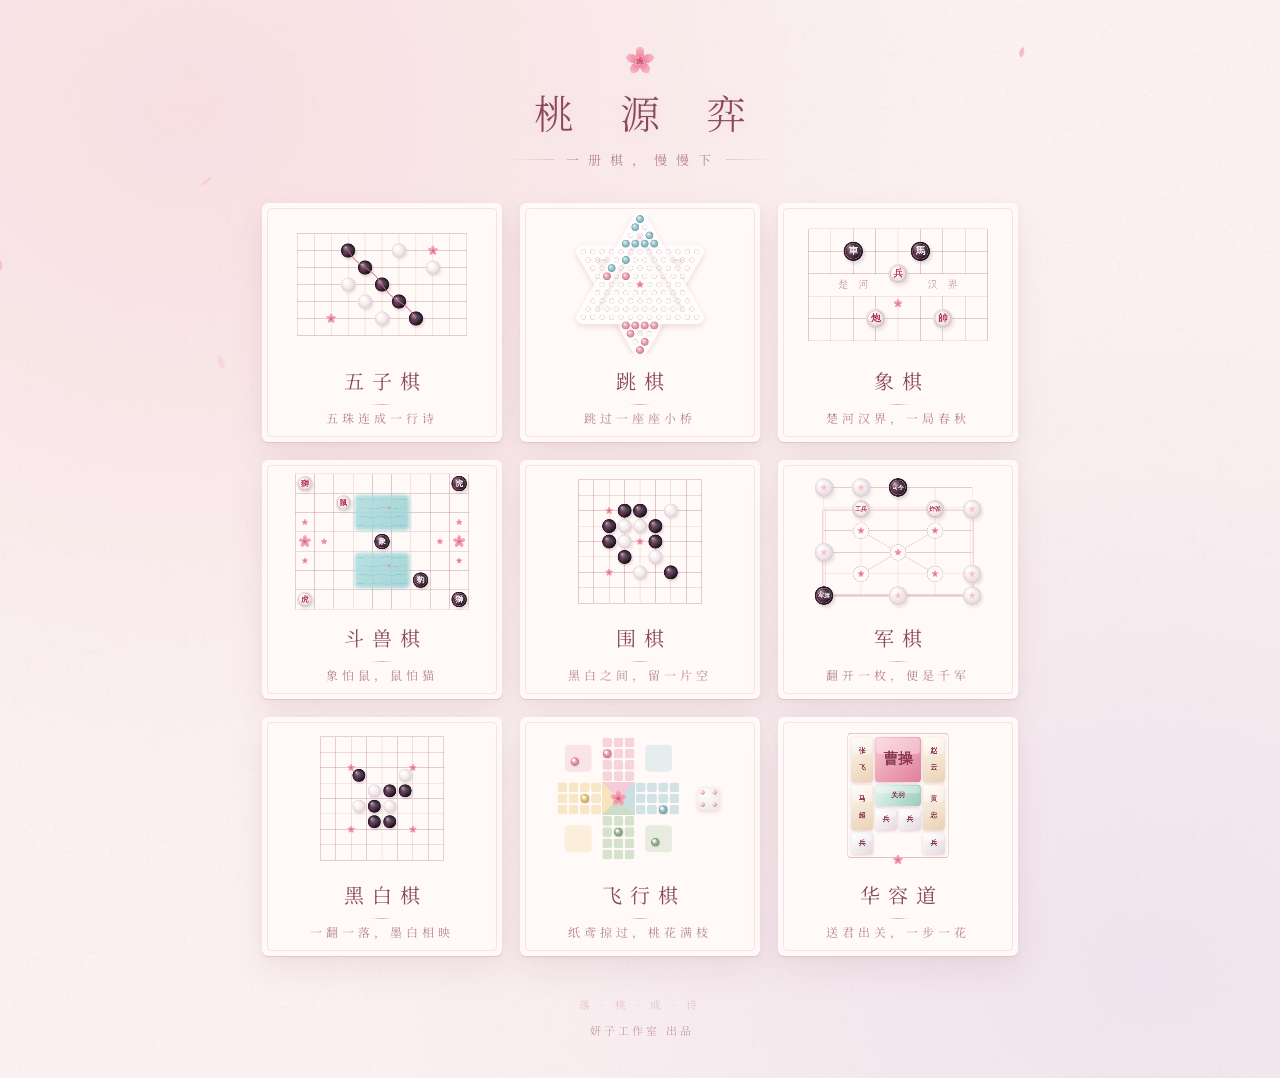
<file: index.html>
<!DOCTYPE html>
<html lang="zh-CN">
<head>
<meta charset="UTF-8">
<meta name="viewport" content="width=device-width, initial-scale=1.0">
<title>桃源弈</title>
<link rel="icon" href="data:image/svg+xml,%3Csvg xmlns='http://www.w3.org/2000/svg' viewBox='0 0 64 64'%3E%3Ccircle cx='32' cy='32' r='26' fill='%236e2240'/%3E%3Cellipse cx='24' cy='22' rx='8' ry='5' fill='%23ffdcea' opacity='.5' transform='rotate(-30 24 22)'/%3E%3C/svg%3E">
<meta property="og:type" content="website">
<meta property="og:site_name" content="桃源弈">
<meta property="og:title" content="桃源弈">
<meta property="og:description" content="桃源弈：在桃花源里慢慢下一盘棋。五子棋、跳棋、象棋、斗兽棋、围棋、军棋、黑白棋、飞行棋、华容道。">
<meta property="og:url" content="https://yanzi139715.github.io/gomoku/">
<meta property="og:image" content="https://yanzi139715.github.io/gomoku/og.png">
<meta property="og:image:width" content="1200">
<meta property="og:image:height" content="630">
<meta name="twitter:card" content="summary_large_image">
<link rel="apple-touch-icon" href="apple-touch-icon.png">
<meta name="description" content="桃源弈：在桃花源里慢慢下一盘棋。五子棋、跳棋、象棋、斗兽棋、围棋、军棋、黑白棋、飞行棋、华容道。">
<meta name="theme-color" content="#fbf1f0">
<style>@font-face{font-family:'Noto Serif SC';font-weight:300;font-display:swap;src:url(fonts/noto-serif-sc-300.woff2) format('woff2')}@font-face{font-family:'Noto Serif SC';font-weight:400;font-display:swap;src:url(fonts/noto-serif-sc-400.woff2) format('woff2')}@font-face{font-family:'Noto Serif SC';font-weight:600;font-display:swap;src:url(fonts/noto-serif-sc-600.woff2) format('woff2')}</style>
<link rel="preload" href="fonts/noto-serif-sc-400.woff2" as="font" type="font/woff2" crossorigin>
<style>
*,*::before,*::after{margin:0;padding:0;box-sizing:border-box}
:root{--bg:#fbf1f0;--ink:#8a4a5c;--soft:#b98593;--line:#e6c3ca}
body{min-height:100vh;display:flex;flex-direction:column;align-items:center;padding:44px 16px 40px;overflow-x:hidden;
  background:var(--bg);color:var(--ink);font-family:'Noto Serif SC','Songti SC',serif;
  background-image:radial-gradient(ellipse at 15% 10%,rgba(240,190,200,.35),transparent 50%),radial-gradient(ellipse at 90% 90%,rgba(220,200,230,.35),transparent 50%);
  animation:fadein .9s ease backwards}
@keyframes fadein{from{opacity:0;transform:translateY(8px)}to{opacity:1;transform:none}}
#sky{position:fixed;inset:0;pointer-events:none;z-index:0}
.title{font-size:40px;font-weight:300;letter-spacing:18px;text-indent:18px;line-height:1.2;text-align:center;position:relative;text-shadow:0 2px 14px rgba(217,87,127,.12)}
#bloom{display:block;width:34px;height:34px;margin:0 auto 10px;position:relative}
.sub{display:flex;align-items:center;gap:12px;font-size:13px;letter-spacing:3px;color:var(--soft);margin:14px 0 34px;position:relative}
.sub::before,.sub::after{content:'';width:46px;height:1px;background:linear-gradient(90deg,transparent,var(--line))}.sub::after{transform:scaleX(-1)}
.grid{display:grid;grid-template-columns:repeat(3,minmax(0,240px));gap:18px;position:relative}
@media(max-width:820px){.grid{grid-template-columns:repeat(2,minmax(0,260px))}}
@media(max-width:480px){.grid{grid-template-columns:repeat(2,minmax(0,1fr));gap:12px;width:100%}a.card{padding:8px 8px 12px}a.card::before{inset:4px}.name{font-size:17px;letter-spacing:5px;text-indent:5px;margin-top:8px}.name::after{margin-top:7px}.tag{font-size:11px;letter-spacing:1px}}
a.card{display:block;text-decoration:none;color:inherit;background:#fffaf8;border-radius:6px;box-shadow:0 1px 0 #e6c3ca,0 2px 6px rgba(140,70,90,.05),0 14px 34px rgba(140,70,90,.10);padding:12px 12px 16px;transition:transform .35s cubic-bezier(.2,.7,.3,1),box-shadow .35s}
a.card::before{content:'';position:absolute;inset:5px;border:1px solid rgba(230,160,178,.28);border-radius:4px;pointer-events:none}
a.card:hover{transform:translateY(-4px);box-shadow:0 1px 0 #e6c3ca,0 4px 10px rgba(217,87,127,.08),0 20px 44px rgba(217,87,127,.18)}
a.card:active{transform:scale(.98)}
a.card{position:relative;animation:rise .7s cubic-bezier(.2,.7,.3,1) both;animation-delay:calc(var(--i,0)*70ms + .15s)}
@keyframes rise{from{opacity:0;transform:translateY(14px)}to{opacity:1;transform:none}}
/* 上次玩的那个棋：右上角一枚小小的胭脂印 */
a.card.last::after{content:'上次在下';position:absolute;top:10px;right:10px;font-size:11px;letter-spacing:2px;padding:2px 7px 2px 9px;color:#fff;background:rgba(201,77,116,.82);border-radius:3px}
@media(max-width:480px){
  /* 九张卡片两列排，最后一张横着铺满一行：左边小图、右边名字 */
  a.card:last-child{grid-column:1/-1;display:flex;align-items:center;gap:6px;padding:8px 14px 8px 8px}
  a.card:last-child canvas{width:52%;flex:none}
  a.card:last-child .txt{flex:1}
  a.card.last::after{top:6px;right:6px;font-size:10px;padding:1px 5px 1px 6px}
}
@media(prefers-reduced-motion:reduce){a.card{animation:none}}


canvas{display:block;width:100%;height:auto;border-radius:2px}
.name{font-size:20px;font-weight:400;letter-spacing:8px;text-indent:8px;text-align:center;margin-top:12px}
.tag{font-size:12px;letter-spacing:4px;color:var(--soft);text-align:center;margin-top:4px}
.name::after{content:'';display:block;width:22px;height:1px;margin:9px auto 0;background:linear-gradient(90deg,transparent,#e8a8b8,transparent)}
.footer{margin-top:40px;font-size:11px;letter-spacing:4px;color:var(--line);position:relative}
.studio{margin-top:10px;font-size:11px;letter-spacing:3px;text-indent:3px;color:var(--soft);opacity:.75;user-select:none;position:relative}
/* 小屏手机（iPhone SE 等 320–360 宽）：标语收紧字距，不折行 */
@media(max-width:360px){.name{font-size:18px;letter-spacing:5px;text-indent:5px}.tag{font-size:11px;letter-spacing:1px;white-space:nowrap}}
</style>
</head>
<body>
<canvas id="sky"></canvas>
<canvas id="bloom" width="102" height="102" aria-hidden="true"></canvas>
<div class="title">桃 源 弈</div>
<div class="sub">一 册 棋 ， 慢 慢 下</div>
<div class="grid">
  <a class="card" style="--i:0" href="wuziqi.html"><canvas data-g="wu" width="560" height="360"></canvas><div class="txt"><div class="name">五子棋</div><div class="tag">五珠连成一行诗</div></div></a>
  <a class="card" style="--i:1" href="tiaoqi.html"><canvas data-g="tiao" width="560" height="360"></canvas><div class="txt"><div class="name">跳棋</div><div class="tag">跳过一座座小桥</div></div></a>
  <a class="card" style="--i:2" href="xiangqi.html"><canvas data-g="xiang" width="560" height="360"></canvas><div class="txt"><div class="name">象棋</div><div class="tag">楚河汉界，一局春秋</div></div></a>
  <a class="card" style="--i:3" href="doushou.html"><canvas data-g="dou" width="560" height="360"></canvas><div class="txt"><div class="name">斗兽棋</div><div class="tag">象怕鼠，鼠怕猫</div></div></a>
  <a class="card" style="--i:4" href="weiqi.html"><canvas data-g="wei" width="560" height="360"></canvas><div class="txt"><div class="name">围棋</div><div class="tag">黑白之间，留一片空</div></div></a>
  <a class="card" style="--i:5" href="junqi.html"><canvas data-g="jun" width="560" height="360"></canvas><div class="txt"><div class="name">军棋</div><div class="tag">翻开一枚，便是千军</div></div></a>
  <a class="card" style="--i:6" href="heibaiqi.html"><canvas data-g="hei" width="560" height="360"></canvas><div class="txt"><div class="name">黑白棋</div><div class="tag">一翻一落，墨白相映</div></div></a>
  <a class="card" style="--i:7" href="feixingqi.html"><canvas data-g="fei" width="560" height="360"></canvas><div class="txt"><div class="name">飞行棋</div><div class="tag">纸鸢掠过，桃花满枝</div></div></a>
  <a class="card" style="--i:8" href="huarongdao.html"><canvas data-g="hua" width="560" height="360"></canvas><div class="txt"><div class="name">华容道</div><div class="tag">送君出关，一步一花</div></div></a>
</div>
<div class="footer">落 · 桃 · 成 · 诗</div>
<div class="studio">妍子工作室 出品</div>
<script>
let ctx;
function blob(x,y,r,col,a){const b=ctx.createRadialGradient(x,y,0,x,y,r);b.addColorStop(0,col.replace('A',a));b.addColorStop(1,col.replace('A',0));ctx.fillStyle=b;ctx.fillRect(x-r,y-r,r*2,r*2)}
// 珍珠（和五子棋同一画法）；tint 用来给跳棋上色
function pearl(x,y,R,p,tint){const t=p===1?'70,25,45':'150,110,130';
  const sg=ctx.createRadialGradient(x+R*.18,y+R*.26,R*.3,x+R*.18,y+R*.26,R*1.25);sg.addColorStop(0,`rgba(${t},.3)`);sg.addColorStop(1,`rgba(${t},0)`);ctx.fillStyle=sg;ctx.beginPath();ctx.arc(x+R*.18,y+R*.26,R*1.25,0,7);ctx.fill();
  ctx.save();ctx.beginPath();ctx.arc(x,y,R,0,7);ctx.clip();const b=ctx.createRadialGradient(x-R*.35,y-R*.4,R*.1,x,y,R*1.05);
  if(p===1){b.addColorStop(0,'#6d4a63');b.addColorStop(.45,'#3e2235');b.addColorStop(1,'#1c0c17')}
  else if(tint){b.addColorStop(0,'#fffdfb');b.addColorStop(.5,tint[0]);b.addColorStop(1,tint[1])}
  else{b.addColorStop(0,'#fffdfb');b.addColorStop(.5,'#f6eeee');b.addColorStop(.85,'#e6d9df');b.addColorStop(1,'#d3c4cf')}
  ctx.fillStyle=b;ctx.fillRect(x-R,y-R,R*2,R*2);ctx.globalCompositeOperation=p===1?'screen':'soft-light';const k=p===1?1:1.6;
  blob(x+R*.35,y-R*.15,R*.75,'rgba(120,200,190,A)',.22*k);blob(x-R*.4,y+R*.35,R*.8,'rgba(230,140,190,A)',.25*k);ctx.globalCompositeOperation='source-over';
  blob(x-R*.32,y-R*.38,R*.55,'rgba(255,255,255,A)',p===1?.35:.75);blob(x-R*.36,y-R*.42,R*.13,'rgba(255,255,255,A)',p===1?.85:1);ctx.restore()}
function petal(x,y,s,col){ctx.fillStyle=col;ctx.beginPath();ctx.moveTo(x,y+s);ctx.bezierCurveTo(x-s,y+s*.25,x-s*.7,y-s*.85,x,y-s);ctx.bezierCurveTo(x+s*.7,y-s*.85,x+s,y+s*.25,x,y+s);ctx.fill()}
function flower(x,y,s){ctx.save();ctx.translate(x,y);
  for(let k=0;k<5;k++){ctx.save();ctx.rotate(k*Math.PI*2/5);const g=ctx.createRadialGradient(0,0,s*.1,0,0,s*1.7);g.addColorStop(0,'#d9577f');g.addColorStop(.3,'#f08aa8');g.addColorStop(1,'#f9bccb');petal(0,-s*.9,s*.78,g);ctx.restore()}
  ctx.strokeStyle='#c94d74';ctx.lineWidth=s*.08;ctx.fillStyle='#f5cf6a';for(let k=0;k<9;k++){const a=k*Math.PI*2/9+.2,l=s*(.42+.12*(k%2));ctx.beginPath();ctx.moveTo(0,0);ctx.lineTo(Math.cos(a)*l,Math.sin(a)*l);ctx.stroke();ctx.beginPath();ctx.arc(Math.cos(a)*l,Math.sin(a)*l,s*.07,0,7);ctx.fill()}
  ctx.restore()}
const LINE='rgba(170,100,120,.42)';
function grid(x0,y0,cols,rows,c){ctx.strokeStyle=LINE;ctx.lineWidth=1.6;for(let i=0;i<cols;i++){ctx.beginPath();ctx.moveTo(x0+i*c,y0);ctx.lineTo(x0+i*c,y0+(rows-1)*c);ctx.stroke()}for(let j=0;j<rows;j++){ctx.beginPath();ctx.moveTo(x0,y0+j*c);ctx.lineTo(x0+(cols-1)*c,y0+j*c);ctx.stroke()}}
function disc(x,y,R,p,ch,red){pearl(x,y,R,p);ctx.strokeStyle=p===1?'rgba(255,215,230,.45)':'rgba(170,100,120,.35)';ctx.lineWidth=R*.06;ctx.beginPath();ctx.arc(x,y,R*.8,0,7);ctx.stroke();
  ctx.fillStyle=red?'#b8324f':(p===1?'#f6e6ec':'#4a2a3a');ctx.font=`600 ${ch.length>1?R*.62:R*1.0}px 'Noto Serif SC',serif`;ctx.textAlign='center';ctx.textBaseline='middle';ctx.fillText(ch,x,y+R*.04)}
const DRAW={
  wu(W,H){const c=44,x0=W/2-c*5,y0=H/2-c*3;grid(x0,y0,11,7,c);
    [[1,3,1],[2,4,1],[3,5,1],[4,6,1],[5,7,1],[1,6,2],[2,8,2],[3,3,2],[4,4,2],[5,5,2]].forEach(([r,cc,p])=>pearl(x0+cc*c,y0+r*c,c*.42,p));
    ctx.strokeStyle='rgba(214,110,138,.8)';ctx.lineWidth=2.5;ctx.beginPath();for(let i=0;i<=40;i++){const k=i/40,x=x0+c*3+c*4*k,y=y0+c+c*4*k,w=Math.sin(k*Math.PI*4)*4;ctx.lineTo(x-w*.7,y+w*.7)}ctx.stroke();
    flower(x0+c*2,y0+c*5,8);flower(x0+c*8,y0+c*1,8)},
  tiao(W,H){const D=24.5,cx=W/2,cy=H/2,SQ=Math.sqrt(3)/2,P6=[[234,150,170],[146,184,136],[166,156,200],[140,190,198],[244,224,228],[234,200,116]];
    const holes=[];for(let q=-8;q<=8;q++)for(let r=-8;r<=8;r++){const s2=-q-r;if(Math.abs(s2)>8)continue;if((q>=-4&&r>=-4&&s2>=-4)||(q<=4&&r<=4&&s2<=4))holes.push({x:cx+(q+r/2)*D,y:cy+r*SQ*D,c:r>=5?0:r<=-5?3:-1})}
    const T=sg=>[[8,-4],[-4,8],[-4,-4]].map(([q,r])=>[cx+(sg*q+sg*r/2)*D,cy+sg*r*SQ*D]);
    ctx.save();ctx.shadowColor='rgba(140,70,90,.16)';ctx.shadowBlur=16;ctx.shadowOffsetY=6;ctx.fillStyle=ctx.strokeStyle='#fffdfc';ctx.lineJoin='round';ctx.lineWidth=D*1.5;for(const t of[T(1),T(-1)]){ctx.beginPath();ctx.moveTo(...t[0]);ctx.lineTo(...t[1]);ctx.lineTo(...t[2]);ctx.closePath();ctx.fill();ctx.stroke()}ctx.restore();
    holes.forEach(h=>{ctx.strokeStyle='rgba(170,100,120,.45)';ctx.lineWidth=1;ctx.beginPath();ctx.arc(h.x,h.y,D*.26,0,7);ctx.stroke()});
    const jade=(x,y,c)=>{const R=D*.42;ctx.save();ctx.beginPath();ctx.arc(x,y,R,0,7);ctx.clip();const g=ctx.createRadialGradient(x-R*.2,y-R*.25,R*.1,x,y,R*1.05);g.addColorStop(0,`rgb(${c.map(v=>v+(255-v)*.45|0)})`);g.addColorStop(.6,`rgb(${c})`);g.addColorStop(1,`rgb(${c.map(v=>v*.8|0)})`);ctx.fillStyle=g;ctx.fillRect(x-R,y-R,R*2,R*2);
      const hg=ctx.createRadialGradient(x-R*.3,y-R*.35,0,x-R*.3,y-R*.35,R*.6);hg.addColorStop(0,'rgba(255,255,255,.55)');hg.addColorStop(1,'rgba(255,255,255,0)');ctx.fillStyle=hg;ctx.fillRect(x-R,y-R,R*2,R*2);ctx.restore()};
    holes.forEach((h,i)=>{if(h.c===0&&i%4!==1)jade(h.x,h.y,P6[0]);if(h.c===3&&i%3!==0)jade(h.x,h.y,P6[3])});
    const mid=holes.filter(h=>h.c<0);[[40,0],[30,3],[22,0],[47,3]].forEach(([k,p])=>jade(mid[k].x,mid[k].y,P6[p]));
    flower(cx,cy,6)},
  xiang(W,H){const c=58,x0=W/2-c*4,y0=36;ctx.strokeStyle=LINE;ctx.lineWidth=1.6;
    for(let j=0;j<6;j++){if(j===2||j===3)continue}grid(x0,y0,9,3,c);grid(x0,y0+c*3,9,3,c);ctx.beginPath();ctx.moveTo(x0,y0+c*2);ctx.lineTo(x0,y0+c*3);ctx.moveTo(x0+c*8,y0+c*2);ctx.lineTo(x0+c*8,y0+c*3);ctx.stroke();
    ctx.fillStyle='rgba(170,100,120,.5)';ctx.font=`300 26px 'Noto Serif SC',serif`;ctx.textAlign='center';ctx.textBaseline='middle';ctx.fillText('楚　河',x0+c*2,y0+c*2.5);ctx.fillText('汉　界',x0+c*6,y0+c*2.5);
    disc(x0+c*2,y0+c,25,1,'車');disc(x0+c*5,y0+c*1,25,1,'馬');disc(x0+c*3,y0+c*4,25,2,'炮',1);disc(x0+c*6,y0+c*4,25,2,'帥',1);disc(x0+c*4,y0+c*2,25,2,'兵',1);flower(x0+c*4,y0+c*2.5+48,7)},
  dou(W,H){const c=50,x0=W/2-c*4.5,y0=H/2-c*3.5;grid(x0,y0,10,8,c);
    // 棋盘横过来放：左右两头是兽穴，中间两汪春水
    for(const ry of[1,4]){const x=x0+c*3,y=y0+ry*c,w=c*3,h=c*2;ctx.save();ctx.filter='blur(4px)';const g=ctx.createLinearGradient(x,y,x+w,y+h);g.addColorStop(0,'rgba(178,222,222,.9)');g.addColorStop(1,'rgba(150,206,210,.85)');ctx.fillStyle=g;ctx.beginPath();ctx.roundRect(x+4,y+4,w-8,h-8,10);ctx.fill();ctx.restore();
      ctx.strokeStyle='rgba(80,150,165,.28)';ctx.lineWidth=1.3;for(let k=0;k<4;k++){const yy=y+16+k*(h-32)/3;ctx.beginPath();for(let xx=10;xx<=w-10;xx+=3){const t=(xx-10)/(w-20),y2=yy+Math.sin(xx/8+k)*2*Math.sin(t*Math.PI);xx===10?ctx.moveTo(x+xx,y2):ctx.lineTo(x+xx,y2)}ctx.stroke()}
      ctx.save();ctx.translate(x+w*.62,y+h*.38);ctx.rotate(.6);petal(0,0,4.5,'#f18fab');ctx.restore()}
    for(const[i,j,s2]of[[0,3,10],[0,2,5],[0,4,5],[1,3,5],[8,3,10],[8,2,5],[8,4,5],[7,3,5]])flower(x0+c*(i+.5),y0+c*(j+.5),s2);
    const R=20;disc(x0+c*.5,y0+c*.5,R,2,'獅',1);disc(x0+c*.5,y0+c*6.5,R,2,'虎',1);disc(x0+c*2.5,y0+c*1.5,R,2,'鼠',1);disc(x0+c*4.5,y0+c*3.5,R,1,'象');disc(x0+c*8.5,y0+c*.5,R,1,'虎');disc(x0+c*8.5,y0+c*6.5,R,1,'獅');disc(x0+c*6.5,y0+c*5.5,R,1,'豹')},
  jun(W,H){const cx=96,cy=56,x0=W/2-cx*2,y0=H/2-cy*2.5,R=24,P=(i,j)=>[x0+i*cx,y0+j*cy];
    ctx.strokeStyle=LINE;ctx.lineWidth=1.4;for(let i=0;i<5;i++){ctx.beginPath();ctx.moveTo(...P(i,0));ctx.lineTo(...P(i,5));ctx.stroke()}for(let j=0;j<6;j++){ctx.beginPath();ctx.moveTo(...P(0,j));ctx.lineTo(...P(4,j));ctx.stroke()}
    ctx.beginPath();ctx.moveTo(...P(1,2));ctx.lineTo(...P(3,4));ctx.moveTo(...P(3,2));ctx.lineTo(...P(1,4));ctx.stroke();
    ctx.strokeStyle='rgba(214,110,138,.55)';ctx.lineWidth=1.2;for(const d of[-3,3]){for(const j of[1,5]){ctx.beginPath();ctx.moveTo(P(0,j)[0],P(0,j)[1]+d);ctx.lineTo(P(4,j)[0],P(4,j)[1]+d);ctx.stroke()}for(const i of[0,4]){ctx.beginPath();ctx.moveTo(P(i,1)[0]+d,P(i,1)[1]);ctx.lineTo(P(i,5)[0]+d,P(i,5)[1]);ctx.stroke()}}
    for(const[i,j]of[[1,2],[3,2],[2,3],[1,4],[3,4]]){const[x,y]=P(i,j);ctx.strokeStyle='rgba(170,100,120,.45)';ctx.lineWidth=1.2;ctx.fillStyle='#fffaf8';ctx.beginPath();ctx.arc(x,y,R*.85,0,7);ctx.fill();ctx.stroke();flower(x,y,5.5)}
    const back=(x,y)=>{pearl(x,y,R,2);ctx.save();ctx.globalAlpha=.35;flower(x,y,6);ctx.restore()};
    [[0,0],[1,0],[4,1],[0,3],[4,4],[2,5],[4,5]].forEach(([i,j])=>back(...P(i,j)));
    disc(...P(2,0),R,1,'司令');disc(...P(3,1),R,2,'炸弹',1);disc(...P(1,1),R,2,'工兵',1);disc(...P(0,5),R,1,'军旗')},
  hei(W,H){const c=40,x0=W/2-c*4,y0=H/2-c*4;ctx.strokeStyle=LINE;ctx.lineWidth=1.4;for(let i=0;i<=8;i++){ctx.beginPath();ctx.moveTo(x0+i*c,y0);ctx.lineTo(x0+i*c,y0+8*c);ctx.stroke();ctx.beginPath();ctx.moveTo(x0,y0+i*c);ctx.lineTo(x0+8*c,y0+i*c);ctx.stroke()}
    for(const[i,j]of[[2,2],[6,2],[2,6],[6,6]])flower(x0+i*c,y0+j*c,6);
    const C=(i,j,p)=>pearl(x0+(i+.5)*c,y0+(j+.5)*c,c*.42,p);[[3,3,2],[4,4,2],[3,4,1],[4,3,1],[5,3,1],[2,4,2],[3,5,1],[4,5,1],[5,2,2],[2,2,1]].forEach(([i,j,p])=>C(i,j,p));},
  fei(W,H){const s=29,cx=W/2-56,cy=H/2,col=[[234,150,170],[140,190,198],[146,184,136],[234,200,116]];
    const sq=(i,j,k,a=.38)=>{const c=col[k],x=cx+i*s,y=cy+j*s;ctx.fillStyle=`rgba(${c[0]},${c[1]},${c[2]},${a})`;ctx.beginPath();ctx.roundRect(x-s*.42,y-s*.42,s*.84,s*.84,5);ctx.fill()};
    // 十字形：四条臂，每条 3 格宽、4 格长，颜色轮流
    let k=0;for(let L=2;L<=5;L++)for(let w=-1;w<=1;w++){sq(w,-L,(k++)%4);sq(L,w,(k++)%4);sq(-w,L,(k++)%4);sq(-L,-w,(k++)%4)}
    // 中间终点：四色三角 + 一朵大桃花
    for(let q=0;q<4;q++){const c=col[q];ctx.fillStyle=`rgba(${c[0]},${c[1]},${c[2]},.45)`;ctx.beginPath();ctx.moveTo(cx,cy);const a1=q*Math.PI/2-Math.PI*3/4,a2=a1+Math.PI/2;ctx.lineTo(cx+Math.cos(a1)*s*2.1,cy+Math.sin(a1)*s*2.1);ctx.lineTo(cx+Math.cos(a2)*s*2.1,cy+Math.sin(a2)*s*2.1);ctx.fill()}
    flower(cx,cy,13);
    // 四角机场
    [[-3.6,-3.6,0],[3.6,-3.6,1],[3.6,3.6,2],[-3.6,3.6,3]].forEach(([i,j,q])=>{const c=col[q];ctx.fillStyle=`rgba(${c[0]},${c[1]},${c[2]},.22)`;ctx.beginPath();ctx.roundRect(cx+i*s-s*1.2,cy+j*s-s*1.2,s*2.4,s*2.4,10);ctx.fill()});
    const jade=(i,j,q)=>{const c=col[q];pearl(cx+i*s,cy+j*s,s*.38,2,[`rgb(${c.join(',')})`,`rgb(${c.map(v=>v*.78|0).join(',')})`])};
    jade(-1,-4,0);jade(4,1,1);jade(0,3,2);jade(-3,0,3);jade(-3.9,-3.3,0);jade(3.3,3.9,2);
    // 白玉方片骰子 + 四颗粉珍珠
    const dx=W/2+178,dy=H/2,d=58;ctx.save();ctx.shadowColor='rgba(140,70,90,.2)';ctx.shadowBlur=12;ctx.shadowOffsetY=5;ctx.fillStyle='#f7f1ed';ctx.beginPath();ctx.roundRect(dx-d/2,dy-d/2,d,d,d*.22);ctx.fill();ctx.restore();
    let g=ctx.createRadialGradient(dx-d*.2,dy-d*.25,2,dx,dy,d*.8);g.addColorStop(0,'#fffefc');g.addColorStop(1,'#efe6e1');ctx.fillStyle=g;ctx.beginPath();ctx.roundRect(dx-d/2,dy-d/2,d,d,d*.22);ctx.fill();
    for(const[a2,b2]of[[-1,-1],[1,-1],[-1,1],[1,1]])pearl(dx+a2*d*.27,dy+b2*d*.27,5.5,2,['#f4b6c6','#d77d97'])},
  hua(W,H){const c=62,x0=W/2-c*2,y0=H/2-c*2.5-8;ctx.strokeStyle='rgba(170,100,120,.5)';ctx.lineWidth=1.4;ctx.beginPath();ctx.roundRect(x0-6,y0-6,c*4+12,c*5+12,8);ctx.stroke();
    const blk=(i,j,w,h,top,bot,txt)=>{const x=x0+i*c+3,y=y0+j*c+3,ww=w*c-6,hh=h*c-6;ctx.save();ctx.shadowColor='rgba(140,70,90,.22)';ctx.shadowBlur=8;ctx.shadowOffsetY=3;
      const g=ctx.createLinearGradient(x,y,x+ww,y+hh);g.addColorStop(0,top);g.addColorStop(1,bot);ctx.fillStyle=g;ctx.beginPath();ctx.roundRect(x,y,ww,hh,8);ctx.fill();ctx.restore();
      ctx.fillStyle='rgba(255,255,255,.35)';ctx.beginPath();ctx.roundRect(x+3,y+3,ww-6,hh*.35,6);ctx.fill();
      ctx.fillStyle='#8a3a52';ctx.font=`600 ${Math.min(ww,hh)*.32}px 'Noto Serif SC',serif`;ctx.textAlign='center';ctx.textBaseline='middle';
      if(h>w&&txt.length===2){ctx.fillText(txt[0],x+ww/2,y+hh*.32);ctx.fillText(txt[1],x+ww/2,y+hh*.68)}else ctx.fillText(txt,x+ww/2,y+hh/2)};
    const wy=['#fffaf3','#ead2b4'],pk=['#f9c9d4','#e0809a'],qg=['#e2f4ee','#9ccdbb'],pw=['#ffffff','#e6d9df'];
    blk(0,0,1,2,...wy,'张飞');blk(1,0,2,2,...pk,'曹操');blk(3,0,1,2,...wy,'赵云');blk(0,2,1,2,...wy,'马超');blk(1,2,2,1,...qg,'关羽');blk(3,2,1,2,...wy,'黄忠');
    blk(1,3,1,1,...pw,'兵');blk(2,3,1,1,...pw,'兵');blk(0,4,1,1,...pw,'兵');blk(3,4,1,1,...pw,'兵');flower(x0+c*2,y0+c*5+12,8)},
  wei(W,H){const c=40,x0=W/2-c*4,y0=H/2-c*4;grid(x0,y0,9,9,c);
    const B=[[2,3],[2,4],[3,2],[4,2],[5,3],[4,5],[3,5],[6,6]],Wt=[[3,3],[3,4],[4,3],[5,5],[2,6],[6,4]];
    B.forEach(([r,cc])=>pearl(x0+cc*c,y0+r*c,c*.45,1));Wt.forEach(([r,cc])=>pearl(x0+cc*c,y0+r*c,c*.45,2));
    for(const[r,cc]of[[2,2],[2,6],[6,2],[6,6],[4,4]])if(!B.concat(Wt).some(p=>p[0]===r&&p[1]===cc))flower(x0+cc*c,y0+r*c,6)}
};
try{const L=localStorage.getItem('taoyuan-last');if(L){const a=document.querySelector(`a.card[href="${L}"]`);a&&a.classList.add('last')}}catch(e){}
document.querySelectorAll('canvas[data-g]').forEach(cv=>{ctx=cv.getContext('2d');ctx.fillStyle='#fffaf8';ctx.fillRect(0,0,cv.width,cv.height);DRAW[cv.dataset.g](cv.width,cv.height)});
// 底色加一层很淡的纸纤维，像信笺纸
(()=>{const T=document.createElement('canvas');T.width=T.height=300;const c=T.getContext('2d');let s=7;const r=()=>(s=s*16807%2147483647)/2147483647;
  for(let i=0;i<1800;i++){c.fillStyle=`rgba(170,110,125,${r()*.04})`;c.fillRect(r()*300,r()*300,1,1)}
  c.lineWidth=.6;for(let i=0;i<90;i++){const x=r()*300,y=r()*300,a=r()*6,l=6+r()*16;c.strokeStyle=`rgba(190,130,145,${.04+r()*.05})`;c.beginPath();c.moveTo(x,y);c.quadraticCurveTo(x+Math.cos(a+1)*l*.5,y+Math.sin(a+1)*l*.5,x+Math.cos(a)*l,y+Math.sin(a)*l);c.stroke()}
  document.body.style.backgroundImage=getComputedStyle(document.body).backgroundImage+`,url(${T.toDataURL()})`})();
// 标题上一朵小桃花
(()=>{const cv=document.getElementById('bloom');ctx=cv.getContext('2d');flower(51,51,26)})();
// 背景慢慢飘几片桃花瓣，飘的时候一面一面地翻
const sky=document.getElementById('sky'),sc=sky.getContext('2d');let P=[];
function rs(){sky.width=innerWidth*devicePixelRatio;sky.height=innerHeight*devicePixelRatio}rs();addEventListener('resize',rs);
for(let i=0;i<11;i++)P.push({x:Math.random(),y:Math.random(),s:4+Math.random()*5,v:.00022+Math.random()*.0003,r:Math.random()*6,w:Math.random()*6,f:Math.random()*6,fv:.012+Math.random()*.02,c:['#f6a5bb','#f18fab','#fbc4d2','#f7b3c5'][i%4]});
const reduce=matchMedia('(prefers-reduced-motion: reduce)').matches;
function tick(){sc.clearRect(0,0,sky.width,sky.height);const d=devicePixelRatio;
  for(const p of P){if(!reduce){p.y+=p.v;p.w+=.01;p.r+=.008;p.f+=p.fv;if(p.y>1.05){p.y=-.05;p.x=Math.random()}}
    const x=(p.x+Math.sin(p.w)*.02)*sky.width,y=p.y*sky.height;sc.save();sc.translate(x,y);sc.rotate(p.r);sc.scale(Math.cos(p.f)*.75+.25*Math.sign(Math.cos(p.f)||1),1);sc.globalAlpha=.4+.2*Math.abs(Math.cos(p.f));sc.fillStyle=p.c;const s=p.s*d;
    sc.beginPath();sc.moveTo(0,s);sc.bezierCurveTo(-s,s*.25,-s*.7,-s*.85,0,-s);sc.bezierCurveTo(s*.7,-s*.85,s,s*.25,0,s);sc.fill();sc.restore()}
  if(!reduce)requestAnimationFrame(tick)}
tick();
</script>
</body>
</html>
</file>
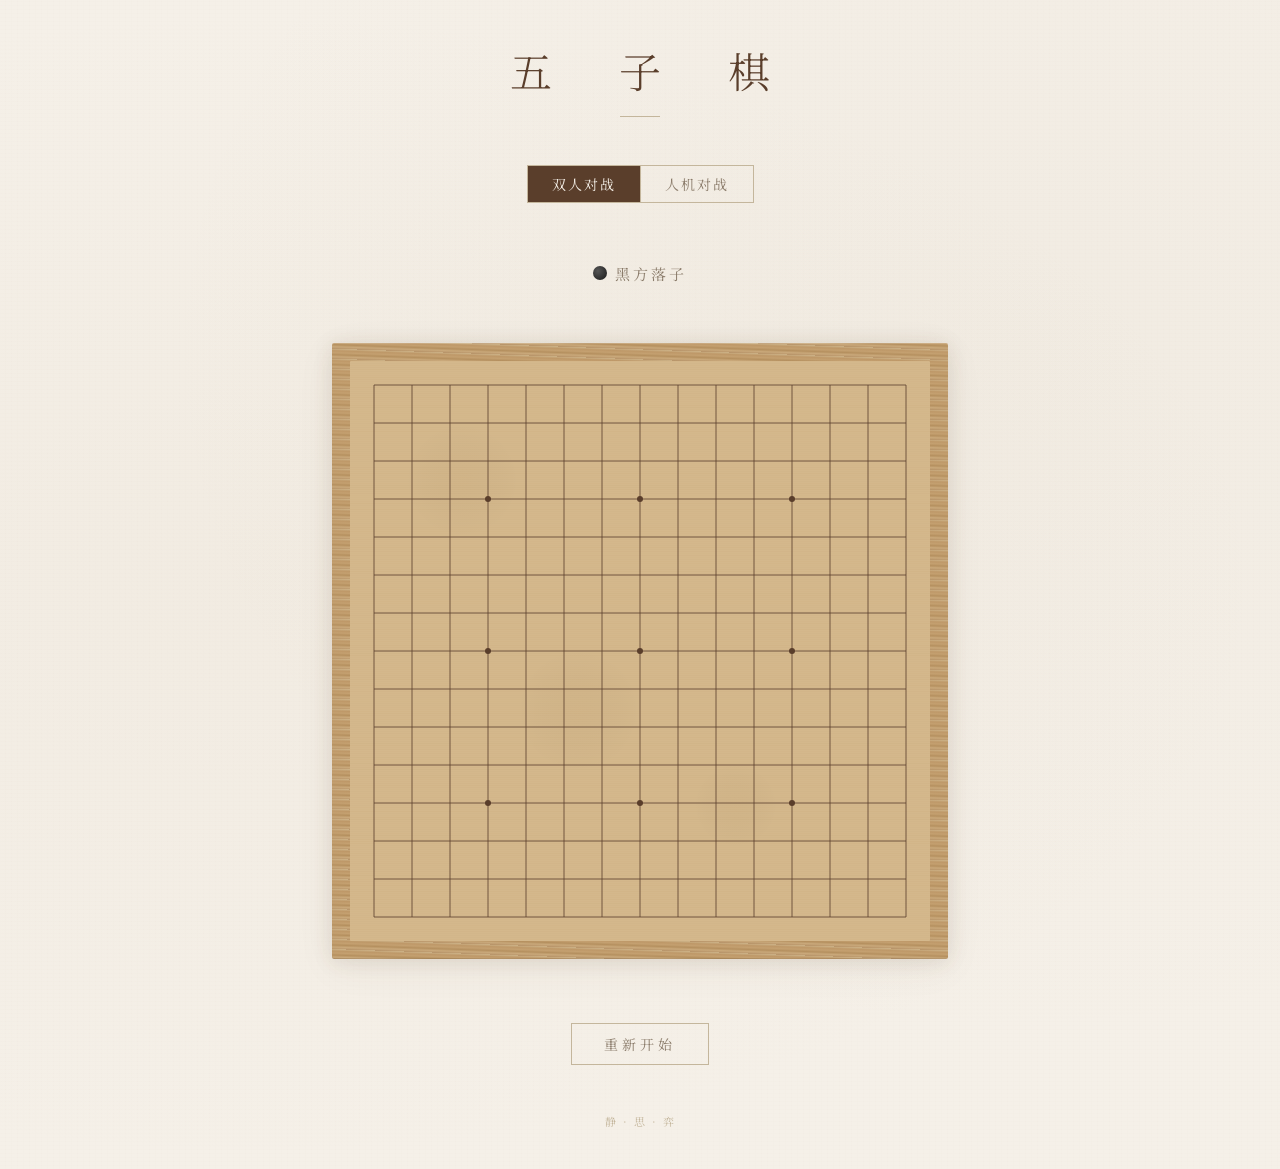
<file: design-a.html>
<!DOCTYPE html>
<html lang="zh-CN">
<head>
<meta charset="UTF-8">
<meta name="viewport" content="width=device-width, initial-scale=1.0">
<title>五子棋</title>
<link href="https://fonts.googleapis.com/css2?family=Noto+Serif+SC:wght@300;400;600&display=swap" rel="stylesheet">
<style>
  *, *::before, *::after { margin: 0; padding: 0; box-sizing: border-box; }

  @keyframes fadeIn {
    from { opacity: 0; transform: translateY(8px); }
    to { opacity: 1; transform: translateY(0); }
  }

  body {
    min-height: 100vh;
    display: flex;
    flex-direction: column;
    align-items: center;
    justify-content: center;
    font-family: 'Noto Serif SC', 'Source Han Serif SC', 'SimSun', serif;
    color: #5a3e2b;
    /* warm rice-paper / xuan paper background */
    background-color: #f5f0e8;
    background-image:
      /* subtle paper fiber texture */
      repeating-linear-gradient(
        0deg,
        transparent,
        transparent 3px,
        rgba(90, 62, 43, 0.008) 3px,
        rgba(90, 62, 43, 0.008) 4px
      ),
      repeating-linear-gradient(
        90deg,
        transparent,
        transparent 5px,
        rgba(90, 62, 43, 0.006) 5px,
        rgba(90, 62, 43, 0.006) 6px
      ),
      /* faint grain */
      radial-gradient(ellipse at 20% 50%, rgba(200, 180, 150, 0.08) 0%, transparent 70%),
      radial-gradient(ellipse at 80% 30%, rgba(180, 160, 130, 0.06) 0%, transparent 60%);
    padding: 40px 20px;
    overflow-x: hidden;
  }

  /* ---- Title ---- */
  .title {
    font-size: 42px;
    font-weight: 300;
    letter-spacing: 28px;
    margin-bottom: 48px;
    color: #5a3e2b;
    text-indent: 28px; /* compensate letter-spacing on last char */
    animation: fadeIn 0.8s ease;
    user-select: none;
    position: relative;
  }
  .title::after {
    content: '';
    display: block;
    width: 40px;
    height: 1px;
    background: #c4b69c;
    margin: 16px auto 0;
  }

  /* ---- Controls ---- */
  .controls {
    display: flex;
    flex-direction: column;
    align-items: center;
    gap: 20px;
    margin-bottom: 36px;
    animation: fadeIn 0.8s ease 0.15s both;
  }

  /* tab-style mode selector */
  .mode-tabs {
    display: flex;
    gap: 0;
    border: 1px solid #c4b69c;
  }
  .mode-tabs button {
    background: transparent;
    border: none;
    padding: 8px 24px;
    font-family: inherit;
    font-size: 14px;
    color: #8a7b6a;
    cursor: pointer;
    letter-spacing: 2px;
    transition: background 0.3s, color 0.3s;
  }
  .mode-tabs button + button {
    border-left: 1px solid #c4b69c;
  }
  .mode-tabs button.active {
    background: #5a3e2b;
    color: #f5f0e8;
  }
  .mode-tabs button:hover:not(.active) {
    background: rgba(90, 62, 43, 0.06);
  }

  .sub-controls {
    display: flex;
    gap: 24px;
    align-items: center;
  }

  select {
    font-family: inherit;
    font-size: 13px;
    color: #5a3e2b;
    background: transparent;
    border: 1px solid #c4b69c;
    padding: 6px 14px;
    letter-spacing: 1px;
    cursor: pointer;
    appearance: none;
    -webkit-appearance: none;
    background-image: url("data:image/svg+xml,%3Csvg xmlns='http://www.w3.org/2000/svg' width='10' height='6'%3E%3Cpath d='M0 0l5 6 5-6z' fill='%23c4b69c'/%3E%3C/svg%3E");
    background-repeat: no-repeat;
    background-position: right 10px center;
    padding-right: 28px;
    transition: border-color 0.3s;
  }
  select:hover { border-color: #8a7b6a; }
  select:focus { outline: none; border-color: #5a3e2b; }

  /* ---- Status ---- */
  .status {
    font-size: 15px;
    font-weight: 400;
    letter-spacing: 3px;
    color: #8a7b6a;
    height: 28px;
    display: flex;
    align-items: center;
    gap: 8px;
    margin-bottom: 28px;
    animation: fadeIn 0.8s ease 0.25s both;
    user-select: none;
  }
  .status .stone-dot {
    width: 14px; height: 14px; border-radius: 50%; display: inline-block;
  }
  .status .stone-dot.black {
    background: radial-gradient(circle at 35% 35%, #555, #1a1a1a);
  }
  .status .stone-dot.white {
    background: radial-gradient(circle at 35% 35%, #fff, #ccc);
    border: 1px solid #c4b69c;
  }
  .status.game-over {
    color: #5a3e2b;
    font-weight: 600;
  }

  /* ---- Board ---- */
  .board-container {
    position: relative;
    padding: 28px;
    animation: fadeIn 0.8s ease 0.35s both;
  }
  /* wood grain border */
  .board-frame {
    padding: 18px;
    background:
      /* horizontal wood grain */
      repeating-linear-gradient(
        2deg,
        #b8956a,
        #c9a87a 2px,
        #b5905f 4px,
        #c4a070 6px,
        #be9868 8px,
        #cbb085 10px
      );
    border-radius: 2px;
    box-shadow:
      0 2px 20px rgba(90, 62, 43, 0.12),
      0 8px 40px rgba(90, 62, 43, 0.06),
      inset 0 1px 0 rgba(255,255,255,0.15),
      inset 0 -1px 0 rgba(0,0,0,0.08);
  }

  canvas {
    display: block;
    cursor: pointer;
    border-radius: 1px;
  }

  /* ---- Restart button ---- */
  .restart-btn {
    margin-top: 36px;
    padding: 10px 32px;
    font-family: inherit;
    font-size: 14px;
    letter-spacing: 4px;
    color: #8a7b6a;
    background: transparent;
    border: 1px solid #c4b69c;
    cursor: pointer;
    transition: color 0.3s, border-color 0.3s;
    animation: fadeIn 0.8s ease 0.45s both;
  }
  .restart-btn:hover {
    color: #5a3e2b;
    border-color: #5a3e2b;
  }

  /* ---- Footer whisper ---- */
  .footer {
    margin-top: 48px;
    font-size: 11px;
    letter-spacing: 2px;
    color: #c4b69c;
    animation: fadeIn 0.8s ease 0.55s both;
    user-select: none;
  }
</style>
</head>
<body>

<div class="title">五 子 棋</div>

<div class="controls">
  <div class="mode-tabs" id="modeTabs">
    <button class="active" data-mode="pvp">双人对战</button>
    <button data-mode="pvc">人机对战</button>
  </div>
  <div class="sub-controls">
    <select id="diffSelect">
      <option value="easy">简单</option>
      <option value="medium" selected>普通</option>
      <option value="hard">困难</option>
    </select>
    <select id="colorSelect">
      <option value="1" selected>执黑先手</option>
      <option value="2">执白后手</option>
    </select>
  </div>
</div>

<div class="status" id="status"><span class="stone-dot black"></span> 黑方落子</div>

<div class="board-container">
  <div class="board-frame">
    <canvas id="board"></canvas>
  </div>
</div>

<button class="restart-btn" id="restartBtn">重新开始</button>

<div class="footer">静 · 思 · 弈</div>

<script>
// ========== Constants ==========
const SIZE = 15, CELL = 38, PAD = 24, STONE_R = 16;
const canvas = document.getElementById('board');
const ctx = canvas.getContext('2d');
const total = CELL * (SIZE - 1) + PAD * 2;
canvas.width = canvas.height = total;

let grid, currentPlayer, gameOver, winLine, hover, aiThinking;
// Win animation state
let winAnimStart = 0;       // timestamp when win animation started
let winParticles = [];       // ink wash particles
let inkDrops = [];           // ink splatter drops
let animFrameId = null;      // rAF handle

// ========== UI Helpers ==========
function getMode() {
  const active = document.querySelector('.mode-tabs button.active');
  return active ? active.dataset.mode : 'pvp';
}
function getDiff() { return document.getElementById('diffSelect').value; }
function getPlayerColor() { return +document.getElementById('colorSelect').value; }
function getAiColor() { return 3 - getPlayerColor(); }

// Tab mode selector
document.getElementById('modeTabs').addEventListener('click', e => {
  const btn = e.target.closest('button[data-mode]');
  if (!btn) return;
  document.querySelectorAll('.mode-tabs button').forEach(b => b.classList.remove('active'));
  btn.classList.add('active');
  resetGame();
});

document.getElementById('restartBtn').addEventListener('click', resetGame);
document.getElementById('diffSelect').addEventListener('change', resetGame);
document.getElementById('colorSelect').addEventListener('change', resetGame);

function updateModeUI() {
  const isPvc = getMode() === 'pvc';
  document.getElementById('diffSelect').style.display = isPvc ? '' : 'none';
  document.getElementById('colorSelect').style.display = isPvc ? '' : 'none';
}

function updateStatus(msg) {
  const el = document.getElementById('status');
  el.classList.remove('game-over');
  if (msg) {
    el.innerHTML = msg;
    el.classList.add('game-over');
    return;
  }
  const cls = currentPlayer === 1 ? 'black' : 'white';
  const name = currentPlayer === 1 ? '黑方' : '白方';
  el.innerHTML = `<span class="stone-dot ${cls}"></span> ${name}落子`;
}

// ========== Drawing ==========
// Pre-render wood grain board background
function createBoardBg() {
  const bg = document.createElement('canvas');
  bg.width = bg.height = total;
  const bx = bg.getContext('2d');
  // warm wood tone
  bx.fillStyle = '#d4b88c';
  bx.fillRect(0, 0, total, total);
  // grain lines
  for (let y = 0; y < total; y += 2) {
    bx.fillStyle = `rgba(160,120,70,${0.02 + Math.random() * 0.03})`;
    bx.fillRect(0, y, total, 1);
  }
  // knot-like circles (very subtle)
  for (let i = 0; i < 3; i++) {
    const kx = Math.random() * total, ky = Math.random() * total;
    const g = bx.createRadialGradient(kx, ky, 0, kx, ky, 40 + Math.random() * 30);
    g.addColorStop(0, 'rgba(140,100,50,0.04)');
    g.addColorStop(1, 'transparent');
    bx.fillStyle = g;
    bx.fillRect(0, 0, total, total);
  }
  return bg;
}
const boardBg = createBoardBg();

function draw() {
  // board background
  ctx.drawImage(boardBg, 0, 0);

  // grid lines - deep sienna
  ctx.strokeStyle = '#5a3e2b';
  ctx.lineWidth = 0.8;
  for (let i = 0; i < SIZE; i++) {
    const p = PAD + i * CELL;
    ctx.beginPath(); ctx.moveTo(PAD, p); ctx.lineTo(PAD + (SIZE - 1) * CELL, p); ctx.stroke();
    ctx.beginPath(); ctx.moveTo(p, PAD); ctx.lineTo(p, PAD + (SIZE - 1) * CELL); ctx.stroke();
  }

  // star points (hoshi)
  const stars = [3, 7, 11];
  ctx.fillStyle = '#5a3e2b';
  for (const r of stars) for (const c of stars) {
    ctx.beginPath();
    ctx.arc(PAD + c * CELL, PAD + r * CELL, 3, 0, Math.PI * 2);
    ctx.fill();
  }

  // stones (with breathing animation for winning stones)
  const elapsed = winAnimStart ? (Date.now() - winAnimStart) / 1000 : 999;
  const isAnimActive = winAnimStart && elapsed < 3.5;

  for (let r = 0; r < SIZE; r++) for (let c = 0; c < SIZE; c++) {
    if (!grid[r][c]) continue;
    // Check if this stone is a winning stone for breathing effect
    let breathScale = 1;
    if (isAnimActive && winLine) {
      const idx = winLine.findIndex(s => s.r === r && s.c === c);
      if (idx >= 0) {
        const delay = idx * 0.06;
        const t = Math.max(0, elapsed - delay);
        breathScale = 1 + 0.12 * Math.sin(t * 3.5 * Math.PI);
      }
    }
    if (breathScale !== 1) {
      const x = PAD + c * CELL, y = PAD + r * CELL;
      ctx.save();
      ctx.translate(x, y);
      ctx.scale(breathScale, breathScale);
      ctx.translate(-x, -y);
      drawStone(r, c, grid[r][c], 1);
      ctx.restore();
    } else {
      drawStone(r, c, grid[r][c], 1);
    }
  }

  // hover preview - ink wash effect
  if (hover && !gameOver && !aiThinking && grid[hover.r][hover.c] === 0) {
    const isPvc = getMode() === 'pvc';
    const showHover = !isPvc || currentPlayer === getPlayerColor();
    if (showHover) {
      const x = PAD + hover.c * CELL, y = PAD + hover.r * CELL;
      // ink wash circle
      const g = ctx.createRadialGradient(x, y, 0, x, y, STONE_R + 4);
      if (currentPlayer === 1) {
        g.addColorStop(0, 'rgba(30, 25, 20, 0.18)');
        g.addColorStop(0.6, 'rgba(30, 25, 20, 0.08)');
        g.addColorStop(1, 'rgba(30, 25, 20, 0)');
      } else {
        g.addColorStop(0, 'rgba(220, 210, 195, 0.3)');
        g.addColorStop(0.6, 'rgba(220, 210, 195, 0.12)');
        g.addColorStop(1, 'rgba(220, 210, 195, 0)');
      }
      ctx.fillStyle = g;
      ctx.beginPath();
      ctx.arc(x, y, STONE_R + 4, 0, Math.PI * 2);
      ctx.fill();
    }
  }

  // ===== Win animation or static win display =====
  if (winLine) {
    if (isAnimActive) {
      // 1. Calligraphy line animation (brush stroke from first to last)
      const lineProgress = Math.min(1, elapsed / 1.2); // 1.2s to draw full line
      if (lineProgress > 0) {
        const a = winLine[0], b = winLine[winLine.length - 1];
        const x1 = PAD + a.c * CELL, y1 = PAD + a.r * CELL;
        const x2 = PAD + b.c * CELL, y2 = PAD + b.r * CELL;
        const cx = x1 + (x2 - x1) * lineProgress;
        const cy = y1 + (y2 - y1) * lineProgress;

        // Main brush stroke
        ctx.save();
        ctx.strokeStyle = 'rgba(180, 130, 70, 0.6)';
        ctx.lineWidth = 3;
        ctx.lineCap = 'round';
        ctx.beginPath();
        ctx.moveTo(x1, y1);
        ctx.lineTo(cx, cy);
        ctx.stroke();
        // Brush tip (thicker at the end, like a real brush)
        if (lineProgress < 1) {
          const tipGrad = ctx.createRadialGradient(cx, cy, 0, cx, cy, 5);
          tipGrad.addColorStop(0, 'rgba(180, 130, 70, 0.7)');
          tipGrad.addColorStop(1, 'rgba(180, 130, 70, 0)');
          ctx.fillStyle = tipGrad;
          ctx.beginPath();
          ctx.arc(cx, cy, 5, 0, Math.PI * 2);
          ctx.fill();
        }
        ctx.restore();
      }

      // Highlight winning stones with golden glow
      for (const { r, c } of winLine) {
        const x = PAD + c * CELL, y = PAD + r * CELL;
        const glowAlpha = 0.2 + 0.15 * Math.sin(elapsed * 4);
        ctx.beginPath();
        ctx.arc(x, y, STONE_R + 3, 0, Math.PI * 2);
        ctx.strokeStyle = `rgba(180, 130, 70, ${glowAlpha})`;
        ctx.lineWidth = 2;
        ctx.stroke();
      }

      // 2. Ink particles burst from winning stones
      updateAndDrawParticles(elapsed);

      // 3. Ink drops splatter
      updateAndDrawInkDrops(elapsed);

      // 4. Giant "胜" character
      drawShengCharacter(elapsed);

      // Continue animation loop
      if (animFrameId) cancelAnimationFrame(animFrameId);
      animFrameId = requestAnimationFrame(draw);
    } else {
      // Static post-animation state: subtle golden highlight
      for (const { r, c } of winLine) {
        const x = PAD + c * CELL, y = PAD + r * CELL;
        ctx.beginPath();
        ctx.arc(x, y, STONE_R + 3, 0, Math.PI * 2);
        ctx.strokeStyle = 'rgba(180, 130, 70, 0.4)';
        ctx.lineWidth = 2;
        ctx.stroke();
      }
      // Thin connecting line
      const a = winLine[0], b = winLine[winLine.length - 1];
      ctx.strokeStyle = 'rgba(180, 130, 70, 0.3)';
      ctx.lineWidth = 1.5;
      ctx.setLineDash([4, 4]);
      ctx.beginPath();
      ctx.moveTo(PAD + a.c * CELL, PAD + a.r * CELL);
      ctx.lineTo(PAD + b.c * CELL, PAD + b.r * CELL);
      ctx.stroke();
      ctx.setLineDash([]);
    }
  }
}

// ===== Win Animation: Ink Particles =====
function initWinParticles() {
  winParticles = [];
  inkDrops = [];
  if (!winLine) return;

  // Burst particles from each winning stone
  for (const { r, c } of winLine) {
    const cx = PAD + c * CELL, cy = PAD + r * CELL;
    const count = 20 + Math.floor(Math.random() * 10);
    for (let i = 0; i < count; i++) {
      const angle = Math.random() * Math.PI * 2;
      const speed = 30 + Math.random() * 80;
      const isBlack = Math.random() < 0.5;
      winParticles.push({
        x: cx, y: cy,
        vx: Math.cos(angle) * speed,
        vy: Math.sin(angle) * speed,
        life: 0.8 + Math.random() * 1.2, // seconds
        maxLife: 0.8 + Math.random() * 1.2,
        size: 1.5 + Math.random() * 3,
        color: isBlack ? 'rgba(20,18,15,' : 'rgba(220,210,195,'
      });
    }
  }

  // Ink splatter drops at random positions
  for (let i = 0; i < 12; i++) {
    inkDrops.push({
      x: PAD + Math.random() * CELL * (SIZE - 1),
      y: PAD + Math.random() * CELL * (SIZE - 1),
      size: 3 + Math.random() * 12,
      life: 2.0 + Math.random() * 1.0,
      maxLife: 2.0 + Math.random() * 1.0,
      delay: Math.random() * 0.8,
      isBlack: Math.random() < 0.6
    });
  }
}

function updateAndDrawParticles(elapsed) {
  const dt = 1 / 60; // approximate frame delta
  for (const p of winParticles) {
    p.life -= dt;
    if (p.life <= 0) continue;
    p.x += p.vx * dt;
    p.y += p.vy * dt;
    p.vx *= 0.97; // gentle friction
    p.vy *= 0.97;
    p.vy += 8 * dt; // slight gravity

    const alpha = (p.life / p.maxLife) * 0.5;
    ctx.fillStyle = p.color + alpha + ')';
    ctx.beginPath();
    ctx.arc(p.x, p.y, p.size * (p.life / p.maxLife), 0, Math.PI * 2);
    ctx.fill();
  }
  // Remove dead particles
  winParticles = winParticles.filter(p => p.life > 0);
}

function updateAndDrawInkDrops(elapsed) {
  for (const d of inkDrops) {
    if (elapsed < d.delay) continue;
    const age = elapsed - d.delay;
    const t = Math.min(1, age / 0.3); // expand over 0.3s
    const fade = Math.max(0, 1 - (age - 0.3) / (d.maxLife - 0.3));
    if (fade <= 0) continue;

    const alpha = fade * 0.2;
    const color = d.isBlack ? `rgba(20,18,15,${alpha})` : `rgba(200,185,160,${alpha})`;
    // Main drop
    ctx.fillStyle = color;
    ctx.beginPath();
    ctx.arc(d.x, d.y, d.size * t, 0, Math.PI * 2);
    ctx.fill();

    // Tiny satellite splatters
    if (t > 0.5) {
      for (let j = 0; j < 3; j++) {
        const ang = (j / 3) * Math.PI * 2 + d.size;
        const dist = d.size * 1.3 * t;
        ctx.beginPath();
        ctx.arc(d.x + Math.cos(ang) * dist, d.y + Math.sin(ang) * dist, d.size * 0.2 * t, 0, Math.PI * 2);
        ctx.fill();
      }
    }
  }
}

function drawShengCharacter(elapsed) {
  // "胜" appears at 0.5s, fades in over 0.6s, holds, fades out starting at 2.5s
  const fadeInStart = 0.5;
  const fadeInEnd = 1.1;
  const fadeOutStart = 2.5;
  const fadeOutEnd = 3.5;

  let alpha = 0;
  if (elapsed < fadeInStart) {
    alpha = 0;
  } else if (elapsed < fadeInEnd) {
    alpha = (elapsed - fadeInStart) / (fadeInEnd - fadeInStart) * 0.18;
  } else if (elapsed < fadeOutStart) {
    alpha = 0.18;
  } else if (elapsed < fadeOutEnd) {
    alpha = 0.18 * (1 - (elapsed - fadeOutStart) / (fadeOutEnd - fadeOutStart));
  }

  if (alpha <= 0) return;

  const cx = total / 2, cy = total / 2;
  ctx.save();
  ctx.globalAlpha = alpha;
  ctx.font = `${total * 0.55}px 'Noto Serif SC', 'Source Han Serif SC', 'SimSun', serif`;
  ctx.textAlign = 'center';
  ctx.textBaseline = 'middle';
  // Ink wash style: very dark with slight blur
  ctx.fillStyle = '#2a2018';
  ctx.shadowColor = 'rgba(20,15,10,0.3)';
  ctx.shadowBlur = 12;
  ctx.fillText('胜', cx, cy);
  ctx.shadowBlur = 0;
  ctx.restore();
}

function drawStone(r, c, player, alpha) {
  const x = PAD + c * CELL, y = PAD + r * CELL;
  ctx.globalAlpha = alpha || 1;

  if (player === 1) {
    // Black stone - ink / jade quality
    const grad = ctx.createRadialGradient(x - 5, y - 5, 1, x + 1, y + 1, STONE_R);
    grad.addColorStop(0, '#4a4a4a');
    grad.addColorStop(0.4, '#2a2a2a');
    grad.addColorStop(0.8, '#1a1a1a');
    grad.addColorStop(1, '#111');
    ctx.beginPath(); ctx.arc(x, y, STONE_R, 0, Math.PI * 2);
    ctx.fillStyle = grad; ctx.fill();
    // jade-like shine
    const shine = ctx.createRadialGradient(x - 6, y - 6, 0, x - 4, y - 4, 8);
    shine.addColorStop(0, 'rgba(255,255,255,0.18)');
    shine.addColorStop(1, 'rgba(255,255,255,0)');
    ctx.fillStyle = shine; ctx.fill();
    // subtle edge
    ctx.strokeStyle = 'rgba(0,0,0,0.3)'; ctx.lineWidth = 0.5; ctx.stroke();
  } else {
    // White stone - warm, creamy
    const grad = ctx.createRadialGradient(x - 5, y - 5, 1, x + 1, y + 1, STONE_R);
    grad.addColorStop(0, '#fefefe');
    grad.addColorStop(0.5, '#f0ebe0');
    grad.addColorStop(1, '#ddd5c5');
    ctx.beginPath(); ctx.arc(x, y, STONE_R, 0, Math.PI * 2);
    ctx.fillStyle = grad; ctx.fill();
    // warm glow
    const glow = ctx.createRadialGradient(x - 5, y - 5, 0, x - 3, y - 3, 9);
    glow.addColorStop(0, 'rgba(255,255,255,0.6)');
    glow.addColorStop(1, 'rgba(255,255,255,0)');
    ctx.fillStyle = glow; ctx.fill();
    // soft edge
    ctx.strokeStyle = 'rgba(160,140,110,0.3)'; ctx.lineWidth = 0.5; ctx.stroke();
  }

  ctx.globalAlpha = 1;
}

// ========== Input ==========
function toGrid(e) {
  const rect = canvas.getBoundingClientRect();
  const mx = (e.clientX - rect.left) * (canvas.width / rect.width);
  const my = (e.clientY - rect.top) * (canvas.height / rect.height);
  const c = Math.round((mx - PAD) / CELL);
  const r = Math.round((my - PAD) / CELL);
  if (r < 0 || r >= SIZE || c < 0 || c >= SIZE) return null;
  return { r, c };
}

canvas.addEventListener('mousemove', e => {
  const g = toGrid(e);
  if ((!g && !hover) || (g && hover && g.r === hover.r && g.c === hover.c)) return;
  hover = g; draw();
});
canvas.addEventListener('mouseleave', () => { hover = null; draw(); });

canvas.addEventListener('click', e => {
  if (gameOver || aiThinking) return;
  const g = toGrid(e);
  if (!g || grid[g.r][g.c]) return;
  if (getMode() === 'pvc' && currentPlayer !== getPlayerColor()) return;
  placeStone(g.r, g.c);
});

// ========== Game Logic ==========
function resetGame() {
  grid = Array.from({ length: SIZE }, () => Array(SIZE).fill(0));
  currentPlayer = 1; gameOver = false; winLine = null; hover = null; aiThinking = false;
  // Clear win animation state
  winAnimStart = 0; winParticles = []; inkDrops = [];
  if (animFrameId) { cancelAnimationFrame(animFrameId); animFrameId = null; }
  updateModeUI();
  updateStatus();
  draw();
  if (getMode() === 'pvc' && getAiColor() === 1) {
    aiThinking = true;
    setTimeout(aiMove, 300);
  }
}

function placeStone(r, c) {
  grid[r][c] = currentPlayer;
  const win = checkWin(r, c, currentPlayer);
  if (win) {
    gameOver = true; winLine = win;
    winAnimStart = Date.now();
    initWinParticles();
    const name = currentPlayer === 1 ? '黑方' : '白方';
    const cls = currentPlayer === 1 ? 'black' : 'white';
    const extra = (getMode() === 'pvc' && currentPlayer === getAiColor()) ? '（电脑）' : '';
    updateStatus(`<span class="stone-dot ${cls}"></span> ${name}${extra}获胜`);
  } else if (isBoardFull()) {
    gameOver = true;
    updateStatus('平局');
  } else {
    currentPlayer = 3 - currentPlayer;
  }
  draw();
  if (!gameOver && getMode() === 'pvc' && currentPlayer === getAiColor()) {
    aiThinking = true;
    setTimeout(aiMove, 200);
  }
}

// ========== AI Core ==========
const DIRS = [[0,1],[1,0],[1,1],[1,-1]];

function checkWin(r, c, p) {
  for (const [dr, dc] of DIRS) {
    let cells = [{ r, c }];
    for (const sign of [1, -1]) {
      let nr = r + dr * sign, nc = c + dc * sign;
      while (nr >= 0 && nr < SIZE && nc >= 0 && nc < SIZE && grid[nr][nc] === p) {
        if (sign === 1) cells.push({ r: nr, c: nc }); else cells.unshift({ r: nr, c: nc });
        nr += dr * sign; nc += dc * sign;
      }
    }
    if (cells.length >= 5) return cells;
  }
  return null;
}

function isBoardFull() {
  return grid.every(row => row.every(v => v !== 0));
}

function scoreLine(g, p) {
  const opp = 3 - p;
  let score = 0;
  for (const [dr, dc] of DIRS) {
    for (let r = 0; r < SIZE; r++) {
      for (let c = 0; c < SIZE; c++) {
        let mine = 0, blocked = false;
        for (let i = 0; i < 5; i++) {
          const nr = r + dr * i, nc = c + dc * i;
          if (nr < 0 || nr >= SIZE || nc < 0 || nc >= SIZE) { blocked = true; break; }
          if (g[nr][nc] === p) mine++;
          else if (g[nr][nc] === opp) { blocked = true; break; }
        }
        if (blocked || mine === 0) continue;
        const beforeR = r - dr, beforeC = c - dc;
        const afterR = r + dr * 5, afterC = c + dc * 5;
        const beforeOpen = beforeR >= 0 && beforeR < SIZE && beforeC >= 0 && beforeC < SIZE && g[beforeR][beforeC] === 0;
        const afterOpen = afterR >= 0 && afterR < SIZE && afterC >= 0 && afterC < SIZE && g[afterR][afterC] === 0;
        if (!beforeOpen && !afterOpen) continue;
        const openEnds = (beforeOpen ? 1 : 0) + (afterOpen ? 1 : 0);
        score += patternScore(mine, openEnds);
      }
    }
  }
  return score;
}

function patternScore(count, openEnds) {
  if (count >= 5) return 1000000;
  if (count === 4) return openEnds === 2 ? 500000 : 50000;
  if (count === 3) return openEnds === 2 ? 50000 : 5000;
  if (count === 2) return openEnds === 2 ? 5000 : 500;
  if (count === 1) return openEnds === 2 ? 500 : 50;
  return 0;
}

function evaluate(aiColor) {
  const humanColor = 3 - aiColor;
  return scoreLine(grid, aiColor) - scoreLine(grid, humanColor) * 1.2;
}

function getCandidates(range) {
  const candidates = new Set();
  let hasStone = false;
  for (let r = 0; r < SIZE; r++) for (let c = 0; c < SIZE; c++) {
    if (grid[r][c]) {
      hasStone = true;
      for (let dr = -range; dr <= range; dr++) for (let dc = -range; dc <= range; dc++) {
        const nr = r + dr, nc = c + dc;
        if (nr >= 0 && nr < SIZE && nc >= 0 && nc < SIZE && grid[nr][nc] === 0) {
          candidates.add(nr * SIZE + nc);
        }
      }
    }
  }
  if (!hasStone) return [{ r: 7, c: 7 }];
  return [...candidates].map(idx => ({ r: Math.floor(idx / SIZE), c: idx % SIZE }));
}

function quickScore(r, c, aiColor) {
  grid[r][c] = aiColor;
  const atk = scoreLine(grid, aiColor);
  grid[r][c] = 3 - aiColor;
  const def = scoreLine(grid, 3 - aiColor);
  grid[r][c] = 0;
  return atk + def;
}

function minimax(depth, alpha, beta, isMaximizing, aiColor) {
  if (depth === 0) return evaluate(aiColor);
  const candidates = getCandidates(1);
  if (candidates.length === 0) return evaluate(aiColor);

  candidates.sort((a, b) =>
    quickScore(b.r, b.c, aiColor) - quickScore(a.r, a.c, aiColor)
  );
  const limit = depth >= 2 ? 12 : 20;
  const moves = candidates.slice(0, limit);

  if (isMaximizing) {
    let maxEval = -Infinity;
    for (const { r, c } of moves) {
      grid[r][c] = aiColor;
      if (checkWin(r, c, aiColor)) { grid[r][c] = 0; return 1000000 + depth; }
      const ev = minimax(depth - 1, alpha, beta, false, aiColor);
      grid[r][c] = 0;
      maxEval = Math.max(maxEval, ev);
      alpha = Math.max(alpha, ev);
      if (beta <= alpha) break;
    }
    return maxEval;
  } else {
    const humanColor = 3 - aiColor;
    let minEval = Infinity;
    for (const { r, c } of moves) {
      grid[r][c] = humanColor;
      if (checkWin(r, c, humanColor)) { grid[r][c] = 0; return -1000000 - depth; }
      const ev = minimax(depth - 1, alpha, beta, true, aiColor);
      grid[r][c] = 0;
      minEval = Math.min(minEval, ev);
      beta = Math.min(beta, ev);
      if (beta <= alpha) break;
    }
    return minEval;
  }
}

function aiMove() {
  const aiColor = getAiColor();
  const diff = getDiff();
  let depth, range;
  if (diff === 'easy') { depth = 1; range = 2; }
  else if (diff === 'medium') { depth = 2; range = 1; }
  else { depth = 3; range = 1; }

  const candidates = getCandidates(range);
  let bestScore = -Infinity, bestMove = candidates[0];

  // check instant win or block
  for (const { r, c } of candidates) {
    grid[r][c] = aiColor;
    if (checkWin(r, c, aiColor)) { grid[r][c] = 0; bestMove = { r, c }; bestScore = Infinity; break; }
    grid[r][c] = 0;
  }
  if (bestScore < Infinity) {
    for (const { r, c } of candidates) {
      grid[r][c] = 3 - aiColor;
      if (checkWin(r, c, 3 - aiColor)) { grid[r][c] = 0; bestMove = { r, c }; break; }
      grid[r][c] = 0;
    }
  }

  if (bestScore < Infinity) {
    candidates.sort((a, b) =>
      quickScore(b.r, b.c, aiColor) - quickScore(a.r, a.c, aiColor)
    );
    const limit = diff === 'hard' ? 15 : (diff === 'medium' ? 12 : 10);
    const moves = candidates.slice(0, limit);

    for (const { r, c } of moves) {
      grid[r][c] = aiColor;
      if (checkWin(r, c, aiColor)) { grid[r][c] = 0; bestMove = { r, c }; break; }
      const score = minimax(depth - 1, -Infinity, Infinity, false, aiColor);
      grid[r][c] = 0;
      if (score > bestScore) { bestScore = score; bestMove = { r, c }; }
    }
  }

  aiThinking = false;
  placeStone(bestMove.r, bestMove.c);
}

// ========== Init ==========
resetGame();
</script>
</body>
</html>
</file>
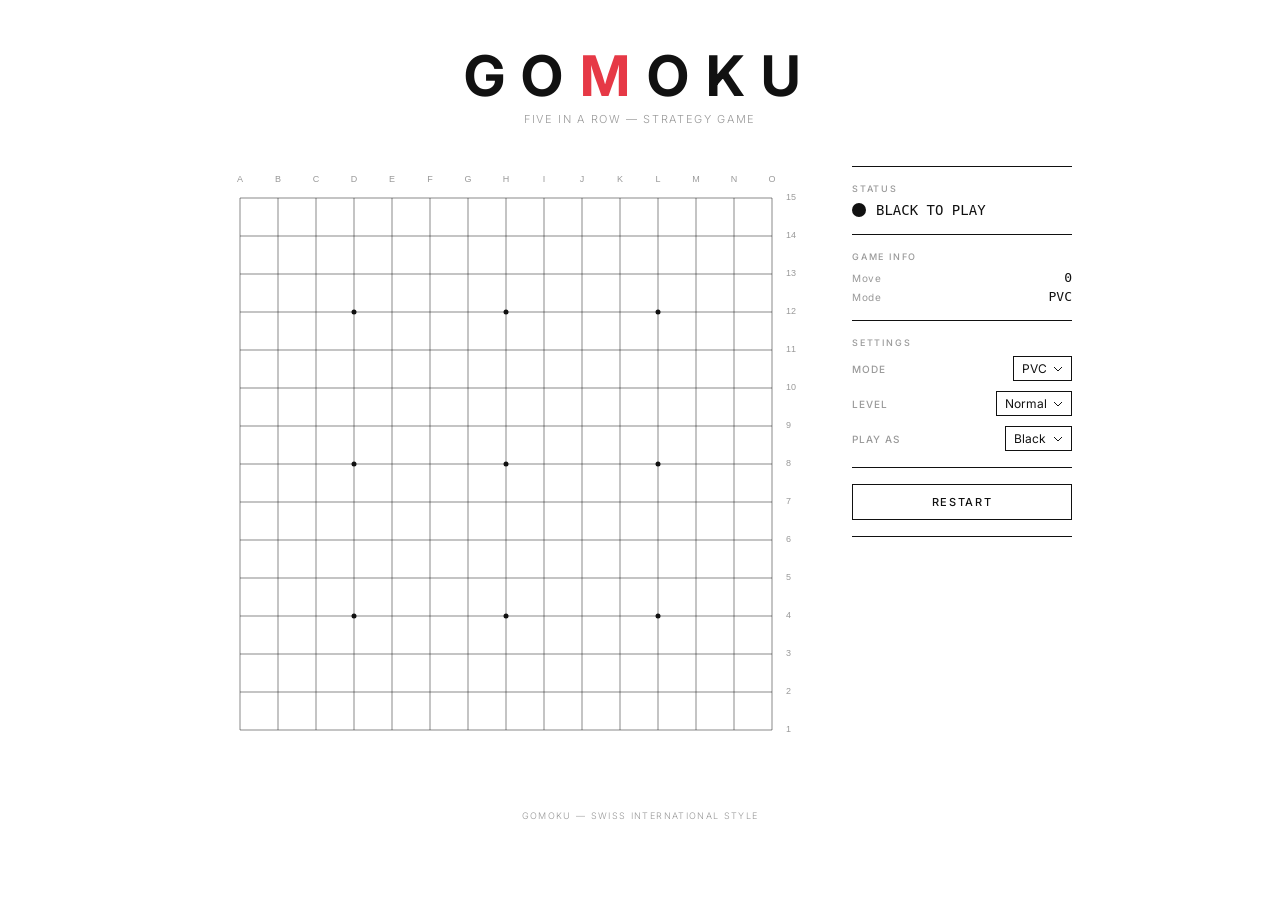
<file: design-b.html>
<!DOCTYPE html>
<html lang="zh-CN">
<head>
<meta charset="UTF-8">
<meta name="viewport" content="width=device-width, initial-scale=1.0">
<title>GOMOKU</title>
<style>
  @import url('https://fonts.googleapis.com/css2?family=Inter:wght@300;400;500;700&display=swap');

  * { margin: 0; padding: 0; box-sizing: border-box; }

  :root {
    --black: #111111;
    --white: #ffffff;
    --brand: #e63946;
    --gray-light: #f5f5f5;
    --gray-mid: #999999;
  }

  body {
    background: var(--white);
    color: var(--black);
    font-family: 'Inter', 'Helvetica Neue', Helvetica, Arial, sans-serif;
    font-weight: 300;
    min-height: 100vh;
    display: flex;
    flex-direction: column;
    align-items: center;
    -webkit-font-smoothing: antialiased;
  }

  /* ===== HEADER ===== */
  header {
    margin-top: 48px;
    margin-bottom: 40px;
    text-align: center;
  }
  header h1 {
    font-size: 56px;
    font-weight: 700;
    letter-spacing: 0.3em;
    text-transform: uppercase;
    color: var(--black);
    line-height: 1;
  }
  header h1 span {
    color: var(--brand);
  }
  header p {
    margin-top: 8px;
    font-size: 11px;
    font-weight: 300;
    letter-spacing: 0.15em;
    text-transform: uppercase;
    color: var(--gray-mid);
  }

  /* ===== MAIN LAYOUT ===== */
  .main {
    display: flex;
    gap: 48px;
    align-items: flex-start;
    justify-content: center;
    flex-wrap: wrap;
    padding: 0 24px;
  }

  /* ===== BOARD ===== */
  .board-container {
    position: relative;
  }
  canvas#board {
    display: block;
    cursor: pointer;
  }

  /* ===== SIDE PANEL ===== */
  .panel {
    width: 220px;
    display: flex;
    flex-direction: column;
    gap: 0;
  }

  .panel-section {
    border-top: 1px solid var(--black);
    padding: 16px 0;
  }
  .panel-section:last-child {
    border-bottom: 1px solid var(--black);
  }

  .panel-label {
    font-size: 9px;
    font-weight: 500;
    letter-spacing: 0.2em;
    text-transform: uppercase;
    color: var(--gray-mid);
    margin-bottom: 8px;
  }

  .panel-value {
    font-size: 14px;
    font-weight: 400;
    font-family: 'SF Mono', 'Fira Code', 'Consolas', monospace;
    color: var(--black);
  }

  /* Status display */
  .status-display {
    display: flex;
    align-items: center;
    gap: 10px;
  }
  .status-stone {
    width: 14px;
    height: 14px;
    border-radius: 50%;
    flex-shrink: 0;
  }
  .status-stone.black {
    background: var(--black);
  }
  .status-stone.white {
    background: var(--white);
    border: 1px solid var(--black);
  }

  /* Controls */
  .control-row {
    display: flex;
    align-items: center;
    justify-content: space-between;
    margin-bottom: 10px;
  }
  .control-row:last-child { margin-bottom: 0; }

  .control-row label {
    font-size: 10px;
    font-weight: 500;
    letter-spacing: 0.1em;
    text-transform: uppercase;
    color: var(--gray-mid);
  }

  .control-row select {
    font-family: 'Inter', 'Helvetica Neue', sans-serif;
    font-size: 12px;
    font-weight: 400;
    padding: 4px 8px;
    border: 1px solid var(--black);
    background: var(--white);
    color: var(--black);
    cursor: pointer;
    outline: none;
    -webkit-appearance: none;
    appearance: none;
    background-image: url("data:image/svg+xml,%3Csvg width='10' height='6' viewBox='0 0 10 6' xmlns='http://www.w3.org/2000/svg'%3E%3Cpath d='M1 1l4 4 4-4' stroke='%23111' fill='none' stroke-width='1'/%3E%3C/svg%3E");
    background-repeat: no-repeat;
    background-position: right 8px center;
    padding-right: 24px;
  }
  .control-row select:hover {
    border-color: var(--brand);
  }

  /* Buttons */
  .btn {
    display: block;
    width: 100%;
    padding: 10px 0;
    font-family: 'Inter', 'Helvetica Neue', sans-serif;
    font-size: 11px;
    font-weight: 500;
    letter-spacing: 0.15em;
    text-transform: uppercase;
    border: 1px solid var(--black);
    background: var(--white);
    color: var(--black);
    cursor: pointer;
    transition: background 0.15s, color 0.15s, border-color 0.15s;
    text-align: center;
  }
  .btn:hover {
    background: var(--brand);
    color: var(--white);
    border-color: var(--brand);
  }

  /* Stats grid */
  .stats-grid {
    display: grid;
    grid-template-columns: 1fr auto;
    gap: 4px 16px;
    align-items: baseline;
  }
  .stats-grid .stat-label {
    font-size: 10px;
    font-weight: 400;
    color: var(--gray-mid);
    letter-spacing: 0.05em;
  }
  .stats-grid .stat-value {
    font-size: 13px;
    font-weight: 500;
    font-family: 'SF Mono', 'Fira Code', 'Consolas', monospace;
    text-align: right;
    color: var(--black);
  }

  /* ===== FOOTER ===== */
  footer {
    margin-top: 48px;
    margin-bottom: 32px;
    text-align: center;
  }
  footer p {
    font-size: 9px;
    font-weight: 300;
    letter-spacing: 0.15em;
    text-transform: uppercase;
    color: var(--gray-mid);
  }
</style>
</head>
<body>

<header>
  <h1>GO<span>M</span>OKU</h1>
  <p>Five in a Row &mdash; Strategy Game</p>
</header>

<div class="main">
  <!-- Board -->
  <div class="board-container">
    <canvas id="board"></canvas>
  </div>

  <!-- Side Panel -->
  <div class="panel">

    <!-- Status -->
    <div class="panel-section">
      <div class="panel-label">Status</div>
      <div class="panel-value status-display" id="status">
        <span class="status-stone black"></span>
        <span>BLACK TO PLAY</span>
      </div>
    </div>

    <!-- Move Count -->
    <div class="panel-section">
      <div class="panel-label">Game Info</div>
      <div class="stats-grid">
        <span class="stat-label">Move</span>
        <span class="stat-value" id="moveCount">0</span>
        <span class="stat-label">Mode</span>
        <span class="stat-value" id="modeDisplay">PVC</span>
      </div>
    </div>

    <!-- Controls -->
    <div class="panel-section">
      <div class="panel-label">Settings</div>

      <div class="control-row">
        <label>Mode</label>
        <select id="modeSelect" onchange="resetGame()">
          <option value="pvp">PVP</option>
          <option value="pvc" selected>PVC</option>
        </select>
      </div>

      <div class="control-row" id="diffRow">
        <label>Level</label>
        <select id="diffSelect" onchange="resetGame()">
          <option value="easy">Easy</option>
          <option value="medium" selected>Normal</option>
          <option value="hard">Hard</option>
        </select>
      </div>

      <div class="control-row" id="colorRow">
        <label>Play as</label>
        <select id="colorSelect" onchange="resetGame()">
          <option value="1" selected>Black</option>
          <option value="2">White</option>
        </select>
      </div>
    </div>

    <!-- Actions -->
    <div class="panel-section">
      <button class="btn" onclick="resetGame()">RESTART</button>
    </div>

  </div>
</div>

<footer>
  <p>Gomoku &mdash; Swiss International Style</p>
</footer>

<script>
const SIZE = 15, CELL = 38, PAD = 32, STONE_R = 15;
const canvas = document.getElementById('board');
const ctx = canvas.getContext('2d');
const total = CELL * (SIZE - 1) + PAD * 2;
canvas.width = canvas.height = total;

let grid, currentPlayer, gameOver, winLine, hover, aiThinking, moveCount;
let winAnimStart = 0, particles = [], winAnimFrame = null;
const WIN_ANIM_DUR = 2500;

const COL_LABELS = 'ABCDEFGHIJKLMNO'.split('');

function getMode() { return document.getElementById('modeSelect').value; }
function getDiff() { return document.getElementById('diffSelect').value; }
function getPlayerColor() { return +document.getElementById('colorSelect').value; }
function getAiColor() { return 3 - getPlayerColor(); }

function spawnParticles(cx, cy) {
  particles = [];
  const colors = ['#e63946', '#111111', '#e63946', '#e63946'];
  for (let i = 0; i < 28; i++) {
    const angle = (Math.PI * 2 * i) / 28 + (Math.random() - 0.5) * 0.4;
    const speed = 2.5 + Math.random() * 4;
    const type = Math.floor(Math.random() * 3); // 0=rect, 1=circle, 2=line
    const size = type === 2 ? (10 + Math.random() * 18) : (4 + Math.random() * 8);
    particles.push({
      x: cx, y: cy,
      vx: Math.cos(angle) * speed,
      vy: Math.sin(angle) * speed,
      rot: Math.random() * Math.PI * 2,
      rotV: (Math.random() - 0.5) * 0.3,
      size, type,
      color: colors[Math.floor(Math.random() * colors.length)],
      life: 1
    });
  }
}

function resetGame() {
  grid = Array.from({ length: SIZE }, () => Array(SIZE).fill(0));
  currentPlayer = 1; gameOver = false; winLine = null; hover = null; aiThinking = false; moveCount = 0;
  winAnimStart = 0; particles = [];
  if (winAnimFrame) { cancelAnimationFrame(winAnimFrame); winAnimFrame = null; }
  updateModeUI();
  updateStatus();
  updateMoveCount();
  draw();
  if (getMode() === 'pvc' && getAiColor() === 1) {
    aiThinking = true;
    setTimeout(aiMove, 300);
  }
}

function updateModeUI() {
  const isPvc = getMode() === 'pvc';
  document.getElementById('diffRow').style.display = isPvc ? '' : 'none';
  document.getElementById('colorRow').style.display = isPvc ? '' : 'none';
  document.getElementById('modeDisplay').textContent = isPvc ? 'PVC' : 'PVP';
}

function updateMoveCount() {
  document.getElementById('moveCount').textContent = moveCount;
}

function updateStatus(msg) {
  const el = document.getElementById('status');
  if (msg) { el.innerHTML = msg; return; }
  const cls = currentPlayer === 1 ? 'black' : 'white';
  const name = currentPlayer === 1 ? 'BLACK' : 'WHITE';
  el.innerHTML = `<span class="status-stone ${cls}"></span><span>${name} TO PLAY</span>`;
}

function draw() {
  drawFrame(0);
}

function drawFrame(timestamp) {
  const elapsed = winAnimStart ? (timestamp - winAnimStart) : 0;
  const animating = winAnimStart && elapsed < WIN_ANIM_DUR;

  // Background
  ctx.fillStyle = '#ffffff';
  ctx.fillRect(0, 0, total, total);

  // Red flash overlay (effect 5)
  if (animating && elapsed < 300) {
    const flashAlpha = 0.08 * (1 - elapsed / 300);
    ctx.fillStyle = `rgba(230, 57, 70, ${flashAlpha})`;
    ctx.fillRect(0, 0, total, total);
  }

  // Grid lines
  ctx.strokeStyle = '#111111';
  ctx.lineWidth = 0.5;
  for (let i = 0; i < SIZE; i++) {
    const p = PAD + i * CELL;
    ctx.beginPath(); ctx.moveTo(PAD, p); ctx.lineTo(PAD + (SIZE - 1) * CELL, p); ctx.stroke();
    ctx.beginPath(); ctx.moveTo(p, PAD); ctx.lineTo(p, PAD + (SIZE - 1) * CELL); ctx.stroke();
  }

  // Coordinate labels
  ctx.fillStyle = '#999999';
  ctx.font = '500 9px Inter, Helvetica Neue, sans-serif';
  ctx.textAlign = 'center';
  ctx.textBaseline = 'middle';
  for (let i = 0; i < SIZE; i++) {
    ctx.fillText(COL_LABELS[i], PAD + i * CELL, PAD - 18);
    ctx.textAlign = 'left';
    ctx.fillText(String(SIZE - i), PAD + (SIZE - 1) * CELL + 14, PAD + i * CELL);
    ctx.textAlign = 'center';
  }

  // Star points
  const stars = [3, 7, 11];
  ctx.fillStyle = '#111111';
  for (const r of stars) for (const c of stars) {
    ctx.beginPath();
    ctx.arc(PAD + c * CELL, PAD + r * CELL, 2.5, 0, Math.PI * 2);
    ctx.fill();
  }

  // Stones (with win bounce animation, effect 2)
  for (let r = 0; r < SIZE; r++) for (let c = 0; c < SIZE; c++) {
    if (!grid[r][c]) continue;
    let scale = 1;
    if (animating && winLine) {
      const idx = winLine.findIndex(w => w.r === r && w.c === c);
      if (idx >= 0) {
        const delay = idx * 80;
        const bt = Math.max(0, elapsed - delay);
        if (bt > 0 && bt < 500) {
          const t = bt / 500;
          // Jelly: 1 -> 1.3 -> 0.9 -> 1
          if (t < 0.3) scale = 1 + (0.3 * (t / 0.3));
          else if (t < 0.6) scale = 1.3 - (0.4 * ((t - 0.3) / 0.3));
          else scale = 0.9 + (0.1 * ((t - 0.6) / 0.4));
        }
      }
    }
    const x = PAD + c * CELL, y = PAD + r * CELL;
    ctx.save();
    ctx.translate(x, y);
    ctx.scale(scale, scale);
    ctx.translate(-x, -y);
    drawStone(r, c, grid[r][c]);
    ctx.restore();
  }

  // Hover preview
  if (hover && !gameOver && !aiThinking && grid[hover.r][hover.c] === 0) {
    const isPvc = getMode() === 'pvc';
    const showHover = !isPvc || currentPlayer === getPlayerColor();
    if (showHover) {
      ctx.globalAlpha = 0.25;
      drawStone(hover.r, hover.c, currentPlayer);
      ctx.globalAlpha = 1;
    }
  }

  // Win line with sweep animation (effect 3)
  if (winLine && winAnimStart) {
    const lineStart = 500; // start after stone bounce begins
    const lineEnd = lineStart + 1200;
    const lineElapsed = Math.max(0, elapsed - lineStart);

    if (lineElapsed > 0) {
      const n = winLine.length;
      // Sweep across stones one by one
      for (let i = 0; i < n - 1; i++) {
        const segStart = i * (1200 / (n - 1));
        const segEnd = (i + 1) * (1200 / (n - 1));
        const segT = Math.min(1, Math.max(0, (lineElapsed - segStart) / (segEnd - segStart)));

        if (segT > 0) {
          const a = winLine[i], b = winLine[i + 1];
          const ax = PAD + a.c * CELL, ay = PAD + a.r * CELL;
          const bx = PAD + b.c * CELL, by = PAD + b.r * CELL;
          const cx = ax + (bx - ax) * segT;
          const cy = ay + (by - ay) * segT;

          ctx.strokeStyle = '#e63946';
          ctx.lineWidth = 2;
          ctx.lineCap = 'round';
          ctx.beginPath();
          ctx.moveTo(ax, ay);
          ctx.lineTo(cx, cy);
          ctx.stroke();
        }
      }

      // Number labels at each node
      ctx.font = '700 11px Inter, Helvetica Neue, sans-serif';
      ctx.textAlign = 'center';
      ctx.textBaseline = 'middle';
      for (let i = 0; i < n; i++) {
        const nodeTime = i * (1200 / (n - 1));
        const nodeT = Math.max(0, lineElapsed - nodeTime);
        if (nodeT > 0) {
          const x = PAD + winLine[i].c * CELL;
          const y = PAD + winLine[i].r * CELL;
          const fadeIn = Math.min(1, nodeT / 150);
          ctx.globalAlpha = fadeIn;
          ctx.fillStyle = '#e63946';
          ctx.beginPath();
          ctx.arc(x, y, 9, 0, Math.PI * 2);
          ctx.fill();
          ctx.fillStyle = '#ffffff';
          ctx.fillText(String(i + 1), x, y + 0.5);
          ctx.globalAlpha = 1;
        }
      }
    }

    // Static line fallback after sweep completes
    if (lineElapsed >= 1200) {
      const a = winLine[0], b = winLine[n - 1];
      ctx.strokeStyle = '#e63946';
      ctx.lineWidth = 2;
      ctx.lineCap = 'round';
      ctx.beginPath();
      ctx.moveTo(PAD + a.c * CELL, PAD + a.r * CELL);
      ctx.lineTo(PAD + b.c * CELL, PAD + b.r * CELL);
      ctx.stroke();

      // Highlight circles
      for (const cell of winLine) {
        const x = PAD + cell.c * CELL, y = PAD + cell.r * CELL;
        ctx.beginPath();
        ctx.arc(x, y, STONE_R + 3, 0, Math.PI * 2);
        ctx.strokeStyle = '#e63946';
        ctx.lineWidth = 1.5;
        ctx.stroke();
      }
    }
  } else if (winLine && !winAnimStart) {
    // Static win line (no animation)
    ctx.strokeStyle = '#e63946';
    ctx.lineWidth = 2;
    ctx.lineCap = 'round';
    const a = winLine[0], b = winLine[winLine.length - 1];
    ctx.beginPath();
    ctx.moveTo(PAD + a.c * CELL, PAD + a.r * CELL);
    ctx.lineTo(PAD + b.c * CELL, PAD + b.r * CELL);
    ctx.stroke();
    for (const cell of winLine) {
      const x = PAD + cell.c * CELL, y = PAD + cell.r * CELL;
      ctx.beginPath();
      ctx.arc(x, y, STONE_R + 3, 0, Math.PI * 2);
      ctx.strokeStyle = '#e63946';
      ctx.lineWidth = 1.5;
      ctx.stroke();
    }
  }

  // Geometric particles (effect 1)
  if (animating && particles.length > 0) {
    for (const p of particles) {
      p.x += p.vx;
      p.y += p.vy;
      p.vy += 0.08; // gravity
      p.vx *= 0.985;
      p.rot += p.rotV;
      p.life = Math.max(0, 1 - elapsed / WIN_ANIM_DUR);

      ctx.save();
      ctx.translate(p.x, p.y);
      ctx.rotate(p.rot);
      ctx.globalAlpha = p.life;
      ctx.fillStyle = p.color;
      ctx.strokeStyle = p.color;
      ctx.lineWidth = 1.5;

      if (p.type === 0) {
        // Rectangle
        ctx.fillRect(-p.size / 2, -p.size / 2, p.size, p.size);
      } else if (p.type === 1) {
        // Circle
        ctx.beginPath();
        ctx.arc(0, 0, p.size / 2, 0, Math.PI * 2);
        ctx.fill();
      } else {
        // Line segment
        ctx.beginPath();
        ctx.moveTo(-p.size / 2, 0);
        ctx.lineTo(p.size / 2, 0);
        ctx.stroke();
      }

      ctx.restore();
    }
  }

  // WIN title flash (effect 4)
  if (animating && elapsed > 200 && elapsed < 2200) {
    const t = elapsed - 200;
    let alpha = 1, yOff = 0, scale = 1;

    if (t < 300) {
      // Slide in from top + scale
      const p = t / 300;
      const ease = 1 - Math.pow(1 - p, 3);
      yOff = (1 - ease) * -60;
      scale = 0.7 + 0.3 * ease;
      alpha = ease;
    } else if (t < 800) {
      // Hold
      yOff = 0; scale = 1; alpha = 1;
    } else {
      // Fade out
      const p = (t - 800) / 1200;
      alpha = 1 - p;
      scale = 1 + p * 0.15;
    }

    ctx.save();
    ctx.globalAlpha = Math.max(0, alpha);
    ctx.translate(total / 2, 36 + yOff);
    ctx.scale(scale, scale);
    ctx.font = '700 72px Inter, Helvetica Neue, sans-serif';
    ctx.textAlign = 'center';
    ctx.textBaseline = 'middle';
    ctx.fillStyle = '#e63946';
    ctx.fillText('WIN', 0, 0);
    ctx.restore();
  }

  // Continue animation loop
  if (animating) {
    winAnimFrame = requestAnimationFrame(drawFrame);
  }
}

function drawStone(r, c, player) {
  const x = PAD + c * CELL, y = PAD + r * CELL;
  ctx.beginPath();
  ctx.arc(x, y, STONE_R, 0, Math.PI * 2);

  if (player === 1) {
    // Pure black, geometric
    ctx.fillStyle = '#111111';
    ctx.fill();
  } else {
    // Pure white with 1px black stroke
    ctx.fillStyle = '#ffffff';
    ctx.fill();
    ctx.strokeStyle = '#111111';
    ctx.lineWidth = 1;
    ctx.stroke();
  }
}

function toGrid(e) {
  const rect = canvas.getBoundingClientRect();
  const mx = (e.clientX - rect.left) * (canvas.width / rect.width);
  const my = (e.clientY - rect.top) * (canvas.height / rect.height);
  const c = Math.round((mx - PAD) / CELL);
  const r = Math.round((my - PAD) / CELL);
  if (r < 0 || r >= SIZE || c < 0 || c >= SIZE) return null;
  return { r, c };
}

canvas.addEventListener('mousemove', e => {
  const g = toGrid(e);
  if ((!g && !hover) || (g && hover && g.r === hover.r && g.c === hover.c)) return;
  hover = g; draw();
});
canvas.addEventListener('mouseleave', () => { hover = null; draw(); });

canvas.addEventListener('click', e => {
  if (gameOver || aiThinking) return;
  const g = toGrid(e);
  if (!g || grid[g.r][g.c]) return;
  if (getMode() === 'pvc' && currentPlayer !== getPlayerColor()) return;
  placeStone(g.r, g.c);
});

function placeStone(r, c) {
  grid[r][c] = currentPlayer;
  moveCount++;
  updateMoveCount();
  const win = checkWin(r, c, currentPlayer);
  if (win) {
    gameOver = true; winLine = win;
    const name = currentPlayer === 1 ? 'BLACK' : 'WHITE';
    const cls = currentPlayer === 1 ? 'black' : 'white';
    const extra = (getMode() === 'pvc' && currentPlayer === getAiColor()) ? ' (AI)' : '';
    updateStatus(`<span class="status-stone ${cls}"></span><span>${name}${extra} WINS</span>`);
    // Start win animation
    const cx = PAD + (win[0].c + win[win.length - 1].c) / 2 * CELL;
    const cy = PAD + (win[0].r + win[win.length - 1].r) / 2 * CELL;
    spawnParticles(cx, cy);
    winAnimStart = performance.now();
    requestAnimationFrame(drawFrame);
  } else if (isBoardFull()) {
    gameOver = true;
    updateStatus('<span>DRAW</span>');
  } else {
    currentPlayer = 3 - currentPlayer;
  }
  draw();
  if (!gameOver && getMode() === 'pvc' && currentPlayer === getAiColor()) {
    aiThinking = true;
    setTimeout(aiMove, 200);
  }
}

// ========== AI ==========
const DIRS = [[0,1],[1,0],[1,1],[1,-1]];

function checkWin(r, c, p) {
  for (const [dr, dc] of DIRS) {
    let cells = [{ r, c }];
    for (const sign of [1, -1]) {
      let nr = r + dr * sign, nc = c + dc * sign;
      while (nr >= 0 && nr < SIZE && nc >= 0 && nc < SIZE && grid[nr][nc] === p) {
        if (sign === 1) cells.push({ r: nr, c: nc }); else cells.unshift({ r: nr, c: nc });
        nr += dr * sign; nc += dc * sign;
      }
    }
    if (cells.length >= 5) return cells;
  }
  return null;
}

function isBoardFull() {
  return grid.every(row => row.every(v => v !== 0));
}

function scoreLine(g, p) {
  const opp = 3 - p;
  let score = 0;
  for (const [dr, dc] of DIRS) {
    for (let r = 0; r < SIZE; r++) {
      for (let c = 0; c < SIZE; c++) {
        let mine = 0, blocked = false;
        for (let i = 0; i < 5; i++) {
          const nr = r + dr * i, nc = c + dc * i;
          if (nr < 0 || nr >= SIZE || nc < 0 || nc >= SIZE) { blocked = true; break; }
          if (g[nr][nc] === p) mine++;
          else if (g[nr][nc] === opp) { blocked = true; break; }
        }
        if (blocked || mine === 0) continue;
        const beforeR = r - dr, beforeC = c - dc;
        const afterR = r + dr * 5, afterC = c + dc * 5;
        const beforeOpen = beforeR >= 0 && beforeR < SIZE && beforeC >= 0 && beforeC < SIZE && g[beforeR][beforeC] === 0;
        const afterOpen = afterR >= 0 && afterR < SIZE && afterC >= 0 && afterC < SIZE && g[afterR][afterC] === 0;
        if (!beforeOpen && !afterOpen) continue;
        const openEnds = (beforeOpen ? 1 : 0) + (afterOpen ? 1 : 0);
        score += patternScore(mine, openEnds);
      }
    }
  }
  return score;
}

function patternScore(count, openEnds) {
  if (count >= 5) return 1000000;
  if (count === 4) return openEnds === 2 ? 500000 : 50000;
  if (count === 3) return openEnds === 2 ? 50000 : 5000;
  if (count === 2) return openEnds === 2 ? 5000 : 500;
  if (count === 1) return openEnds === 2 ? 500 : 50;
  return 0;
}

function evaluate(aiColor) {
  return scoreLine(grid, aiColor) - scoreLine(grid, 3 - aiColor) * 1.2;
}

function getCandidates(range) {
  const candidates = new Set();
  let hasStone = false;
  for (let r = 0; r < SIZE; r++) for (let c = 0; c < SIZE; c++) {
    if (grid[r][c]) {
      hasStone = true;
      for (let dr = -range; dr <= range; dr++) for (let dc = -range; dc <= range; dc++) {
        const nr = r + dr, nc = c + dc;
        if (nr >= 0 && nr < SIZE && nc >= 0 && nc < SIZE && grid[nr][nc] === 0) {
          candidates.add(nr * SIZE + nc);
        }
      }
    }
  }
  if (!hasStone) return [{ r: 7, c: 7 }];
  return [...candidates].map(idx => ({ r: Math.floor(idx / SIZE), c: idx % SIZE }));
}

function quickScore(r, c, aiColor) {
  grid[r][c] = aiColor;
  const atk = scoreLine(grid, aiColor);
  grid[r][c] = 3 - aiColor;
  const def = scoreLine(grid, 3 - aiColor);
  grid[r][c] = 0;
  return atk + def;
}

function minimax(depth, alpha, beta, isMaximizing, aiColor) {
  if (depth === 0) return evaluate(aiColor);
  const candidates = getCandidates(1);
  if (candidates.length === 0) return evaluate(aiColor);

  candidates.sort((a, b) =>
    quickScore(b.r, b.c, aiColor) - quickScore(a.r, a.c, aiColor)
  );
  const limit = depth >= 2 ? 12 : 20;
  const moves = candidates.slice(0, limit);

  if (isMaximizing) {
    let maxEval = -Infinity;
    for (const { r, c } of moves) {
      grid[r][c] = aiColor;
      if (checkWin(r, c, aiColor)) { grid[r][c] = 0; return 1000000 + depth; }
      const ev = minimax(depth - 1, alpha, beta, false, aiColor);
      grid[r][c] = 0;
      maxEval = Math.max(maxEval, ev);
      alpha = Math.max(alpha, ev);
      if (beta <= alpha) break;
    }
    return maxEval;
  } else {
    const humanColor = 3 - aiColor;
    let minEval = Infinity;
    for (const { r, c } of moves) {
      grid[r][c] = humanColor;
      if (checkWin(r, c, humanColor)) { grid[r][c] = 0; return -1000000 - depth; }
      const ev = minimax(depth - 1, alpha, beta, true, aiColor);
      grid[r][c] = 0;
      minEval = Math.min(minEval, ev);
      beta = Math.min(beta, ev);
      if (beta <= alpha) break;
    }
    return minEval;
  }
}

function aiMove() {
  const aiColor = getAiColor();
  const diff = getDiff();
  let depth, range;
  if (diff === 'easy') { depth = 1; range = 2; }
  else if (diff === 'medium') { depth = 2; range = 1; }
  else { depth = 3; range = 1; }

  const candidates = getCandidates(range);
  let bestScore = -Infinity, bestMove = candidates[0];

  for (const { r, c } of candidates) {
    grid[r][c] = aiColor;
    if (checkWin(r, c, aiColor)) { grid[r][c] = 0; bestMove = { r, c }; bestScore = Infinity; break; }
    grid[r][c] = 0;
  }
  if (bestScore < Infinity) {
    for (const { r, c } of candidates) {
      grid[r][c] = 3 - aiColor;
      if (checkWin(r, c, 3 - aiColor)) { grid[r][c] = 0; bestMove = { r, c }; break; }
      grid[r][c] = 0;
    }
  }

  if (bestScore < Infinity) {
    candidates.sort((a, b) =>
      quickScore(b.r, b.c, aiColor) - quickScore(a.r, a.c, aiColor)
    );
    const limit = diff === 'hard' ? 15 : (diff === 'medium' ? 12 : 10);
    const moves = candidates.slice(0, limit);

    for (const { r, c } of moves) {
      grid[r][c] = aiColor;
      if (checkWin(r, c, aiColor)) { grid[r][c] = 0; bestMove = { r, c }; break; }
      const score = minimax(depth - 1, -Infinity, Infinity, false, aiColor);
      grid[r][c] = 0;
      if (score > bestScore) { bestScore = score; bestMove = { r, c }; }
    }
  }

  aiThinking = false;
  placeStone(bestMove.r, bestMove.c);
}

resetGame();
</script>
</body>
</html>
</file>
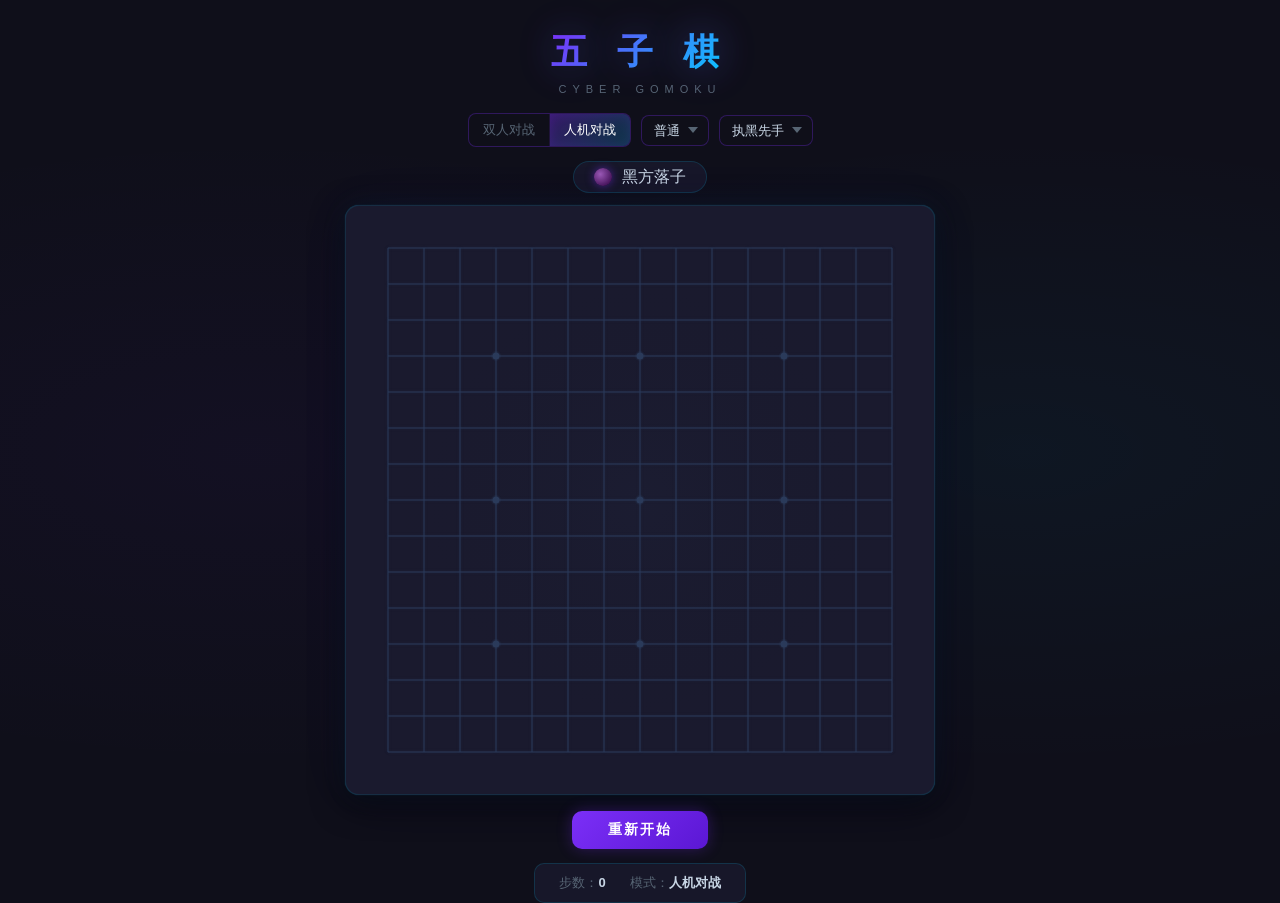
<file: design-c.html>
<!DOCTYPE html>
<html lang="zh-CN">
<head>
<meta charset="UTF-8">
<meta name="viewport" content="width=device-width, initial-scale=1.0">
<title>五子棋 - Cyber Gomoku</title>
<style>
  :root {
    --bg: #0f0f1a;
    --board-bg: #1a1a2e;
    --line: #2a3a5a;
    --glow-line: rgba(42, 58, 90, 0.6);
    --purple: #7b2ff7;
    --cyan: #00d4ff;
    --text: #c8d6e5;
    --text-dim: #576574;
    --panel-bg: rgba(26, 26, 46, 0.8);
    --border-glow: rgba(0, 212, 255, 0.15);
  }
  * { margin: 0; padding: 0; box-sizing: border-box; }
  body {
    display: flex; flex-direction: column; align-items: center;
    min-height: 100vh; background: var(--bg);
    font-family: -apple-system, BlinkMacSystemFont, 'Segoe UI', Roboto, 'Helvetica Neue', Arial, sans-serif;
    color: var(--text); overflow-x: hidden;
    background-image:
      radial-gradient(ellipse at 20% 50%, rgba(123,47,247,0.04) 0%, transparent 50%),
      radial-gradient(ellipse at 80% 50%, rgba(0,212,255,0.04) 0%, transparent 50%);
  }

  /* Title */
  h1 {
    margin: 28px 0 6px; font-size: 36px; font-weight: 800;
    letter-spacing: 10px;
    background: linear-gradient(135deg, #7b2ff7 0%, #00d4ff 50%, #7b2ff7 100%);
    background-size: 200% 200%;
    -webkit-background-clip: text; -webkit-text-fill-color: transparent;
    background-clip: text;
    animation: titleShimmer 4s ease-in-out infinite;
    text-shadow: 0 0 40px rgba(123,47,247,0.3);
    filter: drop-shadow(0 0 20px rgba(0,212,255,0.15));
  }
  @keyframes titleShimmer {
    0%, 100% { background-position: 0% 50%; }
    50% { background-position: 100% 50%; }
  }
  .subtitle {
    font-size: 11px; letter-spacing: 6px; color: var(--text-dim);
    text-transform: uppercase; margin-bottom: 18px;
  }

  /* Controls Panel */
  #controls {
    display: flex; gap: 10px; margin-bottom: 14px; align-items: center;
    flex-wrap: wrap; justify-content: center;
  }

  /* Segmented Control */
  .segmented {
    display: flex; border-radius: 8px; overflow: hidden;
    border: 1px solid rgba(123,47,247,0.3);
    background: rgba(15,15,26,0.8);
  }
  .segmented label {
    padding: 7px 14px; font-size: 13px; cursor: pointer;
    color: var(--text-dim); transition: all 0.3s;
    border-right: 1px solid rgba(123,47,247,0.15);
    user-select: none;
  }
  .segmented label:last-child { border-right: none; }
  .segmented input[type="radio"] { display: none; }
  .segmented input[type="radio"]:checked + label {
    background: linear-gradient(135deg, rgba(123,47,247,0.35), rgba(0,212,255,0.2));
    color: #fff;
    box-shadow: inset 0 0 12px rgba(123,47,247,0.2);
  }
  .segmented label:hover {
    color: var(--text); background: rgba(123,47,247,0.1);
  }

  /* Select styled */
  #controls select {
    font-size: 13px; padding: 7px 12px; border-radius: 8px;
    border: 1px solid rgba(123,47,247,0.3);
    background: rgba(15,15,26,0.8); color: var(--text);
    cursor: pointer; outline: none; transition: all 0.3s;
    appearance: none; -webkit-appearance: none;
    background-image: url("data:image/svg+xml,%3Csvg xmlns='http://www.w3.org/2000/svg' width='10' height='6'%3E%3Cpath d='M0 0l5 6 5-6z' fill='%23576574'/%3E%3C/svg%3E");
    background-repeat: no-repeat; background-position: right 10px center;
    padding-right: 28px;
  }
  #controls select:hover, #controls select:focus {
    border-color: var(--purple);
    box-shadow: 0 0 12px rgba(123,47,247,0.2);
  }

  /* Status */
  #status {
    margin-bottom: 12px; font-size: 16px; height: 32px;
    display: flex; align-items: center; gap: 10px;
    padding: 4px 20px; border-radius: 20px;
    background: var(--panel-bg);
    border: 1px solid var(--border-glow);
    transition: all 0.3s;
  }
  .stone-icon {
    width: 18px; height: 18px; border-radius: 50%; display: inline-block;
    vertical-align: middle; position: relative;
  }
  .stone-icon.black {
    background: radial-gradient(circle at 35% 35%, #9b59b6, #2c003e);
    box-shadow: 0 0 8px rgba(123,47,247,0.5);
  }
  .stone-icon.white {
    background: radial-gradient(circle at 35% 35%, #e0f7ff, #0099cc);
    box-shadow: 0 0 8px rgba(0,212,255,0.5);
  }
  .status-pulse {
    animation: statusPulse 1.5s ease-in-out infinite;
  }
  @keyframes statusPulse {
    0%, 100% { opacity: 1; }
    50% { opacity: 0.7; }
  }

  /* Board */
  #board-wrap {
    position: relative; padding: 20px;
    background: var(--board-bg); border-radius: 14px;
    box-shadow:
      0 0 1px rgba(0,212,255,0.3),
      0 0 30px rgba(0,212,255,0.06),
      0 0 60px rgba(123,47,247,0.04),
      0 8px 32px rgba(0,0,0,0.6);
    border: 1px solid rgba(0,212,255,0.1);
  }
  #board-wrap::before {
    content: ''; position: absolute; inset: -1px; border-radius: 15px;
    background: linear-gradient(135deg, rgba(123,47,247,0.15), transparent 40%, transparent 60%, rgba(0,212,255,0.15));
    z-index: -1;
  }
  canvas { display: block; cursor: pointer; border-radius: 4px; }

  /* Buttons */
  .btn {
    margin-top: 16px; padding: 10px 36px; font-size: 14px;
    border: none; border-radius: 10px; cursor: pointer;
    background: linear-gradient(135deg, #7b2ff7, #5b17d4);
    color: #fff; font-weight: 600; letter-spacing: 2px;
    transition: all 0.3s cubic-bezier(0.4, 0, 0.2, 1);
    box-shadow: 0 0 15px rgba(123,47,247,0.3);
    position: relative; overflow: hidden;
  }
  .btn::before {
    content: ''; position: absolute; inset: 0;
    background: linear-gradient(135deg, rgba(255,255,255,0.1), transparent);
    opacity: 0; transition: opacity 0.3s;
  }
  .btn:hover {
    transform: scale(1.06);
    box-shadow: 0 0 25px rgba(123,47,247,0.5), 0 0 50px rgba(123,47,247,0.2);
  }
  .btn:hover::before { opacity: 1; }
  .btn:active { transform: scale(0.98); }

  /* Info Panel */
  #info-panel {
    margin-top: 14px; padding: 10px 24px; border-radius: 10px;
    background: var(--panel-bg); border: 1px solid var(--border-glow);
    display: flex; gap: 24px; font-size: 13px; color: var(--text-dim);
  }
  #info-panel span { color: var(--text); font-weight: 600; }

  /* Win animation overlay */
  @keyframes winPulse {
    0% { box-shadow: 0 0 30px rgba(0,212,255,0.3), 0 0 60px rgba(123,47,247,0.15), inset 0 0 20px rgba(0,212,255,0.05); }
    50% { box-shadow: 0 0 60px rgba(0,212,255,0.5), 0 0 120px rgba(123,47,247,0.3), 0 0 180px rgba(0,212,255,0.1), inset 0 0 40px rgba(123,47,247,0.1); }
    100% { box-shadow: 0 0 30px rgba(0,212,255,0.3), 0 0 60px rgba(123,47,247,0.15), inset 0 0 20px rgba(0,212,255,0.05); }
  }
  #board-wrap.winning {
    animation: winPulse 0.6s ease-in-out infinite;
    border-color: rgba(0,212,255,0.6);
  }

  /* Hidden class */
  .hidden { display: none !important; }
</style>
</head>
<body>
<h1>五 子 棋</h1>
<div class="subtitle">CYBER GOMOKU</div>

<div id="controls">
  <div class="segmented" id="modeSeg">
    <input type="radio" name="mode" id="modePvp" value="pvp"><label for="modePvp" onclick="onModeChange()">双人对战</label>
    <input type="radio" name="mode" id="modePvc" value="pvc" checked><label for="modePvc" onclick="onModeChange()">人机对战</label>
  </div>
  <select id="diffSelect" onchange="resetGame()">
    <option value="easy">简单</option>
    <option value="medium" selected>普通</option>
    <option value="hard">困难</option>
  </select>
  <select id="colorSelect" onchange="resetGame()">
    <option value="1" selected>执黑先手</option>
    <option value="2">执白后手</option>
  </select>
</div>

<div id="status"><span class="stone-icon black status-pulse"></span> 黑方落子</div>
<div id="board-wrap"><canvas id="board"></canvas></div>
<button class="btn" onclick="resetGame()">重新开始</button>

<div id="info-panel">
  <div>步数：<span id="moveCount">0</span></div>
  <div>模式：<span id="modeLabel">人机对战</span></div>
</div>

<script>
const SIZE = 15, CELL = 36, PAD = 22, STONE_R = 14;
const canvas = document.getElementById('board');
const ctx = canvas.getContext('2d');
const total = CELL * (SIZE - 1) + PAD * 2;
canvas.width = canvas.height = total;

let grid, currentPlayer, gameOver, winLine, hover, aiThinking, moveCount;
let winAnimFrame = 0;

/* ====== Victory FX State ====== */
let winStartTime = 0;
const WIN_INTENSE_MS = 3500; // intense phase duration
let particles = [];
let shockwaves = [];
let energyPulses = [];
let shakeX = 0, shakeY = 0;
let shakeDecay = 0;
let lastFrameTime = 0;

function getMode() {
  return document.getElementById('modePvc').checked ? 'pvc' : 'pvp';
}
function getDiff() { return document.getElementById('diffSelect').value; }
function getPlayerColor() { return +document.getElementById('colorSelect').value; }
function getAiColor() { return 3 - getPlayerColor(); }

function onModeChange() {
  // slight delay to let radio state update
  setTimeout(resetGame, 10);
}

function resetGame() {
  grid = Array.from({ length: SIZE }, () => Array(SIZE).fill(0));
  currentPlayer = 1; gameOver = false; winLine = null; hover = null; aiThinking = false;
  moveCount = 0; winAnimFrame = 0;
  winStartTime = 0; particles = []; shockwaves = []; energyPulses = [];
  shakeX = 0; shakeY = 0; shakeDecay = 0;
  document.getElementById('board-wrap').classList.remove('winning');
  document.getElementById('board-wrap').style.boxShadow = '';
  updateModeUI();
  updateStatus();
  updateInfo();
  draw();
  if (getMode() === 'pvc' && getAiColor() === 1) {
    aiThinking = true;
    setTimeout(aiMove, 300);
  }
}

function updateModeUI() {
  const isPvc = getMode() === 'pvc';
  document.getElementById('diffSelect').classList.toggle('hidden', !isPvc);
  document.getElementById('colorSelect').classList.toggle('hidden', !isPvc);
  document.getElementById('modeLabel').textContent = isPvc ? '人机对战' : '双人对战';
}

function updateStatus(msg) {
  const el = document.getElementById('status');
  if (msg) { el.innerHTML = msg; return; }
  const cls = currentPlayer === 1 ? 'black' : 'white';
  const name = currentPlayer === 1 ? '黑方' : '白方';
  el.innerHTML = `<span class="stone-icon ${cls} status-pulse"></span> ${name}落子`;
}

function updateInfo() {
  document.getElementById('moveCount').textContent = moveCount;
}

/* ========== Drawing ========== */

function draw() {
  const now = Date.now();
  const dt = Math.min(now - lastFrameTime, 100); // cap dt to avoid huge jumps
  lastFrameTime = now;

  // Apply screen shake
  ctx.save();
  if (shakeDecay > 0) {
    ctx.translate(shakeX, shakeY);
    shakeX *= 0.88; shakeY *= 0.88;
    shakeDecay *= 0.92;
    if (shakeDecay < 0.3) { shakeX = 0; shakeY = 0; shakeDecay = 0; }
  }

  // Board background
  ctx.fillStyle = '#1a1a2e';
  ctx.fillRect(0, 0, total, total);

  // Subtle grid glow background
  const bgGrad = ctx.createRadialGradient(total/2, total/2, 0, total/2, total/2, total/2);
  bgGrad.addColorStop(0, 'rgba(42,58,90,0.08)');
  bgGrad.addColorStop(1, 'rgba(15,15,26,0)');
  ctx.fillStyle = bgGrad;
  ctx.fillRect(0, 0, total, total);

  // Grid lines with glow
  ctx.save();
  ctx.shadowColor = 'rgba(42,58,90,0.4)';
  ctx.shadowBlur = 3;
  ctx.strokeStyle = '#2a3a5a'; ctx.lineWidth = 1;
  for (let i = 0; i < SIZE; i++) {
    const p = PAD + i * CELL;
    ctx.beginPath(); ctx.moveTo(PAD, p); ctx.lineTo(PAD + (SIZE-1) * CELL, p); ctx.stroke();
    ctx.beginPath(); ctx.moveTo(p, PAD); ctx.lineTo(p, PAD + (SIZE-1) * CELL); ctx.stroke();
  }
  ctx.restore();

  // Star points
  const stars = [3, 7, 11];
  for (const r of stars) for (const c of stars) {
    const sx = PAD + c * CELL, sy = PAD + r * CELL;
    ctx.beginPath(); ctx.arc(sx, sy, 3.5, 0, Math.PI * 2);
    ctx.fillStyle = '#2a3a5a'; ctx.fill();
    // tiny glow
    ctx.beginPath(); ctx.arc(sx, sy, 5, 0, Math.PI * 2);
    ctx.fillStyle = 'rgba(42,58,90,0.25)'; ctx.fill();
  }

  // Stones
  for (let r = 0; r < SIZE; r++) for (let c = 0; c < SIZE; c++) {
    if (grid[r][c]) drawStone(r, c, grid[r][c]);
  }

  // Hover preview with pulse
  if (hover && !gameOver && !aiThinking && grid[hover.r][hover.c] === 0) {
    const isPvc = getMode() === 'pvc';
    const showHover = !isPvc || currentPlayer === getPlayerColor();
    if (showHover) {
      ctx.save();
      ctx.globalAlpha = 0.3 + 0.08 * Math.sin(Date.now() / 300);
      drawStone(hover.r, hover.c, currentPlayer);
      // pulse ring
      const hx = PAD + hover.c * CELL, hy = PAD + hover.r * CELL;
      const pulseR = STONE_R + 4 + 3 * Math.sin(Date.now() / 250);
      ctx.beginPath(); ctx.arc(hx, hy, pulseR, 0, Math.PI * 2);
      ctx.strokeStyle = currentPlayer === 1 ? 'rgba(123,47,247,0.3)' : 'rgba(0,212,255,0.3)';
      ctx.lineWidth = 1.5; ctx.stroke();
      ctx.restore();
    }
  }

  /* ====== VICTORY EFFECTS ====== */
  if (winLine) {
    const elapsed = now - winStartTime;
    const intense = elapsed < WIN_INTENSE_MS;
    const intensity = intense ? 1 - (elapsed / WIN_INTENSE_MS) * 0.7 : 0.3;
    const a = winLine[0], b = winLine[winLine.length - 1];
    const x1 = PAD + a.c * CELL, y1 = PAD + a.r * CELL;
    const x2 = PAD + b.c * CELL, y2 = PAD + b.r * CELL;

    // -- Shockwave rings --
    updateShockwaves(dt);
    drawShockwaves();

    // -- Lightning arc along win line --
    if (intense) {
      drawLightningArc(x1, y1, x2, y2, intensity);
    }

    // Win line glow
    const pulse = 0.6 + 0.4 * Math.sin(Date.now() / 200);
    ctx.save();
    ctx.shadowColor = `rgba(0,212,255,${0.6 * pulse * intensity})`;
    ctx.shadowBlur = 20 * pulse * intensity;
    ctx.strokeStyle = `rgba(0,212,255,${(0.5 + 0.3 * pulse) * intensity})`;
    ctx.lineWidth = 4 + intensity * 2; ctx.lineCap = 'round';
    ctx.beginPath(); ctx.moveTo(x1, y1); ctx.lineTo(x2, y2); ctx.stroke();
    ctx.restore();

    // solid core line
    ctx.save();
    ctx.strokeStyle = `rgba(0,212,255,${0.6 + 0.4 * intensity})`; ctx.lineWidth = 2; ctx.lineCap = 'round';
    ctx.beginPath(); ctx.moveTo(x1, y1); ctx.lineTo(x2, y2); ctx.stroke();
    ctx.restore();

    // -- Energy pulses from winning stones --
    updateEnergyPulses(dt);
    drawEnergyPulses();

    // -- Highlight winning stones --
    for (const cell of winLine) {
      const cx = PAD + cell.c * CELL, cy = PAD + cell.r * CELL;
      ctx.save();
      ctx.shadowColor = `rgba(0,212,255,${0.8 * pulse * intensity})`;
      ctx.shadowBlur = 15 * pulse * intensity;
      ctx.beginPath(); ctx.arc(cx, cy, STONE_R + 2 + intensity * 2, 0, Math.PI * 2);
      ctx.strokeStyle = `rgba(0,212,255,${(0.5 + 0.3 * pulse) * intensity})`;
      ctx.lineWidth = 2 + intensity; ctx.stroke();
      ctx.restore();
    }

    // -- Particles --
    updateParticles(dt);
    drawParticles();

    // -- VICTORY text with glitch --
    if (intense) {
      drawVictoryText(elapsed, intensity);
    }

    // -- Border pulse enhancement --
    if (intense) {
      const borderPulse = 0.5 + 0.5 * Math.sin(elapsed / 120);
      const glow1 = 20 + 30 * borderPulse * intensity;
      const glow2 = 40 + 60 * borderPulse * intensity;
      const wrap = document.getElementById('board-wrap');
      wrap.style.boxShadow = `
        0 0 ${glow1}px rgba(0,212,255,${0.3 * borderPulse * intensity}),
        0 0 ${glow2}px rgba(123,47,247,${0.2 * borderPulse * intensity}),
        0 0 ${glow2 * 1.5}px rgba(0,212,255,${0.1 * borderPulse * intensity}),
        0 8px 32px rgba(0,0,0,0.6)
      `;
    }

    // continue animation
    winAnimFrame = requestAnimationFrame(draw);
  }

  ctx.restore(); // end shake
}

function drawStone(r, c, player) {
  const x = PAD + c * CELL, y = PAD + r * CELL;

  // Glow
  ctx.save();
  if (player === 1) {
    ctx.shadowColor = 'rgba(123,47,247,0.45)';
    ctx.shadowBlur = 10;
  } else {
    ctx.shadowColor = 'rgba(0,212,255,0.45)';
    ctx.shadowBlur = 10;
  }

  ctx.beginPath(); ctx.arc(x, y, STONE_R, 0, Math.PI * 2);
  const grad = ctx.createRadialGradient(x - 4, y - 4, 1, x, y, STONE_R);
  if (player === 1) {
    grad.addColorStop(0, '#9b59b6');
    grad.addColorStop(0.6, '#5b2d8e');
    grad.addColorStop(1, '#2c003e');
  } else {
    grad.addColorStop(0, '#e0f7ff');
    grad.addColorStop(0.5, '#7fdbff');
    grad.addColorStop(1, '#007ea8');
  }
  ctx.fillStyle = grad; ctx.fill();

  // Edge glow ring
  ctx.beginPath(); ctx.arc(x, y, STONE_R, 0, Math.PI * 2);
  ctx.strokeStyle = player === 1 ? 'rgba(123,47,247,0.5)' : 'rgba(0,212,255,0.4)';
  ctx.lineWidth = 1.2; ctx.stroke();

  // Specular highlight
  ctx.beginPath();
  ctx.ellipse(x - 3, y - 4, 4, 2.5, -0.4, 0, Math.PI * 2);
  ctx.fillStyle = player === 1 ? 'rgba(200,160,255,0.25)' : 'rgba(255,255,255,0.35)';
  ctx.fill();

  ctx.restore();
}

/* ====== Victory FX Functions ====== */

function initVictoryFX(win) {
  winStartTime = Date.now();
  lastFrameTime = winStartTime;
  particles = [];
  shockwaves = [];
  energyPulses = [];

  // Spawn particles from each winning stone
  for (const cell of win) {
    const cx = PAD + cell.c * CELL, cy = PAD + cell.r * CELL;
    for (let i = 0; i < 35; i++) {
      const angle = Math.random() * Math.PI * 2;
      const speed = 40 + Math.random() * 120;
      const isPurple = Math.random() < 0.5;
      particles.push({
        x: cx, y: cy,
        vx: Math.cos(angle) * speed,
        vy: Math.sin(angle) * speed,
        life: 1,
        decay: 0.008 + Math.random() * 0.012,
        size: 1.5 + Math.random() * 3,
        color: isPurple ? '#7b2ff7' : '#00d4ff',
        trail: []
      });
    }
  }

  // Shockwave rings from board center
  const cx = total / 2, cy = total / 2;
  for (let i = 0; i < 4; i++) {
    shockwaves.push({
      x: cx, y: cy,
      radius: 10,
      maxRadius: total * 0.55,
      speed: 80 + i * 25,
      life: 1,
      delay: i * 180, // staggered start
      started: false,
      color: i % 2 === 0 ? '0,212,255' : '123,47,247'
    });
  }

  // Energy pulses from each winning stone
  for (const cell of win) {
    const cx = PAD + cell.c * CELL, cy = PAD + cell.r * CELL;
    for (let i = 0; i < 3; i++) {
      energyPulses.push({
        x: cx, y: cy,
        radius: STONE_R,
        maxRadius: STONE_R + 30 + i * 10,
        speed: 25 + i * 8,
        life: 1,
        delay: i * 350,
        started: false
      });
    }
  }

  // Screen shake
  shakeDecay = 5;
  shakeX = (Math.random() - 0.5) * 8;
  shakeY = (Math.random() - 0.5) * 8;
}

function updateParticles(dt) {
  for (let i = particles.length - 1; i >= 0; i--) {
    const p = particles[i];
    // Add to trail
    p.trail.push({ x: p.x, y: p.y, life: p.life });
    if (p.trail.length > 8) p.trail.shift();
    // Update position
    p.x += p.vx * (dt / 1000);
    p.y += p.vy * (dt / 1000);
    // Gravity-like curve + drag
    p.vy += 30 * (dt / 1000);
    p.vx *= 0.995;
    p.life -= p.decay;
    if (p.life <= 0) particles.splice(i, 1);
  }
}

function drawParticles() {
  for (const p of particles) {
    // Draw trail
    for (let t = 0; t < p.trail.length; t++) {
      const tp = p.trail[t];
      const trailAlpha = (t / p.trail.length) * p.life * 0.4;
      ctx.beginPath();
      ctx.arc(tp.x, tp.y, p.size * (t / p.trail.length) * 0.6, 0, Math.PI * 2);
      ctx.fillStyle = p.color === '#7b2ff7'
        ? `rgba(123,47,247,${trailAlpha})`
        : `rgba(0,212,255,${trailAlpha})`;
      ctx.fill();
    }
    // Draw particle
    ctx.save();
    ctx.globalAlpha = p.life;
    ctx.shadowColor = p.color;
    ctx.shadowBlur = 8;
    ctx.beginPath();
    ctx.arc(p.x, p.y, p.size * p.life, 0, Math.PI * 2);
    ctx.fillStyle = p.color;
    ctx.fill();
    ctx.restore();
  }
}

function updateShockwaves(dt) {
  for (let i = 0; i < shockwaves.length; i++) {
    const s = shockwaves[i];
    if (!s.started) {
      s.delay -= dt;
      if (s.delay <= 0) s.started = true;
      continue;
    }
    s.radius += s.speed * (dt / 1000);
    s.life = 1 - (s.radius / s.maxRadius);
    if (s.life <= 0) { shockwaves.splice(i, 1); i--; }
  }
}

function drawShockwaves() {
  for (const s of shockwaves) {
    if (!s.started) continue;
    ctx.save();
    ctx.beginPath();
    ctx.arc(s.x, s.y, s.radius, 0, Math.PI * 2);
    ctx.strokeStyle = `rgba(${s.color},${s.life * 0.5})`;
    ctx.lineWidth = 2 + s.life * 2;
    ctx.shadowColor = `rgba(${s.color},${s.life * 0.6})`;
    ctx.shadowBlur = 15 * s.life;
    ctx.stroke();
    ctx.restore();
  }
}

function updateEnergyPulses(dt) {
  for (let i = 0; i < energyPulses.length; i++) {
    const ep = energyPulses[i];
    if (!ep.started) {
      ep.delay -= dt;
      if (ep.delay <= 0) ep.started = true;
      continue;
    }
    ep.radius += ep.speed * (dt / 1000);
    ep.life = 1 - ((ep.radius - STONE_R) / (ep.maxRadius - STONE_R));
    if (ep.life <= 0) { energyPulses.splice(i, 1); i--; }
  }
}

function drawEnergyPulses() {
  for (const ep of energyPulses) {
    if (!ep.started) continue;
    ctx.save();
    ctx.beginPath();
    ctx.arc(ep.x, ep.y, ep.radius, 0, Math.PI * 2);
    ctx.strokeStyle = `rgba(0,212,255,${ep.life * 0.6})`;
    ctx.lineWidth = 1.5 * ep.life;
    ctx.shadowColor = `rgba(0,212,255,${ep.life * 0.5})`;
    ctx.shadowBlur = 10 * ep.life;
    ctx.stroke();
    ctx.restore();
  }
}

function drawLightningArc(x1, y1, x2, y2, intensity) {
  const dx = x2 - x1, dy = y2 - y1;
  const len = Math.sqrt(dx * dx + dy * dy);
  const nx = -dy / len, ny = dx / len; // perpendicular

  // Draw 2-3 lightning bolts along the line
  const numBolts = 3;
  ctx.save();
  ctx.shadowColor = `rgba(0,212,255,${0.8 * intensity})`;
  ctx.shadowBlur = 12;
  ctx.strokeStyle = `rgba(200,240,255,${0.7 * intensity})`;
  ctx.lineWidth = 1.5;

  for (let b = 0; b < numBolts; b++) {
    ctx.beginPath();
    ctx.moveTo(x1, y1);
    const segments = 8 + Math.floor(Math.random() * 5);
    for (let s = 1; s <= segments; s++) {
      const t = s / segments;
      const px = x1 + dx * t;
      const py = y1 + dy * t;
      // random jitter perpendicular to line
      const jitter = (Math.random() - 0.5) * 18 * intensity;
      ctx.lineTo(px + nx * jitter, py + ny * jitter);
    }
    ctx.stroke();
  }
  ctx.restore();
}

function drawVictoryText(elapsed, intensity) {
  const cx = total / 2;
  const cy = total / 2;

  // Glitch flicker
  const glitch = Math.random() < 0.08 && elapsed > 300;
  const offsetX = glitch ? (Math.random() - 0.5) * 6 : 0;
  const offsetY = glitch ? (Math.random() - 0.5) * 4 : 0;

  ctx.save();
  ctx.textAlign = 'center';
  ctx.textBaseline = 'middle';
  ctx.font = `bold 42px -apple-system, BlinkMacSystemFont, 'Segoe UI', sans-serif`;

  // Main text glow
  ctx.shadowColor = `rgba(0,212,255,${0.9 * intensity})`;
  ctx.shadowBlur = 30;
  ctx.fillStyle = `rgba(200,240,255,${intensity})`;
  ctx.fillText('VICTORY', cx + offsetX, cy + offsetY);

  // Glitch layers (shifted color channels)
  if (glitch) {
    ctx.globalAlpha = 0.6 * intensity;
    ctx.shadowBlur = 0;
    ctx.fillStyle = 'rgba(123,47,247,0.8)';
    ctx.fillText('VICTORY', cx + offsetX + 3, cy + offsetY);
    ctx.fillStyle = 'rgba(0,212,255,0.8)';
    ctx.fillText('VICTORY', cx + offsetX - 3, cy + offsetY);
  }

  // Scanline overlay on text
  ctx.globalAlpha = 0.08 * intensity;
  for (let y = cy - 30; y < cy + 30; y += 3) {
    ctx.fillStyle = '#000';
    ctx.fillRect(cx - 100, y, 200, 1);
  }

  ctx.restore();
}

/* ========== Interaction ========== */

function toGrid(e) {
  const rect = canvas.getBoundingClientRect();
  const mx = (e.clientX - rect.left) * (canvas.width / rect.width);
  const my = (e.clientY - rect.top) * (canvas.height / rect.height);
  const c = Math.round((mx - PAD) / CELL);
  const r = Math.round((my - PAD) / CELL);
  if (r < 0 || r >= SIZE || c < 0 || c >= SIZE) return null;
  return { r, c };
}

let hoverRAF = null;
canvas.addEventListener('mousemove', e => {
  const g = toGrid(e);
  if ((!g && !hover) || (g && hover && g.r === hover.r && g.c === hover.c)) return;
  hover = g;
  if (!winLine) { // don't interfere with win animation
    if (hoverRAF) cancelAnimationFrame(hoverRAF);
    hoverRAF = requestAnimationFrame(draw);
  }
});
canvas.addEventListener('mouseleave', () => {
  hover = null;
  if (!winLine) {
    if (hoverRAF) cancelAnimationFrame(hoverRAF);
    hoverRAF = requestAnimationFrame(draw);
  }
});

canvas.addEventListener('click', e => {
  if (gameOver || aiThinking) return;
  const g = toGrid(e);
  if (!g || grid[g.r][g.c]) return;
  if (getMode() === 'pvc' && currentPlayer !== getPlayerColor()) return;
  placeStone(g.r, g.c);
});

function placeStone(r, c) {
  grid[r][c] = currentPlayer;
  moveCount++;
  updateInfo();

  const win = checkWin(r, c, currentPlayer);
  if (win) {
    gameOver = true; winLine = win;
    const name = currentPlayer === 1 ? '黑方' : '白方';
    const cls = currentPlayer === 1 ? 'black' : 'white';
    const extra = (getMode() === 'pvc' && currentPlayer === getAiColor()) ? '（电脑）' : '';
    updateStatus(`<span class="stone-icon ${cls}"></span> ${name}${extra}获胜！`);
    document.getElementById('board-wrap').classList.add('winning');
    // Trigger victory FX
    initVictoryFX(win);
  } else if (isBoardFull()) {
    gameOver = true;
    updateStatus('平局！');
  } else {
    currentPlayer = 3 - currentPlayer;
  }
  draw();
  if (!gameOver && getMode() === 'pvc' && currentPlayer === getAiColor()) {
    aiThinking = true;
    setTimeout(aiMove, 200);
  }
}

/* ========== AI Engine ========== */

const DIRS = [[0,1],[1,0],[1,1],[1,-1]];

function checkWin(r, c, p) {
  for (const [dr, dc] of DIRS) {
    let cells = [{ r, c }];
    for (const sign of [1, -1]) {
      let nr = r + dr * sign, nc = c + dc * sign;
      while (nr >= 0 && nr < SIZE && nc >= 0 && nc < SIZE && grid[nr][nc] === p) {
        if (sign === 1) cells.push({ r: nr, c: nc }); else cells.unshift({ r: nr, c: nc });
        nr += dr * sign; nc += dc * sign;
      }
    }
    if (cells.length >= 5) return cells;
  }
  return null;
}

function isBoardFull() {
  return grid.every(row => row.every(v => v !== 0));
}

function scoreLine(p) {
  let score = 0;
  const opp = 3 - p;
  for (const [dr, dc] of DIRS) {
    for (let r = 0; r < SIZE; r++) {
      for (let c = 0; c < SIZE; c++) {
        let mine = 0, blocked = false;
        for (let i = 0; i < 5; i++) {
          const nr = r + dr * i, nc = c + dc * i;
          if (nr < 0 || nr >= SIZE || nc < 0 || nc >= SIZE) { blocked = true; break; }
          if (grid[nr][nc] === p) mine++;
          else if (grid[nr][nc] === opp) { blocked = true; break; }
        }
        if (blocked || mine === 0) continue;
        const beforeR = r - dr, beforeC = c - dc;
        const afterR = r + dr * 5, afterC = c + dc * 5;
        const beforeOpen = beforeR >= 0 && beforeR < SIZE && beforeC >= 0 && beforeC < SIZE && grid[beforeR][beforeC] === 0;
        const afterOpen = afterR >= 0 && afterR < SIZE && afterC >= 0 && afterC < SIZE && grid[afterR][afterC] === 0;
        if (!beforeOpen && !afterOpen) continue;
        const openEnds = (beforeOpen ? 1 : 0) + (afterOpen ? 1 : 0);
        score += patternScore(mine, openEnds);
      }
    }
  }
  return score;
}

function patternScore(count, openEnds) {
  if (count >= 5) return 1000000;
  if (count === 4) return openEnds === 2 ? 500000 : 50000;
  if (count === 3) return openEnds === 2 ? 50000 : 5000;
  if (count === 2) return openEnds === 2 ? 5000 : 500;
  if (count === 1) return openEnds === 2 ? 500 : 50;
  return 0;
}

function evaluate(aiColor) {
  return scoreLine(aiColor) - scoreLine(3 - aiColor) * 1.2;
}

function getCandidates(range) {
  const candidates = new Set();
  let hasStone = false;
  for (let r = 0; r < SIZE; r++) for (let c = 0; c < SIZE; c++) {
    if (grid[r][c]) {
      hasStone = true;
      for (let dr = -range; dr <= range; dr++) for (let dc = -range; dc <= range; dc++) {
        const nr = r + dr, nc = c + dc;
        if (nr >= 0 && nr < SIZE && nc >= 0 && nc < SIZE && grid[nr][nc] === 0) {
          candidates.add(nr * SIZE + nc);
        }
      }
    }
  }
  if (!hasStone) return [{ r: 7, c: 7 }];
  return [...candidates].map(idx => ({ r: Math.floor(idx / SIZE), c: idx % SIZE }));
}

function quickScore(r, c, aiColor) {
  grid[r][c] = aiColor;
  const atk = scoreLine(aiColor);
  grid[r][c] = 3 - aiColor;
  const def = scoreLine(3 - aiColor);
  grid[r][c] = 0;
  return atk + def;
}

function minimax(depth, alpha, beta, isMaximizing, aiColor) {
  if (depth === 0) return evaluate(aiColor);
  const candidates = getCandidates(1);
  if (candidates.length === 0) return evaluate(aiColor);

  candidates.sort((a, b) =>
    quickScore(b.r, b.c, aiColor) - quickScore(a.r, a.c, aiColor)
  );
  const limit = depth >= 2 ? 12 : 20;
  const moves = candidates.slice(0, limit);

  if (isMaximizing) {
    let maxEval = -Infinity;
    for (const { r, c } of moves) {
      grid[r][c] = aiColor;
      if (checkWin(r, c, aiColor)) { grid[r][c] = 0; return 1000000 + depth; }
      const ev = minimax(depth - 1, alpha, beta, false, aiColor);
      grid[r][c] = 0;
      maxEval = Math.max(maxEval, ev);
      alpha = Math.max(alpha, ev);
      if (beta <= alpha) break;
    }
    return maxEval;
  } else {
    const humanColor = 3 - aiColor;
    let minEval = Infinity;
    for (const { r, c } of moves) {
      grid[r][c] = humanColor;
      if (checkWin(r, c, humanColor)) { grid[r][c] = 0; return -1000000 - depth; }
      const ev = minimax(depth - 1, alpha, beta, true, aiColor);
      grid[r][c] = 0;
      minEval = Math.min(minEval, ev);
      beta = Math.min(beta, ev);
      if (beta <= alpha) break;
    }
    return minEval;
  }
}

function aiMove() {
  const aiColor = getAiColor();
  const diff = getDiff();
  let depth, range;
  if (diff === 'easy') { depth = 1; range = 2; }
  else if (diff === 'medium') { depth = 2; range = 1; }
  else { depth = 3; range = 1; }

  const candidates = getCandidates(range);
  let bestScore = -Infinity, bestMove = candidates[0];

  // instant win check
  for (const { r, c } of candidates) {
    grid[r][c] = aiColor;
    if (checkWin(r, c, aiColor)) { grid[r][c] = 0; bestMove = { r, c }; bestScore = Infinity; break; }
    grid[r][c] = 0;
  }
  // block check
  if (bestScore < Infinity) {
    for (const { r, c } of candidates) {
      grid[r][c] = 3 - aiColor;
      if (checkWin(r, c, 3 - aiColor)) { grid[r][c] = 0; bestMove = { r, c }; break; }
      grid[r][c] = 0;
    }
  }

  // minimax
  if (bestScore < Infinity) {
    candidates.sort((a, b) =>
      quickScore(b.r, b.c, aiColor) - quickScore(a.r, a.c, aiColor)
    );
    const limit = diff === 'hard' ? 15 : (diff === 'medium' ? 12 : 10);
    const moves = candidates.slice(0, limit);

    for (const { r, c } of moves) {
      grid[r][c] = aiColor;
      if (checkWin(r, c, aiColor)) { grid[r][c] = 0; bestMove = { r, c }; break; }
      const score = minimax(depth - 1, -Infinity, Infinity, false, aiColor);
      grid[r][c] = 0;
      if (score > bestScore) { bestScore = score; bestMove = { r, c }; }
    }
  }

  aiThinking = false;
  placeStone(bestMove.r, bestMove.c);
}

resetGame();
</script>
</body>
</html>
</file>
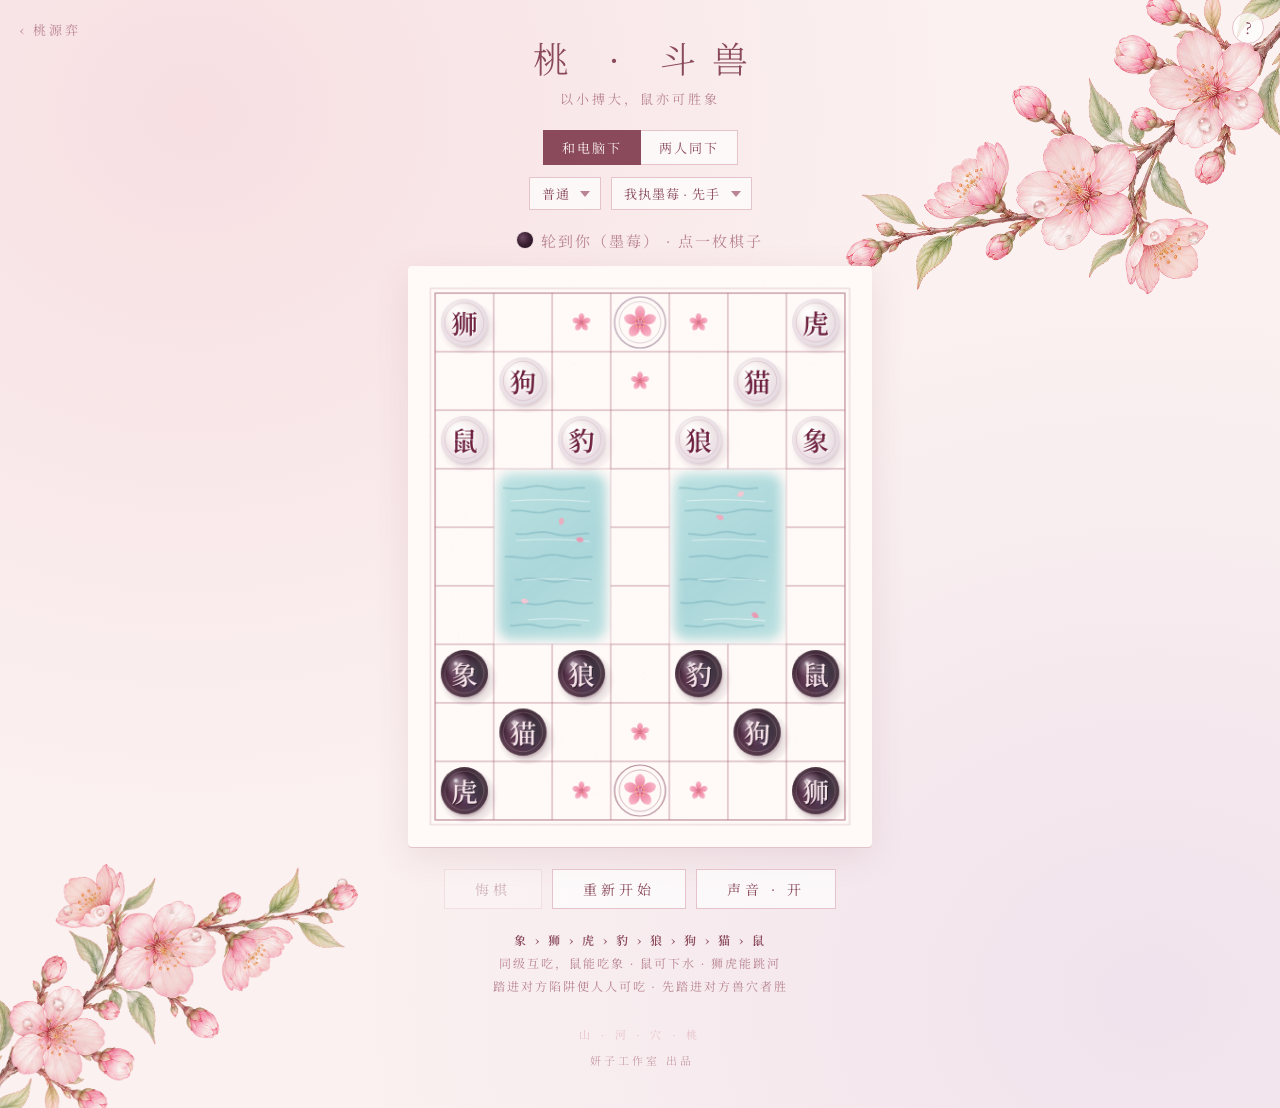
<file: doushou.html>
<!DOCTYPE html>
<html lang="zh-CN">
<head>
<meta charset="UTF-8">
<meta name="viewport" content="width=device-width, initial-scale=1.0">
<title>斗兽棋 · 桃源弈</title>
<meta property="og:type" content="website">
<meta property="og:site_name" content="桃源弈">
<meta property="og:title" content="斗兽棋 · 桃源弈">
<meta property="og:description" content="一盘桃花信笺风格的斗兽棋，可以和电脑下，也可以两人同下。">
<meta property="og:url" content="https://yanzi139715.github.io/gomoku/doushou.html">
<meta property="og:image" content="https://yanzi139715.github.io/gomoku/og.png">
<meta property="og:image:width" content="1200">
<meta property="og:image:height" content="630">
<meta name="twitter:card" content="summary_large_image">
<link rel="apple-touch-icon" href="apple-touch-icon.png">
<meta name="description" content="一盘桃花信笺风格的斗兽棋，可以和电脑下，也可以两人同下。">
<meta name="theme-color" content="#fbf1f0">
<link rel="icon" href="data:image/svg+xml,%3Csvg xmlns='http://www.w3.org/2000/svg' viewBox='0 0 64 64'%3E%3Ccircle cx='32' cy='32' r='26' fill='%236e2240'/%3E%3Cellipse cx='24' cy='22' rx='8' ry='5' fill='%23ffdcea' opacity='.5' transform='rotate(-30 24 22)'/%3E%3C/svg%3E">
<style>@font-face{font-family:'Noto Serif SC';font-weight:300;font-display:swap;src:url(fonts/noto-serif-sc-300.woff2) format('woff2')}@font-face{font-family:'Noto Serif SC';font-weight:400;font-display:swap;src:url(fonts/noto-serif-sc-400.woff2) format('woff2')}@font-face{font-family:'Noto Serif SC';font-weight:600;font-display:swap;src:url(fonts/noto-serif-sc-600.woff2) format('woff2')}</style>
<link rel="preload" href="fonts/noto-serif-sc-400.woff2" as="font" type="font/woff2" crossorigin>
<style>
*,*::before,*::after{margin:0;padding:0;box-sizing:border-box}
:root{--bg:#fbf1f0;--ink:#8a4a5c;--soft:#b98593;--line:#e6c3ca;--btn:#8a4a5c;--btnInk:#fbf1f0}
body{min-height:100vh;display:flex;flex-direction:column;align-items:center;padding:36px 16px 40px;overflow-x:hidden;
  background:var(--bg);color:var(--ink);font-family:'Noto Serif SC','Songti SC',serif;
  background-image:radial-gradient(ellipse at 15% 10%,rgba(240,190,200,.35),transparent 50%),radial-gradient(ellipse at 90% 90%,rgba(220,200,230,.35),transparent 50%);
  animation:fadein .9s ease backwards}
@keyframes fadein{from{opacity:0;transform:translateY(8px)}to{opacity:1;transform:none}}
.title{font-size:36px;font-weight:300;letter-spacing:16px;text-indent:16px;user-select:none;line-height:1.2;text-align:center}
.sub{font-size:13px;letter-spacing:3px;color:var(--soft);margin:10px 0 22px;text-align:center}
.controls{display:flex;flex-direction:column;align-items:center;gap:12px;margin-bottom:16px}
.seg{display:flex}
.seg button{font-family:inherit;font-size:13px;letter-spacing:2px;padding:7px 18px;border:1.5px solid var(--line);background:rgba(255,255,255,.7);color:var(--ink);cursor:pointer;transition:background .2s,color .2s;border-radius:0}
.seg button+button{border-left:none}
.seg button.on{background:var(--btn);color:var(--btnInk);border-color:var(--btn)}
.subrow{display:flex;gap:10px;flex-wrap:wrap;justify-content:center}
select{font-family:inherit;font-size:13px;letter-spacing:1px;color:var(--ink);background:rgba(255,255,255,.7);border:1.5px solid var(--line);padding:6px 30px 6px 12px;cursor:pointer;appearance:none;-webkit-appearance:none;border-radius:0;
  background-image:url("data:image/svg+xml,%3Csvg xmlns='http://www.w3.org/2000/svg' width='10' height='6'%3E%3Cpath d='M0 0l5 6 5-6z' fill='%23b98593'/%3E%3C/svg%3E");background-repeat:no-repeat;background-position:right 10px center}
select:focus{outline:none;border-color:var(--ink)}
.status{height:28px;font-size:15px;letter-spacing:2px;color:var(--soft);margin-bottom:12px;display:flex;align-items:center;gap:8px;user-select:none;text-align:center}
.status.win{color:var(--ink);font-size:17px}
.dot{width:16px;height:16px;border-radius:50%;display:inline-block;flex:none;box-shadow:0 0 0 1px rgba(0,0,0,.08)}
.dot.p1{background:radial-gradient(circle at 35% 35%,#6d4a63,#3e2235 45%,#1c0c17)}
.dot.p2{background:radial-gradient(circle at 35% 35%,#fffdfb,#f6eeee 50%,#d3c4cf)}
.thinking{display:inline-flex;gap:3px;margin-left:2px}
.thinking i{width:4px;height:4px;border-radius:50%;background:var(--soft);animation:blink 1.2s infinite}
.thinking i:nth-child(2){animation-delay:.2s}.thinking i:nth-child(3){animation-delay:.4s}
@keyframes blink{0%,80%,100%{opacity:.2}40%{opacity:1}}
.frame{padding:12px;background:#fffaf8;border-radius:4px;box-shadow:0 1px 0 #e6c3ca,0 10px 34px rgba(140,70,90,.12)}
#board{display:block;width:min(calc(100vw - 56px),440px,max(300px,calc((100vh - 330px)*.79)));height:auto;cursor:pointer;touch-action:manipulation;border-radius:2px}
.actions{display:flex;gap:10px;margin-top:22px;flex-wrap:wrap;justify-content:center}
.restart{font-family:inherit;font-size:14px;letter-spacing:4px;padding:9px 30px;border:1.5px solid var(--line);background:rgba(255,255,255,.7);color:var(--ink);cursor:pointer;transition:background .2s,color .2s}
@media(max-width:440px){.restart{padding:8px 16px;letter-spacing:2px;font-size:13px}}
.restart:disabled{opacity:.35;cursor:default}
.restart:not(:disabled):hover{background:var(--btn);color:var(--btnInk);border-color:var(--btn)}
.rule{margin-top:20px;max-width:340px;text-align:center;font-size:12px;letter-spacing:2px;line-height:1.9;color:var(--soft);user-select:none}
.rule b{font-weight:600;color:var(--ink);letter-spacing:3px}
.footer{margin-top:28px;font-size:11px;letter-spacing:4px;color:var(--line);user-select:none}
.hidden{display:none!important}
.back{position:absolute;top:14px;left:16px;z-index:5;font-size:13px;letter-spacing:3px;color:var(--soft);text-decoration:none;padding:6px 10px 6px 4px;font-family:inherit}
.back:hover{color:var(--ink)}
.help{position:absolute;top:12px;right:16px;z-index:5;width:32px;height:32px;border-radius:50%;border:1.5px solid var(--line);background:rgba(255,255,255,.7);color:var(--ink);font-family:inherit;font-size:16px;line-height:1;cursor:pointer;transition:background .2s,color .2s}
.help:hover{background:var(--ink);color:#fbf1f0;border-color:var(--ink)}
.rules-mask{position:fixed;inset:0;background:rgba(120,60,80,.18);-webkit-backdrop-filter:blur(3px);backdrop-filter:blur(3px);display:flex;align-items:center;justify-content:center;padding:16px;z-index:50;opacity:0;pointer-events:none;transition:opacity .25s}
.rules-mask.on{opacity:1;pointer-events:auto}
.rules{background:#fffaf8;max-width:440px;width:100%;max-height:84vh;overflow:auto;padding:26px 22px 20px;box-shadow:0 20px 50px rgba(140,70,90,.22);border-radius:4px;color:var(--ink);transform:translateY(10px);transition:transform .25s;text-align:left}
.rules-mask.on .rules{transform:none}
.rules h3{font-weight:400;font-size:20px;letter-spacing:8px;text-indent:8px;text-align:center;margin-bottom:6px}
.rules h4{font-weight:600;font-size:14px;letter-spacing:2px;margin:16px 0 4px}
.rules p,.rules li{font-size:13.5px;line-height:1.85;letter-spacing:.5px;color:#7a4a58}
.rules ul{padding-left:1.2em}.rules li{margin:2px 0}.rules b{font-weight:600;color:var(--ink)}
.rules .close{display:block;margin:20px auto 0;font-family:inherit;font-size:14px;letter-spacing:4px;padding:8px 30px;border:1.5px solid var(--line);background:#fff;color:var(--ink);cursor:pointer}
.studio{margin-top:10px;font-size:11px;letter-spacing:3px;text-indent:3px;color:var(--soft);opacity:.75;user-select:none;position:relative}
</style>
</head>
<body>
<a class="back" href="./">‹ 桃源弈</a>
<button class="help" id="helpBtn" aria-label="规则说明">?</button>
<div class="rules-mask" id="rulesMask" role="dialog" aria-modal="true" aria-label="斗兽棋怎么下"><div class="rules"><h3>斗兽棋怎么下</h3><h4>怎么赢</h4><p>墨莓先走。让任何一只动物走进对方的兽穴（对面那朵大桃花），或者把对方的动物全吃光，或者让对方走投无路、一步都走不了，你就赢了。</p>
<h4>怎么走</h4><ul><li>每回合走一只动物，上下左右走一格，不能斜走。</li><li>不能走进自己的兽穴。</li></ul>
<h4>谁吃谁</h4><ul><li>象 &gt; 狮 &gt; 虎 &gt; 豹 &gt; 狼 &gt; 狗 &gt; 猫 &gt; 鼠。大的吃小的，一样大的可以互吃。</li><li>唯一的例外：老鼠可以吃大象，大象却不能吃老鼠。</li></ul>
<h4>河</h4><ul><li>只有老鼠能下水。水里的老鼠不能吃岸上的任何动物（大象、岸上的老鼠都不行），岸上的动物也吃不到水里的老鼠；两只都在水里的老鼠可以互吃。</li><li>狮子和老虎可以横着或竖着，一下跳过整条河；如果河里有老鼠挡在路上，就不能跳。</li></ul>
<h4>陷阱</h4><p>兽穴旁边的小桃花是陷阱。动物走进对方的陷阱，就变成最弱的，对方谁都能吃它。</p><button class="close">知道啦</button></div></div>
<div class="title">桃 · 斗兽</div>
<div class="sub">以小搏大，鼠亦可胜象</div>

<div class="controls">
  <div class="seg" id="modeSeg"><button class="on" data-m="pvc">和电脑下</button><button data-m="pvp">两人同下</button></div>
  <div class="subrow" id="pvcOpts">
    <select id="diff"><option value="easy">简单</option><option value="medium" selected>普通</option><option value="hard">困难</option></select>
    <select id="side"><option value="1" selected>我执墨莓 · 先手</option><option value="2">我执珍珠 · 后手</option></select>
  </div>
</div>

<div class="status" id="status"></div>
<div class="frame"><canvas id="board" aria-label="斗兽棋棋盘"></canvas></div>
<div class="actions"><button class="restart" id="undo">悔棋</button><button class="restart" id="restart">重新开始</button><button class="restart" id="sound">声音 · 开</button></div>
<div class="rule"><b>象 › 狮 › 虎 › 豹 › 狼 › 狗 › 猫 › 鼠</b><br>同级互吃，鼠能吃象 · 鼠可下水 · 狮虎能跳河<br>踏进对方陷阱便人人可吃 · 先踏进对方兽穴者胜</div>
<div class="footer">山 · 河 · 穴 · 桃</div>
<div class="studio">妍子工作室 出品</div>

<script>
// ================= 基础 =================
const COLS=7,ROWS=9,N=63,CELL=62,PAD=16,R0=25;
const cv=document.getElementById('board'),ctx=cv.getContext('2d');
const DPR=Math.min(2,window.devicePixelRatio||1),W=COLS*CELL+PAD*2,H=ROWS*CELL+PAD*2;
cv.width=W*DPR;cv.height=H*DPR;ctx.scale(DPR,DPR);
const NAMES=['墨莓','珍珠'],ANIMAL=['','鼠','猫','狗','狼','豹','虎','狮','象'];
const $=id=>document.getElementById(id);
let board=new Int8Array(N),cnt=[0,0,0],cur,over,winner,winWhy,winT=0,sel=null,targets=[],hist=[],busy=false,gid=0,parts=[],mode='pvc',flip=false;
const rand=(a,b)=>a+Math.random()*(b-a);
const human=()=>+$('side').value,aiColor=()=>3-human();
const RR=i=>(i/COLS)|0,CC=i=>i%COLS;
// 逻辑坐标：第 0 行在上（珍珠的家），第 8 行在下（墨莓的家）；显示时可整盘旋转 180°，让“我”总在下方
function XY(i){let r=RR(i),c=CC(i);if(flip){r=ROWS-1-r;c=COLS-1-c}return{x:PAD+c*CELL+CELL/2,y:PAD+r*CELL+CELL/2,vr:r,vc:c}}

// ================= 地形 =================
// 0 平地 1 河 2 墨莓的陷阱 3 珍珠的陷阱 4 墨莓的兽穴 5 珍珠的兽穴
const T=new Int8Array(N),DEN1=59,DEN2=3;
for(let r=3;r<=5;r++)for(const c of[1,2,4,5])T[r*COLS+c]=1;
for(const[r,c]of[[8,2],[8,4],[7,3]])T[r*COLS+c]=2;
for(const[r,c]of[[0,2],[0,4],[1,3]])T[r*COLS+c]=3;
T[DEN1]=4;T[DEN2]=5;
const trapOwner=i=>T[i]===2?1:T[i]===3?2:0;
const NB=[],JMP=[];
for(let i=0;i<N;i++){NB[i]=[];JMP[i]=[];const r=RR(i),c=CC(i);
  for(const[dr,dc]of[[-1,0],[1,0],[0,-1],[0,1]]){const nr=r+dr,nc=c+dc;if(nr<0||nr>=ROWS||nc<0||nc>=COLS)continue;const n=nr*COLS+nc;NB[i].push(n);
    if(T[i]!==1&&T[n]===1){const cells=[];let rr=nr,cc=nc;while(rr>=0&&rr<ROWS&&cc>=0&&cc<COLS&&T[rr*COLS+cc]===1){cells.push(rr*COLS+cc);rr+=dr;cc+=dc}
      if(rr>=0&&rr<ROWS&&cc>=0&&cc<COLS)JMP[i].push([rr*COLS+cc,cells])}}}
const dist=(i,j)=>Math.abs(RR(i)-RR(j))+Math.abs(CC(i)-CC(j));

// ================= 规则 =================
// 棋子：墨莓为正数、珍珠为负数；1鼠 2猫 3狗 4狼 5豹 6虎 7狮 8象
const effRank=(v,i)=>{const a=v>0?v:-v,p=v>0?1:2,to=trapOwner(i);return to&&to!==p?0:a};
function beats(v,f,d,t){const ea=effRank(v,f),ed=effRank(d,t),a=v>0?v:-v,dd=d>0?d:-d;
  if(ed===0)return true;                 // 掉进陷阱的棋子，谁都能吃
  if(a===1&&dd===8)return ea>0;          // 鼠吃象
  if(a===8&&dd===1)return false;         // 象不能吃鼠
  return ea>=ed}
function canEnter(b,f,t){const v=b[f],p=v>0?1:2,a=v>0?v:-v,tt=T[t];
  if((tt===4&&p===1)||(tt===5&&p===2))return false;   // 不能进自己的兽穴
  const d=b[t],fw=T[f]===1;
  if(tt===1){if(a!==1)return false;if(d===0)return true;if(d*v>0)return false;return fw}   // 只有鼠能下水；水里的鼠只能被水里的鼠吃
  if(d===0)return true;if(d*v>0)return false;
  if(fw)return false;                                  // 水里的鼠吃不到岸上的棋子
  return beats(v,f,d,t)}
function genFrom(b,i,out){const v=b[i];if(!v)return;
  for(const n of NB[i])if(canEnter(b,i,n))out.push(i<<6|n);
  const a=v>0?v:-v;
  if((a===6||a===7)&&T[i]!==1)for(const[d,cells]of JMP[i]){if(cells.some(x=>b[x]))continue;   // 河里有鼠挡着就跳不过去
    const dv=b[d];if(dv===0||(dv*v<0&&beats(v,i,dv,d)))out.push(i<<6|d)}}
function genMoves(b,side){const out=[],s=side===1?1:-1;for(let i=0;i<N;i++)if(b[i]*s>0)genFrom(b,i,out);return out}
function make(b,f,t){const cp=b[t];b[t]=b[f];b[f]=0;if(cp)cnt[cp>0?1:2]--;return cp}
function unmake(b,f,t,cp){b[f]=b[t];b[t]=cp;if(cp)cnt[cp>0?1:2]++}
const denOf=p=>p===1?5:4;   // p 要攻进的兽穴地形码
function countPieces(){cnt[1]=cnt[2]=0;for(let i=0;i<N;i++)if(board[i])cnt[board[i]>0?1:2]++}
function layout(){board.fill(0);
  const top={'0,0':7,'0,6':6,'1,1':3,'1,5':2,'2,0':1,'2,2':5,'2,4':4,'2,6':8};
  for(const k in top){const[r,c]=k.split(',').map(Number);board[r*COLS+c]=-top[k];board[(ROWS-1-r)*COLS+(COLS-1-c)]=top[k]}
  countPieces()}

// ================= 桃花信笺：画法（沿用五子棋） =================
const fibers=[];for(let i=0;i<700;i++)fibers.push([Math.random()*W,Math.random()*H,Math.random()*8+2,Math.random()*3,Math.random()*.06]);
function blob(x,y,r,col,a){const b=ctx.createRadialGradient(x,y,0,x,y,r);b.addColorStop(0,col.replace('A',a));b.addColorStop(1,col.replace('A',0));ctx.fillStyle=b;ctx.fillRect(x-r,y-r,r*2,r*2)}
function drawShadow(x,y,p,s,lift=0){const R=R0*s,t=p===1?'70,25,45':'150,110,130',off=1+lift*1.6,sp=1+lift*.35,a=1-lift*.55;
  const sx=x+R*.18*off,sy=y+R*.26*off,sg=ctx.createRadialGradient(sx,sy,R*.3,sx,sy,R*1.25*sp);
  sg.addColorStop(0,`rgba(${t},${.30*a})`);sg.addColorStop(.6,`rgba(${t},${.12*a})`);sg.addColorStop(1,`rgba(${t},0)`);ctx.fillStyle=sg;ctx.beginPath();ctx.ellipse(sx,sy,R*1.25*sp,R*1.1*sp,0,0,7);ctx.fill();
  if(lift>.6)return;const cx=x+R*.05,cy=y+R*.12,cg=ctx.createRadialGradient(cx,cy,R*.75,cx,cy,R*1.04);cg.addColorStop(0,`rgba(${t},${.35*(1-lift/.6)})`);cg.addColorStop(1,`rgba(${t},0)`);ctx.fillStyle=cg;ctx.beginPath();ctx.arc(cx,cy,R*1.04,0,7);ctx.fill()}
function drawStone(x,y,p,s){const R=R0*s;
  ctx.save();ctx.beginPath();ctx.arc(x,y,R,0,7);ctx.clip();
  const base=ctx.createRadialGradient(x-R*.35,y-R*.4,R*.1,x,y,R*1.05);
  if(p===1){base.addColorStop(0,'#6d4a63');base.addColorStop(.45,'#3e2235');base.addColorStop(1,'#1c0c17')}
  else{base.addColorStop(0,'#fffdfb');base.addColorStop(.5,'#f6eeee');base.addColorStop(.85,'#e6d9df');base.addColorStop(1,'#d3c4cf')}
  ctx.fillStyle=base;ctx.fillRect(x-R,y-R,R*2,R*2);
  ctx.globalCompositeOperation=p===1?'screen':'soft-light';const k=p===1?1:1.6;
  blob(x+R*.35,y-R*.15,R*.75,'rgba(120,200,190,A)',.22*k);blob(x-R*.4,y+R*.35,R*.8,'rgba(230,140,190,A)',.25*k);blob(x+R*.25,y+R*.45,R*.6,'rgba(170,150,240,A)',.2*k);
  ctx.globalCompositeOperation='source-over';
  const rim=ctx.createRadialGradient(x-R*.1,y-R*.1,R*.7,x,y,R);rim.addColorStop(0,'rgba(255,240,245,0)');rim.addColorStop(1,p===1?'rgba(255,200,225,.22)':'rgba(255,255,255,.35)');ctx.fillStyle=rim;ctx.fillRect(x-R,y-R,R*2,R*2);
  // 高光放在字下面，字像刻在珍珠里
  blob(x-R*.32,y-R*.38,R*.55,'rgba(255,255,255,A)',p===1?.3:.6);
  ctx.restore()}
// 珍珠上的字：细细一圈刻线 + 刻出来的字
function drawPiece(x,y,v,s){const p=v>0?1:2,a=v>0?v:-v,R=R0*s;
  drawStone(x,y,p,s);
  ctx.save();ctx.strokeStyle=p===1?'rgba(255,215,230,.26)':'rgba(138,74,92,.22)';ctx.lineWidth=.8;ctx.beginPath();ctx.arc(x,y,R*.83,0,7);ctx.stroke();
  ctx.font=`600 ${Math.round(R*1.12)}px 'Noto Serif SC','Songti SC','STSong',serif`;ctx.textAlign='center';ctx.textBaseline='middle';
  const ty=y+R*.06;
  ctx.fillStyle=p===1?'rgba(0,0,0,.45)':'rgba(255,255,255,.95)';ctx.fillText(ANIMAL[a],x+.7,ty+.8);
  ctx.fillStyle=p===1?'#f8e3ea':'#6e2240';ctx.fillText(ANIMAL[a],x,ty);
  ctx.restore();
  blob(x-R*.36,y-R*.42,R*.13,'rgba(255,255,255,A)',p===1?.85:1)}
function petal(x,y,s,col){ctx.fillStyle=col;ctx.beginPath();ctx.moveTo(x,y+s);ctx.bezierCurveTo(x-s*1.0,y+s*.25,x-s*.7,y-s*.85,x,y-s);ctx.bezierCurveTo(x+s*.7,y-s*.85,x+s*1.0,y+s*.25,x,y+s);ctx.fill()}
function petalFlower(x,y,s){ctx.save();ctx.translate(x,y);
  for(let k=0;k<5;k++){ctx.save();ctx.rotate(k*Math.PI*2/5);const g=ctx.createRadialGradient(0,0,s*.1,0,0,s*1.7);g.addColorStop(0,'#d9577f');g.addColorStop(.3,'#f08aa8');g.addColorStop(1,'#f9bccb');petal(0,-s*.9,s*.78,g);ctx.restore()}
  ctx.strokeStyle='#c94d74';ctx.lineWidth=.45;ctx.fillStyle='#f5cf6a';for(let k=0;k<9;k++){const a=k*Math.PI*2/9+.2,l=s*(.42+.12*(k%2));ctx.beginPath();ctx.moveTo(0,0);ctx.lineTo(Math.cos(a)*l,Math.sin(a)*l);ctx.stroke();ctx.beginPath();ctx.arc(Math.cos(a)*l,Math.sin(a)*l,s*.07,0,7);ctx.fill()}
  ctx.restore()}
function spawnPetals(x,y,first){
  if(first)for(let i=0;i<46;i++)parts.push({x:rand(-60,W),y:rand(-H*.6,-10),vx:rand(15,45),vy:rand(30,70),rot:rand(0,6),vr:rand(-2,2),life:rand(5,7),sz:rand(4,7),col:['#f6a5bb','#f18fab','#fbc4d2','#f7b3c5'][i%4]});
  for(let i=0;i<5;i++)parts.push({x,y,vx:rand(-50,50),vy:rand(-60,-10),rot:rand(0,6),vr:rand(-3,3),life:rand(1.5,2.5),sz:rand(3,5),col:'#f18fab'})}

// ================= 棋盘底图 =================
function drawBg(){
  ctx.fillStyle='#fffaf8';ctx.fillRect(0,0,W,H);
  ctx.lineWidth=.6;for(const[x,y,l,a,o]of fibers){ctx.strokeStyle=`rgba(200,140,150,${o})`;ctx.beginPath();ctx.moveTo(x,y);ctx.lineTo(x+Math.cos(a)*l,y+Math.sin(a)*l);ctx.stroke()}
  // 河：像国画里淡淡染开的一汪春水，边缘晕开；几笔水纹，水面漂着几片桃花瓣
  const wy=PAD+3*CELL;
  for(const c0 of[1,4]){const x0=PAD+c0*CELL,w=2*CELL,h=3*CELL;
    ctx.save();ctx.beginPath();ctx.rect(x0,wy,w,h);ctx.clip();
    ctx.save();ctx.filter='blur(6px)';const g=ctx.createLinearGradient(x0,wy,x0+w,wy+h);g.addColorStop(0,'rgba(178,222,222,.85)');g.addColorStop(.55,'rgba(150,206,210,.8)');g.addColorStop(1,'rgba(176,220,220,.85)');
    ctx.fillStyle=g;ctx.beginPath();ctx.roundRect(x0+5,wy+5,w-10,h-10,14);ctx.fill();ctx.restore();
    // 水纹：两头细、中间粗的笔触
    let sd=c0*13+1;const rnd=()=>(sd=(sd*16807)%2147483647)/2147483647;
    for(let k=0;k<7;k++){const yy=wy+20+k*(h-40)/6,xs=x0+10+rnd()*20,xe=x0+w-10-rnd()*20,ph=rnd()*6;
      for(let j=0;j<3;j++){ctx.strokeStyle=`rgba(80,150,165,${.22-j*.06})`;ctx.lineWidth=1.6-j*.5;ctx.beginPath();
        for(let xx=xs;xx<=xe;xx+=3){const t=(xx-xs)/(xe-xs),y2=yy+Math.sin(xx/9+ph)*2.2*Math.sin(t*Math.PI)+j*.6;xx===xs?ctx.moveTo(xx,y2):ctx.lineTo(xx,y2)}ctx.stroke()}}
    ctx.strokeStyle='rgba(255,255,255,.55)';ctx.lineWidth=1;for(let k=0;k<4;k++){const yy=wy+34+k*(h-60)/3;ctx.beginPath();ctx.moveTo(x0+18+k*6,yy);ctx.quadraticCurveTo(x0+w/2,yy-3,x0+w-22,yy+1);ctx.stroke()}
    // 漂着的桃花瓣
    for(let k=0;k<3;k++){const px=x0+20+rnd()*(w-40),py=wy+20+rnd()*(h-40);ctx.save();ctx.translate(px,py);ctx.rotate(rnd()*6);ctx.globalAlpha=.85;petal(0,0,4.2,['#f6a5bb','#f18fab','#fbc4d2'][k]);ctx.restore()}
    ctx.restore()}
  // 格子线（河里不画，水面更干净）
  ctx.strokeStyle='rgba(170,100,120,.42)';ctx.lineWidth=.8;
  for(let i=0;i<N;i++)if(T[i]!==1){const{x,y}=XY(i);ctx.strokeRect(x-CELL/2,y-CELL/2,CELL,CELL)}
  ctx.strokeStyle='rgba(170,100,120,.5)';ctx.lineWidth=1.4;ctx.strokeRect(PAD,PAD,COLS*CELL,ROWS*CELL);
  ctx.lineWidth=.6;ctx.strokeRect(PAD-5,PAD-5,COLS*CELL+10,ROWS*CELL+10);
  // 陷阱（小桃花）和兽穴（大桃花，外面一圈是主人的颜色）
  for(let i=0;i<N;i++){const tt=T[i];if(tt<2)continue;const{x,y}=XY(i);
    if(tt<=3){petalFlower(x,y,6)}
    else{
      ctx.strokeStyle=tt===4?'rgba(110,34,64,.55)':'rgba(190,170,184,.9)';ctx.lineWidth=tt===4?1.2:1.6;ctx.beginPath();ctx.arc(x,y,R0+2,0,7);ctx.stroke();
      ctx.lineWidth=.6;ctx.beginPath();ctx.arc(x,y,R0-3,0,7);ctx.stroke();petalFlower(x,y,10.5)}}
}

// ================= 绘制循环（只在有动画时跑） =================
let raf=null,lastT=0;
const ANIM=260;
function needAnim(t){const lm=hist[hist.length-1];return parts.length>0||(lm&&lm.t0&&t-lm.t0<ANIM+50)||(winner&&t-winT<4000)}
function frame(t){
  const dt=lastT?Math.min(.05,(t-lastT)/1000):0;lastT=t;
  drawBg();
  const lm=hist[hist.length-1],age=lm&&lm.t0?t-lm.t0:1e9,anim=age<ANIM,k=Math.min(1,age/ANIM),e=1-Math.pow(1-k,3);
  // 上一步标记
  if(lm){ctx.fillStyle='rgba(240,150,170,.17)';for(const i of[lm.f,lm.t]){const{x,y}=XY(i);ctx.fillRect(x-CELL/2+2,y-CELL/2+2,CELL-4,CELL-4)}
    const a=XY(lm.f);ctx.fillStyle='rgba(232,137,158,.7)';ctx.beginPath();ctx.arc(a.x,a.y,2.4,0,7);ctx.fill()}
  // 可走的点（空格）
  if(sel!=null&&canPlay())for(const m of targets){const to=m&63;if(board[to])continue;const{x,y}=XY(to);
    ctx.fillStyle='rgba(232,137,158,.25)';ctx.beginPath();ctx.arc(x,y,11,0,7);ctx.fill();ctx.fillStyle='rgba(222,108,138,.9)';ctx.beginPath();ctx.arc(x,y,5,0,7);ctx.fill()}
  // 被吃掉的棋子先淡出
  if(anim&&lm.cap){const{x,y}=XY(lm.t);ctx.globalAlpha=1-e;drawShadow(x,y,lm.cap>0?1:2,1);drawPiece(x,y,lm.cap,1-.1*e);ctx.globalAlpha=1}
  const items=[];
  for(let i=0;i<N;i++){const v=board[i];if(!v)continue;const o=XY(i);let x=o.x,y=o.y,s=1,lift=0;
    if(anim&&lm&&i===lm.t){const f=XY(lm.f);x=f.x+(o.x-f.x)*e;y=f.y+(o.y-f.y)*e;lift=Math.sin(k*Math.PI)*.8;s=1+.08*Math.sin(k*Math.PI)}
    else if(i===sel){lift=.4}
    if(winner&&i===lm?.t){const wt=(t-winT)/1000;if(wt>0&&wt<3)s*=1+.12*Math.sin(wt*5)*(1-wt/3)}
    items.push([x,y,v,s,lift,i])}
  for(const[x,y,v,s,l,i]of items){
    if(T[i]===1){ctx.strokeStyle='rgba(96,164,178,.5)';ctx.lineWidth=.9;ctx.beginPath();ctx.ellipse(x,y+3,R0*1.18,R0*.95,0,0,7);ctx.stroke()}   // 水里的鼠：一圈涟漪
    drawShadow(x,y,v>0?1:2,s,l)}
  for(const[x,y,v,s,l,i]of items){drawPiece(x,y-l*5,v,s);
    const to=trapOwner(i);if(to&&to!==(v>0?1:2)){ctx.strokeStyle='rgba(214,110,138,.8)';ctx.lineWidth=1.1;ctx.setLineDash([2.5,3]);ctx.beginPath();ctx.arc(x,y-l*5,R0+3.5,0,7);ctx.stroke();ctx.setLineDash([])}}   // 在陷阱里：虚线圈
  // 选中圈 + 可吃的圈
  if(sel!=null&&canPlay()){const{x,y}=XY(sel);ctx.strokeStyle='rgba(214,110,138,.9)';ctx.lineWidth=1.6;ctx.setLineDash([4,3]);ctx.beginPath();ctx.arc(x,y-2,R0+5,0,7);ctx.stroke();ctx.setLineDash([]);
    for(const m of targets){const to=m&63;if(!board[to])continue;const q=XY(to);ctx.strokeStyle='rgba(214,110,138,.9)';ctx.lineWidth=2.2;ctx.beginPath();ctx.arc(q.x,q.y,R0+3.5,0,7);ctx.stroke()}}
  for(const p of parts){p.life-=dt;p.x+=p.vx*dt;p.y+=p.vy*dt;p.rot+=p.vr*dt;p.vx+=Math.sin(t/500+p.y*.02)*.8;
    ctx.globalAlpha=Math.max(0,Math.min(1,p.life));ctx.save();ctx.translate(p.x,p.y);ctx.rotate(p.rot);petal(0,0,p.sz,p.col);ctx.restore();ctx.globalAlpha=1}
  parts=parts.filter(p=>p.life>0);
  raf=needAnim(t)?requestAnimationFrame(frame):null;if(!raf)lastT=0}
function kick(){if(!raf)raf=requestAnimationFrame(frame)}
if(document.fonts&&document.fonts.load)document.fonts.load("600 24px 'Noto Serif SC'",'象狮虎豹狼狗猫鼠').then(kick,()=>{});

// ================= 对局流程 =================
function canPlay(){return!over&&!busy&&(mode==='pvp'||cur===human())}
function setStatus(){const el=$('status');el.classList.toggle('win',over&&!!winner);
  if(!over){const who=mode==='pvc'?(cur===human()?'轮到你（'+NAMES[cur-1]+'）':NAMES[cur-1]+'在想'):'轮到'+NAMES[cur-1];
    const tip=canPlay()?(sel==null?' · 点一枚棋子':' · 点亮点走过去'):'';
    el.innerHTML=`<span class="dot p${cur}"></span> ${who}${tip}`+(busy?'<span class="thinking"><i></i><i></i><i></i></span>':'')}
  else{const why={den:'踏进了兽穴',all:'吃光了对方',stuck:'对方无路可走'}[winWhy];
    el.innerHTML=`<span class="dot p${winner}"></span> `+(mode==='pvc'?(winner===human()?`你赢啦！${why}`:`${NAMES[winner-1]}赢了，${why}`):`${NAMES[winner-1]}赢啦！${why}`)}
  const h=human();$('undo').disabled=!(mode==='pvc'?hist.some(m=>m.p===h):hist.length)}
function reset(){
  hush();if(hist&&hist.length)sfx('pearlGather',.8,1);
  gid++;flip=mode==='pvc'&&human()===2;layout();cur=1;over=false;winner=null;winWhy=null;winT=0;sel=null;targets=[];hist=[];busy=false;parts=[];
  setStatus();kick();
  if(mode==='pvc'&&aiColor()===1)thinkThen()}
function select(i){sel=i;targets=[];if(i!=null)genFrom(board,i,targets);setStatus();kick()}
function doMove(f,t){
  const p=cur,cp=make(board,f,t);hist.push({f,t,p,cap:cp,t0:performance.now()});sel=null;targets=[];
  setTimeout(()=>clack(p),150);if(cp)setTimeout(()=>sfx('capture',.75,1),190);
  const opp=3-p;
  if(T[t]===denOf(p)){over=true;winner=p;winWhy='den'}
  else if(cnt[opp]===0){over=true;winner=p;winWhy='all'}
  else{cur=opp;if(!genMoves(board,opp).length){over=true;winner=p;winWhy='stuck';cur=p}}
  if(over){winT=performance.now();chime(mode==='pvc'&&winner===aiColor());const q=XY(t);[0,1,2,3,4].forEach(i=>setTimeout(()=>{if(winner){spawnPetals(q.x+rand(-30,30),q.y+rand(-20,20),i===0);kick()}},i*140))}
  setStatus();kick();
  if(!over&&mode==='pvc'&&cur===aiColor())thinkThen()}

function toCell(e){const rc=cv.getBoundingClientRect(),mx=(e.clientX-rc.left)*(W/rc.width),my=(e.clientY-rc.top)*(H/rc.height);
  let c=Math.floor((mx-PAD)/CELL),r=Math.floor((my-PAD)/CELL);if(r<0||r>=ROWS||c<0||c>=COLS)return null;
  if(flip){r=ROWS-1-r;c=COLS-1-c}return r*COLS+c}
cv.addEventListener('pointerup',e=>{if(e.pointerType==='mouse'&&e.button!==0)return;if(!canPlay())return;const i=toCell(e);if(i==null)return;
  if(sel!=null&&targets.some(m=>(m&63)===i)){doMove(sel,i);return}
  const s=cur===1?1:-1;
  if(board[i]*s>0&&i!==sel){select(i);sfx('pearlPick',.45,1.05)}else select(null)});

// ================= 声音（只用已有的珍珠声，见 sounds/CREDITS.md） =================
let soundOn=true;try{soundOn=localStorage.getItem('gomoku-sound')!=='off'}catch(e){}
const POOL={},unlocked={v:false};
function pool(f){if(!POOL[f]){POOL[f]=[];for(let i=0;i<5;i++){const a=new Audio('sounds/'+f+'.mp3');a.preload='auto';a.preservesPitch=false;a.webkitPreservesPitch=false;POOL[f].push(a)}}return POOL[f]}
function sfx(f,vol,rate){if(!soundOn)return;const ps=pool(f),a=ps.find(x=>x.paused||x.ended)||ps[0];try{a.pause();a.currentTime=0}catch(e){}a._live=true;a.muted=false;a.volume=vol;a.playbackRate=rate;a.play().catch(()=>{})}
// iPhone 要求声音第一次由手指触发：第一次点击时把所有声音静音播一下，之后电脑落子也能出声
function unlockAudio(){if(unlocked.v)return;unlocked.v=true;['pearlDrop1','pearlDrop2','pearlDrop3','pearlDrop4','pearlDrop5','pearlPick','pearlGather','capture','winGuzheng','loseGuzheng'].forEach(f=>pool(f).forEach(a=>{a.muted=true;const p=a.play();const done=()=>{if(a._live)return;a.pause();a.currentTime=0;a.muted=false};p&&p.then?p.then(done,done):done()}))}
addEventListener('pointerdown',unlockAudio,{once:false,passive:true});
// 一局分出胜负时放一次古筝：和电脑下输了放 loseGuzheng，其余赢家都放 winGuzheng；悔棋、重新开始时停掉
function hush(){['winGuzheng','loseGuzheng'].forEach(f=>(POOL[f]||[]).forEach(a=>{if(!a.muted)a.pause()}))}
function chime(lose){const g=gid;setTimeout(()=>{if(g===gid)sfx(lose?'loseGuzheng':'winGuzheng',.85,1)},250)}
function clack(p,vol=.8){sfx('pearlDrop'+(1+Math.floor(Math.random()*5)),vol,(p===1?.95:1.04)+(Math.random()-.5)*.04)}
function syncSound(){$('sound').textContent=soundOn?'声音 · 开':'声音 · 关'}

// ================= 悔棋：和电脑下时退回到你上一步之前 =================
function undo(){if(!hist.length)return;
  const popOne=()=>{const m=hist.pop();unmake(board,m.f,m.t,m.cap);return m};
  if(mode==='pvc'){const h=human();if(!hist.some(m=>m.p===h))return;while(hist[hist.length-1].p!==h)popOne();popOne();cur=h}
  else cur=popOne().p;
  hush();gid++;busy=false;for(const m of hist)m.t0=0;
  over=false;winner=null;winWhy=null;winT=0;parts=[];sel=null;targets=[];sfx('pearlPick',.7,1);setStatus();kick()}

// ================= 电脑：alpha-beta + 迭代加深 =================
const MATE=100000,MAT=[0,42,24,34,46,62,82,92,100];
let nodes=0,abort=false,deadline=0;
function evalPos(b,side){let s=0;
  for(let i=0;i<N;i++){const v=b[i];if(!v)continue;const p=v>0?1:2,a=v>0?v:-v,to=trapOwner(i);
    let val=MAT[a];if(to&&to!==p)val*=.25;                         // 在对方陷阱里等于送菜
    const d=dist(i,p===1?DEN2:DEN1);let adv=(14-d)*(a===8?1.2:2.5);if(d<=3)adv+=(4-d)*(a===8?6:12);   // 离对方兽穴越近越好
    s+=(p===side?1:-1)*(val+adv)}
  return s}
function ordered(b,ms,side){const tgt=side===1?DEN2:DEN1,tc=denOf(side);
  const sc=ms.map(m=>{const f=m>>6,t=m&63,v=b[f],cp=b[t];let s=(dist(f,tgt)-dist(t,tgt))*4;if(cp)s+=1000+(cp>0?cp:-cp)*10-(v>0?v:-v);if(T[t]===tc)s+=1e5;return[s,m]});
  sc.sort((a,b)=>b[0]-a[0]);return sc.map(x=>x[1])}
function search(side,depth,alpha,beta,ply){
  if((++nodes&511)===0&&performance.now()>deadline)abort=true;
  if(abort)return 0;
  const ms=genMoves(board,side);if(!ms.length)return-MATE+ply;
  if(depth===0)return evalPos(board,side);
  const opp=3-side,tc=denOf(side);let best=-Infinity;
  for(const m of ordered(board,ms,side)){const f=m>>6,t=m&63,cp=make(board,f,t);let sc;
    if(T[t]===tc||cnt[opp]===0)sc=MATE-ply-1;else sc=-search(opp,depth-1,-beta,-alpha,ply+1);
    unmake(board,f,t,cp);if(abort)return 0;
    if(sc>best)best=sc;if(sc>alpha)alpha=sc;if(alpha>=beta)break}
  return best}
function aiPick(side,diff){
  const maxD=diff==='easy'?2:diff==='medium'?3:9,limit=diff==='hard'?420:diff==='medium'?500:200,noise=diff==='easy'?30:2;
  deadline=performance.now()+limit;abort=false;nodes=0;
  let root=genMoves(board,side);if(!root.length)return null;
  const tc=denOf(side),opp=3-side;
  for(const m of root)if(T[m&63]===tc)return m;
  root=ordered(board,root,side);let best=root[0];
  for(let d=1;d<=maxD;d++){let alpha=-Infinity,bs=-Infinity,bm=null;
    for(const m of root){const f=m>>6,t=m&63,cp=make(board,f,t);
      let sc=cnt[opp]===0?MATE:-search(opp,d-1,-Infinity,diff==='easy'?Infinity:-alpha,1);
      unmake(board,f,t,cp);if(abort)break;
      sc+=Math.random()*noise;if(sc>bs){bs=sc;bm=m}if(diff!=='easy'&&sc>alpha)alpha=sc}
    if(abort||bm==null)break;best=bm;root=[bm,...root.filter(x=>x!==bm)];if(Math.abs(bs)>MATE-100)break}
  return best}
// 电脑放到后台线程里算（最多要算半秒，放在页面里算会让整页卡住）；地形表、邻格表在这里算好一起送进去。后台线程不可用时退回页面里算
const AI_SRC=`const COLS=${COLS},ROWS=${ROWS},N=${N},DEN1=${DEN1},DEN2=${DEN2},MATE=${MATE},MAT=${JSON.stringify(MAT)};
const T=new Int8Array(${JSON.stringify(Array.from(T))}),NB=${JSON.stringify(NB)},JMP=${JSON.stringify(JMP)};
const RR=${RR},CC=${CC},trapOwner=${trapOwner},effRank=${effRank},dist=${dist},denOf=${denOf};
let board,cnt=[0,0,0],nodes=0,abort=false,deadline=0;
${[beats,canEnter,genFrom,genMoves,make,unmake,evalPos,ordered,search,aiPick].join('\n')}
onmessage=e=>{const d=e.data;board=Int8Array.from(d.board);cnt=d.cnt.slice();postMessage({id:d.id,m:aiPick(d.side,d.diff)})}`;
let worker=null,pending=null;
function mkWorker(){try{worker=new Worker(URL.createObjectURL(new Blob([AI_SRC],{type:'text/javascript'})));
  worker.onmessage=e=>onAI(e.data);
  worker.onerror=e=>{e.preventDefault&&e.preventDefault();worker=null;if(pending)runLocal(pending)}}catch(e){worker=null}}
mkWorker();
function runLocal(p){setTimeout(()=>{if(p.id!==gid)return;onAI({id:p.id,m:aiPick(p.side,p.diff)})},30)}
// 从你走完算起约 1 秒电脑才走，别太急；算得慢就等它算完
function thinkThen(){busy=true;setStatus();
  pending={id:gid,side:aiColor(),diff:$('diff').value,t0:performance.now()};
  if(worker)worker.postMessage({id:pending.id,board:Array.from(board),cnt:cnt.slice(),side:pending.side,diff:pending.diff});else runLocal(pending)}
function onAI(r){if(!pending||r.id!==pending.id||r.id!==gid)return;const p=pending;pending=null;
  setTimeout(()=>{if(p.id!==gid)return;busy=false;if(over){setStatus();return}if(r.m==null){setStatus();return}doMove(r.m>>6,r.m&63)},Math.max(0,1000-(performance.now()-p.t0)))}

// ================= 控件 =================
$('modeSeg').onclick=e=>{const b=e.target.closest('button');if(!b||b.dataset.m===mode)return;mode=b.dataset.m;
  document.querySelectorAll('#modeSeg button').forEach(x=>x.classList.toggle('on',x===b));$('pvcOpts').classList.toggle('hidden',mode!=='pvc');reset()};
$('diff').onchange=reset;
$('side').onchange=reset;
$('restart').onclick=reset;
$('undo').onclick=undo;
$('sound').onclick=()=>{soundOn=!soundOn;try{localStorage.setItem('gomoku-sound',soundOn?'on':'off')}catch(e){}syncSound();if(soundOn)clack(1)};
// 给自动检查用的小窗口：摆局面、查可走的格子
window.__j={setup(list,p){board.fill(0);for(const[r,c,v]of list)board[r*COLS+c]=v;countPieces();gid++;cur=p;over=false;winner=null;hist=[];sel=null;targets=[];busy=false;mode='pvp';flip=false;setStatus();kick()},
  legal(r,c){const o=[];genFrom(board,r*COLS+c,o);return o.map(m=>[RR(m&63),CC(m&63)])},
  move(f,t){doMove(f[0]*COLS+f[1],t[0]*COLS+t[1])},
  get over(){return over},get winner(){return winner},get cur(){return cur},get hist(){return hist.length},get busy(){return busy},
  get board(){return Array.from(board)}};
syncSound();
reset();
</script>
<script>
(function(){const m=document.getElementById('rulesMask'),open=()=>m.classList.add('on'),close=()=>m.classList.remove('on');
  document.getElementById('helpBtn').addEventListener('click',open);m.addEventListener('click',e=>{if(e.target===m||e.target.classList.contains('close'))close()});
  addEventListener('keydown',e=>{if(e.key==='Escape')close()})})();
</script>
<script>try{localStorage.setItem('taoyuan-last','doushou.html')}catch(e){}</script>
<!-- 信笺下拉菜单：盖住原生下拉框，点开换成桃花信笺样式的菜单；原生框留着显示当前值，游戏逻辑照旧读它 -->
<style>
.psel-wrap{position:relative;display:inline-block}
.psel-hit{position:absolute;inset:0;width:100%;height:100%;opacity:0;cursor:pointer;border:0;background:none;padding:0;margin:0}
.psel-hit:focus-visible+select,.psel-wrap.open select{border-color:var(--ink,#8a4a5c)}
.psel-menu{position:fixed;z-index:1000;min-width:120px;max-height:min(60vh,420px);overflow-y:auto;padding:6px;background:#fffaf8;border:1px solid #ecc7cf;border-radius:8px;
  box-shadow:0 2px 6px rgba(140,70,90,.08),0 16px 36px rgba(140,70,90,.18);font-family:'Noto Serif SC','Songti SC',serif;animation:pselIn .18s cubic-bezier(.2,.7,.3,1) both;-webkit-tap-highlight-color:transparent}
@keyframes pselIn{from{opacity:0;transform:translateY(-4px) scale(.98)}to{opacity:1;transform:none}}
.psel-menu button{display:flex;align-items:center;gap:10px;width:100%;text-align:left;border:0;background:none;font:inherit;font-size:14px;letter-spacing:1px;color:#8a4a5c;padding:9px 14px 9px 10px;border-radius:5px;cursor:pointer;white-space:nowrap}
.psel-menu button::before{content:'';flex:none;width:7px;height:7px;border-radius:50%;background:transparent}
.psel-menu button[aria-selected=true]{color:#c94d74;background:rgba(246,186,204,.22)}
.psel-menu button[aria-selected=true]::before{background:radial-gradient(circle at 35% 30%,#fff 0 20%,#f08aa8 60%,#d9577f 100%)}
.psel-menu button:hover,.psel-menu button:focus-visible{background:rgba(246,186,204,.32);outline:none}
@media(prefers-reduced-motion:reduce){.psel-menu{animation:none}}
</style>
<script>
(()=>{let menu=null,cur=null;
  function close(){if(!menu)return;menu.remove();menu=null;if(cur){cur.parentNode.classList.remove('open');cur=null}}
  function open(sel,hit){close();if(sel.disabled)return;cur=sel;sel.parentNode.classList.add('open');
    menu=document.createElement('div');menu.className='psel-menu';menu.setAttribute('role','listbox');
    [...sel.options].forEach(o=>{const b=document.createElement('button');b.type='button';b.setAttribute('role','option');b.textContent=o.textContent;b.disabled=o.disabled;
      b.setAttribute('aria-selected',o.selected);b.onclick=e=>{e.stopPropagation();const ch=sel.value!==o.value;sel.value=o.value;close();hit.focus({preventScroll:true});if(ch)sel.dispatchEvent(new Event('change',{bubbles:true}))};menu.appendChild(b)});
    document.body.appendChild(menu);
    const r=sel.getBoundingClientRect(),w=Math.max(r.width,menu.offsetWidth),h=menu.offsetHeight;
    let x=Math.min(Math.max(8,r.left),innerWidth-w-8),y=r.bottom+6;if(y+h>innerHeight-8&&r.top-h-6>8)y=r.top-h-6;
    menu.style.left=x+'px';menu.style.top=y+'px';menu.style.minWidth=r.width+'px';
    (menu.querySelector('[aria-selected=true]')||menu.firstChild).focus({preventScroll:true})}
  function enhance(sel){if(sel.dataset.psel)return;sel.dataset.psel=1;sel.tabIndex=-1;
    const wrap=document.createElement('span');wrap.className='psel-wrap';sel.replaceWith(wrap);
    const hit=document.createElement('button');hit.type='button';hit.className='psel-hit';hit.setAttribute('aria-haspopup','listbox');hit.setAttribute('aria-label',sel.getAttribute('aria-label')||'选择');
    wrap.append(hit,sel);
    hit.addEventListener('click',e=>{e.stopPropagation();cur===sel?close():open(sel,hit)})}
  // 点菜单外面就收起；iPhone 点空白处不发 click，所以用 pointerdown（点自己这个框交给它的开关处理）
  addEventListener('pointerdown',e=>{if(menu&&!menu.contains(e.target)&&!(cur&&cur.parentNode.contains(e.target)))close()},true);
  addEventListener('keydown',e=>{if(!menu)return;const bs=[...menu.querySelectorAll('button:not(:disabled)')],i=bs.indexOf(document.activeElement);
    if(e.key==='Escape'){close();e.preventDefault()}else if(e.key==='ArrowDown'){bs[(i+1)%bs.length].focus();e.preventDefault()}else if(e.key==='ArrowUp'){bs[(i-1+bs.length)%bs.length].focus();e.preventDefault()}});
  addEventListener('resize',close);addEventListener('scroll',close,true);
  const scan=()=>document.querySelectorAll('select:not([data-psel])').forEach(enhance);scan();
  new MutationObserver(scan).observe(document.body,{childList:true,subtree:true})})();
</script>
<script src="peach.js"></script>
</body>
</html>
</file>
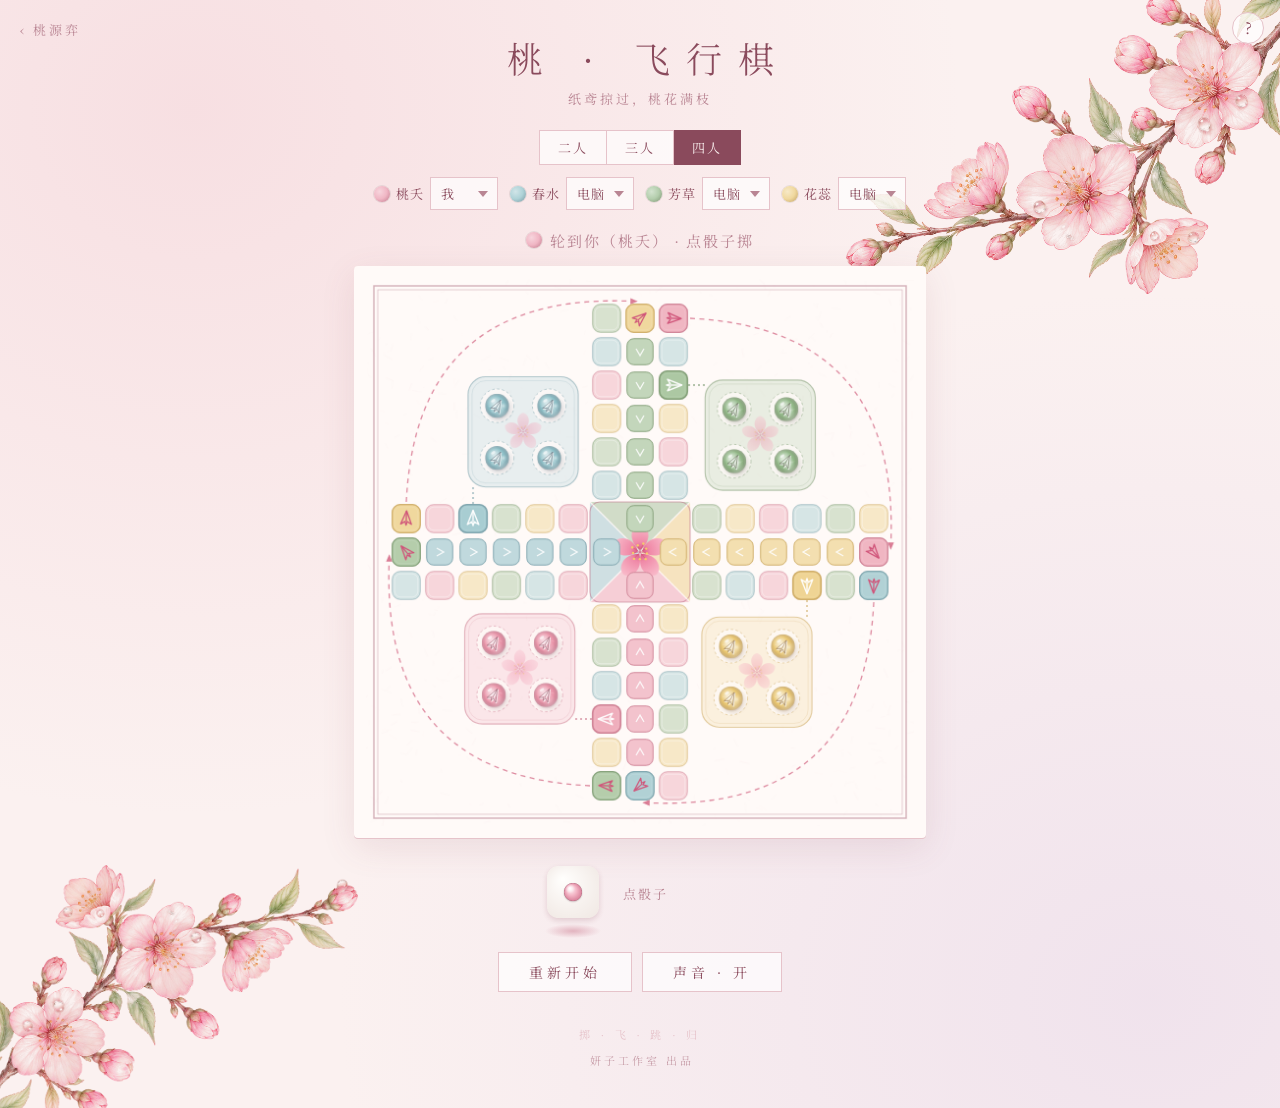
<file: feixingqi.html>
<!DOCTYPE html>
<html lang="zh-CN">
<head>
<meta charset="UTF-8">
<meta name="viewport" content="width=device-width, initial-scale=1.0">
<title>飞行棋 · 桃源弈</title>
<meta property="og:type" content="website">
<meta property="og:site_name" content="桃源弈">
<meta property="og:title" content="飞行棋 · 桃源弈">
<meta property="og:description" content="一盘桃花信笺风格的中国飞行棋，可以和电脑玩，也可以和朋友同玩。">
<meta property="og:url" content="https://yanzi139715.github.io/gomoku/feixingqi.html">
<meta property="og:image" content="https://yanzi139715.github.io/gomoku/og.png">
<meta property="og:image:width" content="1200">
<meta property="og:image:height" content="630">
<meta name="twitter:card" content="summary_large_image">
<link rel="apple-touch-icon" href="apple-touch-icon.png">
<meta name="description" content="一盘桃花信笺风格的中国飞行棋，可以和电脑玩，也可以和朋友同玩。">
<meta name="theme-color" content="#fbf1f0">
<link rel="icon" href="data:image/svg+xml,%3Csvg xmlns='http://www.w3.org/2000/svg' viewBox='0 0 64 64'%3E%3Ccircle cx='32' cy='32' r='26' fill='%23f8e2e4' stroke='%23e6c3ca' stroke-width='2'/%3E%3Cpath d='M32 14L47 46L33 40L32 50L31 40L17 46Z' fill='%23d9577f' opacity='.7'/%3E%3C/svg%3E">
<style>@font-face{font-family:'Noto Serif SC';font-weight:300;font-display:swap;src:url(fonts/noto-serif-sc-300.woff2) format('woff2')}@font-face{font-family:'Noto Serif SC';font-weight:400;font-display:swap;src:url(fonts/noto-serif-sc-400.woff2) format('woff2')}@font-face{font-family:'Noto Serif SC';font-weight:600;font-display:swap;src:url(fonts/noto-serif-sc-600.woff2) format('woff2')}</style>
<link rel="preload" href="fonts/noto-serif-sc-400.woff2" as="font" type="font/woff2" crossorigin>
<style>
*,*::before,*::after{margin:0;padding:0;box-sizing:border-box}
:root{--bg:#fbf1f0;--ink:#8a4a5c;--soft:#b98593;--line:#e6c3ca;--btn:#8a4a5c;--btnInk:#fbf1f0;--rouge:#c0405a;--dc:#e6c3ca}
body{min-height:100vh;display:flex;flex-direction:column;align-items:center;padding:36px 16px 40px;overflow-x:hidden;
  background:var(--bg);color:var(--ink);font-family:'Noto Serif SC','Songti SC',serif;
  background-image:radial-gradient(ellipse at 15% 10%,rgba(240,190,200,.35),transparent 50%),radial-gradient(ellipse at 90% 90%,rgba(220,200,230,.35),transparent 50%);
  animation:fadein .9s ease backwards}
@keyframes fadein{from{opacity:0;transform:translateY(8px)}to{opacity:1;transform:none}}
.title{font-size:36px;font-weight:300;letter-spacing:16px;text-indent:16px;user-select:none;line-height:1.2;text-align:center}
.sub{font-size:13px;letter-spacing:3px;color:var(--soft);margin:10px 0 22px;text-align:center}
.controls{display:flex;flex-direction:column;align-items:center;gap:12px;margin-bottom:16px}
.seg{display:flex}
.seg button{font-family:inherit;font-size:13px;letter-spacing:2px;padding:7px 18px;border:1.5px solid var(--line);background:rgba(255,255,255,.7);color:var(--ink);cursor:pointer;transition:background .2s,color .2s;border-radius:0}
.seg button+button{border-left:none}
.seg button.on{background:var(--btn);color:var(--btnInk);border-color:var(--btn)}
.subrow{display:flex;gap:8px 12px;flex-wrap:wrap;justify-content:center}
.seat{display:flex;align-items:center;gap:6px;font-size:13px;letter-spacing:1px}
select{font-family:inherit;font-size:13px;letter-spacing:1px;color:var(--ink);background:rgba(255,255,255,.7);border:1.5px solid var(--line);padding:6px 28px 6px 10px;cursor:pointer;appearance:none;-webkit-appearance:none;border-radius:0;
  background-image:url("data:image/svg+xml,%3Csvg xmlns='http://www.w3.org/2000/svg' width='10' height='6'%3E%3Cpath d='M0 0l5 6 5-6z' fill='%23b98593'/%3E%3C/svg%3E");background-repeat:no-repeat;background-position:right 9px center}
select:focus{outline:none;border-color:var(--ink)}
.status{min-height:28px;font-size:15px;letter-spacing:2px;color:var(--soft);margin-bottom:12px;display:flex;align-items:center;justify-content:center;gap:8px;user-select:none;text-align:center;max-width:100%}
.status.win{color:var(--ink);font-size:17px}
@media(max-width:440px){.status{font-size:13.5px;letter-spacing:1px}.status.win{font-size:15px}}
.dot{width:16px;height:16px;border-radius:50%;display:inline-block;box-shadow:0 0 0 1px rgba(0,0,0,.08);flex:none}
.thinking{display:inline-flex;gap:3px;margin-left:2px}
.thinking i{width:4px;height:4px;border-radius:50%;background:var(--soft);animation:blink 1.2s infinite}
.thinking i:nth-child(2){animation-delay:.2s}.thinking i:nth-child(3){animation-delay:.4s}
@keyframes blink{0%,80%,100%{opacity:.2}40%{opacity:1}}
.frame{padding:12px;background:#fffaf8;border-radius:4px;box-shadow:0 1px 0 #e6c3ca,0 10px 34px rgba(140,70,90,.12)}
#board{display:block;width:min(calc(100vw - 56px),548px);height:auto;cursor:default;touch-action:manipulation;border-radius:2px;-webkit-tap-highlight-color:transparent}
.diceRow{display:flex;align-items:center;justify-content:center;gap:18px;margin-top:20px;min-height:72px}
.dice{width:64px;height:64px;flex:none;position:relative;background:none;border:none;padding:0;cursor:default;perspective:420px;-webkit-tap-highlight-color:transparent}
/* 骰子下面一抹当前玩家颜色的柔光，代替原来的彩色边框 */
.dice::after{content:'';position:absolute;left:4px;right:4px;bottom:-12px;height:14px;border-radius:50%;background:radial-gradient(closest-side,var(--dca),transparent);transition:opacity .3s}
.dice canvas{width:64px;height:64px;display:block}
.dice.ready{cursor:pointer;animation:ready 1.6s ease-in-out infinite}
@keyframes ready{0%,100%{transform:none}50%{transform:translateY(-3px)}}
.dice.roll{animation:tumble .7s ease-out}
@keyframes tumble{0%{transform:none}20%{transform:translateY(-16px) rotate(-30deg) scale(1.08)}45%{transform:translateY(0) rotate(24deg)}65%{transform:translateY(-6px) rotate(-12deg) scale(1.03)}85%{transform:translateY(0) rotate(5deg)}100%{transform:none}}
.diceHint{font-size:13px;letter-spacing:2px;color:var(--soft);min-width:116px;line-height:1.7;user-select:none}
@media(max-width:440px){.diceHint{min-width:0;max-width:160px;letter-spacing:1px}}
.actions{display:flex;gap:10px;margin-top:22px;flex-wrap:wrap;justify-content:center}
.restart{font-family:inherit;font-size:14px;letter-spacing:4px;padding:9px 30px;border:1.5px solid var(--line);background:rgba(255,255,255,.7);color:var(--ink);cursor:pointer;transition:background .2s,color .2s}
@media(max-width:440px){.restart{padding:8px 16px;letter-spacing:2px;font-size:13px}}
.restart:not(:disabled):hover{background:var(--btn);color:var(--btnInk);border-color:var(--btn)}
.footer{margin-top:34px;font-size:11px;letter-spacing:4px;color:var(--line);user-select:none}
.hidden{display:none!important}
.back{position:absolute;top:14px;left:16px;z-index:5;font-size:13px;letter-spacing:3px;color:var(--soft);text-decoration:none;padding:6px 10px 6px 4px;font-family:inherit}
.back:hover{color:var(--ink)}
.help{position:absolute;top:12px;right:16px;z-index:5;width:32px;height:32px;border-radius:50%;border:1.5px solid var(--line);background:rgba(255,255,255,.7);color:var(--ink);font-family:inherit;font-size:16px;line-height:1;cursor:pointer;transition:background .2s,color .2s}
.help:hover{background:var(--ink);color:#fbf1f0;border-color:var(--ink)}
.rules-mask{position:fixed;inset:0;background:rgba(120,60,80,.18);-webkit-backdrop-filter:blur(3px);backdrop-filter:blur(3px);display:flex;align-items:center;justify-content:center;padding:16px;z-index:50;opacity:0;pointer-events:none;transition:opacity .25s}
.rules-mask.on{opacity:1;pointer-events:auto}
.rules{background:#fffaf8;max-width:440px;width:100%;max-height:84vh;overflow:auto;padding:26px 22px 20px;box-shadow:0 20px 50px rgba(140,70,90,.22);border-radius:4px;color:var(--ink);transform:translateY(10px);transition:transform .25s;text-align:left}
.rules-mask.on .rules{transform:none}
.rules h3{font-weight:400;font-size:20px;letter-spacing:8px;text-indent:8px;text-align:center;margin-bottom:6px}
.rules h4{font-weight:600;font-size:14px;letter-spacing:2px;margin:16px 0 4px}
.rules p,.rules li{font-size:13.5px;line-height:1.85;letter-spacing:.5px;color:#7a4a58}
.rules ul{padding-left:1.2em}.rules li{margin:2px 0}.rules b{font-weight:600;color:var(--ink)}
.rules .close{display:block;margin:20px auto 0;font-family:inherit;font-size:14px;letter-spacing:4px;padding:8px 30px;border:1.5px solid var(--line);background:#fff;color:var(--ink);cursor:pointer}
.studio{margin-top:10px;font-size:11px;letter-spacing:3px;text-indent:3px;color:var(--soft);opacity:.75;user-select:none;position:relative}
</style>
</head>
<body>
<a class="back" href="./">‹ 桃源弈</a>
<button class="help" id="helpBtn" aria-label="规则说明">?</button>
<div class="rules-mask" id="rulesMask" role="dialog" aria-modal="true" aria-label="飞行棋怎么玩"><div class="rules"><h3>飞行棋怎么玩</h3>
<p>四种颜色的飞机，各有 4 架停在自己角上的机场里。谁先把 4 架飞机全部送到中央的大桃花，谁就赢。</p>
<h4>起飞</h4><ul><li>场上还没有自己的飞机时，<b>掷到几都能起飞</b>一架，开到自己颜色的<b>起飞点</b>（机场门口颜色最深、有小飞机标记的那一格）。</li>
<li>已经有飞机在外面了，要掷到 <b>6</b> 才能再起飞一架。</li>
<li>掷到 6 的人<b>可以再掷一次</b>。连续掷出三个 6，第三个不算数，直接换下一位。</li></ul>
<h4>怎么走</h4><ul><li>每回合掷一次骰子，选一架飞机，点数是几就<b>顺时针</b>走几格。</li>
<li>绕外圈走完一整圈（50 格）后，拐进自己颜色的<b>终点跑道</b>，一直走到中央。</li></ul>
<h4>跳子</h4><ul><li>如果飞机停在<b>和自己同色</b>的格子上，会自动向前跳到下一个同色格（刚好 4 格）。</li></ul>
<h4>飞棋</h4><ul><li>每个角的外沿有一条粉色<b>虚线</b>，连着两个同色格，上面各有一只小纸飞机。只有那个颜色的飞机停在虚线起点（不论是走到、还是跳到），才会顺着虚线<b>飞过去</b>（一次飞 12 格）。</li>
<li>一次移动里，最多跳一次、飞一次。</li></ul>
<h4>撞飞机</h4><ul><li>停在别人飞机所在的格子（包括跳、飞落脚的格子，也包括起飞点），对方的飞机就被<b>撞回机场</b>，要重新起飞。</li>
<li>同色的飞机可以叠在一起，互不影响。</li></ul>
<h4>回到终点</h4><ul><li>必须<b>正好</b>走到中央才算到达；点数多出来的部分，要从终点<b>往回退</b>。</li></ul>
<h4>谁和谁玩</h4><ul><li>开局选 2、3、4 人，每个颜色可以设成「我」「朋友」「电脑」。「我」和「朋友」都是在这个屏幕上点；轮到谁，就亮起谁的颜色。</li>
<li>轮到你时，点骰子掷；有好几架飞机能走时，亮着光圈的飞机就是能走的，点一下它；只有一种走法时会自动走。</li></ul>
<button class="close">知道啦</button></div></div>
<div class="title">桃 · 飞行棋</div>
<div class="sub">纸鸢掠过，桃花满枝</div>

<div class="controls">
  <div class="seg" id="cntSeg"><button data-n="2">二人</button><button data-n="3">三人</button><button class="on" data-n="4">四人</button></div>
  <div class="subrow" id="seats"></div>
</div>

<div class="status" id="status"></div>
<div class="frame"><canvas id="board" aria-label="飞行棋棋盘"></canvas></div>
<div class="diceRow"><button class="dice" id="dice" aria-label="骰子"></button><div class="diceHint" id="diceHint"></div></div>
<div class="actions"><button class="restart" id="restart">重新开始</button><button class="restart" id="sound">声音 · 开</button></div>
<div class="footer">掷 · 飞 · 跳 · 归</div>
<div class="studio">妍子工作室 出品</div>

<script>
// ================= 棋盘数据 =================
// 十字形棋盘，15×15 个格位（行,列），四条臂、中间 3×3 是终点桃花。
// 外圈 52 格：每臂 13 格，顺时针；每格依次按 桃夭→…四色轮流着色。
// 颜色 k 的飞机：相对位置 rel  -1 机场 | 0 起飞点 | 1..49 外圈 | 50..55 终点跑道 | 56 中央终点
const NC=['桃夭','春水','芳草','花蕊'];
const Q=[2,3,0,1];                      // 颜色 k 的跑道在哪条臂：0 上 1 右 2 下 3 左（机场在顺时针前一个角）
const T=Q.map(q=>(13*q+3)%52);          // 各色起飞点在外圈的编号
const LASTR=49,GOAL=56,FLY_F=24,FLY_L=36;
const rotp=(r,c,n)=>{for(let i=0;i<n;i++){const t=r;r=c;c=14-t}return[r,c]};
const PAT=[[0,7],[0,8],[1,8],[2,8],[3,8],[4,8],[5,8],[6,9],[6,10],[6,11],[6,12],[6,13],[6,14]];
const RING=[];for(let q=0;q<4;q++)for(const[r,c]of PAT)RING.push(rotp(r,c,q));
const RUNW=[0,1,2,3].map(q=>[1,2,3,4,5,6].map(r=>rotp(r,7,q)));
const absOf=(k,rel)=>(T[k]+rel)%52;
const cellColor=a=>{for(let k=0;k<4;k++)if((((a-T[k])%4)+4)%4===0)return k};
// 桃花源配色（玉石）：桃夭、春水、芳草、花蕊
const PC=[
  {c:[234,150,170],ring:[208,132,151],sh:'138,84,101',tint:'#efb0bf',st:['#f7d5dd','#f0b6c4','#ea96aa','#be788b']},
  {c:[140,190,198],ring:[128,166,175],sh:'96,102,114',tint:'#a9ced4',st:['#d1e5e8','#aed2d7','#8cbec6','#7896a0']},
  {c:[146,184,136],ring:[133,161,122],sh:'99,99,86',tint:'#adcaa6',st:['#d3e3cf','#b3cdac','#92b888','#7c9271']},
  {c:[234,200,116],ring:[208,174,105],sh:'138,106,77',tint:'#efd697',st:['#f7e9c7','#f0d89e','#eac874','#be9e62']}];
const dotCss=k=>{const s=PC[k].st;return `radial-gradient(circle at 35% 35%,${s[0]},${s[1]} 50%,${s[3]})`};

// ================= 画面尺寸 =================
const U=34,M=24,W=15*U+M*2,H=W,R0=U*.4;
const X=c=>M+(c+.5)*U,Y=r=>M+(r+.5)*U;
const cv=document.getElementById('board');let ctx=cv.getContext('2d');
const DPR=Math.min(2,window.devicePixelRatio||1);
cv.width=W*DPR;cv.height=H*DPR;ctx.setTransform(DPR,0,0,DPR,0,0);
const $=x=>document.getElementById(x);
const rand=(a,b)=>a+Math.random()*(b-a);
const ringXY=a=>{const[r,c]=RING[a];return[X(c),Y(r)]};
// 机场：基准是右上角（颜色的跑道在上臂），其余转过去
const PAD0=[3.5,10.6],SLOT0=[[2.72,9.82],[2.72,11.38],[4.28,9.82],[4.28,11.38]];
const padC=k=>{const[r,c]=rotp(PAD0[0],PAD0[1],Q[k]);return[X(c),Y(r)]};
const slotXY=(k,i)=>{const[r,c]=rotp(SLOT0[i][0],SLOT0[i][1],Q[k]);return[X(c),Y(r)]};
const dirOf=q=>{let dr=-1,dc=0;for(let i=0;i<q;i++){const t=dr;dr=dc;dc=-t}return[dr,dc]};
function goalPos(k,i){const[dr,dc]=dirOf(Q[k]),rad=.34+.3*(i>>1),o=(i&1?.17:-.17),r=7+dr*rad+dc*o,c=7+dc*rad+dr*o;return[X(c),Y(r)]}
// 飞行虚线：颜色 k 在 rel 24 → rel 36，沿外角弯出去
const chordQ=k=>((absOf(k,FLY_F)-1)/13)|0;
const chordCtl=k=>{const[r,c]=rotp(.3,14.9,chordQ(k));return[X(c),Y(r)]};
const chordEnd=(k,e)=>{const[r,c]=rotp(e?7:0,e?14.5:8.5,chordQ(k));return[X(c),Y(r)]};
function xyOf(k,rel,i){if(rel<0)return slotXY(k,i);if(rel<=LASTR)return ringXY(absOf(k,rel));if(rel<GOAL){const[r,c]=RUNW[Q[k]][rel-50];return[X(c),Y(r)]}return goalPos(k,i)}

// ================= 桃花信笺：画法 =================
const fibers=[];for(let i=0;i<900;i++)fibers.push([Math.random()*W,Math.random()*H,Math.random()*8+2,Math.random()*3,Math.random()*.06]);
function line(x1,y1,x2,y2){ctx.beginPath();ctx.moveTo(x1,y1);ctx.lineTo(x2,y2);ctx.stroke()}
function blob(x,y,r,col,a){const g=ctx.createRadialGradient(x,y,0,x,y,r);g.addColorStop(0,col.replace('A',a));g.addColorStop(1,col.replace('A',0));ctx.fillStyle=g;ctx.fillRect(x-r,y-r,r*2,r*2)}
function petal(x,y,s,col){ctx.fillStyle=col;ctx.beginPath();ctx.moveTo(x,y+s);ctx.bezierCurveTo(x-s*1.0,y+s*.25,x-s*.7,y-s*.85,x,y-s);ctx.bezierCurveTo(x+s*.7,y-s*.85,x+s*1.0,y+s*.25,x,y+s);ctx.fill()}
function petalFlower(x,y,s){ctx.save();ctx.translate(x,y);
  for(let k=0;k<5;k++){ctx.save();ctx.rotate(k*Math.PI*2/5);const g=ctx.createRadialGradient(0,0,s*.1,0,0,s*1.7);g.addColorStop(0,'#d9577f');g.addColorStop(.3,'#f08aa8');g.addColorStop(1,'#f9bccb');petal(0,-s*.9,s*.78,g);ctx.restore()}
  ctx.strokeStyle='#c94d74';ctx.lineWidth=.45;ctx.fillStyle='#f5cf6a';for(let k=0;k<9;k++){const a=k*Math.PI*2/9+.2,l=s*(.42+.12*(k%2));ctx.beginPath();ctx.moveTo(0,0);ctx.lineTo(Math.cos(a)*l,Math.sin(a)*l);ctx.stroke();ctx.beginPath();ctx.arc(Math.cos(a)*l,Math.sin(a)*l,s*.07,0,7);ctx.fill()}
  ctx.restore()}
function spawnPetals(x,y,first){
  if(first)for(let i=0;i<54;i++)parts.push({x:rand(-60,W),y:rand(-H*.6,-10),vx:rand(15,45),vy:rand(30,70),rot:rand(0,6),vr:rand(-2,2),life:rand(5,7.5),sz:rand(4,7),col:['#f6a5bb','#f18fab','#fbc4d2','#f7b3c5'][i%4]});
  for(let i=0;i<6;i++)parts.push({x,y,vx:rand(-55,55),vy:rand(-65,-10),rot:rand(0,6),vr:rand(-3,3),life:rand(1.5,2.5),sz:rand(3,5),col:'#f18fab'})}
const rgba=(c,a)=>`rgba(${c[0]},${c[1]},${c[2]},${a})`;
// 一只小纸飞机的剪影（折纸飞机，机头朝上，细线）
function planePath(s){ctx.beginPath();ctx.moveTo(0,-s);ctx.lineTo(s*.68,s*.7);ctx.lineTo(s*.14,s*.36);ctx.lineTo(0,s*.82);ctx.lineTo(-s*.14,s*.36);ctx.lineTo(-s*.68,s*.7);ctx.closePath()}
function planeGlyph(x,y,s,rot,col,lw){ctx.save();ctx.translate(x,y);ctx.rotate(rot);ctx.lineJoin='round';ctx.lineWidth=lw;ctx.strokeStyle=col;planePath(s);ctx.stroke();
  ctx.beginPath();ctx.moveTo(0,-s);ctx.lineTo(0,s*.36);ctx.stroke();ctx.restore()}

// ---------- 棋盘底图：画一次存起来，每帧直接贴 ----------
const bg=document.createElement('canvas');bg.width=W*DPR;bg.height=H*DPR;
function rrect(x,y,w,h,r){ctx.beginPath();ctx.roundRect(x,y,w,h,r)}
function buildBg(){const g0=ctx;ctx=bg.getContext('2d');ctx.setTransform(DPR,0,0,DPR,0,0);
  ctx.fillStyle='#fffaf8';ctx.fillRect(0,0,W,H);
  ctx.lineWidth=.6;for(const[x,y,l,a,o]of fibers){ctx.strokeStyle=`rgba(200,140,150,${o})`;line(x,y,x+Math.cos(a)*l,y+Math.sin(a)*l)}
  ctx.strokeStyle='rgba(170,100,120,.5)';ctx.lineWidth=1.4;ctx.strokeRect(8,8,W-16,H-16);ctx.lineWidth=.6;ctx.strokeRect(12,12,W-24,H-24);
  // 机场（淡色圆角区域）：四个角各一块，里面有四个停机位
  for(let k=0;k<4;k++){const[px,py]=padC(k),s=U*3.3,c=PC[k].c,rg=PC[k].ring;
    ctx.fillStyle=rgba(c,.2);rrect(px-s/2,py-s/2,s,s,18);ctx.fill();
    ctx.strokeStyle=rgba(rg,.6);ctx.lineWidth=1.1;ctx.stroke();ctx.lineWidth=.6;ctx.strokeStyle=rgba(rg,.3);rrect(px-s/2+4,py-s/2+4,s-8,s-8,14);ctx.stroke();
    ctx.globalAlpha=.34;petalFlower(px,py,U*.34);ctx.globalAlpha=1;
    for(let i=0;i<4;i++){const[x,y]=slotXY(k,i);ctx.beginPath();ctx.arc(x,y,R0+3.5,0,7);ctx.fillStyle='rgba(255,250,248,.8)';ctx.fill();ctx.strokeStyle=rgba(rg,.55);ctx.lineWidth=.9;ctx.setLineDash([2.5,2.5]);ctx.stroke();ctx.setLineDash([])}
    // 机场门口通向起飞点的小路
    const[tr,tc]=rotp(2,8,Q[k]),[er,ec]=rotp(2,8.95,Q[k]);ctx.strokeStyle=rgba(rg,.85);ctx.lineWidth=1.3;ctx.setLineDash([2,3]);line(X(tc),Y(tr),X(ec),Y(er));ctx.setLineDash([])}
  // 飞行虚线：粉色细虚线，两端各一只小纸飞机
  for(let k=0;k<4;k++){const f=chordEnd(k,0),l=chordEnd(k,1),cp=chordCtl(k);
    const at=t=>{const u=1-t;return[u*u*f[0]+2*u*t*cp[0]+t*t*l[0],u*u*f[1]+2*u*t*cp[1]+t*t*l[1]]};
    ctx.strokeStyle='rgba(214,110,138,.8)';ctx.lineWidth=1.3;ctx.setLineDash([5,4.5]);ctx.beginPath();
    for(let j=0;j<=44;j++){const q=at(.97*j/44);j?ctx.lineTo(q[0],q[1]):ctx.moveTo(q[0],q[1])}ctx.stroke();ctx.setLineDash([]);
    const e1=at(.985),e0=at(.93),ang=Math.atan2(e1[1]-e0[1],e1[0]-e0[0]);ctx.save();ctx.translate(e1[0],e1[1]);ctx.rotate(ang);ctx.fillStyle='rgba(214,110,138,.9)';ctx.beginPath();ctx.moveTo(4.5,0);ctx.lineTo(-3,-3.2);ctx.lineTo(-3,3.2);ctx.closePath();ctx.fill();ctx.restore()}
  // 中央终点：四个颜色的三角 + 一朵大桃花
  const cx=X(7),cy=Y(7),hs=U*1.5;
  ctx.fillStyle='#fff6f5';rrect(cx-hs,cy-hs,hs*2,hs*2,10);ctx.fill();
  for(let k=0;k<4;k++){const[dr,dc]=dirOf(Q[k]),pr=dc,pc=dr;ctx.fillStyle=rgba(PC[k].c,.42);ctx.beginPath();ctx.moveTo(cx,cy);
    ctx.lineTo(cx+dc*hs+pc*hs,cy+dr*hs+pr*hs);ctx.lineTo(cx+dc*hs-pc*hs,cy+dr*hs-pr*hs);ctx.closePath();ctx.fill()}
  ctx.strokeStyle='rgba(190,110,135,.55)';ctx.lineWidth=1.1;rrect(cx-hs,cy-hs,hs*2,hs*2,10);ctx.stroke();
  ctx.strokeStyle='rgba(255,250,248,.85)';ctx.lineWidth=1.2;line(cx-hs,cy-hs,cx+hs,cy+hs);line(cx+hs,cy-hs,cx-hs,cy+hs);
  petalFlower(cx,cy,U*.5);
  // 外圈 52 格，按四色轮流着色
  for(let a=0;a<52;a++){const k=cellColor(a),[x,y]=ringXY(a),s=U*.84,pc=PC[k];
    ctx.fillStyle='#fffaf8';rrect(x-s/2,y-s/2,s,s,8);ctx.fill();
    ctx.fillStyle=rgba(pc.c,.36);ctx.fill();ctx.strokeStyle=rgba(pc.ring,.65);ctx.lineWidth=.9;ctx.stroke();
    ctx.strokeStyle='rgba(255,255,255,.55)';ctx.lineWidth=.7;rrect(x-s/2+2.5,y-s/2+2.5,s-5,s-5,6);ctx.stroke()}
  // 起飞点：加深加粗，印一只小飞机
  for(let k=0;k<4;k++){const[x,y]=ringXY(T[k]),s=U*.84,pc=PC[k];ctx.fillStyle=rgba(pc.c,.62);rrect(x-s/2,y-s/2,s,s,8);ctx.fill();ctx.strokeStyle=rgba(pc.ring,1);ctx.lineWidth=1.6;ctx.stroke();
    const[tr,tc]=rotp(2,8,Q[k]),[er,ec]=rotp(2,8.95,Q[k]);planeGlyph(x,y,s*.3,Math.atan2(Y(er)-Y(tr),X(ec)-X(tc))+Math.PI/2,'rgba(255,255,255,.95)',1.4)}
  // 飞行格：虚线两端的同色格，各有一只粉色小纸飞机
  for(let k=0;k<4;k++){const f=absOf(k,FLY_F),l=absOf(k,FLY_L);
    for(const[a,isF]of[[f,1],[l,0]]){const[x,y]=ringXY(a),pc=PC[k],s=U*.84;ctx.fillStyle=rgba(pc.c,.5);rrect(x-s/2,y-s/2,s,s,8);ctx.fill();ctx.strokeStyle=rgba(pc.ring,.95);ctx.lineWidth=1.2;ctx.stroke();
      const cp=chordCtl(k),to=isF?cp:ringXY(f),from=[x,y];const ang=Math.atan2(to[1]-from[1],to[0]-from[0])+Math.PI/2;
      planeGlyph(x,y,s*.28,isF?ang:ang+Math.PI,'#d0557a',1.3)}}
  // 终点跑道：每色 6 格，往中央去
  for(let k=0;k<4;k++){const pc=PC[k],q=Q[k],[dr,dc]=dirOf(q);
    for(let j=0;j<6;j++){const[r,c]=RUNW[q][j],x=X(c),y=Y(r),s=U*.78;ctx.fillStyle='#fffaf8';rrect(x-s/2,y-s/2,s,s,7);ctx.fill();ctx.fillStyle=rgba(pc.c,.55);ctx.fill();ctx.strokeStyle=rgba(pc.ring,.95);ctx.lineWidth=1;ctx.stroke();
      ctx.strokeStyle='rgba(255,255,255,.9)';ctx.lineWidth=1.3;
      // 一枚小箭头，指向中央
      const ax=-dc*5,ay=-dr*5,nx=-dr*4,ny=dc*4;ctx.beginPath();ctx.moveTo(x-ax*.6+nx,y-ay*.6+ny);ctx.lineTo(x+ax*.8,y+ay*.8);ctx.lineTo(x-ax*.6-nx,y-ay*.6-ny);ctx.stroke()}}
  ctx=g0}

// ---------- 玉珠飞机（玉石画法同跳棋，上面浅浅刻一只小纸飞机） ----------
function drawShadow(x,y,k,s,lift=0){const R=R0*s,t=PC[k].sh,off=1+lift*1.6,sp=1+lift*.35,a=1-lift*.55;
  const sx=x+R*.18*off,sy=y+R*.26*off,sg=ctx.createRadialGradient(sx,sy,R*.3,sx,sy,R*1.25*sp);
  sg.addColorStop(0,`rgba(${t},${.30*a})`);sg.addColorStop(.6,`rgba(${t},${.12*a})`);sg.addColorStop(1,`rgba(${t},0)`);ctx.fillStyle=sg;ctx.beginPath();ctx.ellipse(sx,sy,R*1.25*sp,R*1.1*sp,0,0,7);ctx.fill();
  if(lift>.6)return;const cx=x+R*.05,cy=y+R*.12,cg=ctx.createRadialGradient(cx,cy,R*.75,cx,cy,R*1.04);cg.addColorStop(0,`rgba(${t},${.35*(1-lift/.6)})`);cg.addColorStop(1,`rgba(${t},0)`);ctx.fillStyle=cg;ctx.beginPath();ctx.arc(cx,cy,R*1.04,0,7);ctx.fill()}
const _W=[255,255,255],_K=[60,30,45],_mx=(a,b,t)=>a.map((v,i)=>Math.round(v+(b[i]-v)*t)),_rgb=(c,a)=>`rgba(${c[0]},${c[1]},${c[2]},${a})`;
function jblob(x,y,r,c,a){const b=ctx.createRadialGradient(x,y,0,x,y,r);b.addColorStop(0,_rgb(c,a));b.addColorStop(1,_rgb(c,0));ctx.fillStyle=b;ctx.fillRect(x-r,y-r,r*2,r*2)}
function drawStone(x,y,k,s){const R=R0*s,c=PC[k].c;let sd=k*977+3;const rnd=()=>(sd=(sd*16807)%2147483647)/2147483647;
  ctx.save();ctx.beginPath();ctx.arc(x,y,R,0,7);ctx.clip();
  const b=ctx.createRadialGradient(x-R*.2,y-R*.25,R*.1,x,y,R*1.05);
  b.addColorStop(0,_rgb(_mx(c,_W,.45),1));b.addColorStop(.6,_rgb(c,1));b.addColorStop(1,_rgb(_mx(c,_K,.25),1));
  ctx.fillStyle=b;ctx.fillRect(x-R,y-R,R*2,R*2);
  for(let i=0;i<5;i++){const a=rnd()*6.28,d=rnd()*R*.6;jblob(x+Math.cos(a)*d,y+Math.sin(a)*d,R*(.18+rnd()*.3),_mx(c,_W,.85),.38)}
  ctx.strokeStyle=_rgb(_mx(c,_W,.8),.28);ctx.lineWidth=R*.05;ctx.beginPath();const a0=rnd()*6.28;ctx.moveTo(x+Math.cos(a0)*R*.7,y+Math.sin(a0)*R*.7);
  ctx.bezierCurveTo(x+(rnd()-.5)*R,y+(rnd()-.5)*R,x+(rnd()-.5)*R,y+(rnd()-.5)*R,x+Math.cos(a0+2.4)*R*.7,y+Math.sin(a0+2.4)*R*.7);ctx.stroke();
  jblob(x+R*.25,y+R*.5,R*.6,_mx(c,_W,.7),.45);
  // 浅浅刻上去的小纸飞机：一道白色高光描边 + 一道比玉色深一点的细线
  const gs=R*.6,gx=x,gy=y+R*.04,rot=.5;
  planeGlyph(gx+.7,gy+.8,gs,rot,'rgba(255,255,255,.75)',Math.max(.8,R*.085));
  planeGlyph(gx,gy,gs,rot,_rgb(_mx(c,_K,.45),.72),Math.max(.7,R*.07));
  const rim=ctx.createRadialGradient(x,y,R*.8,x,y,R);rim.addColorStop(0,_rgb(_W,0));rim.addColorStop(1,_rgb(_W,.18));ctx.fillStyle=rim;ctx.fillRect(x-R,y-R,R*2,R*2);
  jblob(x-R*.3,y-R*.35,R*.65,_W,.42);
  ctx.fillStyle='rgba(255,255,255,.6)';ctx.beginPath();ctx.ellipse(x-R*.33,y-R*.43,R*.2,R*.11,-.6,0,7);ctx.fill();
  ctx.restore()}

// ================= 对局状态 =================
let gid=0,pos=[],act=[],seat=['me','cpu','cpu','cpu'],cur=0,phase='idle',dice=1,sixes=0,over=false,winner=-1;
let anim=null,ghosts=[],appear={},parts=[],winT=0,pend=[],forced=[],thinkAI=false,movable=[],nCount=4;
const isHuman=k=>seat[k]!=='cpu';
const actColors=n=>n===2?[0,2]:n===3?[0,1,2]:[0,1,2,3];

// ================= 规则：一步棋会怎么走 =================
// 返回这一步经过的每一格：kind  hop 走一格 | takeoff 起飞 | slide 跳子滑行 | fly 飞棋；stop 表示在这里停下（会撞人）
function planMove(k,p,d){
  if(p<0)return[{to:0,kind:'takeoff',stop:true}];
  const seq=[];let cur=p,dir=1;
  for(let n=0;n<d;n++){if(dir===1&&cur===GOAL)dir=-1;cur+=dir;seq.push({to:cur,kind:'hop'})}
  seq[seq.length-1].stop=true;
  if(cur>0&&cur<=LASTR&&cur%4===0){
    if(cur===FLY_F)seq.push({to:FLY_L,kind:'fly',stop:true});
    else if(cur+4<=LASTR){for(let j=1;j<=4;j++)seq.push({to:cur+j,kind:'slide',stop:j===4});
      if(cur+4===FLY_F)seq.push({to:FLY_L,kind:'fly',stop:true})}}
  return seq}
const finalOf=(k,p,d)=>{const s=planMove(k,p,d);return s[s.length-1].to};
// 某个停靠点上，有哪些别人的飞机会被撞回机场
function victimsAt(k,rel){const out=[];if(rel<0||rel>LASTR)return out;const a=absOf(k,rel);
  for(const e of act)if(e!==k)for(let i=0;i<4;i++){const q=pos[e][i];if(q>=0&&q<=LASTR&&absOf(e,q)===a)out.push([e,i])}return out}
// 场上（起飞点到终点跑道）一架自己的飞机都没有时，掷到几都能起飞一架；已经有飞机在外面，要掷 6 才能再起飞
function legalMoves(k,d){const out=[],free=!pos[k].some(p=>p>=0&&p!==GOAL);for(let i=0;i<4;i++){const p=pos[k][i];if(p===GOAL)continue;if(p<0&&d!==6&&!free)continue;out.push({i,p})}return out}
const uniqueMoves=ms=>{const seen=new Set(),o=[];for(const m of ms)if(!seen.has(m.p)){seen.add(m.p);o.push(m)}return o};

// ================= 绘制循环（有动画时才跑） =================
const FADE=380;
let raf=null,lastT=0;
function needAnim(t){return parts.length>0||!!anim||ghosts.length>0||phase==='pick'||Object.keys(appear).length>0||(winT&&t-winT<4200)}
function segPos(sg,k){const e=k<.5?2*k*k:1-Math.pow(-2*k+2,2)/2;
  if(sg.c){const u=1-e;return[u*u*sg.a[0]+2*u*e*sg.c[0]+e*e*sg.b[0],u*u*sg.a[1]+2*u*e*sg.c[1]+e*e*sg.b[1]]}
  return[sg.a[0]+(sg.b[0]-sg.a[0])*e,sg.a[1]+(sg.b[1]-sg.a[1])*e]}
function frame(t){
  const dt=lastT?Math.min(.05,(t-lastT)/1000):0;lastT=t;
  ctx.clearRect(0,0,W,H);ctx.drawImage(bg,0,0,W,H);
  // 把同一格里的飞机错开摆
  const groups={};
  for(const k of act)for(let i=0;i<4;i++){if(anim&&anim.k===k&&anim.i===i)continue;const p=pos[k][i];
    const key=p<0||p===GOAL?`s${k}:${i}`:p<=LASTR?`r${absOf(k,p)}`:`u${k}:${p}`;(groups[key]||(groups[key]=[])).push([k,i,p])}
  const items=[];
  for(const key in groups){const L=groups[key],n=L.length;
    L.forEach(([k,i,p],j)=>{let[x,y]=xyOf(k,p,i),s=p<0?.9:p===GOAL?.46:1;
      if(p>=0&&p<GOAL&&n>1){const o=n===2?[[-.2,-.04],[.2,.04]][j]:n===3?[[0,-.22],[-.22,.16],[.22,.16]][j]:[[-.2,-.2],[.2,-.2],[-.2,.2],[.2,.2]][j%4];x+=o[0]*U;y+=o[1]*U;s=n===2?.78:n===3?.68:.6}
      let al=1;const ap=appear[k+':'+i];if(ap){al=Math.min(1,(t-ap)/FADE);if(al>=1)delete appear[k+':'+i]}
      items.push([x,y,k,s,0,al,k,i])})}
  items.sort((a,b)=>a[1]-b[1]);
  for(const[x,y,k,s,l,al]of items){ctx.globalAlpha=al;drawShadow(x,y,k,s,l)}ctx.globalAlpha=1;
  for(const[x,y,k,s,l,al,kk,i]of items){ctx.globalAlpha=al;drawStone(x,y,k,s);ctx.globalAlpha=1}
  // 被撞走的飞机：在原地慢慢淡出
  ghosts=ghosts.filter(g=>t-g.t0<FADE);
  for(const g of ghosts){const a=1-(t-g.t0)/FADE;ctx.globalAlpha=a;drawShadow(g.x,g.y,g.k,1+(1-a)*.15,1-a);drawStone(g.x,g.y-(1-a)*8,g.k,1+(1-a)*.15);ctx.globalAlpha=1}
  // 能走的飞机：脉动光圈 + 落点小桃花
  if(phase==='pick'){const pl=.5+.5*Math.sin(t/230);
    for(const m of movable){const[x,y]=curXY(m);ctx.strokeStyle=`rgba(214,110,138,${.55+.4*pl})`;ctx.lineWidth=1.8;ctx.setLineDash([3.5,3]);ctx.beginPath();ctx.arc(x,y,R0*(m.s||1)+4+pl*1.4,0,7);ctx.stroke();ctx.setLineDash([])}
    const done=new Set();for(const m of movable){const f=finalOf(cur,m.p,dice),key=m.p+':'+f;if(done.has(key))continue;done.add(key);const[x,y]=xyOf(cur,f,m.i);ctx.globalAlpha=.9;petalFlower(x,y,U*.17);ctx.globalAlpha=1}}
  // 正在飞的那一架
  if(anim){const sg=anim.segs[anim.si],k=Math.max(0,Math.min(1,(t-anim.t0)/sg.dur)),[x,y]=segPos(sg,k),lift=Math.pow(Math.sin(Math.PI*k),.8)*sg.arc;
    const sc=1+lift*(sg.kind==='fly'?.5:.16);drawShadow(x,y,anim.k,sc,Math.min(1,lift*.9));drawStone(x,y-lift*U*(sg.kind==='fly'?.5:.55),anim.k,sc)}
  for(const p of parts){p.life-=dt;p.x+=p.vx*dt;p.y+=p.vy*dt;p.rot+=p.vr*dt;p.vx+=Math.sin(t/500+p.y*.02)*.8;
    ctx.globalAlpha=Math.max(0,Math.min(1,p.life));ctx.save();ctx.translate(p.x,p.y);ctx.rotate(p.rot);petal(0,0,p.sz,p.col);ctx.restore();ctx.globalAlpha=1}
  parts=parts.filter(p=>p.life>0);
  raf=needAnim(t)?requestAnimationFrame(frame):null;if(!raf)lastT=0}
function kick(){if(!raf)raf=requestAnimationFrame(frame)}
// 一架飞机当下摆在画面上的位置（含同格错开）
function curXY(m){const k=cur,p=pos[k][m.i];if(p<0||p===GOAL||p>LASTR)return xyOf(k,p,m.i);
  const a=absOf(k,p);const L=[];for(const e of act)for(let i=0;i<4;i++){const q=pos[e][i];if(q>=0&&q<=LASTR&&absOf(e,q)===a)L.push([e,i])}
  const n=L.length,j=Math.max(0,L.findIndex(z=>z[0]===k&&z[1]===m.i));let[x,y]=xyOf(k,p,m.i);
  if(n>1){const o=n===2?[[-.2,-.04],[.2,.04]][j]:n===3?[[0,-.22],[-.22,.16],[.22,.16]][j]:[[-.2,-.2],[.2,-.2],[-.2,.2],[.2,.2]][j%4];x+=o[0]*U;y+=o[1]*U;m.s=n===2?.78:n===3?.68:.6}else m.s=1;return[x,y]}

// ================= 骰子 =================
const PIPS={1:[4],2:[2,6],3:[2,4,6],4:[0,2,6,8],5:[0,2,4,6,8],6:[0,2,3,5,6,8]};
const diceEl=$('dice');diceEl.innerHTML='<canvas width="128" height="128"></canvas>';const dctx=diceEl.firstChild.getContext('2d');
// 白玉方片 + 嵌在上面的小珍珠：一点和四点是粉珍珠，其他是墨莓珍珠
function dPearl(x,y,R,pink){const c=dctx;c.save();c.shadowColor='rgba(80,30,50,.3)';c.shadowBlur=3;c.shadowOffsetY=1.5;c.fillStyle='#000';c.beginPath();c.arc(x,y,R,0,7);c.fill();c.restore();
  c.save();c.beginPath();c.arc(x,y,R,0,7);c.clip();const b=c.createRadialGradient(x-R*.35,y-R*.4,R*.1,x,y,R*1.05);
  if(pink){b.addColorStop(0,'#fff3f6');b.addColorStop(.5,'#f4b6c6');b.addColorStop(1,'#d77d97')}else{b.addColorStop(0,'#6d4a63');b.addColorStop(.45,'#3e2235');b.addColorStop(1,'#1c0c17')}
  c.fillStyle=b;c.fillRect(x-R,y-R,R*2,R*2);const hl=(hx,hy,r,a)=>{const g=c.createRadialGradient(hx,hy,0,hx,hy,r);g.addColorStop(0,`rgba(255,255,255,${a})`);g.addColorStop(1,'rgba(255,255,255,0)');c.fillStyle=g;c.fillRect(hx-r,hy-r,r*2,r*2)};
  hl(x-R*.32,y-R*.38,R*.55,pink?.75:.35);hl(x-R*.36,y-R*.42,R*.15,pink?1:.85);c.restore()}
const DP={1:[[0,0]],2:[[-1,-1],[1,1]],3:[[-1,-1],[0,0],[1,1]],4:[[-1,-1],[1,-1],[-1,1],[1,1]],5:[[-1,-1],[1,-1],[0,0],[-1,1],[1,1]],6:[[-1,-1],[1,-1],[-1,0],[1,0],[-1,1],[1,1]]};
function setFace(v){dice=v;const c=dctx,S=104,x=64,y=60;c.clearRect(0,0,128,128);
  c.save();c.shadowColor='rgba(140,70,90,.2)';c.shadowBlur=12;c.shadowOffsetY=5;c.fillStyle='#f7f1ed';c.beginPath();c.roundRect(x-S/2,y-S/2,S,S,S*.22);c.fill();c.restore();
  c.save();c.beginPath();c.roundRect(x-S/2,y-S/2,S,S,S*.22);c.clip();const g=c.createRadialGradient(x-S*.2,y-S*.25,4,x,y,S*.8);g.addColorStop(0,'#fffefc');g.addColorStop(1,'#efe6e1');c.fillStyle=g;c.fillRect(x-S/2,y-S/2,S,S);c.restore();
  const G=S*.27;for(const[a,b]of DP[v])dPearl(x+a*G,y+b*G,v===1?18:10,v===1||v===4)}
function diceColor(){const r=PC[cur].ring.join(',');document.documentElement.style.setProperty('--dc',`rgb(${r})`);document.documentElement.style.setProperty('--dca',`rgba(${r},.55)`)}

// ================= 声音（真实录音，见 sounds/CREDITS.md） =================
let soundOn=true;try{soundOn=localStorage.getItem('gomoku-sound')!=='off'}catch(e){}
const POOL={},unlocked={v:false};
function apool(f){if(!POOL[f]){POOL[f]=[];for(let i=0;i<5;i++){const a=new Audio('sounds/'+f+'.mp3');a.preload='auto';a.preservesPitch=false;a.webkitPreservesPitch=false;POOL[f].push(a)}}return POOL[f]}
function sfx(f,vol,rate){if(!soundOn)return;const ps=apool(f),a=ps.find(x=>x.paused||x.ended)||ps[0];try{a.pause();a.currentTime=0}catch(e){}a._live=true;a.muted=false;a.volume=vol;a.playbackRate=rate;a.play().catch(()=>{})}
// iPhone 要求声音第一次由手指触发：第一次点击时把所有声音静音播一下，之后电脑走子也能出声
function unlockAudio(){if(unlocked.v)return;unlocked.v=true;['pearlDrop1','pearlDrop2','pearlDrop3','pearlDrop4','pearlDrop5','pearlPick','pearlGather','capture','dice','winGuzheng','loseGuzheng'].forEach(f=>apool(f).forEach(a=>{a.muted=true;const p=a.play();const done=()=>{if(a._live)return;a.pause();a.currentTime=0;a.muted=false};p&&p.then?p.then(done,done):done()}))}
addEventListener('pointerdown',unlockAudio,{once:false,passive:true});
// 一局分出胜负时放一次古筝：和电脑下输了放 loseGuzheng，其余赢家都放 winGuzheng；悔棋、重新开始时停掉
function hush(){['winGuzheng','loseGuzheng'].forEach(f=>(POOL[f]||[]).forEach(a=>{if(!a.muted)a.pause()}))}
function chime(lose){const g=gid;setTimeout(()=>{if(g===gid)sfx(lose?'loseGuzheng':'winGuzheng',.85,1)},250)}
function clack(k,vol=.6){sfx('pearlDrop'+(1+Math.floor(Math.random()*5)),vol,.96+k*.03+(Math.random()-.5)*.05)}
function syncSound(){$('sound').textContent=soundOn?'声音 · 开':'声音 · 关'}

// ================= 对局流程 =================
const later=(ms,fn)=>{const g=gid;setTimeout(()=>{if(g===gid)fn()},ms)};
const nextColor=()=>act[(act.indexOf(cur)+1)%act.length];
function who(k){if(!isHuman(k))return NC[k]+'（电脑）';const hs=act.filter(isHuman);return seat[k]==='me'&&hs.length===1&&act.filter(x=>seat[x]==='me').length===1?'你（'+NC[k]+'）':(seat[k]==='me'?'我':'朋友')+'（'+NC[k]+'）'}
const dotH=k=>`<span class="dot" style="background:${dotCss(k)}"></span>`;
function setStatus(txt){const el=$('status');el.classList.toggle('win',over&&winner>=0);
  if(!over){el.innerHTML=dotH(cur)+' '+(txt||'')+(thinkAI?'<span class="thinking"><i></i><i></i><i></i></span>':'')}
  else el.innerHTML=dotH(winner)+' '+(txt||'')}
function setHint(t){$('diceHint').textContent=t||''}
function readSeats(){const sel=[...document.querySelectorAll('#seats select')];sel.forEach((s,k)=>seat[k]=s.value)}
function buildSeats(){const box=$('seats'),old=[...box.querySelectorAll('select')].map(s=>s.value);box.innerHTML='';
  actColors(nCount).forEach(k=>{const l=document.createElement('label');l.className='seat';
    l.innerHTML=`${dotH(k)}<span>${NC[k]}</span><select data-k="${k}"><option value="me">我</option><option value="friend">朋友</option><option value="cpu">电脑</option></select>`;
    const s=l.querySelector('select');s.value=seat[k];s.onchange=reset;box.appendChild(l)})}
function reset(){
  hush();if(pos.length&&pos.some(a=>a.some(p=>p!==-1)))sfx('pearlGather',.8,1);
  gid++;document.querySelectorAll('#seats select').forEach(s=>seat[+s.dataset.k]=s.value);
  act=actColors(nCount);pos=[0,1,2,3].map(()=>[-1,-1,-1,-1]);cur=act[0];sixes=0;over=false;winner=-1;anim=null;ghosts=[];appear={};parts=[];winT=0;pend=[];movable=[];thinkAI=false;
  $('dice').classList.remove('roll');setFace(1);diceColor();kick();startTurn()}
function startTurn(extra){
  if(over)return;diceColor();phase='roll';movable=[];
  const h=isHuman(cur);thinkAI=!h;
  $('dice').classList.toggle('ready',h);
  setStatus(h?(extra?'掷到 6，再掷一次':'轮到'+who(cur)+' · 点骰子掷'):NC[cur]+'在掷骰子');
  setHint(h?(extra?'再来一次':'点骰子'):'');
  kick();
  if(!h)later(rand(450,650),doRoll)}
function doRoll(){
  if(phase!=='roll'||over)return;phase='rolling';thinkAI=false;$('dice').classList.remove('ready');
  const d=forced.length?forced.shift():1+Math.floor(Math.random()*6);
  const el=$('dice');el.classList.remove('roll');void el.offsetWidth;el.classList.add('roll');sfx('dice',.9,1);
  const g=gid;let n=0;const iv=setInterval(()=>{if(g!==gid){clearInterval(iv);return}setFace(1+Math.floor(Math.random()*6));if(++n>=7)clearInterval(iv)},80);
  later(620,()=>{clearInterval(iv);setFace(d);clack(0,.7);afterRoll(d)})}   // 先停掉乱跳的点数，免得手机上计时器慢半拍把结果盖掉
function afterRoll(d){
  if(d===6){sixes++;if(sixes>=3){setStatus('连掷三个 6，这一回合作废');setHint('第三个 6 不算');sixes=0;phase='wait';later(1200,nextTurn);return}}
  const ms=legalMoves(cur,d),um=uniqueMoves(ms);
  if(!um.length){setStatus('掷到 '+d+'，没有能走的飞机');setHint('');phase='wait';later(1000,()=>{if(d===6)startTurn(true);else nextTurn()});return}
  const h=isHuman(cur);
  if(um.length===1){phase='wait';setStatus('掷到 '+d);later(h?420:rand(400,600),()=>startMove(cur,um[0].i,d));return}
  if(h){phase='pick';movable=ms.map(m=>({i:m.i,p:m.p,s:1}));setStatus(who(cur)+' · 掷到 '+d+'，点一架亮着的飞机');setHint('选一架飞机');kick()}
  else{phase='wait';thinkAI=true;setStatus('掷到 '+d);later(rand(450,600),()=>{thinkAI=false;const m=aiPick(cur,d,um);startMove(cur,m.i,d)})}}
function nextTurn(){sixes=0;cur=nextColor();startTurn()}
// 一步棋：按 planMove 一格一格飞过去
function startMove(k,i,d){
  phase='move';movable=[];setHint('');thinkAI=false;$('dice').classList.remove('ready');
  const p0=pos[k][i],plan=planMove(k,p0,d),segs=[];let prev=p0;
  for(const st of plan){const a=xyOf(k,prev,i),b=xyOf(k,st.to,i);
    const sg={a,b,kind:st.kind,st,dur:st.kind==='fly'?640:st.kind==='slide'?95:st.kind==='takeoff'?400:190,arc:st.kind==='fly'?.95:st.kind==='slide'?.12:st.kind==='takeoff'?.9:.5};
    if(st.kind==='fly')sg.c=chordCtl(k);segs.push(sg);prev=st.to}
  setStatus(NC[k]+(p0<0?'起飞！':''));
  anim={k,i,segs,si:0,t0:performance.now()};kick();
  const g=gid;const play=()=>{if(g!==gid||!anim)return;const sg=segs[anim.si];anim.t0=performance.now();
    if(sg.kind==='fly')sfx('pearlPick',.5,1.15);else if(sg.kind==='takeoff')sfx('pearlPick',.5,1);
    setTimeout(()=>{if(g!==gid)return;const st=sg.st;pos[k][i]=st.to;
      if(sg.kind==='hop'||sg.kind==='takeoff'||sg.kind==='fly'||st.stop)clack(k,sg.kind==='hop'?.4:.6);
      if(st.stop)for(const[e,j]of victimsAt(k,st.to)){const[gx,gy]=xyOf(e,pos[e][j],j);ghosts.push({x:gx,y:gy,k:e,t0:performance.now()});pos[e][j]=-1;appear[e+':'+j]=performance.now()+FADE*.6;setTimeout(()=>sfx('capture',.75,.95),60)}
      if(!anim)return;if(anim.si<segs.length-1){anim.si++;play()}else{anim=null;kick();setTimeout(()=>{if(g===gid)afterMove(k,d)},260)}},sg.dur)};
  // 先把飞机算在原地（动画期间不画静态那一份）
  play()}
function afterMove(k,d){if(over)return;
  if(pos[k].every(p=>p===GOAL)){over=true;winner=k;phase='over';winT=performance.now();chime(!isHuman(k));
    setStatus(isHuman(k)?(seat.some(s=>s==='me')&&seat[k]==='me'&&act.filter(x=>seat[x]==='me').length===1?'你赢啦！四架飞机都到家了':who(k)+'赢啦！四架都到家了'):NC[k]+'（电脑）先到家，再来一局吧');
    setHint('');$('dice').classList.remove('ready');
    [0,1,2,3,4].forEach(n=>later(n*160,()=>{if(over){spawnPetals(rand(W*.3,W*.7),rand(H*.3,H*.6),n===0);kick()}}));return}
  if(d===6)startTurn(true);else nextTurn()}

// ================= 电脑：简单启发式 =================
function dangerAt(k,a){let n=0;for(const e of act){if(e===k)continue;for(let i=0;i<4;i++){const q=pos[e][i];
    if(q<0){if(a===T[e])n+=.35;continue}if(q>LASTR)continue;const s=((a-absOf(e,q))%52+52)%52;if(s>=1&&s<=6&&q+s<=LASTR)n+=1}}return n}
function aiPick(k,d,um){let best=null;
  const out=pos[k].filter(p=>p>=0&&p<GOAL).length;
  for(const m of um){const p=m.p,plan=planMove(k,p,d),fin=plan[plan.length-1].to;let s=rand(-2,2);
    for(const st of plan)if(st.stop)for(const[e,j]of victimsAt(k,st.to))s+=55+pos[e][j]*1.1;      // 能撞人
    if(p<0){s+=out===0?90:42-out*6;s-=dangerAt(k,T[k])*16}                                     // 能起飞
    if(fin===GOAL)s+=90;else if(fin>LASTR)s+=26;                                              // 到终点 / 进跑道（安全）
    if(plan.some(x=>x.kind==='slide'))s+=16;if(plan.some(x=>x.kind==='fly'))s+=26;            // 跳子、飞棋
    if(p>=0){s+=(fin-p)*.4+fin*.12;if(p>=44)s+=5;
      const db=p<=LASTR?dangerAt(k,absOf(k,p)):0,da=fin<=LASTR?dangerAt(k,absOf(k,fin)):0;s+=(db-da)*22}
    else if(fin<=LASTR){}
    if(!best||s>best.s)best={...m,s}}
  return best}

// ================= 点棋盘 / 点骰子 =================
function toXY(e){const rc=cv.getBoundingClientRect();return[(e.clientX-rc.left)*(W/rc.width),(e.clientY-rc.top)*(H/rc.height)]}
cv.addEventListener('pointerup',e=>{if(e.pointerType==='mouse'&&e.button!==0)return;if(phase!=='pick'||!isHuman(cur))return;
  const[mx,my]=toXY(e);let best=null,bd=1e9;for(const m of movable){const[x,y]=curXY(m),d=Math.hypot(x-mx,y-my);if(d<bd){bd=d;best=m}}
  if(best&&bd<U*1.15)startMove(cur,best.i,dice)});
cv.addEventListener('mousemove',e=>{if(phase!=='pick'){cv.style.cursor='default';return}const[mx,my]=toXY(e);cv.style.cursor=movable.some(m=>{const[x,y]=curXY(m);return Math.hypot(x-mx,y-my)<U*1.15})?'pointer':'default'});
$('dice').addEventListener('click',()=>{if(phase==='roll'&&isHuman(cur))doRoll()});

// ================= 控件 =================
$('cntSeg').onclick=e=>{const b=e.target.closest('button');if(!b||+b.dataset.n===nCount)return;nCount=+b.dataset.n;
  document.querySelectorAll('#cntSeg button').forEach(x=>x.classList.toggle('on',x===b));buildSeats();reset()};
$('restart').onclick=reset;
$('sound').onclick=()=>{soundOn=!soundOn;try{localStorage.setItem('gomoku-sound',soundOn?'on':'off')}catch(e){}syncSound();if(soundOn)clack(0)};
// 给自动检查用的小窗口
window.__f={planMove,legalMoves,victimsAt,aiPick,
  set(p,c,sx){pos=p.map(a=>a.slice());if(c!==undefined)cur=c;if(sx!==undefined)sixes=sx;kick()},
  force(arr){forced=arr.slice()},setSeats(a){seat=a.slice();document.querySelectorAll('#seats select').forEach(s=>s.value=seat[+s.dataset.k])},
  info:{T,RING,RUNW,absOf,cellColor,Q,PAT},
  get pos(){return pos},get cur(){return cur},get phase(){return phase},get dice(){return dice},get over(){return over},get winner(){return winner},get sixes(){return sixes},get movable(){return movable.map(m=>({...m}))},
  xy(k,i){return curXY({i})}, canvasXY(k,i){const[x,y]=curXY({i}),rc=cv.getBoundingClientRect();return[rc.left+x*rc.width/W,rc.top+y*rc.height/H]},
  startMove,afterRoll,nextTurn,doRoll,startTurn};
buildBg();buildSeats();syncSound();reset();
</script>
<script>
(function(){const m=document.getElementById('rulesMask'),open=()=>m.classList.add('on'),close=()=>m.classList.remove('on');
  document.getElementById('helpBtn').addEventListener('click',open);m.addEventListener('click',e=>{if(e.target===m||e.target.classList.contains('close'))close()});
  addEventListener('keydown',e=>{if(e.key==='Escape')close()})})();
</script>
<script>try{localStorage.setItem('taoyuan-last','feixingqi.html')}catch(e){}</script>
<!-- 信笺下拉菜单：盖住原生下拉框，点开换成桃花信笺样式的菜单；原生框留着显示当前值，游戏逻辑照旧读它 -->
<style>
.psel-wrap{position:relative;display:inline-block}
.psel-hit{position:absolute;inset:0;width:100%;height:100%;opacity:0;cursor:pointer;border:0;background:none;padding:0;margin:0}
.psel-hit:focus-visible+select,.psel-wrap.open select{border-color:var(--ink,#8a4a5c)}
.psel-menu{position:fixed;z-index:1000;min-width:120px;max-height:min(60vh,420px);overflow-y:auto;padding:6px;background:#fffaf8;border:1px solid #ecc7cf;border-radius:8px;
  box-shadow:0 2px 6px rgba(140,70,90,.08),0 16px 36px rgba(140,70,90,.18);font-family:'Noto Serif SC','Songti SC',serif;animation:pselIn .18s cubic-bezier(.2,.7,.3,1) both;-webkit-tap-highlight-color:transparent}
@keyframes pselIn{from{opacity:0;transform:translateY(-4px) scale(.98)}to{opacity:1;transform:none}}
.psel-menu button{display:flex;align-items:center;gap:10px;width:100%;text-align:left;border:0;background:none;font:inherit;font-size:14px;letter-spacing:1px;color:#8a4a5c;padding:9px 14px 9px 10px;border-radius:5px;cursor:pointer;white-space:nowrap}
.psel-menu button::before{content:'';flex:none;width:7px;height:7px;border-radius:50%;background:transparent}
.psel-menu button[aria-selected=true]{color:#c94d74;background:rgba(246,186,204,.22)}
.psel-menu button[aria-selected=true]::before{background:radial-gradient(circle at 35% 30%,#fff 0 20%,#f08aa8 60%,#d9577f 100%)}
.psel-menu button:hover,.psel-menu button:focus-visible{background:rgba(246,186,204,.32);outline:none}
@media(prefers-reduced-motion:reduce){.psel-menu{animation:none}}
</style>
<script>
(()=>{let menu=null,cur=null;
  function close(){if(!menu)return;menu.remove();menu=null;if(cur){cur.parentNode.classList.remove('open');cur=null}}
  function open(sel,hit){close();if(sel.disabled)return;cur=sel;sel.parentNode.classList.add('open');
    menu=document.createElement('div');menu.className='psel-menu';menu.setAttribute('role','listbox');
    [...sel.options].forEach(o=>{const b=document.createElement('button');b.type='button';b.setAttribute('role','option');b.textContent=o.textContent;b.disabled=o.disabled;
      b.setAttribute('aria-selected',o.selected);b.onclick=e=>{e.stopPropagation();const ch=sel.value!==o.value;sel.value=o.value;close();hit.focus({preventScroll:true});if(ch)sel.dispatchEvent(new Event('change',{bubbles:true}))};menu.appendChild(b)});
    document.body.appendChild(menu);
    const r=sel.getBoundingClientRect(),w=Math.max(r.width,menu.offsetWidth),h=menu.offsetHeight;
    let x=Math.min(Math.max(8,r.left),innerWidth-w-8),y=r.bottom+6;if(y+h>innerHeight-8&&r.top-h-6>8)y=r.top-h-6;
    menu.style.left=x+'px';menu.style.top=y+'px';menu.style.minWidth=r.width+'px';
    (menu.querySelector('[aria-selected=true]')||menu.firstChild).focus({preventScroll:true})}
  function enhance(sel){if(sel.dataset.psel)return;sel.dataset.psel=1;sel.tabIndex=-1;
    const wrap=document.createElement('span');wrap.className='psel-wrap';sel.replaceWith(wrap);
    const hit=document.createElement('button');hit.type='button';hit.className='psel-hit';hit.setAttribute('aria-haspopup','listbox');hit.setAttribute('aria-label',sel.getAttribute('aria-label')||'选择');
    wrap.append(hit,sel);
    hit.addEventListener('click',e=>{e.stopPropagation();cur===sel?close():open(sel,hit)})}
  // 点菜单外面就收起；iPhone 点空白处不发 click，所以用 pointerdown（点自己这个框或它的名字，交给它的开关处理）
  addEventListener('pointerdown',e=>{if(menu&&!menu.contains(e.target)&&!(cur&&(cur.closest("label")||cur.parentNode).contains(e.target)))close()},true);
  addEventListener('keydown',e=>{if(!menu)return;const bs=[...menu.querySelectorAll('button:not(:disabled)')],i=bs.indexOf(document.activeElement);
    if(e.key==='Escape'){close();e.preventDefault()}else if(e.key==='ArrowDown'){bs[(i+1)%bs.length].focus();e.preventDefault()}else if(e.key==='ArrowUp'){bs[(i-1+bs.length)%bs.length].focus();e.preventDefault()}});
  addEventListener('resize',close);addEventListener('scroll',close,true);
  const scan=()=>document.querySelectorAll('select:not([data-psel])').forEach(enhance);scan();
  new MutationObserver(scan).observe(document.body,{childList:true,subtree:true})})();
</script>
<script src="peach.js"></script>
</body>
</html>
</file>
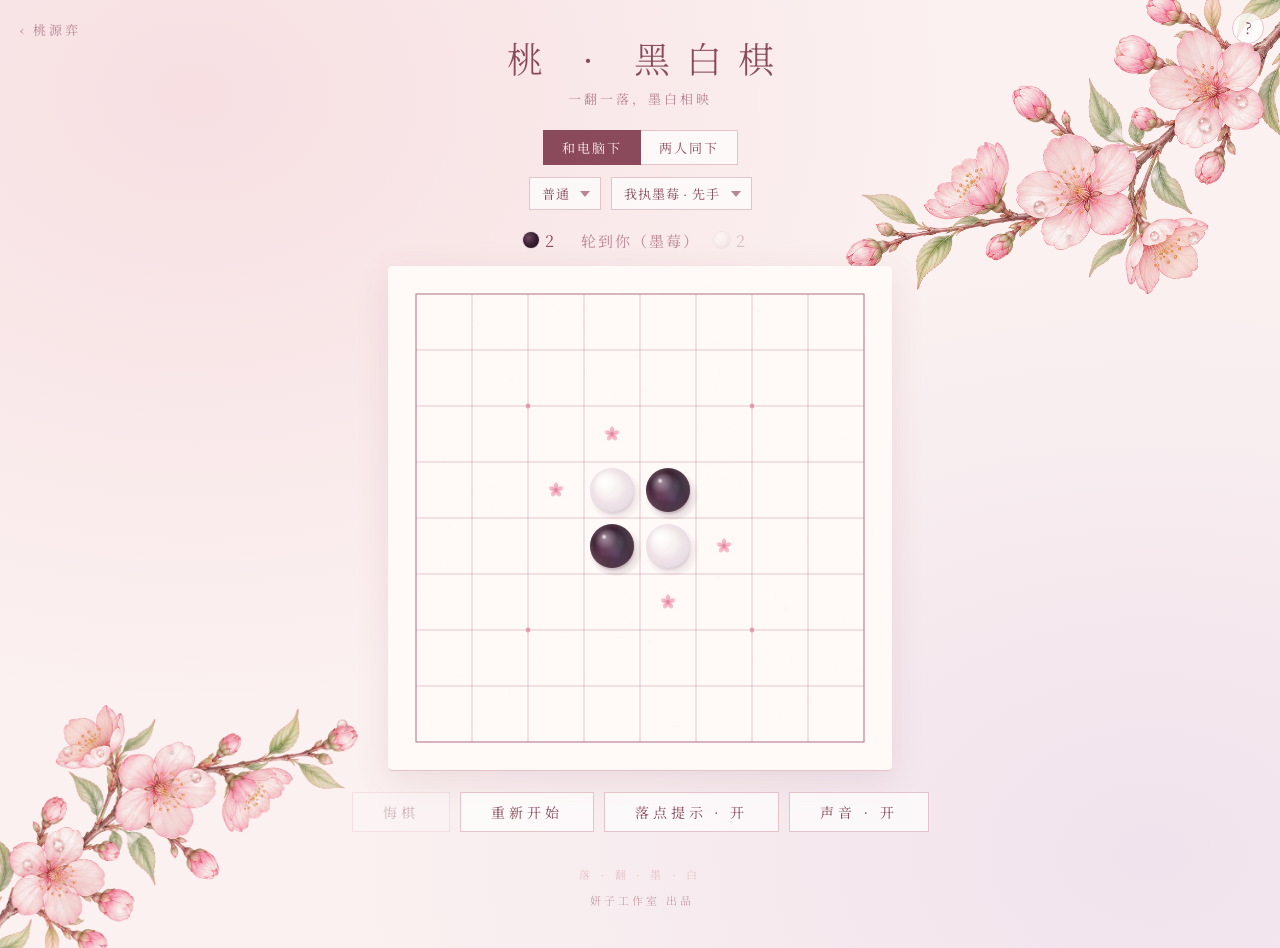
<file: heibaiqi.html>
<!DOCTYPE html>
<html lang="zh-CN">
<head>
<meta charset="UTF-8">
<meta name="viewport" content="width=device-width, initial-scale=1.0">
<title>黑白棋 · 桃源弈</title>
<meta property="og:type" content="website">
<meta property="og:site_name" content="桃源弈">
<meta property="og:title" content="黑白棋 · 桃源弈">
<meta property="og:description" content="一盘桃花信笺风格的黑白棋（翻转棋），可以和电脑下，也可以两人同下。">
<meta property="og:url" content="https://yanzi139715.github.io/gomoku/heibaiqi.html">
<meta property="og:image" content="https://yanzi139715.github.io/gomoku/og.png">
<meta property="og:image:width" content="1200">
<meta property="og:image:height" content="630">
<meta name="twitter:card" content="summary_large_image">
<link rel="apple-touch-icon" href="apple-touch-icon.png">
<meta name="description" content="一盘桃花信笺风格的黑白棋（翻转棋），可以和电脑下，也可以两人同下。">
<meta name="theme-color" content="#fbf1f0">
<link rel="icon" href="data:image/svg+xml,%3Csvg xmlns='http://www.w3.org/2000/svg' viewBox='0 0 64 64'%3E%3Ccircle cx='32' cy='32' r='26' fill='%236e2240'/%3E%3Cellipse cx='24' cy='22' rx='8' ry='5' fill='%23ffdcea' opacity='.5' transform='rotate(-30 24 22)'/%3E%3C/svg%3E">
<style>@font-face{font-family:'Noto Serif SC';font-weight:300;font-display:swap;src:url(fonts/noto-serif-sc-300.woff2) format('woff2')}@font-face{font-family:'Noto Serif SC';font-weight:400;font-display:swap;src:url(fonts/noto-serif-sc-400.woff2) format('woff2')}@font-face{font-family:'Noto Serif SC';font-weight:600;font-display:swap;src:url(fonts/noto-serif-sc-600.woff2) format('woff2')}</style>
<link rel="preload" href="fonts/noto-serif-sc-400.woff2" as="font" type="font/woff2" crossorigin>
<style>

*,*::before,*::after{margin:0;padding:0;box-sizing:border-box}
:root{--bg:#fbf1f0;--ink:#8a4a5c;--soft:#b98593;--line:#e6c3ca;--btn:#8a4a5c;--btnInk:#fbf1f0}
body{min-height:100vh;display:flex;flex-direction:column;align-items:center;padding:36px 16px 40px;overflow-x:hidden;
  background:var(--bg);color:var(--ink);font-family:'Noto Serif SC','Songti SC',serif;
  background-image:radial-gradient(ellipse at 15% 10%,rgba(240,190,200,.35),transparent 50%),radial-gradient(ellipse at 90% 90%,rgba(220,200,230,.35),transparent 50%);
  animation:fadein .9s ease backwards}
@keyframes fadein{from{opacity:0;transform:translateY(8px)}to{opacity:1;transform:none}}
.title{font-size:36px;font-weight:300;letter-spacing:16px;text-indent:16px;user-select:none;line-height:1.2;text-align:center}
.sub{font-size:13px;letter-spacing:3px;color:var(--soft);margin:10px 0 22px;text-align:center}
.controls{display:flex;flex-direction:column;align-items:center;gap:12px;margin-bottom:16px}
.seg{display:flex}
.seg button{font-family:inherit;font-size:13px;letter-spacing:2px;padding:7px 18px;border:1.5px solid var(--line);background:rgba(255,255,255,.7);color:var(--ink);cursor:pointer;transition:background .2s,color .2s;border-radius:0}
.seg button+button{border-left:none}
.seg button.on{background:var(--btn);color:var(--btnInk);border-color:var(--btn)}
.subrow{display:flex;gap:10px;flex-wrap:wrap;justify-content:center}
select{font-family:inherit;font-size:13px;letter-spacing:1px;color:var(--ink);background:rgba(255,255,255,.7);border:1.5px solid var(--line);padding:6px 30px 6px 12px;cursor:pointer;appearance:none;-webkit-appearance:none;border-radius:0;
  background-image:url("data:image/svg+xml,%3Csvg xmlns='http://www.w3.org/2000/svg' width='10' height='6'%3E%3Cpath d='M0 0l5 6 5-6z' fill='%23b98593'/%3E%3C/svg%3E");background-repeat:no-repeat;background-position:right 10px center}
select:focus{outline:none;border-color:var(--ink)}
.status{min-height:28px;font-size:15px;letter-spacing:2px;color:var(--soft);margin-bottom:12px;display:flex;align-items:center;gap:14px;user-select:none}
.status.win{color:var(--ink);font-size:17px}
.dot{width:16px;height:16px;border-radius:50%;display:inline-block;box-shadow:0 0 0 1px rgba(0,0,0,.08)}
.dot.p1{background:radial-gradient(circle at 35% 35%,#6d4a63,#3e2235 45%,#1c0c17)}
.dot.p2{background:radial-gradient(circle at 35% 35%,#fffdfb,#f6eeee 50%,#d3c4cf)}
.thinking{display:inline-flex;gap:3px;margin-left:2px}
.thinking i{width:4px;height:4px;border-radius:50%;background:var(--soft);animation:blink 1.2s infinite}
.thinking i:nth-child(2){animation-delay:.2s}.thinking i:nth-child(3){animation-delay:.4s}
@keyframes blink{0%,80%,100%{opacity:.2}40%{opacity:1}}
.frame{padding:12px;background:#fffaf8;border-radius:4px;box-shadow:0 1px 0 #e6c3ca,0 10px 34px rgba(140,70,90,.12)}
#board{display:block;width:min(calc(100vw - 56px),480px);height:auto;cursor:pointer;touch-action:manipulation;border-radius:2px}
.actions{display:flex;gap:10px;margin-top:22px;flex-wrap:wrap;justify-content:center}
.restart{font-family:inherit;font-size:14px;letter-spacing:4px;padding:9px 30px;border:1.5px solid var(--line);background:rgba(255,255,255,.7);color:var(--ink);cursor:pointer;transition:background .2s,color .2s}
@media(max-width:440px){.restart{padding:8px 16px;letter-spacing:2px;font-size:13px}}
.restart:disabled{opacity:.35;cursor:default}
.restart:not(:disabled):hover{background:var(--btn);color:var(--btnInk);border-color:var(--btn)}
.footer{margin-top:34px;font-size:11px;letter-spacing:4px;color:var(--line);user-select:none}
.hidden{display:none!important}
.back{position:absolute;top:14px;left:16px;z-index:5;font-size:13px;letter-spacing:3px;color:var(--soft);text-decoration:none;padding:6px 10px 6px 4px;font-family:inherit}
.back:hover{color:var(--ink)}
.help{position:absolute;top:12px;right:16px;z-index:5;width:32px;height:32px;border-radius:50%;border:1.5px solid var(--line);background:rgba(255,255,255,.7);color:var(--ink);font-family:inherit;font-size:16px;line-height:1;cursor:pointer;transition:background .2s,color .2s}
.help:hover{background:var(--ink);color:#fbf1f0;border-color:var(--ink)}
.rules-mask{position:fixed;inset:0;background:rgba(120,60,80,.18);-webkit-backdrop-filter:blur(3px);backdrop-filter:blur(3px);display:flex;align-items:center;justify-content:center;padding:16px;z-index:50;opacity:0;pointer-events:none;transition:opacity .25s}
.rules-mask.on{opacity:1;pointer-events:auto}
.rules{background:#fffaf8;max-width:440px;width:100%;max-height:84vh;overflow:auto;padding:26px 22px 20px;box-shadow:0 20px 50px rgba(140,70,90,.22);border-radius:4px;color:var(--ink);transform:translateY(10px);transition:transform .25s;text-align:left}
.rules-mask.on .rules{transform:none}
.rules h3{font-weight:400;font-size:20px;letter-spacing:8px;text-indent:8px;text-align:center;margin-bottom:6px}
.rules h4{font-weight:600;font-size:14px;letter-spacing:2px;margin:16px 0 4px}
.rules p,.rules li{font-size:13.5px;line-height:1.85;letter-spacing:.5px;color:#7a4a58}
.rules ul{padding-left:1.2em}.rules li{margin:2px 0}.rules b{font-weight:600;color:var(--ink)}
.rules .close{display:block;margin:20px auto 0;font-family:inherit;font-size:14px;letter-spacing:4px;padding:8px 30px;border:1.5px solid var(--line);background:#fff;color:var(--ink);cursor:pointer}
.sc{display:inline-flex;align-items:center;gap:6px;font-size:16px;letter-spacing:1px;min-width:44px;opacity:.5;transition:opacity .2s}
.sc.on{opacity:1;color:var(--ink)}
.msg{display:inline-flex;align-items:center;gap:6px;text-align:center}
#board{-webkit-tap-highlight-color:transparent}
.studio{margin-top:10px;font-size:11px;letter-spacing:3px;text-indent:3px;color:var(--soft);opacity:.75;user-select:none;position:relative}
</style>
</head>
<body>
<a class="back" href="./">‹ 桃源弈</a>
<button class="help" id="helpBtn" aria-label="规则说明">?</button>
<div class="rules-mask" id="rulesMask" role="dialog" aria-modal="true" aria-label="黑白棋怎么下"><div class="rules"><h3>黑白棋怎么下</h3><h4>怎么赢</h4><p>棋盘是 8×8 的格子，墨莓和珍珠轮流落子，墨莓先下。棋盘下满（或者双方都没地方可下）时，谁的子多，谁就赢。</p>
<h4>怎么下</h4><ul><li>开局中间有四颗子，墨莓、珍珠交叉摆着。</li><li>每一步必须<b>夹住</b>对方的子：从你落下的格子出发，横、竖、斜任意一个方向，只要「中间连着的全是对方的子、尽头是你自己的子」，中间那些子就被夹住，<b>全部翻成你的颜色</b>。</li><li>一步可以同时向好几个方向夹，一起翻。</li><li>落点要落在<b>格子里</b>。格子里的小桃花，就是现在能下的地方；如果一个也夹不住，这一手就不能下。</li><li>在手机上，点一下会先出现一个虚影，并圈出会被翻的子，在同一处再点一次才真正落下。</li><li>没有地方可下的时候，会自动停一手，轮到对方；双方都无处可下，棋局就结束了。</li></ul>
<h4>小窍门</h4><ul><li><b>四个角最宝贵</b>：角上的子永远不会被翻走。</li><li>角旁边的格子先别急着下，那样容易把角送给对方。</li><li>前期别贪多，子翻得越多，自己能下的地方反而越少；少而稳，最后再翻回来。</li></ul><button class="close">知道啦</button></div></div>
<div class="title">桃 · 黑白棋</div>
<div class="sub">一翻一落，墨白相映</div>

<div class="controls">
  <div class="seg" id="modeSeg"><button class="on" data-m="pvc">和电脑下</button><button data-m="pvp">两人同下</button></div>
  <div class="subrow" id="pvcOpts">
    <select id="diff"><option value="easy">简单</option><option value="medium" selected>普通</option><option value="hard">困难</option></select>
    <select id="side"><option value="1" selected>我执墨莓 · 先手</option><option value="2">我执珍珠 · 后手</option></select>
  </div>
</div>

<div class="status" id="status"></div>
<div class="frame"><canvas id="board" aria-label="黑白棋棋盘"></canvas></div>
<div class="actions"><button class="restart" id="undo">悔棋</button><button class="restart" id="restart">重新开始</button><button class="restart" id="hint">落点提示 · 开</button><button class="restart" id="sound">声音 · 开</button></div>
<div class="footer">落 · 翻 · 墨 · 白</div>
<div class="studio">妍子工作室 出品</div>

<script>
// ================= 基础 =================
const N=8,CELL=56,PAD=16,R0=22,FLIP=380;
const cv=document.getElementById('board'),ctx=cv.getContext('2d');
const DPR=Math.min(2,window.devicePixelRatio||1),total=CELL*N+PAD*2;
cv.width=cv.height=total*DPR;ctx.scale(DPR,DPR);
const NAMES=['墨莓','珍珠'];
let g,cur,over,busy,moves,flips,placedT,lastI,note,hover,touchPending,gid=0,winT=0,parts=[],mode='pvc',animEnd=0,lastAiMs=0;
const P=i=>({x:PAD+(i&7)*CELL+CELL/2,y:PAD+(i>>3)*CELL+CELL/2});
const rand=(a,b)=>a+Math.random()*(b-a);
const $=x=>document.getElementById(x);
const human=()=>+$('side').value;
const aiColor=()=>3-human();
const isAI=p=>mode==='pvc'&&p===aiColor();
let hintOn=true;try{hintOn=localStorage.getItem('heibaiqi-hint')!=='off'}catch(e){}

// ================= 规则（纯函数，AI 也用） =================
const D8=[[-1,-1],[-1,0],[-1,1],[0,-1],[0,1],[1,-1],[1,0],[1,1]];
const RAYS=[];for(let i=0;i<64;i++){const r=i>>3,c=i&7,rs=[];for(const[dr,dc]of D8){const a=[];let nr=r+dr,nc=c+dc;while(nr>=0&&nr<8&&nc>=0&&nc<8){a.push(nr*8+nc);nr+=dr;nc+=dc}if(a.length>1)rs.push(a)}RAYS.push(rs)}
// 在 i 落 p 色会翻哪些子（空数组＝不能下）
function flipsFor(b,i,p){if(b[i])return[];const o=3-p,out=[];for(const ray of RAYS[i]){let k=0;while(k<ray.length&&b[ray[k]]===o)k++;if(k>0&&k<ray.length&&b[ray[k]]===p)for(let j=0;j<k;j++)out.push(ray[j])}return out}
function canAt(b,i,p){if(b[i])return false;const o=3-p;for(const ray of RAYS[i]){let k=0;while(k<ray.length&&b[ray[k]]===o)k++;if(k>0&&k<ray.length&&b[ray[k]]===p)return true}return false}
function legalMoves(b,p){const out=[];for(let i=0;i<64;i++)if(canAt(b,i,p))out.push(i);return out}
function hasMove(b,p){for(let i=0;i<64;i++)if(canAt(b,i,p))return true;return false}
function count(b,p){let n=0;for(let i=0;i<64;i++)if(b[i]===p)n++;return n}
function newBoard(){const b=new Int8Array(64);b[27]=2;b[28]=1;b[35]=1;b[36]=2;return b}

// ================= 桃花信笺：画法 =================
const fibers=[];for(let i=0;i<700;i++)fibers.push([Math.random()*total,Math.random()*total,Math.random()*8+2,Math.random()*3,Math.random()*.06]);
function drawBg(){
  ctx.fillStyle='#fffaf8';ctx.fillRect(0,0,total,total);
  ctx.lineWidth=.6;for(const[x,y,l,a,o]of fibers){ctx.strokeStyle=`rgba(200,140,150,${o})`;ctx.beginPath();ctx.moveTo(x,y);ctx.lineTo(x+Math.cos(a)*l,y+Math.sin(a)*l);ctx.stroke()}
  ctx.strokeStyle='rgba(170,100,120,.42)';ctx.lineWidth=.8;
  for(let k=0;k<=N;k++){const p=PAD+k*CELL;ctx.beginPath();ctx.moveTo(PAD,p);ctx.lineTo(PAD+N*CELL,p);ctx.stroke();ctx.beginPath();ctx.moveTo(p,PAD);ctx.lineTo(p,PAD+N*CELL);ctx.stroke()}
  ctx.strokeStyle='rgba(170,100,120,.55)';ctx.lineWidth=1.3;ctx.strokeRect(PAD,PAD,N*CELL,N*CELL);
  for(const a of[2,6])for(const b of[2,6]){ctx.fillStyle='rgba(214,110,138,.55)';ctx.beginPath();ctx.arc(PAD+a*CELL,PAD+b*CELL,2.4,0,7);ctx.fill()}  // 四个小圆点作标记；桃花只留给「这里能下」的提示
}
function blob(x,y,r,col,a){const b=ctx.createRadialGradient(x,y,0,x,y,r);b.addColorStop(0,col.replace('A',a));b.addColorStop(1,col.replace('A',0));ctx.fillStyle=b;ctx.fillRect(x-r,y-r,r*2,r*2)}
function drawShadow(x,y,p,s,lift=0){const R=R0*s,t=p===1?'70,25,45':'150,110,130',off=1+lift*1.6,sp=1+lift*.35,a=1-lift*.55;
  const sx=x+R*.18*off,sy=y+R*.26*off,sg=ctx.createRadialGradient(sx,sy,R*.3,sx,sy,R*1.25*sp);
  sg.addColorStop(0,`rgba(${t},${.30*a})`);sg.addColorStop(.6,`rgba(${t},${.12*a})`);sg.addColorStop(1,`rgba(${t},0)`);ctx.fillStyle=sg;ctx.beginPath();ctx.ellipse(sx,sy,R*1.25*sp,R*1.1*sp,0,0,7);ctx.fill();
  if(lift>.6)return;const cx=x+R*.05,cy=y+R*.12,cg=ctx.createRadialGradient(cx,cy,R*.75,cx,cy,R*1.04);cg.addColorStop(0,`rgba(${t},${.35*(1-lift/.6)})`);cg.addColorStop(1,`rgba(${t},0)`);ctx.fillStyle=cg;ctx.beginPath();ctx.arc(cx,cy,R*1.04,0,7);ctx.fill()}
function drawStone(x,y,p,s){const R=R0*s;
  ctx.save();ctx.beginPath();ctx.arc(x,y,R,0,7);ctx.clip();
  const base=ctx.createRadialGradient(x-R*.35,y-R*.4,R*.1,x,y,R*1.05);
  if(p===1){base.addColorStop(0,'#6d4a63');base.addColorStop(.45,'#3e2235');base.addColorStop(1,'#1c0c17')}
  else{base.addColorStop(0,'#fffdfb');base.addColorStop(.5,'#f6eeee');base.addColorStop(.85,'#e6d9df');base.addColorStop(1,'#d3c4cf')}
  ctx.fillStyle=base;ctx.fillRect(x-R,y-R,R*2,R*2);
  ctx.globalCompositeOperation=p===1?'screen':'soft-light';const k=p===1?1:1.6;
  blob(x+R*.35,y-R*.15,R*.75,'rgba(120,200,190,A)',.22*k);blob(x-R*.4,y+R*.35,R*.8,'rgba(230,140,190,A)',.25*k);blob(x+R*.25,y+R*.45,R*.6,'rgba(170,150,240,A)',.2*k);
  ctx.globalCompositeOperation='source-over';
  const rim=ctx.createRadialGradient(x-R*.1,y-R*.1,R*.7,x,y,R);rim.addColorStop(0,'rgba(255,240,245,0)');rim.addColorStop(1,p===1?'rgba(255,200,225,.22)':'rgba(255,255,255,.35)');ctx.fillStyle=rim;ctx.fillRect(x-R,y-R,R*2,R*2);
  blob(x-R*.32,y-R*.38,R*.55,'rgba(255,255,255,A)',p===1?.35:.75);blob(x-R*.36,y-R*.42,R*.13,'rgba(255,255,255,A)',p===1?.85:1);
  ctx.restore()}
function petal(x,y,s,col){ctx.fillStyle=col;ctx.beginPath();ctx.moveTo(x,y+s);ctx.bezierCurveTo(x-s*1.0,y+s*.25,x-s*.7,y-s*.85,x,y-s);ctx.bezierCurveTo(x+s*.7,y-s*.85,x+s*1.0,y+s*.25,x,y+s);ctx.fill()}
function petalFlower(x,y,s){ctx.save();ctx.translate(x,y);
  for(let k=0;k<5;k++){ctx.save();ctx.rotate(k*Math.PI*2/5);const g=ctx.createRadialGradient(0,0,s*.1,0,0,s*1.7);g.addColorStop(0,'#d9577f');g.addColorStop(.3,'#f08aa8');g.addColorStop(1,'#f9bccb');petal(0,-s*.9,s*.78,g);ctx.restore()}
  ctx.strokeStyle='#c94d74';ctx.lineWidth=.45;ctx.fillStyle='#f5cf6a';for(let k=0;k<9;k++){const a=k*Math.PI*2/9+.2,l=s*(.42+.12*(k%2));ctx.beginPath();ctx.moveTo(0,0);ctx.lineTo(Math.cos(a)*l,Math.sin(a)*l);ctx.stroke();ctx.beginPath();ctx.arc(Math.cos(a)*l,Math.sin(a)*l,s*.07,0,7);ctx.fill()}
  ctx.restore()}
function spawnPetals(x,y,first){
  if(first)for(let i=0;i<54;i++)parts.push({x:rand(-60,total),y:rand(-total*.6,-10),vx:rand(15,45),vy:rand(30,70),rot:rand(0,6),vr:rand(-2,2),life:rand(5,7),sz:rand(4,7),col:['#f6a5bb','#f18fab','#fbc4d2','#f7b3c5'][i%4]});
  for(let i=0;i<5;i++)parts.push({x,y,vx:rand(-50,50),vy:rand(-60,-10),rot:rand(0,6),vr:rand(-3,3),life:rand(1.5,2.5),sz:rand(3,5),col:'#f18fab'})}

// ================= 绘制循环（只在有动画时跑） =================
let raf=null,lastT=0;
function needAnim(t){return parts.length>0||t<animEnd+50}
function frame(t){
  const dt=lastT?Math.min(.05,(t-lastT)/1000):0;lastT=t;
  drawBg();
  const D=[];
  for(let i=0;i<64;i++){if(!g[i])continue;const{x,y}=P(i);let p=g[i],s=1,sx=1,lift=0,up=0;
    const pt=placedT[i];if(pt){const age=(t-pt)/1000;if(age<.28){const k=age/.28,e=1-Math.pow(1-k,3);s=1.1-.1*e;lift=1-e;up=lift*4}}
    const f=flips[i];if(f){const k=(t-f.t0)/FLIP;if(k<0)p=f.from;else if(k<1){p=k<.5?f.from:g[i];sx=Math.max(.05,Math.abs(Math.cos(k*Math.PI)));const h=Math.sin(k*Math.PI);lift=h*.85;up=h*7;s=1+.06*h}}
    D.push([x,y,p,s,lift,up,sx])}
  for(const[x,y,p,s,l,u,sx]of D){ctx.save();ctx.translate(x,0);ctx.scale(sx,1);ctx.translate(-x,0);drawShadow(x,y,p,s,l);ctx.restore()}
  for(const[x,y,p,s,l,u,sx]of D){ctx.save();ctx.translate(x,0);ctx.scale(sx,1);ctx.translate(-x,0);drawStone(x,y-u,p,s);ctx.restore()}
  if(lastI>=0&&g[lastI]&&!over){const{x,y}=P(lastI);ctx.fillStyle='#e8899e';ctx.beginPath();ctx.arc(x,y,2.8,0,7);ctx.fill()}
  const cp=canPlay();
  if(cp&&hintOn){for(const i of legalMoves(g,cur)){const{x,y}=P(i);ctx.globalAlpha=.75;petalFlower(x,y,4.6);ctx.globalAlpha=1}}
  const pv=touchPending!=null?touchPending:hover;
  if(cp&&pv!=null&&canAt(g,pv,cur)){const i=pv,{x,y}=P(i);ctx.globalAlpha=touchPending?.6:.4;drawShadow(x,y,cur,.9);drawStone(x,y,cur,.9);ctx.globalAlpha=1;
    ctx.strokeStyle='rgba(214,110,138,.7)';ctx.lineWidth=1.5;ctx.setLineDash([3,3]);
    for(const j of flipsFor(g,i,cur)){const q=P(j);ctx.beginPath();ctx.arc(q.x,q.y,R0+2,0,7);ctx.stroke()}
    if(touchPending){ctx.beginPath();ctx.arc(x,y,R0+4,0,7);ctx.stroke()}
    ctx.setLineDash([])}
  for(const p of parts){p.life-=dt;p.x+=p.vx*dt;p.y+=p.vy*dt;p.rot+=p.vr*dt;p.vx+=Math.sin(t/500+p.y*.02)*.8;
    ctx.globalAlpha=Math.max(0,Math.min(1,p.life));ctx.save();ctx.translate(p.x,p.y);ctx.rotate(p.rot);petal(0,0,p.sz,p.col);ctx.restore();ctx.globalAlpha=1}
  parts=parts.filter(p=>p.life>0);
  raf=needAnim(t)?requestAnimationFrame(frame):null;if(!raf)lastT=0}
function kick(){if(!raf)raf=requestAnimationFrame(frame)}

// ================= 对局 =================
function canPlay(){return!over&&!busy&&(mode==='pvp'||cur===human())}
function setStatus(){const el=$('status'),a=count(g,1),b=count(g,2);let msg='',win=false;
  if(!over){msg=note||(mode==='pvc'?(cur===human()?'轮到你（'+NAMES[cur-1]+'）':NAMES[cur-1]+'在想'):'轮到'+NAMES[cur-1]);if(touchPending)msg='再点一次，落在这里'}
  else if(a===b)msg='平局，旗鼓相当';
  else{const w=a>b?1:2;win=true;msg=mode==='pvc'?(w===human()?'你赢啦！':NAMES[w-1]+'赢了，再来一局吧'):NAMES[w-1]+'赢啦！'}
  el.classList.toggle('win',win);
  el.innerHTML=`<span class="sc${!over&&cur===1?' on':''}"><i class="dot p1"></i><span id="c1">${a}</span></span><span class="msg">${msg}${busy&&!over?'<span class="thinking"><i></i><i></i><i></i></span>':''}</span><span class="sc${!over&&cur===2?' on':''}"><i class="dot p2"></i><span id="c2">${b}</span></span>`;
  const h=human();$('undo').disabled=!(mode==='pvc'?moves.some(m=>m.p===h):moves.length)}
function reset(){
  hush();stopAI();if(moves&&moves.length)sfx('pearlGather',.8,1);
  gid++;g=newBoard();cur=1;over=false;busy=false;moves=[];flips={};placedT={};lastI=-1;note='';hover=null;touchPending=null;winT=0;parts=[];animEnd=0;
  setStatus();kick();
  if(isAI(cur))thinkThen()}
function place(i){
  const p=cur,now=performance.now(),fl=flipsFor(g,i,p);if(!fl.length)return;
  touchPending=null;hover=null;
  const R=i>>3,C=i&7,dist=j=>Math.max(Math.abs((j>>3)-R),Math.abs((j&7)-C));
  fl.sort((a,b)=>dist(a)-dist(b));
  const from=3-p;g[i]=p;placedT[i]=now;delete flips[i];
  fl.forEach((j,k)=>{const t0=now+190+k*60;g[j]=p;flips[j]={t0,from};
    if(k<8)setTimeout(()=>sfx('pearlDrop'+(1+Math.floor(Math.random()*5)),.3,(p===1?.95:1.04)+(Math.random()-.5)*.08),t0-now+FLIP*.5)});
  animEnd=now+190+(fl.length-1)*60+FLIP;
  moves.push({i,p});lastI=i;setTimeout(()=>clack(p),150);
  advance(animEnd-now)}
function advance(animMs){
  const o=3-cur;let extra=0;note='';
  if(hasMove(g,o))cur=o;
  else if(hasMove(g,cur)){note=(mode==='pvc'&&o===human()?'你':NAMES[o-1])+'无处可下，停一手';extra=900}
  else{over=true;winT=performance.now();
    const a=count(g,1),b=count(g,2);
    if(a!==b)chime(mode==='pvc'&&(a>b?1:2)===aiColor());
    if(a!==b)for(let k=0;k<5;k++)setTimeout(()=>{if(over){spawnPetals(rand(40,total-40),rand(40,total-40),k===0);kick()}},animMs+k*140)}
  setStatus();kick();
  if(!over&&isAI(cur))thinkThen(animMs+extra)}
// 电脑在后台（Worker）想棋，同时等对方的子翻完、再停一小会儿才落子，免得快得看不清
function thinkThen(wait=0){busy=true;setStatus();const id=gid,t0=performance.now();let pick=null,ready=false;
  const go=()=>{if(id!==gid||!ready||pick===null)return;aiMove(pick)};
  setTimeout(()=>{ready=true;go()},Math.max(800,wait+750));
  askAI(Int8Array.from(g),cur,$('diff').value,i=>{if(id!==gid)return;lastAiMs=performance.now()-t0;pick=i;go()})}

function toCell(e){const rc=cv.getBoundingClientRect(),mx=(e.clientX-rc.left)*(total/rc.width),my=(e.clientY-rc.top)*(total/rc.height),c=Math.floor((mx-PAD)/CELL),r=Math.floor((my-PAD)/CELL);return r<0||r>=N||c<0||c>=N?null:r*8+c}
cv.addEventListener('mousemove',e=>{const i=toCell(e);if(i!==hover){hover=i;kick()}});
cv.addEventListener('mouseleave',()=>{hover=null;kick()});
cv.addEventListener('pointerup',e=>{if(e.pointerType==='mouse'&&e.button!==0)return;if(!canPlay())return;const i=toCell(e);if(i==null||!canAt(g,i,cur))return;
  if(e.pointerType!=='mouse'&&touchPending!==i){touchPending=i;setStatus();kick();return}
  place(i)});

// ================= 声音（真实录音，见 sounds/CREDITS.md） =================
let soundOn=true;try{soundOn=localStorage.getItem('gomoku-sound')!=='off'}catch(e){}
const POOL={},unlocked={v:false};
function pool(f){if(!POOL[f]){POOL[f]=[];for(let i=0;i<5;i++){const a=new Audio('sounds/'+f+'.mp3');a.preload='auto';a.preservesPitch=false;a.webkitPreservesPitch=false;POOL[f].push(a)}}return POOL[f]}
function sfx(f,vol,rate){if(!soundOn)return;const ps=pool(f),a=ps.find(x=>x.paused||x.ended)||ps[0];try{a.pause();a.currentTime=0}catch(e){}a._live=true;a.muted=false;a.volume=vol;a.playbackRate=rate;a.play().catch(()=>{})}
// iPhone 要求声音第一次由手指触发：第一次点击时把所有声音静音播一下，之后电脑落子也能出声
function unlockAudio(){if(unlocked.v)return;unlocked.v=true;['pearlDrop1','pearlDrop2','pearlDrop3','pearlDrop4','pearlDrop5','pearlPick','pearlGather','winGuzheng','loseGuzheng'].forEach(f=>pool(f).forEach(a=>{a.muted=true;const p=a.play();const done=()=>{if(a._live)return;a.pause();a.currentTime=0;a.muted=false};p&&p.then?p.then(done,done):done()}))}
addEventListener('pointerdown',unlockAudio,{once:false,passive:true});
// 一局分出胜负时放一次古筝：和电脑下输了放 loseGuzheng，其余赢家都放 winGuzheng；悔棋、重新开始时停掉
function hush(){['winGuzheng','loseGuzheng'].forEach(f=>(POOL[f]||[]).forEach(a=>{if(!a.muted)a.pause()}))}
function chime(lose){const g=gid;setTimeout(()=>{if(g===gid)sfx(lose?'loseGuzheng':'winGuzheng',.85,1)},250)}
function clack(p){sfx('pearlDrop'+(1+Math.floor(Math.random()*5)),.8,(p===1?.95:1.04)+(Math.random()-.5)*.04)}
function syncSound(){$('sound').textContent=soundOn?'声音 · 开':'声音 · 关'}
function syncHint(){$('hint').textContent=hintOn?'落点提示 · 开':'落点提示 · 关'}

// ================= 悔棋：和电脑下时退回到你上一步之前 =================
function undo(){if(!moves.length)return;let pm;
  if(mode==='pvc'){const h=human();if(!moves.some(m=>m.p===h))return;while(moves[moves.length-1].p!==h)moves.pop();pm=moves.pop()}
  else pm=moves.pop();
  hush();stopAI();gid++;busy=false;g=newBoard();for(const m of moves){for(const j of flipsFor(g,m.i,m.p))g[j]=m.p;g[m.i]=m.p}
  cur=pm.p;flips={};placedT={};lastI=moves.length?moves[moves.length-1].i:-1;note='';over=false;winT=0;parts=[];animEnd=0;touchPending=null;hover=null;
  sfx('pearlPick',.7,1);setStatus();kick()}

// ================= 电脑 =================
// 位置权重：角最贵，角旁边（X 位、C 位）最危险
const W=[100,-20,10,5,5,10,-20,100,-20,-50,-2,-2,-2,-2,-50,-20,10,-2,1,1,1,1,-2,10,5,-2,1,0,0,1,-2,5,5,-2,1,0,0,1,-2,5,10,-2,1,1,1,1,-2,10,-20,-50,-2,-2,-2,-2,-50,-20,100,-20,10,5,5,10,-20,100];
const ORDER=[...Array(64).keys()].sort((a,b)=>W[b]-W[a]);
const CORNER_OF=new Int8Array(64).fill(-1);for(const[c,ns]of[[0,[1,8,9]],[7,[6,14,15]],[56,[48,49,57]],[63,[54,55,62]]])for(const n of ns)CORNER_OF[n]=c;
function evalPos(b,p){let pos=0;for(let i=0;i<64;i++){const v=b[i];if(!v)continue;let w=W[i];const c=CORNER_OF[i];if(c>=0&&b[c])w=4;pos+=v===p?w:-w}
  let mm=0,om=0;for(let i=0;i<64;i++){if(b[i])continue;if(canAt(b,i,p))mm++;if(canAt(b,i,3-p))om++}
  return pos+(mm-om)*5}
function finalScore(b,p){const d=count(b,p)-count(b,3-p);return d>0?20000+d*100:d<0?-20000+d*100:0}
const TIMEOUT={};let nodes=0,deadline=0;
function nega(b,p,d,alpha,beta,passed){
  if((++nodes&255)===0&&performance.now()>deadline)throw TIMEOUT;
  if(d===0)return evalPos(b,p);
  let any=false;
  for(let k=0;k<64;k++){const i=ORDER[k];if(b[i])continue;const f=flipsFor(b,i,p);if(!f.length)continue;any=true;
    b[i]=p;for(let q=0;q<f.length;q++)b[f[q]]=p;
    const v=-nega(b,3-p,d-1,-beta,-alpha,false);
    b[i]=0;const o=3-p;for(let q=0;q<f.length;q++)b[f[q]]=o;
    if(v>alpha){alpha=v;if(alpha>=beta)return alpha}}
  if(!any){if(passed)return finalScore(b,p);return-nega(b,3-p,d,-beta,-alpha,true)}
  return alpha}
// 迭代加深：先搜 1 层、2 层……直到时间到，取最后一个完整搜完那层的最佳着法
function bestMove(b0,p,ms,maxDepth){
  const moves=legalMoves(b0,p);if(moves.length<=1)return moves[0];
  moves.sort((a,b)=>W[b]-W[a]);
  let best=moves[0],order=moves.slice();const empt=64-count(b0,1)-count(b0,2);
  deadline=performance.now()+ms;nodes=0;
  for(let d=1;d<=Math.min(empt,maxDepth);d++){
    const b=Int8Array.from(b0);let al=-Infinity,bi=order[0];
    try{for(const i of order){const f=flipsFor(b,i,p);b[i]=p;for(const j of f)b[j]=p;
        const v=-nega(b,3-p,d-1,-Infinity,-al,false);
        b[i]=0;for(const j of f)b[j]=3-p;
        if(v>al){al=v;bi=i}}}
    catch(e){if(e===TIMEOUT)break;throw e}
    best=bi;order=[bi,...order.filter(x=>x!==bi)];
    if(Math.abs(al)>=19000&&d>=empt)break}
  return best}
function chooseMove(b,p,diff){
  const ms=legalMoves(b,p);if(!ms.length)return-1;
  if(diff==='easy'){
    if(Math.random()<.55)return ms[Math.random()*ms.length|0];
    let bi=ms[0],bn=-1;for(const i of ms){const n=flipsFor(b,i,p).length+Math.random();if(n>bn){bn=n;bi=i}}return bi}
  const phone=innerWidth<=600;
  if(diff==='medium')return bestMove(b,p,300,2);
  return bestMove(b,p,phone?800:1000,64)}
// 普通、困难要搜好几百毫秒：放进 Worker 里算，页面（翻子动画、按钮）不会卡住；Worker 用不了时才在本页算
let worker=null,reqId=0,waiting=null,aiWorkerOK=false;
function mkWorker(){try{
  const src=`const RAYS=${JSON.stringify(RAYS)},W=${JSON.stringify(W)},ORDER=${JSON.stringify(ORDER)},CORNER_OF=Int8Array.from(${JSON.stringify([...CORNER_OF])});const TIMEOUT={};let nodes=0,deadline=0;\n`+
    [flipsFor,canAt,legalMoves,count,evalPos,finalScore,nega,bestMove].map(String).join('\n')+
    `\nonmessage=e=>{const d=e.data;postMessage({id:d.id,i:bestMove(Int8Array.from(d.b),d.p,d.ms,d.depth)})}`;
  worker=new Worker(URL.createObjectURL(new Blob([src],{type:'text/javascript'})));
  worker.onmessage=e=>{if(!waiting||e.data.id!==waiting.id)return;const w=waiting;waiting=null;aiWorkerOK=true;w.cb(e.data.i)};
  worker.onerror=e=>{e.preventDefault&&e.preventDefault();console.warn('黑白棋 Worker 出错，改在本页计算',e.message);worker=null;if(waiting){const w=waiting;waiting=null;w.cb(chooseMove(w.b,w.p,w.diff))}}}
  catch(e){worker=null}}
mkWorker();
// 悔棋、重开时，正在算的那一步作废（直接换一个新 Worker，免得新的一步排在旧的后面）
function stopAI(){if(waiting&&worker){worker.terminate();mkWorker()}waiting=null}
function askAI(b,p,diff,cb){
  if(diff==='easy'||!worker||legalMoves(b,p).length<=1){cb(chooseMove(b,p,diff));return}
  const phone=innerWidth<=600,ms=diff==='medium'?300:phone?800:1000,depth=diff==='medium'?2:64;
  waiting={id:++reqId,b,p,diff,cb};worker.postMessage({id:reqId,b:[...b],p,ms,depth})}
function aiMove(i){
  if(over||!isAI(cur)){busy=false;setStatus();return}
  busy=false;place(i)}

// ================= 控件 =================
$('modeSeg').onclick=e=>{const b=e.target.closest('button');if(!b||b.dataset.m===mode)return;mode=b.dataset.m;
  document.querySelectorAll('#modeSeg button').forEach(x=>x.classList.toggle('on',x===b));$('pvcOpts').classList.toggle('hidden',mode!=='pvc');reset()};
$('diff').onchange=reset;
$('side').onchange=reset;
$('restart').onclick=reset;
$('undo').onclick=undo;
$('sound').onclick=()=>{soundOn=!soundOn;try{localStorage.setItem('gomoku-sound',soundOn?'on':'off')}catch(e){}syncSound();if(soundOn)clack(1)};
$('hint').onclick=()=>{hintOn=!hintOn;try{localStorage.setItem('heibaiqi-hint',hintOn?'on':'off')}catch(e){}syncHint();kick()};
syncSound();syncHint();
reset();
</script>
<script>
(function(){const m=document.getElementById('rulesMask'),open=()=>m.classList.add('on'),close=()=>m.classList.remove('on');
  document.getElementById('helpBtn').addEventListener('click',open);m.addEventListener('click',e=>{if(e.target===m||e.target.classList.contains('close'))close()});
  addEventListener('keydown',e=>{if(e.key==='Escape')close()})})();
</script>
<script>try{localStorage.setItem('taoyuan-last','heibaiqi.html')}catch(e){}</script>
<!-- 信笺下拉菜单：盖住原生下拉框，点开换成桃花信笺样式的菜单；原生框留着显示当前值，游戏逻辑照旧读它 -->
<style>
.psel-wrap{position:relative;display:inline-block}
.psel-hit{position:absolute;inset:0;width:100%;height:100%;opacity:0;cursor:pointer;border:0;background:none;padding:0;margin:0}
.psel-hit:focus-visible+select,.psel-wrap.open select{border-color:var(--ink,#8a4a5c)}
.psel-menu{position:fixed;z-index:1000;min-width:120px;max-height:min(60vh,420px);overflow-y:auto;padding:6px;background:#fffaf8;border:1px solid #ecc7cf;border-radius:8px;
  box-shadow:0 2px 6px rgba(140,70,90,.08),0 16px 36px rgba(140,70,90,.18);font-family:'Noto Serif SC','Songti SC',serif;animation:pselIn .18s cubic-bezier(.2,.7,.3,1) both;-webkit-tap-highlight-color:transparent}
@keyframes pselIn{from{opacity:0;transform:translateY(-4px) scale(.98)}to{opacity:1;transform:none}}
.psel-menu button{display:flex;align-items:center;gap:10px;width:100%;text-align:left;border:0;background:none;font:inherit;font-size:14px;letter-spacing:1px;color:#8a4a5c;padding:9px 14px 9px 10px;border-radius:5px;cursor:pointer;white-space:nowrap}
.psel-menu button::before{content:'';flex:none;width:7px;height:7px;border-radius:50%;background:transparent}
.psel-menu button[aria-selected=true]{color:#c94d74;background:rgba(246,186,204,.22)}
.psel-menu button[aria-selected=true]::before{background:radial-gradient(circle at 35% 30%,#fff 0 20%,#f08aa8 60%,#d9577f 100%)}
.psel-menu button:hover,.psel-menu button:focus-visible{background:rgba(246,186,204,.32);outline:none}
@media(prefers-reduced-motion:reduce){.psel-menu{animation:none}}
</style>
<script>
(()=>{let menu=null,cur=null;
  function close(){if(!menu)return;menu.remove();menu=null;if(cur){cur.parentNode.classList.remove('open');cur=null}}
  function open(sel,hit){close();if(sel.disabled)return;cur=sel;sel.parentNode.classList.add('open');
    menu=document.createElement('div');menu.className='psel-menu';menu.setAttribute('role','listbox');
    [...sel.options].forEach(o=>{const b=document.createElement('button');b.type='button';b.setAttribute('role','option');b.textContent=o.textContent;b.disabled=o.disabled;
      b.setAttribute('aria-selected',o.selected);b.onclick=e=>{e.stopPropagation();const ch=sel.value!==o.value;sel.value=o.value;close();hit.focus({preventScroll:true});if(ch)sel.dispatchEvent(new Event('change',{bubbles:true}))};menu.appendChild(b)});
    document.body.appendChild(menu);
    const r=sel.getBoundingClientRect(),w=Math.max(r.width,menu.offsetWidth),h=menu.offsetHeight;
    let x=Math.min(Math.max(8,r.left),innerWidth-w-8),y=r.bottom+6;if(y+h>innerHeight-8&&r.top-h-6>8)y=r.top-h-6;
    menu.style.left=x+'px';menu.style.top=y+'px';menu.style.minWidth=r.width+'px';
    (menu.querySelector('[aria-selected=true]')||menu.firstChild).focus({preventScroll:true})}
  function enhance(sel){if(sel.dataset.psel)return;sel.dataset.psel=1;sel.tabIndex=-1;
    const wrap=document.createElement('span');wrap.className='psel-wrap';sel.replaceWith(wrap);
    const hit=document.createElement('button');hit.type='button';hit.className='psel-hit';hit.setAttribute('aria-haspopup','listbox');hit.setAttribute('aria-label',sel.getAttribute('aria-label')||'选择');
    wrap.append(hit,sel);
    hit.addEventListener('click',e=>{e.stopPropagation();cur===sel?close():open(sel,hit)})}
  // 点菜单外面就收起；iPhone 点空白处不发 click，所以用 pointerdown（点自己这个框交给它的开关处理）
  addEventListener('pointerdown',e=>{if(menu&&!menu.contains(e.target)&&!(cur&&cur.parentNode.contains(e.target)))close()},true);
  addEventListener('keydown',e=>{if(!menu)return;const bs=[...menu.querySelectorAll('button:not(:disabled)')],i=bs.indexOf(document.activeElement);
    if(e.key==='Escape'){close();e.preventDefault()}else if(e.key==='ArrowDown'){bs[(i+1)%bs.length].focus();e.preventDefault()}else if(e.key==='ArrowUp'){bs[(i-1+bs.length)%bs.length].focus();e.preventDefault()}});
  addEventListener('resize',close);addEventListener('scroll',close,true);
  const scan=()=>document.querySelectorAll('select:not([data-psel])').forEach(enhance);scan();
  new MutationObserver(scan).observe(document.body,{childList:true,subtree:true})})();
</script>
<script src="peach.js"></script>
</body>
</html>
</file>
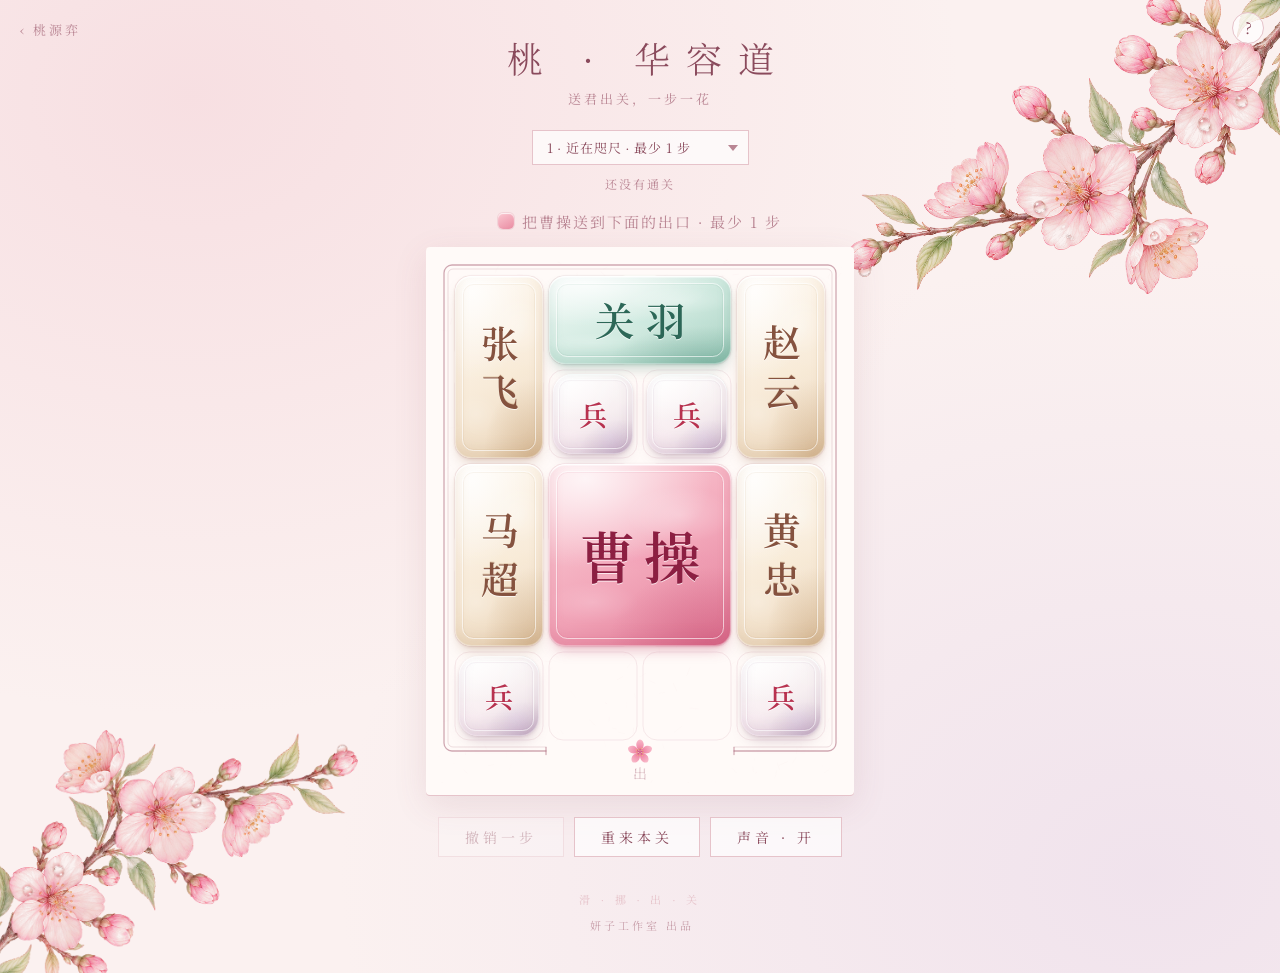
<file: huarongdao.html>
<!DOCTYPE html>
<html lang="zh-CN">
<head>
<meta charset="UTF-8">
<meta name="viewport" content="width=device-width, initial-scale=1.0">
<title>华容道 · 桃源弈</title>
<meta property="og:type" content="website">
<meta property="og:site_name" content="桃源弈">
<meta property="og:title" content="华容道 · 桃源弈">
<meta property="og:description" content="一盘桃花信笺风格的华容道，把曹操从底部的出口送出去。">
<meta property="og:url" content="https://yanzi139715.github.io/gomoku/huarongdao.html">
<meta property="og:image" content="https://yanzi139715.github.io/gomoku/og.png">
<meta property="og:image:width" content="1200">
<meta property="og:image:height" content="630">
<meta name="twitter:card" content="summary_large_image">
<link rel="apple-touch-icon" href="apple-touch-icon.png">
<meta name="description" content="一盘桃花信笺风格的华容道，把曹操从底部的出口送出去。">
<meta name="theme-color" content="#fbf1f0">
<link rel="icon" href="data:image/svg+xml,%3Csvg xmlns='http://www.w3.org/2000/svg' viewBox='0 0 64 64'%3E%3Crect x='12' y='12' width='40' height='40' rx='10' fill='%23f0a0b4'/%3E%3Crect x='17' y='17' width='30' height='30' rx='7' fill='none' stroke='%23fff' stroke-opacity='.6' stroke-width='2'/%3E%3Ccircle cx='32' cy='32' r='4' fill='%23f5cf6a'/%3E%3C/svg%3E">
<style>@font-face{font-family:'Noto Serif SC';font-weight:300;font-display:swap;src:url(fonts/noto-serif-sc-300.woff2) format('woff2')}@font-face{font-family:'Noto Serif SC';font-weight:400;font-display:swap;src:url(fonts/noto-serif-sc-400.woff2) format('woff2')}@font-face{font-family:'Noto Serif SC';font-weight:600;font-display:swap;src:url(fonts/noto-serif-sc-600.woff2) format('woff2')}</style>
<link rel="preload" href="fonts/noto-serif-sc-400.woff2" as="font" type="font/woff2" crossorigin>
<style>
*,*::before,*::after{margin:0;padding:0;box-sizing:border-box}
:root{--bg:#fbf1f0;--ink:#8a4a5c;--soft:#b98593;--line:#e6c3ca;--btn:#8a4a5c;--btnInk:#fbf1f0;--rouge:#c0405a;--mx:14px;--mt:14px;--mb:40px}
body{min-height:100vh;display:flex;flex-direction:column;align-items:center;padding:36px 16px 40px;overflow-x:hidden;
  background:var(--bg);color:var(--ink);font-family:'Noto Serif SC','Songti SC',serif;
  background-image:radial-gradient(ellipse at 15% 10%,rgba(240,190,200,.35),transparent 50%),radial-gradient(ellipse at 90% 90%,rgba(220,200,230,.35),transparent 50%);
  animation:fadein .9s ease backwards}
@keyframes fadein{from{opacity:0;transform:translateY(8px)}to{opacity:1;transform:none}}
.title{font-size:36px;font-weight:300;letter-spacing:16px;text-indent:16px;user-select:none;line-height:1.2;text-align:center}
.sub{font-size:13px;letter-spacing:3px;color:var(--soft);margin:10px 0 22px;text-align:center}
.controls{display:flex;flex-direction:column;align-items:center;gap:10px;margin-bottom:14px}
select{font-family:inherit;font-size:13px;letter-spacing:1px;color:var(--ink);background:rgba(255,255,255,.7);border:1.5px solid var(--line);padding:7px 32px 7px 14px;cursor:pointer;appearance:none;-webkit-appearance:none;border-radius:0;max-width:calc(100vw - 32px);
  background-image:url("data:image/svg+xml,%3Csvg xmlns='http://www.w3.org/2000/svg' width='10' height='6'%3E%3Cpath d='M0 0l5 6 5-6z' fill='%23b98593'/%3E%3C/svg%3E");background-repeat:no-repeat;background-position:right 10px center}
select:focus{outline:none;border-color:var(--ink)}
.best{font-size:12px;letter-spacing:2px;color:var(--soft);user-select:none;min-height:18px}
.status{min-height:28px;font-size:15px;letter-spacing:2px;color:var(--soft);margin-bottom:12px;display:flex;align-items:center;justify-content:center;gap:8px;user-select:none;text-align:center;max-width:100%}
.status.win{color:var(--ink);font-size:17px}
@media(max-width:440px){.status{font-size:13.5px;letter-spacing:1px}.status.win{font-size:15px}}
.dot{width:16px;height:16px;border-radius:5px;display:inline-block;flex:none;box-shadow:0 0 0 1px rgba(190,70,100,.12),inset 0 1px 1px rgba(255,255,255,.8);background:linear-gradient(150deg,#fbc9d2,#e98ba2)}
.frame{padding:12px;background:#fffaf8;border-radius:4px;box-shadow:0 1px 0 #e6c3ca,0 10px 34px rgba(140,70,90,.12)}

/* ---------- 棋盘 ---------- */
#board{--u:min(calc((100vw - 120px) / 4),94px);position:relative;width:calc(var(--u)*4 + var(--mx)*2);height:calc(var(--u)*5 + var(--mt) + var(--mb));
  touch-action:none;user-select:none;-webkit-user-select:none;-webkit-touch-callout:none;-webkit-tap-highlight-color:transparent;border-radius:2px}
#bgc{position:absolute;inset:0;width:100%;height:100%;pointer-events:none}
.blk{--g:3px;--j1:#fff;--j2:#eee;--j3:#ddd;--deep:150,110,130;--sh:150,110,130;--tc:#8a4a5c;--ring:0 0 0 0 transparent;
  position:absolute;left:0;top:0;z-index:2;
  width:calc(var(--w)*var(--u) - var(--g)*2);height:calc(var(--h)*var(--u) - var(--g)*2);
  transform:translate(calc(var(--mx) + var(--g) + var(--c)*var(--u) + var(--dx,0px)),calc(var(--mt) + var(--g) + var(--r)*var(--u) + var(--dy,0px)));
  border-radius:calc(var(--u)*.17);display:flex;align-items:center;justify-content:center;cursor:grab;
  transition:transform .24s cubic-bezier(.25,.9,.3,1),opacity .5s;will-change:transform;
  background:
    radial-gradient(120% 85% at 20% 8%,rgba(255,255,255,.8),rgba(255,255,255,0) 58%),
    radial-gradient(90% 70% at 88% 100%,rgba(var(--deep),.34),rgba(var(--deep),0) 62%),
    linear-gradient(150deg,var(--j1),var(--j2) 55%,var(--j3));
  box-shadow:inset 0 1.5px 1px rgba(255,255,255,.9),inset 0 -9px 15px rgba(var(--deep),.16),inset 0 0 0 1px rgba(255,255,255,.4),
    var(--ring),0 8px 14px -5px rgba(var(--sh),.38),0 1px 3px rgba(var(--sh),.22)}
.blk::before{content:"";position:absolute;inset:calc(var(--u)*.07);border-radius:calc(var(--u)*.12);pointer-events:none;
  border:1px solid rgba(255,255,255,.62);box-shadow:inset 0 0 0 1px rgba(var(--deep),.07)}
.blk::after{content:"";position:absolute;inset:0;border-radius:inherit;pointer-events:none;mix-blend-mode:soft-light;
  background:radial-gradient(42% 22% at 72% 28%,rgba(255,255,255,.6),transparent 70%),radial-gradient(36% 16% at 24% 76%,rgba(255,255,255,.4),transparent 70%),radial-gradient(60% 10% at 50% 52%,rgba(var(--deep),.18),transparent 75%)}
.blk.drag{transition:none;cursor:grabbing;z-index:4}
.blk.sel{--ring:0 0 0 2px rgba(226,112,142,.85),0 0 0 6px rgba(244,170,190,.28)}
.blk.out{transition:transform .95s cubic-bezier(.5,0,.8,.6),opacity .6s .35s;opacity:0;pointer-events:none}
.nm{position:relative;z-index:1;color:var(--tc);font-weight:600;line-height:1;white-space:nowrap;pointer-events:none;
  text-shadow:0 1px 0 rgba(255,255,255,.75),0 -.5px 0 rgba(var(--deep),.25)}
.k-cao{--j1:#fcd3da;--j2:#f2a6b9;--j3:#e27d99;--deep:190,60,100;--sh:190,70,105;--tc:#8c1f42;--g:3px}
.k-cao .nm{font-size:calc(var(--u)*.6);letter-spacing:.16em;text-indent:.16em;font-weight:600}
.k-guan{--j1:#f0f9f5;--j2:#cfe9df;--j3:#a8d1c2;--deep:70,140,120;--sh:80,140,122;--tc:#2c6757}
.k-guan .nm{font-size:calc(var(--u)*.42);letter-spacing:.3em;text-indent:.3em}
.k-gen{--j1:#fffaf3;--j2:#f8ebd9;--j3:#ebd6bb;--deep:175,130,80;--sh:165,120,90;--tc:#85523f}
.k-gen .nm{font-size:calc(var(--u)*.4)}
.k-gen.v .nm{writing-mode:vertical-rl;letter-spacing:.28em;text-indent:.28em}
.k-gen.hz .nm{letter-spacing:.3em;text-indent:.3em}
.k-pawn{--g:7px;--j1:#fffefd;--j2:#f7eef0;--j3:#e0d3dc;--deep:150,110,150;--sh:150,110,135;--tc:#b8324f;border-radius:calc(var(--u)*.2)}
.k-pawn::after{background:radial-gradient(60% 50% at 78% 24%,rgba(120,200,190,.5),transparent 70%),radial-gradient(60% 50% at 20% 80%,rgba(230,140,190,.5),transparent 70%),radial-gradient(40% 40% at 70% 78%,rgba(170,150,240,.45),transparent 70%)}
.k-pawn::before{inset:calc(var(--u)*.05)}
.k-pawn .nm{font-size:calc(var(--u)*.3)}
.hint{position:absolute;left:0;top:0;width:calc(var(--u)*.3);height:calc(var(--u)*.3);z-index:3;pointer-events:none;
  transform:translate(calc(var(--mx) + (var(--c) + .5)*var(--u) - var(--u)*.15),calc(var(--mt) + (var(--r) + .5)*var(--u) - var(--u)*.15));animation:hintin .3s ease both}
.hint svg{width:100%;height:100%;display:block;filter:drop-shadow(0 1px 2px rgba(200,80,110,.3))}
@keyframes hintin{from{opacity:0;scale:.4}to{opacity:.95;scale:1}}
#fx{position:fixed;inset:0;width:100vw;height:100vh;pointer-events:none;z-index:40}

.actions{display:flex;gap:10px;margin-top:22px;flex-wrap:wrap;justify-content:center}
.restart{font-family:inherit;font-size:14px;letter-spacing:4px;padding:9px 26px;border:1.5px solid var(--line);background:rgba(255,255,255,.7);color:var(--ink);cursor:pointer;transition:background .2s,color .2s}
@media(max-width:440px){.restart{padding:8px 14px;letter-spacing:2px;font-size:13px}}
.restart:disabled{opacity:.35;cursor:default}
.restart:not(:disabled):hover{background:var(--btn);color:var(--btnInk);border-color:var(--btn)}
.footer{margin-top:34px;font-size:11px;letter-spacing:4px;color:var(--line);user-select:none}
.hidden{display:none!important}
.back{position:absolute;top:14px;left:16px;z-index:5;font-size:13px;letter-spacing:3px;color:var(--soft);text-decoration:none;padding:6px 10px 6px 4px;font-family:inherit}
.back:hover{color:var(--ink)}
.help{position:absolute;top:12px;right:16px;z-index:5;width:32px;height:32px;border-radius:50%;border:1.5px solid var(--line);background:rgba(255,255,255,.7);color:var(--ink);font-family:inherit;font-size:16px;line-height:1;cursor:pointer;transition:background .2s,color .2s}
.help:hover{background:var(--ink);color:#fbf1f0;border-color:var(--ink)}
.rules-mask{position:fixed;inset:0;background:rgba(120,60,80,.18);-webkit-backdrop-filter:blur(3px);backdrop-filter:blur(3px);display:flex;align-items:center;justify-content:center;padding:16px;z-index:50;opacity:0;pointer-events:none;transition:opacity .25s}
.rules-mask.on{opacity:1;pointer-events:auto}
.rules{background:#fffaf8;max-width:440px;width:100%;max-height:84vh;overflow:auto;padding:26px 22px 20px;box-shadow:0 20px 50px rgba(140,70,90,.22);border-radius:4px;color:var(--ink);transform:translateY(10px);transition:transform .25s;text-align:left}
.rules-mask.on .rules{transform:none}
.rules h3{font-weight:400;font-size:20px;letter-spacing:8px;text-indent:8px;text-align:center;margin-bottom:6px}
.rules h4{font-weight:600;font-size:14px;letter-spacing:2px;margin:16px 0 4px}
.rules p,.rules li{font-size:13.5px;line-height:1.85;letter-spacing:.5px;color:#7a4a58}
.rules ul{padding-left:1.2em}.rules li{margin:2px 0}.rules b{font-weight:600;color:var(--ink)}
.rules .close{display:block;margin:20px auto 0;font-family:inherit;font-size:14px;letter-spacing:4px;padding:8px 30px;border:1.5px solid var(--line);background:#fff;color:var(--ink);cursor:pointer}
.studio{margin-top:10px;font-size:11px;letter-spacing:3px;text-indent:3px;color:var(--soft);opacity:.75;user-select:none;position:relative}
</style>
</head>
<body>
<a class="back" href="./">‹ 桃源弈</a>
<button class="help" id="helpBtn" aria-label="规则说明">?</button>
<div class="rules-mask" id="rulesMask" role="dialog" aria-modal="true" aria-label="华容道怎么玩"><div class="rules"><h3>华容道怎么玩</h3>
<p>曹操被困在一座小营里，你一个人帮他杀出一条路：把曹操那块大玉牌送到棋盘最下面的出口。</p>
<h4>棋盘和玉牌</h4><ul><li>棋盘是 4 列 × 5 行，底边中间的两格是出口，只有曹操走得出去。</li>
<li>玉牌有：<b>曹操</b>（2×2 的大块）、<b>关羽</b>（2×1 横着的一块）、<b>张飞、赵云、马超、黄忠</b>（1×2，多数竖着，有的关卡里是横着的），还有四个小小的<b>兵</b>（1×1）。棋盘上总共留着两个空格。</li></ul>
<h4>怎么挪</h4><ul><li>每次把一块玉牌滑进旁边的空格，<b>不能拿起来，也不能转</b>。</li>
<li>用手指或鼠标<b>按住玉牌往空格的方向拖</b>，松手就滑过去；两个空格排成一条线时，可以一口气滑两格。</li>
<li>也可以<b>先点一下玉牌</b>，再点亮着小桃花的空格。</li>
<li><b>算步数</b>：连着推同一块玉牌，不管推几格、拐几个弯，都只算一步；换一块再推，才多一步。</li></ul>
<h4>怎么赢</h4><ul><li>把曹操滑到最底下、正对出口的位置，他就出营了。</li>
<li>每一关旁边写着「最少 N 步」，是电脑算出来的最短走法。走得比它多也算通关，只是想拿最好成绩，就再来一次。</li>
<li>点「撤销一步」可以退回上一次滑动，点「重来本关」整局重新摆。</li></ul>
<h4>小窍门</h4><ul><li>不要一上来就想着推曹操，先想办法让两个空格靠到一起，才有地方周转。</li><li>卡住时，先把空格挪到曹操前面去。</li></ul><button class="close">知道啦</button></div></div>
<div class="title">桃 · 华容道</div>
<div class="sub">送君出关，一步一花</div>

<div class="controls">
  <select id="level" aria-label="选择关卡"></select>
  <div class="best" id="best"></div>
</div>

<div class="status" id="status"></div>
<div class="frame"><div id="board" aria-label="华容道棋盘"><canvas id="bgc"></canvas></div></div>
<div class="actions"><button class="restart" id="undo">撤销一步</button><button class="restart" id="restart">重来本关</button><button class="restart hidden" id="next">下一关</button><button class="restart" id="sound">声音 · 开</button></div>
<div class="footer">滑 · 挪 · 出 · 关</div>
<div class="studio">妍子工作室 出品</div>
<canvas id="fx"></canvas>

<script>
// ================= 关卡 =================
// 每行 4 个字符：C 曹操、G 关羽、a 张飞、b 赵云、c 马超、d 黄忠（同字母连在一起是一块）、1-4 兵、. 空格
// min 是用广度优先搜索算出来的最少步数（连着推同一块只算一步）
const NAMES={C:'曹操',G:'关羽',a:'张飞',b:'赵云',c:'马超',d:'黄忠'};
const LEVELS=[
  {id:'jinzai',name:'近在咫尺',min:1,rows:['aGGb','a12b','cCCd','cCCd','3..4']},
  {id:'jiangyong',name:'春水绕营',min:13,rows:['1GG2','aCCb','aCCb','c34d','c..d']},
  {id:'qitou',name:'桃溪暗渡',min:52,rows:['CCab','CCab','cd12','cd34','..GG']},
  {id:'bingfen',name:'三径寻春',min:62,rows:['aCCb','aCCb','12cd','GGcd','3..4']},
  {id:'zuoyou',name:'左右夹花',min:69,rows:['aCCb','aCCb','c12d','c..d','3GG4']},
  {id:'cengceng',name:'重门深锁',min:70,rows:['aCCb','aCCb','1GG2','c34d','c..d']},
  {id:'zhihui',name:'风起云移',min:73,rows:['aCC1','aCC2','bGGc','bddc','3..4']},
  {id:'jiezu',name:'一步之遥',min:77,rows:['aCCb','aCCb','GG12','c34d','c..d']},
  {id:'hengdao',name:'横刀立马',min:81,rows:['aCCb','aCCb','cGGd','c12d','3..4']},
  {id:'shuixie',name:'四面桃林',min:103,rows:['aCCb','aCCb','ccdd','1GG2','3..4']}
];
const ROWS=5,COLS=4,MX=14,MT=14;
const $=x=>document.getElementById(x);
const rand=(a,b)=>a+Math.random()*(b-a);
const board=$('board');

// ================= 记录（通过与否、最好成绩） =================
let prog={};try{prog=JSON.parse(localStorage.getItem('huarongdao-progress')||'{}')||{}}catch(e){prog={}}
function saveProg(){try{localStorage.setItem('huarongdao-progress',JSON.stringify(prog))}catch(e){}}
function fillSelect(){const s=$('level'),keep=s.value;s.innerHTML='';
  LEVELS.forEach((L,i)=>{const o=document.createElement('option');o.value=i;o.textContent=`${i+1} · ${L.name} · 最少 ${L.min} 步`+(prog[L.id]?' ✓':'');s.appendChild(o)});
  s.value=keep||String(li)}

// ================= 状态 =================
let li=0,pieces=[],hist=[],steps=0,lastId=null,won=false,sel=null,drag=null,gid=0;
try{const k=+localStorage.getItem('huarongdao-level');if(k>=0&&k<LEVELS.length)li=k}catch(e){}
const unit=()=>(board.offsetWidth-MX*2)/COLS;

function build(){
  board.querySelectorAll('.blk,.hint').forEach(n=>n.remove());
  hush();pieces=[];hist=[];steps=0;lastId=null;won=false;sel=null;drag=null;gid++;parts=[];
  const L=LEVELS[li],seen={};
  L.rows.forEach((row,r)=>[...row].forEach((ch,c)=>{if(ch==='.')return;(seen[ch]=seen[ch]||[]).push([r,c])}));
  for(const ch of Object.keys(seen)){const cs=seen[ch],r=Math.min(...cs.map(x=>x[0])),c=Math.min(...cs.map(x=>x[1])),h=Math.max(...cs.map(x=>x[0]))-r+1,w=Math.max(...cs.map(x=>x[1]))-c+1;
    const kind=ch==='C'?'cao':ch==='G'?'guan':/\d/.test(ch)?'pawn':'gen';
    const el=document.createElement('div');el.className='blk k-'+kind+(kind==='gen'?(h>w?' v':' hz'):'');
    el.innerHTML=`<span class="nm">${kind==='pawn'?'兵':NAMES[ch]}</span>`;
    el.style.setProperty('--w',w);el.style.setProperty('--h',h);
    board.appendChild(el);
    const p={id:ch,kind,r,c,w,h,el};el.dataset.id=ch;pieces.push(p);place(p)}
  setStatus();syncUI()}
function place(p){p.el.style.setProperty('--r',p.r);p.el.style.setProperty('--c',p.c);p.el.style.removeProperty('--dx');p.el.style.removeProperty('--dy')}
function grid(){const g=Array.from({length:ROWS},()=>Array(COLS).fill(null));for(const p of pieces)for(let r=0;r<p.h;r++)for(let c=0;c<p.w;c++)g[p.r+r][p.c+c]=p.id;return g}
// 这一块朝 (dr,dc) 方向最多能滑几格
function freeRun(p,dr,dc,g=grid()){let n=0;
  for(;;){const k=n+1;let ok=true;
    for(let r=0;r<p.h&&ok;r++)for(let c=0;c<p.w&&ok;c++){const rr=p.r+r+dr*k,cc=p.c+c+dc*k;if(rr<0||rr>=ROWS||cc<0||cc>=COLS||(g[rr][cc]&&g[rr][cc]!==p.id))ok=false}
    if(!ok)return n;n=k}}
const DIRS=[[1,0],[-1,0],[0,1],[0,-1]];
function movesOf(p){const g=grid(),out=[];for(const[dr,dc]of DIRS){const f=freeRun(p,dr,dc,g);for(let n=1;n<=f;n++)out.push({dr,dc,n})}return out}

// ================= 走一步 =================
function slide(p,dr,dc,n){
  hist.push({id:p.id,r:p.r,c:p.c,steps,lastId});
  p.r+=dr*n;p.c+=dc*n;if(lastId!==p.id)steps++;lastId=p.id;
  sel=null;clearHints();place(p);
  {const g0=gid;setTimeout(()=>{if(g0===gid)clack()},150)}
  checkWin();setStatus();syncUI()}
function checkWin(){const cao=pieces.find(p=>p.id==='C');
  if(cao.r===3&&cao.c===1&&!won){won=true;const L=LEVELS[li];
    const first=!prog[L.id],better=prog[L.id]&&steps<prog[L.id];
    if(first||better){prog[L.id]=steps;saveProg();fillSelect()}
    const g0=gid;
    setTimeout(()=>{if(g0!==gid||!won)return;cao.r=5;cao.el.classList.add('out');place(cao);
      [0,1,2,3,4].forEach(i=>setTimeout(()=>{if(g0===gid&&won){spawnPetals(i===0);kickFx()}},i*220));
      sfx('winGuzheng',.85,1)},330)}}
function undo(){if(!hist.length)return;
  const h=hist.pop(),p=pieces.find(x=>x.id===h.id);
  p.r=h.r;p.c=h.c;steps=h.steps;lastId=h.lastId;
  hush();if(won){won=false;const cao=pieces.find(x=>x.id==='C');cao.el.classList.remove('out');parts=[]}
  gid++;sel=null;clearHints();for(const q of pieces){q.el.classList.remove('out');place(q)}
  sfx('pearlPick',.7,1);setStatus();syncUI()}

// ================= 状态栏与按钮 =================
function setStatus(){const el=$('status'),L=LEVELS[li];el.classList.toggle('win',won);
  if(won){el.innerHTML=`<span class="dot"></span> 曹操出营啦！`+(steps===L.min?`${steps} 步，一步不多`:`用了 ${steps} 步（最少 ${L.min} 步）`)}
  else el.innerHTML=`<span class="dot"></span> ${steps===0?'把曹操送到下面的出口':'已走 '+steps+' 步'} · 最少 ${L.min} 步`;
  const b=prog[L.id];$('best').textContent=b?`已通关 · 最好成绩 ${b} 步`:'还没有通关'}
function syncUI(){$('undo').disabled=!hist.length;$('next').classList.toggle('hidden',!(won&&li<LEVELS.length-1));$('level').value=String(li)}

// ================= 选中与提示 =================
const FLOWER=(()=>{let s='<svg viewBox="-12 -12 24 24" xmlns="http://www.w3.org/2000/svg"><defs><radialGradient id="pg" cx="0" cy="0" r="12" gradientUnits="userSpaceOnUse"><stop offset="0" stop-color="#d9577f"/><stop offset=".3" stop-color="#f08aa8"/><stop offset="1" stop-color="#f9bccb"/></radialGradient></defs>';
  for(let k=0;k<5;k++)s+=`<path transform="rotate(${k*72})" fill="url(#pg)" d="M0 -2 C-7 -3 -6 -11 0 -11.5 C6 -11 7 -3 0 -2 Z"/>`;
  return s+'<circle r="2" fill="#f5cf6a"/></svg>'})();
let hintMoves=[];
function clearHints(){board.querySelectorAll('.hint').forEach(n=>n.remove());board.querySelectorAll('.blk.sel').forEach(n=>n.classList.remove('sel'));hintMoves=[]}
function select(p){clearHints();sel=p;if(!p)return;p.el.classList.add('sel');
  hintMoves=movesOf(p).map(m=>({...m,cells:footprint(p,m.dr*m.n,m.dc*m.n)}));
  const shown=new Set(),g=grid();
  for(const m of hintMoves)for(const[r,c]of m.cells){const key=r*10+c;if(g[r][c]||shown.has(key))continue;shown.add(key);
    const h=document.createElement('div');h.className='hint';h.style.setProperty('--r',r);h.style.setProperty('--c',c);h.innerHTML=FLOWER;board.appendChild(h)}
  sfx('pearlPick',.4,1.1)}
function footprint(p,dr,dc){const o=[];for(let r=0;r<p.h;r++)for(let c=0;c<p.w;c++)o.push([p.r+r+dr,p.c+c+dc]);return o}

// ================= 手指 / 鼠标 =================
function cellAt(e){const rc=board.getBoundingClientRect(),u=unit(),c=Math.floor((e.clientX-rc.left-MX)/u),r=Math.floor((e.clientY-rc.top-MT)/u);return r<0||r>=ROWS||c<0||c>=COLS?null:[r,c]}
board.addEventListener('pointerdown',e=>{if(e.pointerType==='mouse'&&e.button!==0)return;if(won)return;
  const el=e.target.closest('.blk'),p=el&&pieces.find(x=>x.el===el);
  drag={p,x0:e.clientX,y0:e.clientY,axis:null,moved:false,dx:0,dy:0,n:0,id:e.pointerId,cell:cellAt(e)};
  try{board.setPointerCapture(e.pointerId)}catch(_){}});
board.addEventListener('pointermove',e=>{if(!drag||e.pointerId!==drag.id||!drag.p)return;
  const dx=e.clientX-drag.x0,dy=e.clientY-drag.y0,u=unit();
  if(!drag.axis){if(Math.hypot(dx,dy)<7)return;drag.axis=Math.abs(dx)>=Math.abs(dy)?'x':'y';drag.moved=true;
    clearHints();sel=null;drag.p.el.classList.add('drag');sfx('pearlPick',.35,1.1)}
  const d=drag.axis==='x'?dx:dy,sg=d<0?-1:1,free=freeRun(drag.p,drag.axis==='y'?sg:0,drag.axis==='x'?sg:0);
  let vis=Math.abs(d);vis=free>0?Math.min(vis,free*u):Math.min(vis*.25,u*.08);
  drag.d=d;drag.sg=sg;drag.free=free;drag.vis=vis;
  drag.p.el.style.setProperty(drag.axis==='x'?'--dx':'--dy',(sg*vis)+'px');
  e.preventDefault()});
function endDrag(e,cancel){if(!drag||e.pointerId!==drag.id)return;const D=drag;drag=null;
  try{board.releasePointerCapture(e.pointerId)}catch(_){}
  const p=D.p;
  if(D.moved){p.el.classList.remove('drag');
    const u=unit(),ad=Math.abs(D.d||0);
    if(!cancel&&D.free>0&&ad>u*.18){const n=Math.min(D.free,Math.max(1,Math.round(ad/u)));slide(p,D.axis==='y'?D.sg:0,D.axis==='x'?D.sg:0,n)}
    else place(p);
    return}
  if(cancel)return;
  // 点一下
  const cell=cellAt(e);
  if(p){if(sel===p){select(null)}else select(p);return}
  if(sel&&cell){const g=grid();if(!g[cell[0]][cell[1]]){
    const m=hintMoves.filter(m=>m.cells.some(([r,c])=>r===cell[0]&&c===cell[1])).sort((a,b)=>a.n-b.n)[0];
    if(m){slide(sel,m.dr,m.dc,m.n);return}}}
  select(null)}
board.addEventListener('pointerup',e=>endDrag(e,false));
board.addEventListener('pointercancel',e=>endDrag(e,true));

// ================= 棋盘底图：信笺 + 细粉线外框 + 出口桃花 =================
const bgc=$('bgc'),bctx=bgc.getContext('2d');
const fibers=[];for(let i=0;i<520;i++)fibers.push([Math.random(),Math.random(),Math.random()*8+2,Math.random()*3,Math.random()*.06]);
const FONT='"Noto Serif SC","Songti SC","STSong",serif';
function petal(ctx,x,y,s,col){ctx.fillStyle=col;ctx.beginPath();ctx.moveTo(x,y+s);ctx.bezierCurveTo(x-s*1.0,y+s*.25,x-s*.7,y-s*.85,x,y-s);ctx.bezierCurveTo(x+s*.7,y-s*.85,x+s*1.0,y+s*.25,x,y+s);ctx.fill()}
function petalFlower(ctx,x,y,s){ctx.save();ctx.translate(x,y);
  for(let k=0;k<5;k++){ctx.save();ctx.rotate(k*Math.PI*2/5);const g=ctx.createRadialGradient(0,0,s*.1,0,0,s*1.7);g.addColorStop(0,'#d9577f');g.addColorStop(.3,'#f08aa8');g.addColorStop(1,'#f9bccb');petal(ctx,0,-s*.9,s*.78,g);ctx.restore()}
  ctx.strokeStyle='#c94d74';ctx.lineWidth=.45;ctx.fillStyle='#f5cf6a';for(let k=0;k<9;k++){const a=k*Math.PI*2/9+.2,l=s*(.42+.12*(k%2));ctx.beginPath();ctx.moveTo(0,0);ctx.lineTo(Math.cos(a)*l,Math.sin(a)*l);ctx.stroke();ctx.beginPath();ctx.arc(Math.cos(a)*l,Math.sin(a)*l,s*.07,0,7);ctx.fill()}
  ctx.restore()}
function frameLine(ctx,l,t,r,b,rad,g1,g2){ctx.beginPath();ctx.moveTo(g1,b);ctx.lineTo(l+rad,b);ctx.arcTo(l,b,l,b-rad,rad);ctx.lineTo(l,t+rad);ctx.arcTo(l,t,l+rad,t,rad);ctx.lineTo(r-rad,t);ctx.arcTo(r,t,r,t+rad,rad);ctx.lineTo(r,b-rad);ctx.arcTo(r,b,r-rad,b,rad);ctx.lineTo(g2,b);ctx.stroke()}
function drawBoard(){const W=board.offsetWidth,H=board.offsetHeight,u=unit(),DPR=Math.min(2,window.devicePixelRatio||1);
  if(W<60)return;bgc.width=W*DPR;bgc.height=H*DPR;const ctx=bctx;ctx.setTransform(DPR,0,0,DPR,0,0);
  ctx.fillStyle='#fffaf8';ctx.fillRect(0,0,W,H);
  ctx.lineWidth=.6;for(const[x,y,l,a,o]of fibers){const px=x*W,py=y*H;ctx.strokeStyle=`rgba(200,140,150,${o})`;ctx.beginPath();ctx.moveTo(px,py);ctx.lineTo(px+Math.cos(a)*l,py+Math.sin(a)*l);ctx.stroke()}
  // 每一格淡淡的格子
  ctx.strokeStyle='rgba(190,110,135,.17)';ctx.lineWidth=.8;
  for(let r=0;r<ROWS;r++)for(let c=0;c<COLS;c++){ctx.beginPath();ctx.roundRect(MX+c*u+3,MT+r*u+3,u-6,u-6,u*.15);ctx.stroke()}
  // 外框：一粗一细两道细粉线，出口处断开
  const L=MX-8,T=MT-8,R=MX+COLS*u+8,B=MT+ROWS*u+8,g1=MX+u,g2=MX+3*u;
  ctx.lineCap='round';
  ctx.strokeStyle='rgba(170,100,120,.55)';ctx.lineWidth=1.3;frameLine(ctx,L,T,R,B,8,g1,g2);
  ctx.strokeStyle='rgba(170,100,120,.3)';ctx.lineWidth=.7;frameLine(ctx,L+4,T+4,R-4,B-4,5,g1,g2);
  ctx.strokeStyle='rgba(170,100,120,.5)';ctx.lineWidth=1.3;for(const x of[g1,g2]){ctx.beginPath();ctx.moveTo(x,B-3.5);ctx.lineTo(x,B+3.5);ctx.stroke()}
  // 出口：一朵小桃花 + 淡淡的「出」
  petalFlower(ctx,(g1+g2)/2,B+1,7.5);
  ctx.fillStyle='rgba(185,133,147,.62)';ctx.font=`300 14px ${FONT}`;ctx.textAlign='center';ctx.textBaseline='middle';ctx.fillText('出',(g1+g2)/2,B+23)}
if('ResizeObserver' in window)new ResizeObserver(drawBoard).observe(board);
addEventListener('resize',drawBoard);

// ================= 桃花飘落 =================
const fx=$('fx'),fctx=fx.getContext('2d');let parts=[],fraf=null,fLast=0;
function fitFx(){const D=Math.min(2,window.devicePixelRatio||1);fx.width=innerWidth*D;fx.height=innerHeight*D;fctx.setTransform(D,0,0,D,0,0)}
fitFx();addEventListener('resize',fitFx);
function spawnPetals(first){const W=innerWidth,H=innerHeight;
  if(first)for(let i=0;i<58;i++)parts.push({x:rand(-60,W),y:rand(-H*.5,-10),vx:rand(15,45),vy:rand(40,90),rot:rand(0,6),vr:rand(-2,2),life:rand(5,7.5),sz:rand(4,7),col:['#f6a5bb','#f18fab','#fbc4d2','#f7b3c5'][i%4]});
  const rc=board.getBoundingClientRect();
  for(let i=0;i<10;i++)parts.push({x:rc.left+rc.width/2+rand(-rc.width*.2,rc.width*.2),y:rc.bottom-20,vx:rand(-60,60),vy:rand(-90,-20),rot:rand(0,6),vr:rand(-3,3),life:rand(1.4,2.4),sz:rand(3,5.5),col:'#f18fab'})}
function fxFrame(t){const dt=fLast?Math.min(.05,(t-fLast)/1000):0;fLast=t;fctx.clearRect(0,0,innerWidth,innerHeight);
  for(const p of parts){p.life-=dt;p.x+=p.vx*dt;p.y+=p.vy*dt;p.rot+=p.vr*dt;p.vx+=Math.sin(t/500+p.y*.02)*.8;if(p.vy<0)p.vy+=140*dt;
    fctx.globalAlpha=Math.max(0,Math.min(1,p.life));fctx.save();fctx.translate(p.x,p.y);fctx.rotate(p.rot);petal(fctx,0,0,p.sz,p.col);fctx.restore()}
  fctx.globalAlpha=1;parts=parts.filter(p=>p.life>0);
  fraf=parts.length?requestAnimationFrame(fxFrame):null;if(!fraf){fLast=0;fctx.clearRect(0,0,innerWidth,innerHeight)}}
function kickFx(){if(!fraf)fraf=requestAnimationFrame(fxFrame)}

// ================= 声音（真实录音，见 sounds/CREDITS.md） =================
let soundOn=true;try{soundOn=localStorage.getItem('gomoku-sound')!=='off'}catch(e){}
const POOL={},unlocked={v:false};
function apool(f){if(!POOL[f]){POOL[f]=[];for(let i=0;i<5;i++){const a=new Audio('sounds/'+f+'.mp3');a.preload='auto';a.preservesPitch=false;a.webkitPreservesPitch=false;POOL[f].push(a)}}return POOL[f]}
function sfx(f,vol,rate){if(!soundOn)return;const ps=apool(f),a=ps.find(x=>x.paused||x.ended)||ps[0];try{a.pause();a.currentTime=0}catch(e){}a._live=true;a.muted=false;a.volume=vol;a.playbackRate=rate;a.play().catch(()=>{})}
// iPhone 要求声音第一次由手指触发：第一次点击时把所有声音静音播一下，之后才能正常出声
function unlockAudio(){if(unlocked.v)return;unlocked.v=true;['pearlDrop1','pearlDrop2','pearlDrop3','pearlDrop4','pearlDrop5','pearlPick','pearlGather','winGuzheng','loseGuzheng'].forEach(f=>apool(f).forEach(a=>{a.muted=true;const p=a.play();const done=()=>{if(a._live)return;a.pause();a.currentTime=0;a.muted=false};p&&p.then?p.then(done,done):done()}))}
addEventListener('pointerdown',unlockAudio,{once:false,passive:true});
// 通关时放一次 winGuzheng；悔棋、换关、重来时停掉
function hush(){['winGuzheng','loseGuzheng'].forEach(f=>(POOL[f]||[]).forEach(a=>{if(!a.muted)a.pause()}))}
// 玉牌滑到位：珠子落下的小弹跳，五个里随机挑
function clack(){sfx('pearlDrop'+(1+Math.floor(Math.random()*5)),.7,1.02+(Math.random()-.5)*.05)}
function syncSound(){$('sound').textContent=soundOn?'声音 · 开':'声音 · 关'}

// ================= 控件 =================
function load(i,quiet){li=i;try{localStorage.setItem('huarongdao-level',String(i))}catch(e){}build();if(!quiet)sfx('pearlGather',.8,1)}
$('level').onchange=e=>load(+e.target.value);
$('restart').onclick=()=>{if(hist.length||won)sfx('pearlGather',.8,1);const q=!hist.length&&!won;parts=[];build();if(q)setStatus()};
$('undo').onclick=undo;
$('next').onclick=()=>{if(li<LEVELS.length-1){parts=[];load(li+1)}};
$('sound').onclick=()=>{soundOn=!soundOn;try{localStorage.setItem('gomoku-sound',soundOn?'on':'off')}catch(e){}syncSound();if(soundOn)clack()};
// 给自动检查用的小窗口
window.__h={LEVELS,
  get pieces(){return pieces.map(p=>({id:p.id,r:p.r,c:p.c,w:p.w,h:p.h}))},get steps(){return steps},get won(){return won},get li(){return li},get hist(){return hist.length},
  load(i){load(i,true)},slide(id,dr,dc,n){const p=pieces.find(x=>x.id===id);if(!p||freeRun(p,dr,dc)<(n||1))return false;slide(p,dr,dc,n||1);return true},
  free(id,dr,dc){return freeRun(pieces.find(x=>x.id===id),dr,dc)},undo,prog:()=>prog,get selId(){return sel&&sel.id},get unit(){return unit()}};
fillSelect();syncSound();build();drawBoard();
if(document.fonts){document.fonts.load(`600 24px ${FONT}`,'曹操关羽张飞赵云马超黄忠兵出').then(drawBoard,()=>{});document.fonts.ready.then(drawBoard)}
</script>
<script>
(function(){const m=document.getElementById('rulesMask'),open=()=>m.classList.add('on'),close=()=>m.classList.remove('on');
  document.getElementById('helpBtn').addEventListener('click',open);m.addEventListener('click',e=>{if(e.target===m||e.target.classList.contains('close'))close()});
  addEventListener('keydown',e=>{if(e.key==='Escape')close()})})();
</script>
<script>try{localStorage.setItem('taoyuan-last','huarongdao.html')}catch(e){}</script>
<!-- 信笺下拉菜单：盖住原生下拉框，点开换成桃花信笺样式的菜单；原生框留着显示当前值，游戏逻辑照旧读它 -->
<style>
.psel-wrap{position:relative;display:inline-block}
.psel-hit{position:absolute;inset:0;width:100%;height:100%;opacity:0;cursor:pointer;border:0;background:none;padding:0;margin:0}
.psel-hit:focus-visible+select,.psel-wrap.open select{border-color:var(--ink,#8a4a5c)}
.psel-menu{position:fixed;z-index:1000;min-width:120px;max-height:min(60vh,420px);overflow-y:auto;padding:6px;background:#fffaf8;border:1px solid #ecc7cf;border-radius:8px;
  box-shadow:0 2px 6px rgba(140,70,90,.08),0 16px 36px rgba(140,70,90,.18);font-family:'Noto Serif SC','Songti SC',serif;animation:pselIn .18s cubic-bezier(.2,.7,.3,1) both;-webkit-tap-highlight-color:transparent}
@keyframes pselIn{from{opacity:0;transform:translateY(-4px) scale(.98)}to{opacity:1;transform:none}}
.psel-menu button{display:flex;align-items:center;gap:10px;width:100%;text-align:left;border:0;background:none;font:inherit;font-size:14px;letter-spacing:1px;color:#8a4a5c;padding:9px 14px 9px 10px;border-radius:5px;cursor:pointer;white-space:nowrap}
.psel-menu button::before{content:'';flex:none;width:7px;height:7px;border-radius:50%;background:transparent}
.psel-menu button[aria-selected=true]{color:#c94d74;background:rgba(246,186,204,.22)}
.psel-menu button[aria-selected=true]::before{background:radial-gradient(circle at 35% 30%,#fff 0 20%,#f08aa8 60%,#d9577f 100%)}
.psel-menu button:hover,.psel-menu button:focus-visible{background:rgba(246,186,204,.32);outline:none}
@media(prefers-reduced-motion:reduce){.psel-menu{animation:none}}
</style>
<script>
(()=>{let menu=null,cur=null;
  function close(){if(!menu)return;menu.remove();menu=null;if(cur){cur.parentNode.classList.remove('open');cur=null}}
  function open(sel,hit){close();if(sel.disabled)return;cur=sel;sel.parentNode.classList.add('open');
    menu=document.createElement('div');menu.className='psel-menu';menu.setAttribute('role','listbox');
    [...sel.options].forEach(o=>{const b=document.createElement('button');b.type='button';b.setAttribute('role','option');b.textContent=o.textContent;b.disabled=o.disabled;
      b.setAttribute('aria-selected',o.selected);b.onclick=e=>{e.stopPropagation();const ch=sel.value!==o.value;sel.value=o.value;close();hit.focus({preventScroll:true});if(ch)sel.dispatchEvent(new Event('change',{bubbles:true}))};menu.appendChild(b)});
    document.body.appendChild(menu);
    const r=sel.getBoundingClientRect(),w=Math.max(r.width,menu.offsetWidth),h=menu.offsetHeight;
    let x=Math.min(Math.max(8,r.left),innerWidth-w-8),y=r.bottom+6;if(y+h>innerHeight-8&&r.top-h-6>8)y=r.top-h-6;
    menu.style.left=x+'px';menu.style.top=y+'px';menu.style.minWidth=r.width+'px';
    (menu.querySelector('[aria-selected=true]')||menu.firstChild).focus({preventScroll:true})}
  function enhance(sel){if(sel.dataset.psel)return;sel.dataset.psel=1;sel.tabIndex=-1;
    const wrap=document.createElement('span');wrap.className='psel-wrap';sel.replaceWith(wrap);
    const hit=document.createElement('button');hit.type='button';hit.className='psel-hit';hit.setAttribute('aria-haspopup','listbox');hit.setAttribute('aria-label',sel.getAttribute('aria-label')||'选择');
    wrap.append(hit,sel);
    hit.addEventListener('click',e=>{e.stopPropagation();cur===sel?close():open(sel,hit)})}
  // 点菜单外面就收起；iPhone 点空白处不发 click，所以用 pointerdown（点自己这个框交给它的开关处理）
  addEventListener('pointerdown',e=>{if(menu&&!menu.contains(e.target)&&!(cur&&cur.parentNode.contains(e.target)))close()},true);
  addEventListener('keydown',e=>{if(!menu)return;const bs=[...menu.querySelectorAll('button:not(:disabled)')],i=bs.indexOf(document.activeElement);
    if(e.key==='Escape'){close();e.preventDefault()}else if(e.key==='ArrowDown'){bs[(i+1)%bs.length].focus();e.preventDefault()}else if(e.key==='ArrowUp'){bs[(i-1+bs.length)%bs.length].focus();e.preventDefault()}});
  addEventListener('resize',close);addEventListener('scroll',close,true);
  const scan=()=>document.querySelectorAll('select:not([data-psel])').forEach(enhance);scan();
  new MutationObserver(scan).observe(document.body,{childList:true,subtree:true})})();
</script>
<script src="peach.js"></script>
</body>
</html>
</file>
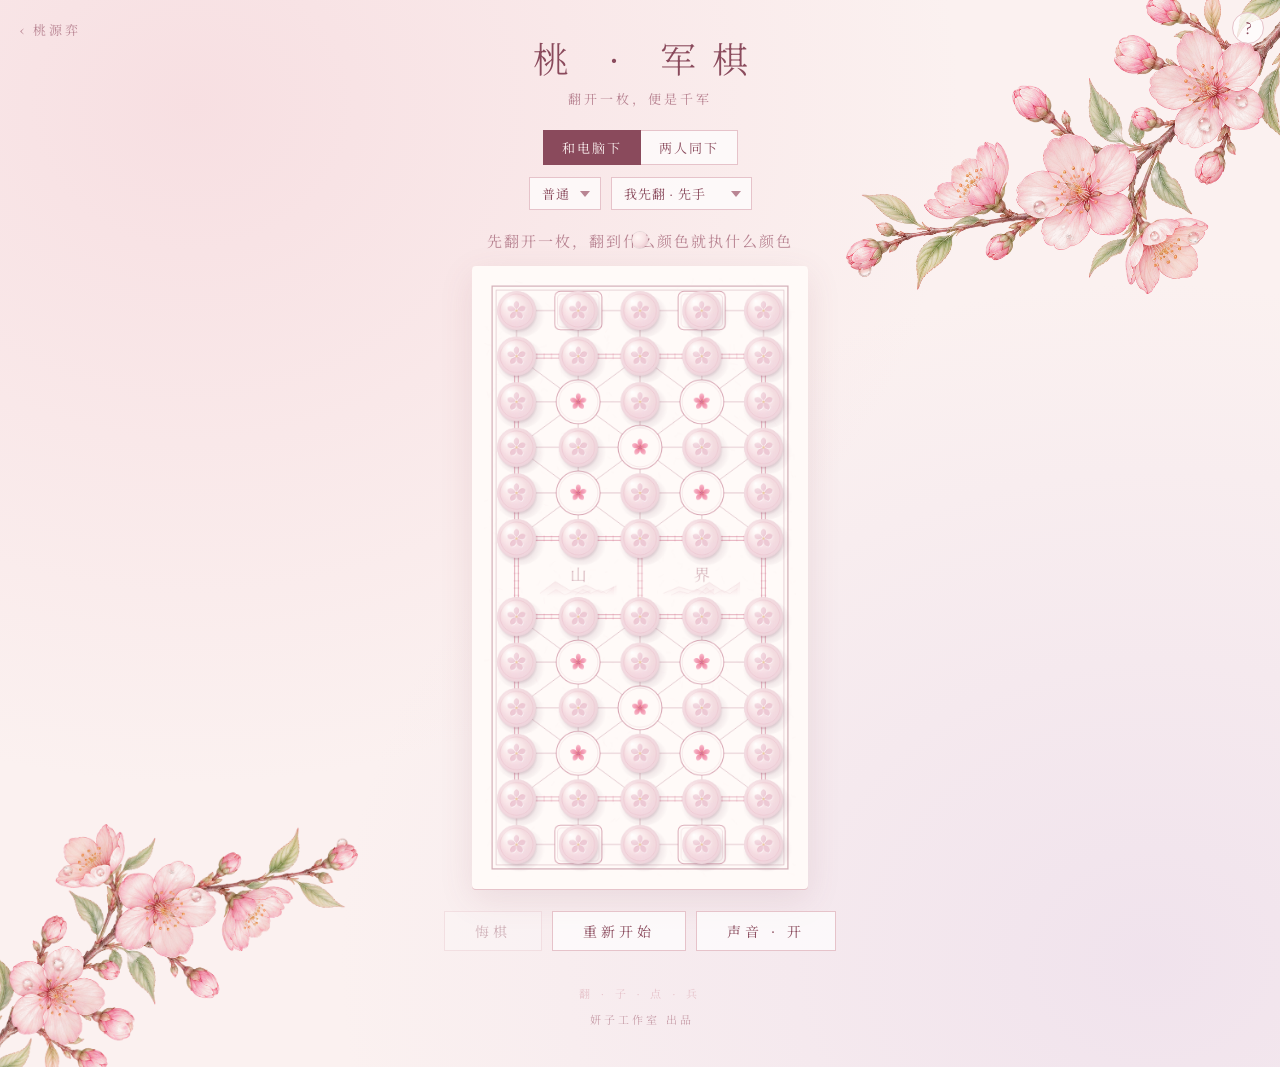
<file: junqi.html>
<!DOCTYPE html>
<html lang="zh-CN">
<head>
<meta charset="UTF-8">
<meta name="viewport" content="width=device-width, initial-scale=1.0">
<title>军棋 · 桃源弈</title>
<meta property="og:type" content="website">
<meta property="og:site_name" content="桃源弈">
<meta property="og:title" content="军棋 · 桃源弈">
<meta property="og:description" content="一盘桃花信笺风格的军棋翻翻棋，可以和电脑下，也可以两人同下。">
<meta property="og:url" content="https://yanzi139715.github.io/gomoku/junqi.html">
<meta property="og:image" content="https://yanzi139715.github.io/gomoku/og.png">
<meta property="og:image:width" content="1200">
<meta property="og:image:height" content="630">
<meta name="twitter:card" content="summary_large_image">
<link rel="apple-touch-icon" href="apple-touch-icon.png">
<meta name="description" content="一盘桃花信笺风格的军棋翻翻棋，可以和电脑下，也可以两人同下。">
<meta name="theme-color" content="#fbf1f0">
<link rel="icon" href="data:image/svg+xml,%3Csvg xmlns='http://www.w3.org/2000/svg' viewBox='0 0 64 64'%3E%3Ccircle cx='32' cy='32' r='26' fill='%23f8e2e4' stroke='%23e6c3ca' stroke-width='2'/%3E%3Cg fill='%23d9577f' opacity='.55'%3E%3Ccircle cx='32' cy='24' r='5'/%3E%3Ccircle cx='39.6' cy='29.5' r='5'/%3E%3Ccircle cx='36.7' cy='38.5' r='5'/%3E%3Ccircle cx='27.3' cy='38.5' r='5'/%3E%3Ccircle cx='24.4' cy='29.5' r='5'/%3E%3C/g%3E%3Ccircle cx='32' cy='32' r='3' fill='%23f5cf6a'/%3E%3C/svg%3E">
<style>@font-face{font-family:'Noto Serif SC';font-weight:300;font-display:swap;src:url(fonts/noto-serif-sc-300.woff2) format('woff2')}@font-face{font-family:'Noto Serif SC';font-weight:400;font-display:swap;src:url(fonts/noto-serif-sc-400.woff2) format('woff2')}@font-face{font-family:'Noto Serif SC';font-weight:600;font-display:swap;src:url(fonts/noto-serif-sc-600.woff2) format('woff2')}</style>
<link rel="preload" href="fonts/noto-serif-sc-400.woff2" as="font" type="font/woff2" crossorigin>
<style>
*,*::before,*::after{margin:0;padding:0;box-sizing:border-box}
:root{--bg:#fbf1f0;--ink:#8a4a5c;--soft:#b98593;--line:#e6c3ca;--btn:#8a4a5c;--btnInk:#fbf1f0;--rouge:#c0405a}
body{min-height:100vh;display:flex;flex-direction:column;align-items:center;padding:36px 16px 40px;overflow-x:hidden;
  background:var(--bg);color:var(--ink);font-family:'Noto Serif SC','Songti SC',serif;
  background-image:radial-gradient(ellipse at 15% 10%,rgba(240,190,200,.35),transparent 50%),radial-gradient(ellipse at 90% 90%,rgba(220,200,230,.35),transparent 50%);
  animation:fadein .9s ease backwards}
@keyframes fadein{from{opacity:0;transform:translateY(8px)}to{opacity:1;transform:none}}
.title{font-size:36px;font-weight:300;letter-spacing:16px;text-indent:16px;user-select:none;line-height:1.2;text-align:center}
.sub{font-size:13px;letter-spacing:3px;color:var(--soft);margin:10px 0 22px;text-align:center}
.controls{display:flex;flex-direction:column;align-items:center;gap:12px;margin-bottom:16px}
.seg{display:flex}
.seg button{font-family:inherit;font-size:13px;letter-spacing:2px;padding:7px 18px;border:1.5px solid var(--line);background:rgba(255,255,255,.7);color:var(--ink);cursor:pointer;transition:background .2s,color .2s;border-radius:0}
.seg button+button{border-left:none}
.seg button.on{background:var(--btn);color:var(--btnInk);border-color:var(--btn)}
.subrow{display:flex;gap:10px;flex-wrap:wrap;justify-content:center}
select{font-family:inherit;font-size:13px;letter-spacing:1px;color:var(--ink);background:rgba(255,255,255,.7);border:1.5px solid var(--line);padding:6px 30px 6px 12px;cursor:pointer;appearance:none;-webkit-appearance:none;border-radius:0;
  background-image:url("data:image/svg+xml,%3Csvg xmlns='http://www.w3.org/2000/svg' width='10' height='6'%3E%3Cpath d='M0 0l5 6 5-6z' fill='%23b98593'/%3E%3C/svg%3E");background-repeat:no-repeat;background-position:right 10px center}
select:focus{outline:none;border-color:var(--ink)}
.status{min-height:28px;font-size:15px;letter-spacing:2px;color:var(--soft);margin-bottom:12px;display:flex;align-items:center;justify-content:center;gap:8px;user-select:none;text-align:center;max-width:100%}
.status.win{color:var(--ink);font-size:17px}
@media(max-width:440px){.status{font-size:13.5px;letter-spacing:1px}.status.win{font-size:15px}}
.dot{width:16px;height:16px;border-radius:50%;display:inline-block;box-shadow:0 0 0 1px rgba(0,0,0,.08);flex:none}
.dot.p0{background:radial-gradient(circle,transparent 50%,rgba(251,231,238,.8) 53%,rgba(251,231,238,.8) 61%,transparent 64%),radial-gradient(circle at 35% 35%,#9a5272,#5e2440 45%,#2e0d1e)}
.dot.p1{background:radial-gradient(circle,transparent 50%,rgba(192,64,90,.85) 53%,rgba(192,64,90,.85) 61%,transparent 64%),radial-gradient(circle at 35% 35%,#fffdfb,#f6eeee 50%,#d3c4cf)}
.dot.pb{background:radial-gradient(circle at 35% 35%,#fff6f4,#f8e2e4 50%,#e0b5c0)}
.thinking{display:inline-flex;gap:3px;margin-left:2px}
.thinking i{width:4px;height:4px;border-radius:50%;background:var(--soft);animation:blink 1.2s infinite}
.thinking i:nth-child(2){animation-delay:.2s}.thinking i:nth-child(3){animation-delay:.4s}
@keyframes blink{0%,80%,100%{opacity:.2}40%{opacity:1}}
.frame{padding:12px;background:#fffaf8;border-radius:4px;box-shadow:0 1px 0 #e6c3ca,0 10px 34px rgba(140,70,90,.12)}
#board{display:block;width:min(calc(100vw - 56px),420px,max(210px,calc((100vh - 300px)/1.92)));width:min(calc(100vw - 56px),420px,max(210px,calc((100svh - 300px)/1.92)));height:auto;cursor:pointer;touch-action:manipulation;border-radius:2px;-webkit-tap-highlight-color:transparent}
.actions{display:flex;gap:10px;margin-top:22px;flex-wrap:wrap;justify-content:center}
.restart{font-family:inherit;font-size:14px;letter-spacing:4px;padding:9px 30px;border:1.5px solid var(--line);background:rgba(255,255,255,.7);color:var(--ink);cursor:pointer;transition:background .2s,color .2s}
@media(max-width:440px){.restart{padding:8px 16px;letter-spacing:2px;font-size:13px}}
.restart:disabled{opacity:.35;cursor:default}
.restart:not(:disabled):hover{background:var(--btn);color:var(--btnInk);border-color:var(--btn)}
.footer{margin-top:34px;font-size:11px;letter-spacing:4px;color:var(--line);user-select:none}
.hidden{display:none!important}
.back{position:absolute;top:14px;left:16px;z-index:5;font-size:13px;letter-spacing:3px;color:var(--soft);text-decoration:none;padding:6px 10px 6px 4px;font-family:inherit}
.back:hover{color:var(--ink)}
.help{position:absolute;top:12px;right:16px;z-index:5;width:32px;height:32px;border-radius:50%;border:1.5px solid var(--line);background:rgba(255,255,255,.7);color:var(--ink);font-family:inherit;font-size:16px;line-height:1;cursor:pointer;transition:background .2s,color .2s}
.help:hover{background:var(--ink);color:#fbf1f0;border-color:var(--ink)}
.rules-mask{position:fixed;inset:0;background:rgba(120,60,80,.18);-webkit-backdrop-filter:blur(3px);backdrop-filter:blur(3px);display:flex;align-items:center;justify-content:center;padding:16px;z-index:50;opacity:0;pointer-events:none;transition:opacity .25s}
.rules-mask.on{opacity:1;pointer-events:auto}
.rules{background:#fffaf8;max-width:440px;width:100%;max-height:84vh;overflow:auto;padding:26px 22px 20px;box-shadow:0 20px 50px rgba(140,70,90,.22);border-radius:4px;color:var(--ink);transform:translateY(10px);transition:transform .25s;text-align:left}
.rules-mask.on .rules{transform:none}
.rules h3{font-weight:400;font-size:20px;letter-spacing:8px;text-indent:8px;text-align:center;margin-bottom:6px}
.rules h4{font-weight:600;font-size:14px;letter-spacing:2px;margin:16px 0 4px}
.rules p,.rules li{font-size:13.5px;line-height:1.85;letter-spacing:.5px;color:#7a4a58}
.rules ul{padding-left:1.2em}.rules li{margin:2px 0}.rules b{font-weight:600;color:var(--ink)}
.rules .close{display:block;margin:20px auto 0;font-family:inherit;font-size:14px;letter-spacing:4px;padding:8px 30px;border:1.5px solid var(--line);background:#fff;color:var(--ink);cursor:pointer}
.studio{margin-top:10px;font-size:11px;letter-spacing:3px;text-indent:3px;color:var(--soft);opacity:.75;user-select:none;position:relative}
/* 矮屏手机（浏览器地址栏占掉一截的 iPhone）：标题区收紧，让棋盘和按钮尽量一屏放下 */
@media(max-height:820px) and (max-width:500px){body{padding-top:46px}.title{font-size:28px;letter-spacing:12px;text-indent:12px}.sub{display:none}.controls{flex-direction:row;flex-wrap:wrap;justify-content:center;gap:8px;margin:14px 0 10px}.status{margin-bottom:8px}}
</style>
</head>
<body>
<a class="back" href="./">‹ 桃源弈</a>
<button class="help" id="helpBtn" aria-label="规则说明">?</button>
<div class="rules-mask" id="rulesMask" role="dialog" aria-modal="true" aria-label="军棋翻翻棋怎么下"><div class="rules"><h3>军棋怎么下</h3>
<p>这是军棋的「翻翻棋」玩法：五十枚棋子全部背面朝上，乱序摆在棋盘上，边翻边下。</p>
<h4>怎么开始</h4><ul><li>先手先翻开任意一枚。翻出墨莓，他就执墨莓；翻出珍珠，他就执珍珠。另一位执另一种颜色。</li>
<li>之后每回合二选一：<b>翻开</b>任意一枚背面朝上的子（不管是谁的），或者<b>走</b>一枚自己已经翻开的子。</li></ul>
<h4>怎么走</h4><ul><li><b>细线是公路</b>：每次只走一格，包括进出行营的斜线。</li>
<li><b>双线是铁路</b>：顺着铁路直着走，多远都行，但不能拐弯，也不能越过任何子（背面朝上的也算）。</li>
<li><b>工兵</b>在铁路上可以拐弯，只要一路畅通，铁路连着的地方都能到。</li>
<li><b>地雷、军旗</b>永远不能动；走进<b>大本营</b>（底线的小方框）的子也不能再动。</li></ul>
<h4>谁吃谁</h4><ul><li>司令 › 军长 › 师长 › 旅长 › 团长 › 营长 › 连长 › 排长 › 工兵。大的吃小的，一样大的同归于尽。</li>
<li><b>炸弹</b>碰到谁都同归于尽。</li>
<li><b>地雷</b>只有工兵能挖掉；别的子撞上地雷，自己牺牲，地雷还留着。</li>
<li><b>军旗</b>谁都能吃。</li>
<li>只能吃对方已经翻开的子，不能走到背面朝上的子上。</li>
<li><b>行营</b>（带小桃花的圆圈）里的子很安全，谁也吃不到它。</li></ul>
<h4>怎么赢</h4><ul><li>吃掉对方的军旗就赢。</li><li>轮到某一方时，既没有能翻的子、也没有能走的子，他就输了。</li><li>连续 60 回合没人翻子、也没人吃子，算和棋。</li></ul>
<h4>小窍门</h4><ul><li>别在自己的大子旁边乱翻，万一翻出对方更大的子，下一步就被吃了。</li><li>看到对方的地雷，派工兵去挖。</li></ul><button class="close">知道啦</button></div></div>
<div class="title">桃 · 军棋</div>
<div class="sub">翻开一枚，便是千军</div>

<div class="controls">
  <div class="seg" id="modeSeg"><button class="on" data-m="pvc">和电脑下</button><button data-m="pvp">两人同下</button></div>
  <div class="subrow" id="pvcOpts">
    <select id="diff"><option value="easy">简单</option><option value="medium" selected>普通</option></select>
    <select id="side"><option value="0" selected>我先翻 · 先手</option><option value="1">电脑先翻 · 后手</option></select>
  </div>
</div>

<div class="status" id="status"></div>
<div class="frame"><canvas id="board" aria-label="军棋棋盘"></canvas></div>
<div class="actions"><button class="restart" id="undo">悔棋</button><button class="restart" id="restart">重新开始</button><button class="restart" id="sound">声音 · 开</button></div>
<div class="footer">翻 · 子 · 点 · 兵</div>
<div class="studio">妍子工作室 出品</div>

<script>
// ================= 棋盘数据 =================
// 5 列 × 12 行；第 0 行是上方底线，第 11 行是下方底线；第 5、6 行之间是山界
const COLS=5,ROWS=12,N=60;
const id=(r,c)=>r*COLS+c,RR=i=>(i/COLS)|0,CC=i=>i%COLS;
const CAMP=new Uint8Array(N),HQ=new Uint8Array(N),RAIL=new Uint8Array(N);
// 行营：每半边 5 个（从各自底线数第 3、5 行的第 2、4 列，第 4 行的第 3 列）
for(const r of[2,4,7,9])for(const c of[1,3])CAMP[id(r,c)]=1;
CAMP[id(3,2)]=CAMP[id(8,2)]=1;
// 大本营：底线第 2、4 列
for(const r of[0,11])for(const c of[1,3])HQ[id(r,c)]=1;
// 铁路：各半边第 2 行、第 6 行横贯；第 1、5 列纵贯两半；第 3 列只在山界处相连
const LINES=[];
for(const r of[1,5,6,10])LINES.push([0,1,2,3,4].map(c=>id(r,c)));
for(const c of[0,4]){const a=[];for(let r=1;r<=10;r++)a.push(id(r,c));LINES.push(a)}
LINES.push([id(5,2),id(6,2)]);
const ONLINE=Array.from({length:N},()=>[]),RAILNB=Array.from({length:N},()=>[]);
LINES.forEach(L=>L.forEach((s,k)=>{RAIL[s]=1;ONLINE[s].push([L,k]);if(k){RAILNB[s].push(L[k-1]);RAILNB[L[k-1]].push(s)}}));
// 公路：同一半边内上下左右相邻都通；跨山界只有第 1、3、5 列（铁路）通；行营和四个斜角相连
const ADJ=Array.from({length:N},()=>new Set());
const link=(a,b)=>{ADJ[a].add(b);ADJ[b].add(a)};
const roadEdges=[],diagEdges=[];
for(let r=0;r<ROWS;r++)for(let c=0;c<COLS;c++){
  if(c<COLS-1){link(id(r,c),id(r,c+1));roadEdges.push([id(r,c),id(r,c+1)])}
  if(r<ROWS-1&&(r!==5||c%2===0)){link(id(r,c),id(r+1,c));roadEdges.push([id(r,c),id(r+1,c)])}}
for(let i=0;i<N;i++)if(CAMP[i])for(const[dr,dc]of[[-1,-1],[-1,1],[1,-1],[1,1]]){const r=RR(i)+dr,c=CC(i)+dc;if(r<0||r>=ROWS||c<0||c>=COLS||(RR(i)<=5)!==(r<=5))continue;const j=id(r,c);if(!ADJ[i].has(j)){link(i,j);diagEdges.push([i,j])}}
const ADJL=ADJ.map(s=>[...s]);

// ================= 棋子 =================
// 编码：低 4 位＝种类+1，第 4 位＝颜色（0 墨莓 1 珍珠），第 6 位＝已翻开
const TN=['司令','军长','师长','旅长','团长','营长','连长','排长','工兵','地雷','炸弹','军旗'];
const COUNT=[1,1,2,2,2,2,3,3,3,3,2,1];
const MINE=9,BOMB=10,FLAG=11,SAPPER=8;
const enc=(t,c,up)=>(up?64:0)|(c<<4)|(t+1);
const TY=v=>(v&15)-1,CO=v=>(v>>4)&1,UP=v=>(v&64)!==0;
const NAMES=['墨莓','珍珠'];
// 碰撞结果：win 攻方胜、both 同归于尽、lose 攻方阵亡
function resolve(a,d){const ta=TY(a),td=TY(d);
  if(td===FLAG)return'win';
  if(ta===BOMB||td===BOMB)return'both';
  if(td===MINE)return ta===SAPPER?'win':'lose';
  if(ta===td)return'both';
  return ta<td?'win':'lose'}
const movable=(b,i)=>{const v=b[i];if(!v||!UP(v))return false;const t=TY(v);return t!==MINE&&t!==FLAG&&!HQ[i]};
const attackable=(b,v,j)=>{const d=b[j];return d&&UP(d)&&CO(d)!==CO(v)&&!CAMP[j]};
// 一枚已翻开的子能去的点（含能吃的点）
function genFrom(b,i){const v=b[i],out=new Set();if(!movable(b,i))return[];
  for(const j of ADJL[i]){if(!b[j]||attackable(b,v,j))out.add(j)}
  if(RAIL[i]){
    if(TY(v)===SAPPER){const seen=new Set([i]),q=[i];
      while(q.length){const u=q.pop();for(const w of RAILNB[u]){if(seen.has(w))continue;seen.add(w);if(!b[w]){out.add(w);q.push(w)}else if(attackable(b,v,w))out.add(w)}}}
    else for(const[L,k]of ONLINE[i])for(const d of[-1,1]){for(let j=k+d;j>=0&&j<L.length;j+=d){const w=L[j];if(!b[w]){out.add(w);continue}if(attackable(b,v,w))out.add(w);break}}}
  return[...out]}
function genAll(b,color){const out=[];for(let i=0;i<N;i++){const v=b[i];if(v&&UP(v)&&CO(v)===color)for(const t of genFrom(b,i))out.push([i,t])}return out}
const hasDown=b=>{for(let i=0;i<N;i++)if(b[i]&&!UP(b[i]))return true;return false};

// ================= 对局状态 =================
let b=new Int8Array(N),pcol=[-1,-1],cur=0,quiet=0,dead=[[],[]],over=false,winner=-1,why='',hist=[],last=null,lastMv=[null,null];
let gid=0,busy=false,sel=-1,targets=[],mode='pvc',anim=null,winT=0,parts=[],dealT=0,dealOrd=new Float32Array(N);
const $=x=>document.getElementById(x);
const rand=(a,b)=>a+Math.random()*(b-a);
const human=()=>+$('side').value,aiP=()=>1-human();
const isAI=p=>mode==='pvc'&&p===aiP();
const colorOf=p=>pcol[p];

// ================= 画面尺寸 =================
const CX=76,CY=56,GAP=40,PADX=40,PADY=40,R0=24;
const W=PADX*2+CX*4,H=PADY*2+CY*11+GAP;
const cv=$('board');let ctx=cv.getContext('2d');
const DPR=Math.min(2,window.devicePixelRatio||1);
cv.width=W*DPR;cv.height=H*DPR;ctx.setTransform(DPR,0,0,DPR,0,0);
const gx=c=>PADX+c*CX,gy=r=>PADY+r*CY+(r>=6?GAP:0);
const P=i=>({x:gx(CC(i)),y:gy(RR(i))});
const FONT='"Noto Serif SC","Songti SC","STSong",serif';

// ================= 桃花信笺：画法（沿用五子棋 / 象棋） =================
function line(x1,y1,x2,y2){ctx.beginPath();ctx.moveTo(x1,y1);ctx.lineTo(x2,y2);ctx.stroke()}
function blob(x,y,r,col,a){const g=ctx.createRadialGradient(x,y,0,x,y,r);g.addColorStop(0,col.replace('A',a));g.addColorStop(1,col.replace('A',0));ctx.fillStyle=g;ctx.fillRect(x-r,y-r,r*2,r*2)}
function petal(x,y,s,col){ctx.fillStyle=col;ctx.beginPath();ctx.moveTo(x,y+s);ctx.bezierCurveTo(x-s*1.0,y+s*.25,x-s*.7,y-s*.85,x,y-s);ctx.bezierCurveTo(x+s*.7,y-s*.85,x+s*1.0,y+s*.25,x,y+s);ctx.fill()}
function petalFlower(x,y,s){ctx.save();ctx.translate(x,y);
  for(let k=0;k<5;k++){ctx.save();ctx.rotate(k*Math.PI*2/5);const g=ctx.createRadialGradient(0,0,s*.1,0,0,s*1.7);g.addColorStop(0,'#d9577f');g.addColorStop(.3,'#f08aa8');g.addColorStop(1,'#f9bccb');petal(0,-s*.9,s*.78,g);ctx.restore()}
  ctx.strokeStyle='#c94d74';ctx.lineWidth=.45;ctx.fillStyle='#f5cf6a';for(let k=0;k<9;k++){const a=k*Math.PI*2/9+.2,l=s*(.42+.12*(k%2));ctx.beginPath();ctx.moveTo(0,0);ctx.lineTo(Math.cos(a)*l,Math.sin(a)*l);ctx.stroke();ctx.beginPath();ctx.arc(Math.cos(a)*l,Math.sin(a)*l,s*.07,0,7);ctx.fill()}
  ctx.restore()}
function spawnPetals(x,y,first){
  if(first)for(let i=0;i<54;i++)parts.push({x:rand(-60,W),y:rand(-H*.6,-10),vx:rand(15,45),vy:rand(30,70),rot:rand(0,6),vr:rand(-2,2),life:rand(5,7.5),sz:rand(4,7),col:['#f6a5bb','#f18fab','#fbc4d2','#f7b3c5'][i%4]});
  for(let i=0;i<7;i++)parts.push({x,y,vx:rand(-55,55),vy:rand(-65,-10),rot:rand(0,6),vr:rand(-3,3),life:rand(1.5,2.5),sz:rand(3,5),col:'#f18fab'})}
function ring(x,y,r,col,w,dash){ctx.strokeStyle=col;ctx.lineWidth=w;if(dash)ctx.setLineDash(dash);ctx.beginPath();ctx.arc(x,y,r,0,7);ctx.stroke();ctx.setLineDash([])}

// ---------- 棋盘底图：画一次存起来，每帧直接贴 ----------
const bg=document.createElement('canvas');bg.width=W*DPR;bg.height=H*DPR;
const fibers=[];for(let i=0;i<900;i++)fibers.push([Math.random()*W,Math.random()*H,Math.random()*8+2,Math.random()*3,Math.random()*.06]);
function rail(a,c2){const p=P(a),q=P(c2),L=Math.hypot(q.x-p.x,q.y-p.y),nx=-(q.y-p.y)/L,ny=(q.x-p.x)/L,o=2.3;
  // 枕木：两条轨之间一道道短横
  ctx.strokeStyle='rgba(214,120,146,.32)';ctx.lineWidth=1;
  for(let s=7;s<L-4;s+=9){const x=p.x+(q.x-p.x)*s/L,y=p.y+(q.y-p.y)*s/L;line(x-nx*o*1.5,y-ny*o*1.5,x+nx*o*1.5,y+ny*o*1.5)}
  ctx.strokeStyle='rgba(206,104,132,.62)';ctx.lineWidth=.9;
  line(p.x+nx*o,p.y+ny*o,q.x+nx*o,q.y+ny*o);line(p.x-nx*o,p.y-ny*o,q.x-nx*o,q.y-ny*o)}
function mountain(x0,x1,yb,h,seed,alpha){let sd=seed;const rnd=()=>(sd=(sd*16807)%2147483647)/2147483647;
  ctx.save();const g=ctx.createLinearGradient(0,yb-h,0,yb);g.addColorStop(0,`rgba(214,140,160,${alpha})`);g.addColorStop(1,'rgba(214,140,160,0)');ctx.fillStyle=g;
  ctx.beginPath();ctx.moveTo(x0,yb);const n=5;for(let k=0;k<=n;k++){const x=x0+(x1-x0)*k/n,y=yb-(k%2?h*(.55+rnd()*.45):h*(.15+rnd()*.25));ctx.lineTo(x,y)}ctx.lineTo(x1,yb);ctx.closePath();ctx.fill();
  ctx.strokeStyle=`rgba(190,110,135,${alpha*.9})`;ctx.lineWidth=.8;ctx.beginPath();sd=seed;for(let k=0;k<=n;k++){const x=x0+(x1-x0)*k/n,y=yb-(k%2?h*(.55+rnd()*.45):h*(.15+rnd()*.25));k?ctx.lineTo(x,y):ctx.moveTo(x,y)}ctx.stroke();ctx.restore()}
function buildBg(){const g0=ctx;ctx=bg.getContext('2d');ctx.setTransform(DPR,0,0,DPR,0,0);
  ctx.fillStyle='#fffaf8';ctx.fillRect(0,0,W,H);
  ctx.lineWidth=.6;for(const[x,y,l,a,o]of fibers){ctx.strokeStyle=`rgba(200,140,150,${o})`;line(x,y,x+Math.cos(a)*l,y+Math.sin(a)*l)}
  // 外框：一粗一细两道
  ctx.strokeStyle='rgba(170,100,120,.5)';ctx.lineWidth=1.4;ctx.strokeRect(PADX-30,PADY-30,CX*4+60,H-PADY*2+60);
  ctx.lineWidth=.6;ctx.strokeRect(PADX-25,PADY-25,CX*4+50,H-PADY*2+50);
  // 山界：两抹远山，淡淡的「山 界」
  const my=(gy(5)+gy(6))/2;
  for(const c of[1,3]){mountain(gx(c)-CX*.62,gx(c)+CX*.62,my+22,17,c*31+7,.15);mountain(gx(c)-CX*.5,gx(c)+CX*.2,my+23,10,c*17+3,.11);mountain(gx(c)-CX*.05,gx(c)+CX*.58,my+23,12,c*13+5,.11)}
  ctx.fillStyle='rgba(185,133,147,.62)';ctx.font=`300 ${CY*.36}px ${FONT}`;ctx.textAlign='center';ctx.textBaseline='middle';
  ctx.fillText('山',gx(1),my-4);ctx.fillText('界',gx(3),my-4);
  // 公路：单细线（铁路段由铁路画）
  ctx.strokeStyle='rgba(170,100,120,.42)';ctx.lineWidth=.9;
  const railEdge=(a,c2)=>RAILNB[a].includes(c2);
  for(const[a,c2]of roadEdges)if(!railEdge(a,c2)){const p=P(a),q=P(c2);line(p.x,p.y,q.x,q.y)}
  ctx.lineWidth=.8;for(const[a,c2]of diagEdges){const p=P(a),q=P(c2);line(p.x,p.y,q.x,q.y)}
  // 铁路：粉色双细线
  LINES.forEach(L=>{for(let k=1;k<L.length;k++)rail(L[k-1],L[k])});
  // 行营：细圆圈 + 一朵小桃花；大本营：小圆角方框
  for(let i=0;i<N;i++){const{x,y}=P(i);
    if(CAMP[i]){ctx.fillStyle='#fffaf8';ctx.beginPath();ctx.arc(x,y,R0+3,0,7);ctx.fill();ring(x,y,R0+3,'rgba(190,110,135,.62)',1.1);ring(x,y,R0,'rgba(190,110,135,.22)',.6);petalFlower(x,y,6.2)}
    else if(HQ[i]){const s=R0+5;ctx.fillStyle='#fffaf8';ctx.beginPath();ctx.roundRect(x-s,y-s*.82,s*2,s*1.64,7);ctx.fill();
      ctx.strokeStyle='rgba(190,110,135,.62)';ctx.lineWidth=1.1;ctx.stroke();ctx.lineWidth=.6;ctx.strokeStyle='rgba(190,110,135,.25)';ctx.beginPath();ctx.roundRect(x-s+3.5,y-s*.82+3.5,s*2-7,s*1.64-7,5);ctx.stroke();
      ctx.fillStyle='rgba(185,133,147,.55)';ctx.font=`300 11px ${FONT}`;ctx.fillText('营',x,y+1)}
    else{ctx.fillStyle='rgba(170,100,120,.45)';ctx.beginPath();ctx.arc(x,y,1.6,0,7);ctx.fill()}}
  ctx=g0}

// ---------- 珍珠棋子 ----------
function drawShadow(x,y,dark,s,lift=0){const R=R0*s,t=dark?'70,25,45':'150,110,130',off=1+lift*1.6,sp=1+lift*.35,a=1-lift*.55;
  const sx=x+R*.18*off,sy=y+R*.26*off,sg=ctx.createRadialGradient(sx,sy,R*.3,sx,sy,R*1.25*sp);
  sg.addColorStop(0,`rgba(${t},${.30*a})`);sg.addColorStop(.6,`rgba(${t},${.12*a})`);sg.addColorStop(1,`rgba(${t},0)`);ctx.fillStyle=sg;ctx.beginPath();ctx.ellipse(sx,sy,R*1.25*sp,R*1.1*sp,0,0,7);ctx.fill();
  if(lift>.6)return;const cx=x+R*.05,cy=y+R*.12,cg=ctx.createRadialGradient(cx,cy,R*.75,cx,cy,R*1.04);cg.addColorStop(0,`rgba(${t},${.35*(1-lift/.6)})`);cg.addColorStop(1,`rgba(${t},0)`);ctx.fillStyle=cg;ctx.beginPath();ctx.arc(cx,cy,R*1.04,0,7);ctx.fill()}
// kind：0 墨莓、1 珍珠白、2 背面（素珍珠，微微带一点胭脂粉，不透露颜色）
function pearlBody(x,y,R,kind){
  const base=ctx.createRadialGradient(x-R*.35,y-R*.4,R*.1,x,y,R*1.05);
  if(kind===0){base.addColorStop(0,'#9a5272');base.addColorStop(.45,'#5e2440');base.addColorStop(1,'#2e0d1e')}
  else if(kind===1){base.addColorStop(0,'#fffdfb');base.addColorStop(.5,'#f6eeee');base.addColorStop(.85,'#e6d9df');base.addColorStop(1,'#d3c4cf')}
  else{base.addColorStop(0,'#fff8f6');base.addColorStop(.5,'#f8e4e6');base.addColorStop(.85,'#efcfd6');base.addColorStop(1,'#e0b9c3')}
  ctx.fillStyle=base;ctx.fillRect(x-R,y-R,R*2,R*2);
  const dark=kind===0;ctx.globalCompositeOperation=dark?'screen':'soft-light';const k=dark?1:1.6;
  blob(x+R*.35,y-R*.15,R*.75,'rgba(120,200,190,A)',.2*k);blob(x-R*.4,y+R*.35,R*.8,'rgba(230,140,190,A)',.25*k);blob(x+R*.25,y+R*.45,R*.6,'rgba(170,150,240,A)',.2*k);
  ctx.globalCompositeOperation='source-over';
  const rim=ctx.createRadialGradient(x-R*.1,y-R*.1,R*.7,x,y,R);rim.addColorStop(0,'rgba(255,240,245,0)');rim.addColorStop(1,dark?'rgba(255,200,225,.22)':'rgba(255,255,255,.35)');ctx.fillStyle=rim;ctx.fillRect(x-R,y-R,R*2,R*2)}
// 背面正中一朵浅浅压出来的桃花印
function backPrint(x,y,R){const s=R*.3;ctx.save();ctx.translate(x,y);
  for(const[dx,dy,col]of[[.6,.7,'rgba(255,255,255,.75)'],[0,0,'rgba(205,110,140,.34)']]){
    for(let k=0;k<5;k++){ctx.save();ctx.translate(dx,dy);ctx.rotate(k*Math.PI*2/5);petal(0,-s*.9,s*.72,col);ctx.restore()}}
  ctx.fillStyle='rgba(222,170,90,.5)';ctx.beginPath();ctx.arc(0,0,s*.22,0,7);ctx.fill();
  ctx.restore();ring(x,y,R*.84,'rgba(205,120,146,.2)',.8)}
function drawPiece(x,y,v,s,showBack){const R=R0*s,up=UP(v)&&!showBack,kind=up?CO(v):2;
  ctx.save();ctx.beginPath();ctx.arc(x,y,R,0,7);ctx.clip();
  pearlBody(x,y,R,kind);
  if(!up){backPrint(x,y,R);blob(x-R*.34,y-R*.42,R*.5,'rgba(255,255,255,A)',.55);blob(x-R*.4,y-R*.48,R*.11,'rgba(255,255,255,A)',.95);ctx.restore();return}
  const dark=kind===0,ink=dark?'rgba(252,232,240,.95)':'#b8324f',cut=dark?'rgba(30,5,18,.5)':'rgba(255,255,255,.88)';
  ctx.lineWidth=Math.max(.8,R*.045);
  ctx.strokeStyle=cut;ctx.beginPath();ctx.arc(x,y+.7,R*.84,0,7);ctx.stroke();
  ctx.strokeStyle=dark?'rgba(252,232,240,.55)':'rgba(184,50,79,.55)';ctx.beginPath();ctx.arc(x,y,R*.84,0,7);ctx.stroke();
  ctx.font=`600 ${R*.74}px ${FONT}`;ctx.textAlign='center';ctx.textBaseline='middle';
  const ty=y+R*.05,name=TN[TY(v)];ctx.fillStyle=cut;ctx.fillText(name,x,ty+.8);ctx.fillStyle=ink;ctx.fillText(name,x,ty);
  blob(x-R*.34,y-R*.42,R*.5,'rgba(255,255,255,A)',dark?.26:.45);blob(x-R*.4,y-R*.48,R*.11,'rgba(255,255,255,A)',dark?.72:.95);
  ctx.restore()}
// 翻面：圆片横向压扁再展开
function drawFlip(x,y,v,k,lift){const sx=Math.max(.04,Math.abs(Math.cos(Math.PI*k)));
  ctx.save();ctx.translate(x,y-lift*6);ctx.scale(sx,1);drawPiece(0,0,v,1+.06*lift,k<.5);ctx.restore()}

// ================= 绘制循环（只在有动画时跑） =================
const DUR=300,FLIP=300,DEAL=260;
let raf=null,lastT=0;
function needAnim(t){return parts.length>0||(anim&&t-anim.t0<anim.len+60)||(dealT&&t-dealT<DEAL+620)}
function frame(t){
  const dt=lastT?Math.min(.05,(t-lastT)/1000):0;lastT=t;
  ctx.clearRect(0,0,W,H);ctx.drawImage(bg,0,0,W,H);
  const a=anim&&t-anim.t0<anim.len?anim:null,k=a?Math.max(0,Math.min(1,(t-a.t0)/DUR)):1;
  // 上一步：起点一个淡淡的虚圈
  if(last&&last.k==='move'&&!over){const p=P(last.f);ring(p.x,p.y,6,'rgba(214,110,138,.5)',1.1,[2,2.5])}
  const list=[];
  for(let i=0;i<N;i++){const v=b[i];if(!v)continue;let{x,y}=P(i),s=1,lift=0,fk=-1;
    if(dealT){const age=t-dealT-dealOrd[i]*600;if(age<0)continue;if(age<DEAL){const e=1-Math.pow(1-age/DEAL,3);lift=1-e;s=1.1-.1*e}}
    if(a&&a.k==='move'&&a.res==='win'&&i===a.t)continue;   // 正在走过去的子另画
    if(a&&a.k==='flip'&&i===a.i)fk=Math.min(1,(t-a.t0)/FLIP);
    else if(i===sel){lift=.45;s=1.06}
    list.push([x,y,v,s,lift,i,fk])}
  // 被吃的子慢慢隐去；走过去的子（含阵亡的）滑过去再落下
  if(a&&a.k==='move'){const f=P(a.f),to=P(a.t),e=k<.5?4*k*k*k:1-Math.pow(-2*k+2,3)/2;
    const x=f.x+(to.x-f.x)*e,y=f.y+(to.y-f.y)*e,lift=Math.pow(Math.sin(Math.PI*k),.7),dieA=a.res==='win'?1:Math.max(0,1-Math.max(0,(t-a.t0-DUR*.85)/150));
    if(a.def&&a.res!=='lose'){const fa=Math.max(0,Math.min(1,1-(t-a.t0-DUR*.6)/180));ctx.globalAlpha=fa;drawShadow(to.x,to.y,CO(a.def)===0,1);drawPiece(to.x,to.y,a.def,1);ctx.globalAlpha=1}
    list.push([x,y,a.att,1+.08*lift,lift,-1,-1,dieA])}
  list.sort((p,q)=>p[4]-q[4]);
  for(const[x,y,v,s,l,,fk,al]of list){if(al!==undefined)ctx.globalAlpha=al;drawShadow(x,y,UP(v)&&fk<0?CO(v)===0:false,s,l);ctx.globalAlpha=1}
  for(const[x,y,v,s,l,i,fk,al]of list){if(al!==undefined)ctx.globalAlpha=al;
    if(fk>=0&&fk<1)drawFlip(x,y,v,fk,Math.sin(Math.PI*fk));else drawPiece(x,y-l*5,v,s);ctx.globalAlpha=1;
    if(last&&!over&&i>=0&&(last.k==='move'?i===last.t:i===last.i)&&!a)ring(x,y,R0+3,'rgba(232,137,158,.6)',1.2)}
  // 选中的子：一圈粉；能走的点：小桃花；能吃的子：粉色虚圈
  if(sel>=0){const p=P(sel);ring(p.x,p.y-2.25,R0*1.06+3.5,'rgba(214,110,138,.85)',1.6);
    for(const to of targets){const q=P(to);if(b[to])ring(q.x,q.y,R0+4,'rgba(214,110,138,.9)',1.7,[3,3]);else{ctx.globalAlpha=.92;petalFlower(q.x,q.y,5);ctx.globalAlpha=1}}}
  for(const p of parts){p.life-=dt;p.x+=p.vx*dt;p.y+=p.vy*dt;p.rot+=p.vr*dt;p.vx+=Math.sin(t/500+p.y*.02)*.8;
    ctx.globalAlpha=Math.max(0,Math.min(1,p.life));ctx.save();ctx.translate(p.x,p.y);ctx.rotate(p.rot);petal(0,0,p.sz,p.col);ctx.restore();ctx.globalAlpha=1}
  parts=parts.filter(p=>p.life>0);
  if(dealT&&t-dealT>DEAL+620)dealT=0;
  raf=needAnim(t)?requestAnimationFrame(frame):null;if(!raf)lastT=0}
function kick(){if(!raf)raf=requestAnimationFrame(frame)}

// ================= 对局流程 =================
function canPlay(){return!over&&!busy&&!isAI(cur)}
function who(p){return pcol[p]<0?(p===0?'先手':'后手'):NAMES[pcol[p]]}
function dot(p){return`<span class="dot ${pcol[p]<0?'pb':'p'+pcol[p]}"></span>`}
function setStatus(){const el=$('status');el.classList.toggle('win',over&&winner>=0);
  if(!over){let txt;
    if(pcol[cur]<0)txt=isAI(cur)?'电脑先翻':(mode==='pvc'?'先翻开一枚，翻到什么颜色就执什么颜色':'先手：先翻开一枚，翻到什么颜色就执什么颜色');
    else if(mode==='pvc')txt=isAI(cur)?NAMES[pcol[cur]]+'在想':'轮到你（'+NAMES[pcol[cur]]+'）'+(sel>=0?' · 点亮处走过去':' · 翻一枚或走一步');
    else txt='轮到'+NAMES[pcol[cur]]+(sel>=0?' · 点亮处走过去':' · 翻一枚或走一步');
    el.innerHTML=dot(cur)+' '+txt+(busy?'<span class="thinking"><i></i><i></i><i></i></span>':'')}
  else if(winner>=0){const W=NAMES[pcol[winner]],L=NAMES[pcol[1-winner]],me=mode==='pvc'&&winner===human();let s;
    if(why==='flag')s=mode==='pvc'?(me?'你扛走了军旗，赢啦！':W+'扛走了军旗，再来一局吧'):W+'扛走了军旗，赢啦！';
    else s=mode==='pvc'?(me?'对方无子可走，你赢啦！':'你已无子可走，再来一局吧'):L+'无子可走，'+W+'赢啦！';
    el.innerHTML=dot(winner)+' '+s}
  else el.textContent='六十回合无翻无吃 · 握手言和';
  const h=human();$('undo').disabled=!(mode==='pvc'?hist.some(x=>x.p===h):hist.length)}
function deal(){const bag=[];for(let c=0;c<2;c++)COUNT.forEach((n,t)=>{for(let k=0;k<n;k++)bag.push(enc(t,c,false))});
  for(let i=bag.length-1;i>0;i--){const j=Math.random()*(i+1)|0;[bag[i],bag[j]]=[bag[j],bag[i]]}
  b.fill(0);let k=0;for(let i=0;i<N;i++)if(!CAMP[i])b[i]=bag[k++]}
function reset(){
  hush();if(hist.length)sfx('pearlGather',.8,1);
  gid++;busy=false;deal();pcol=[-1,-1];cur=0;quiet=0;dead=[Array(12).fill(0),Array(12).fill(0)];over=false;winner=-1;why='';hist=[];last=null;lastMv=[null,null];
  sel=-1;targets=[];anim=null;winT=0;parts=[];
  for(let i=0;i<N;i++)dealOrd[i]=(RR(i)*.6+Math.random()*4)/11.6;dealT=performance.now();
  setStatus();kick();
  if(isAI(cur))thinkThen(900)}
function snap(){return{b:b.slice(),pcol:pcol.slice(),cur,quiet,dead:dead.map(x=>x.slice()),last,lastMv:lastMv.slice()}}
function restore(s){b=s.b;pcol=s.pcol;cur=s.cur;quiet=s.quiet;dead=s.dead;last=s.last;lastMv=s.lastMv}
function doFlip(i){const p=cur;hist.push({p,s:snap()});sel=-1;targets=[];
  b[i]|=64;const c=CO(b[i]);if(pcol[p]<0){pcol[p]=c;pcol[1-p]=1-c}
  quiet=0;last={k:'flip',i};anim={k:'flip',i,t0:performance.now(),len:FLIP};
  sfx('pearlDrop'+(1+Math.floor(Math.random()*5)),.6,1.12+(Math.random()-.5)*.06);setTimeout(()=>clack(c,.75),FLIP-40);
  endTurn()}
function doMove(f,t){const p=cur;hist.push({p,s:snap()});sel=-1;targets=[];
  const att=b[f],def=b[t];let res=null;
  if(def){res=resolve(att,def);quiet=0;
    if(res==='win'){b[t]=att;dead[CO(def)][TY(def)]++}
    else if(res==='both'){b[t]=0;dead[CO(def)][TY(def)]++;dead[CO(att)][TY(att)]++}
    else dead[CO(att)][TY(att)]++;
    b[f]=0;
    if(TY(def)===FLAG){over=true;winner=p;why='flag'}}
  else{b[t]=att;b[f]=0;quiet++}
  lastMv[p]={f,t};last={k:'move',f,t};anim={k:'move',f,t,att,def,res:res||'win',t0:performance.now(),len:DUR+200};
  setTimeout(()=>{clack(CO(att));if(def)setTimeout(()=>sfx('capture',.75,res==='both'?.92:1),50)},DUR-30);
  endTurn()}
function hasAction(p){if(hasDown(b))return true;const c=pcol[p];return c>=0&&genAll(b,c).length>0}
function endTurn(){
  if(!over){cur=1-cur;
    if(quiet>=120){over=true;winner=-1}
    else if(!hasAction(cur)){over=true;winner=1-cur;why='stuck'}}
  if(over&&winner>=0){winT=performance.now()+DUR;chime(isAI(winner));let fx=W/2,fy=H/2;if(why==='flag'&&last){const q=P(last.t);fx=q.x;fy=q.y}
    [0,1,2,3,4].forEach(n=>setTimeout(()=>{if(winT){spawnPetals(fx+rand(-30,30),fy+rand(-20,20),n===0);kick()}},DUR+n*140))}
  setStatus();kick();
  if(!over&&isAI(cur))thinkThen()}
function thinkThen(extra=0){busy=true;setStatus();const g=gid,t0=performance.now();
  setTimeout(()=>{if(g!==gid)return;const act=aiChoose(cur,$('diff').value);
    setTimeout(()=>{if(g!==gid)return;busy=false;if(!act){setStatus();return}if(act.k==='flip')doFlip(act.i);else doMove(act.f,act.t)},Math.max(0,1400+extra-(performance.now()-t0)))},30)}

// ================= 点棋盘 =================
function toIdx(e){const rc=cv.getBoundingClientRect(),mx=(e.clientX-rc.left)*(W/rc.width),my=(e.clientY-rc.top)*(H/rc.height);
  let best=-1,bd=1e9;for(let i=0;i<N;i++){const p=P(i),d=Math.hypot((mx-p.x)/CX,(my-p.y)/CY);if(d<bd){bd=d;best=i}}
  return bd<.62?best:-1}
function select(i){sel=i;targets=i>=0?genFrom(b,i):[];setStatus();kick()}
cv.addEventListener('pointerup',e=>{if(e.pointerType==='mouse'&&e.button!==0)return;if(!canPlay())return;const i=toIdx(e);
  if(i<0){if(sel>=0)select(-1);return}
  const v=b[i];
  if(sel>=0&&targets.includes(i)){doMove(sel,i);return}
  if(v&&!UP(v)){if(sel>=0){select(-1);return}doFlip(i);return}
  if(v&&UP(v)&&CO(v)===pcol[cur]&&i!==sel){select(i);if(targets.length)sfx('pearlPick',.4,1.08);return}
  select(-1)});

// ================= 电脑：只看翻开的子和公开的剩余子，不偷看背面 =================
const VAL=[100,80,60,45,35,25,15,10,14,22,50,1000];
function gain(a,d){const r=resolve(a,d);return r==='win'?VAL[TY(d)]:r==='both'?VAL[TY(d)]-VAL[TY(a)]:-VAL[TY(a)]}
function apply(bb,f,t){const a=bb[f],d=bb[t];if(!d){bb[t]=a;bb[f]=0;return}const r=resolve(a,d);bb[f]=0;bb[t]=r==='win'?a:r==='both'?0:d}
// 对手下一步最多能赚多少
function bestGain(bb,color){let best=0;for(let i=0;i<N;i++){const v=bb[i];if(!v||!UP(v)||CO(v)!==color)continue;for(const t of genFrom(bb,i)){const d=bb[t];if(d){const g=gain(v,d);if(g>best)best=g}}}return best}
// 场上还没翻开的子有哪些（总数 − 已翻开的 − 已阵亡的；这些都是两边都看得到的信息）
function pool(){const p=[COUNT.slice(),COUNT.slice()];for(let i=0;i<N;i++){const v=b[i];if(v&&UP(v))p[CO(v)][TY(v)]--}for(let c=0;c<2;c++)for(let t=0;t<12;t++)p[c][t]-=dead[c][t];return p}
function dist(i,j){return Math.abs(RR(i)-RR(j))+Math.abs(CC(i)-CC(j))}
function aiChoose(p,diff){
  const downs=[];for(let i=0;i<N;i++)if(b[i]&&!UP(b[i]))downs.push(i);
  const me=pcol[p],easy=diff==='easy',K=easy?.45:.92,noise=easy?7:.6;
  if(me<0)return downs.length?{k:'flip',i:downs[Math.random()*downs.length|0]}:null;
  const op=1-me,acts=[];
  // 走子：这一步赚的 − 对手下一步能赚的 + 一点点位置分
  const enemyKnown=[];for(let i=0;i<N;i++){const v=b[i];if(v&&UP(v)&&CO(v)===op)enemyKnown.push(i)}
  for(const[f,t]of genAll(b,me)){const a=b[f],d=b[t];
    if(d&&TY(d)===FLAG)return{k:'move',f,t};
    const bb=b.slice();apply(bb,f,t);let s=d?gain(a,d):0;
    s-=K*bestGain(bb,op);
    s+=.12*bestGain(bb,me);   // 下一步能威胁到对方，稍微加点分
    const ta=TY(a);
    if(!d&&HQ[t])s-=3;        // 走进大本营就动不了了
    if(lastMv[p]&&lastMv[p].f===t&&lastMv[p].t===f)s-=1.5;   // 别来回晃
    // 靠近能吃掉的已知敌子；工兵去找已知地雷 / 军旗
    let near=0;for(const e of enemyKnown){const de=b[e],te=TY(de);if(!d||t!==e){const ok=ta===SAPPER?(te===MINE||te===FLAG):(te!==MINE&&resolve(a,de)==='win');if(ok){const g=(dist(f,e)-dist(t,e))*(ta===SAPPER&&(te===MINE||te===FLAG)?1.2:.5);if(g>near)near=g}}}
    s+=near;
    acts.push({k:'move',f,t,s:s+(Math.random()-.5)*noise})}
  // 翻子：按剩余未知子的比例估一下，翻出来以后对手能赚多少
  if(downs.length){const pl=pool();let F=0;for(let c=0;c<2;c++)for(let t=0;t<12;t++)F+=Math.max(0,pl[c][t]);
    for(const i of downs){let ev=0;
      for(let c=0;c<2;c++)for(let t=0;t<12;t++){const n=pl[c][t];if(n<=0)continue;const bb=b.slice();bb[i]=enc(t,c,true);
        ev+=n/F*(-K*bestGain(bb,op)+.25*bestGain(bb,me))}
      acts.push({k:'flip',i,s:ev+2.5+(Math.random()-.5)*noise})}
    // 简单难度：有时候随手翻一枚
    if(easy&&Math.random()<.3)return{k:'flip',i:downs[Math.random()*downs.length|0]}}
  if(!acts.length)return null;
  acts.sort((x,y)=>y.s-x.s);return acts[0]}

// ================= 声音（真实录音，见 sounds/CREDITS.md） =================
let soundOn=true;try{soundOn=localStorage.getItem('gomoku-sound')!=='off'}catch(e){}
const POOL={},unlocked={v:false};
function apool(f){if(!POOL[f]){POOL[f]=[];for(let i=0;i<5;i++){const a=new Audio('sounds/'+f+'.mp3');a.preload='auto';a.preservesPitch=false;a.webkitPreservesPitch=false;POOL[f].push(a)}}return POOL[f]}
function sfx(f,vol,rate){if(!soundOn)return;const ps=apool(f),a=ps.find(x=>x.paused||x.ended)||ps[0];try{a.pause();a.currentTime=0}catch(e){}a._live=true;a.muted=false;a.volume=vol;a.playbackRate=rate;a.play().catch(()=>{})}
// iPhone 要求声音第一次由手指触发：第一次点击时把所有声音静音播一下，之后电脑走子也能出声
function unlockAudio(){if(unlocked.v)return;unlocked.v=true;['pearlDrop1','pearlDrop2','pearlDrop3','pearlDrop4','pearlDrop5','pearlPick','pearlGather','capture','winGuzheng','loseGuzheng'].forEach(f=>apool(f).forEach(a=>{a.muted=true;const p=a.play();const done=()=>{if(a._live)return;a.pause();a.currentTime=0;a.muted=false};p&&p.then?p.then(done,done):done()}))}
addEventListener('pointerdown',unlockAudio,{once:false,passive:true});
// 一局分出胜负时放一次古筝：和电脑下输了放 loseGuzheng，其余赢家都放 winGuzheng；悔棋、重新开始时停掉
function hush(){['winGuzheng','loseGuzheng'].forEach(f=>(POOL[f]||[]).forEach(a=>{if(!a.muted)a.pause()}))}
function chime(lose){const g=gid;setTimeout(()=>{if(g===gid)sfx(lose?'loseGuzheng':'winGuzheng',.85,1)},250)}
// 落子：珠子落下的小弹跳，五个里随机挑；墨莓低一点、珍珠高一点
function clack(c,vol=.8){sfx('pearlDrop'+(1+Math.floor(Math.random()*5)),vol,(c===0?.95:1.04)+(Math.random()-.5)*.04)}
function syncSound(){$('sound').textContent=soundOn?'声音 · 开':'声音 · 关'}

// ================= 悔棋：和电脑下时退回到你上一步之前 =================
function undo(){if(!hist.length)return;
  if(mode==='pvc'){const h=human();if(!hist.some(x=>x.p===h))return;while(hist[hist.length-1].p!==h)hist.pop();restore(hist.pop().s)}
  else restore(hist.pop().s);
  hush();gid++;busy=false;over=false;winner=-1;why='';winT=0;parts=[];anim=null;sel=-1;targets=[];dealT=0;sfx('pearlPick',.7,1);setStatus();kick()}

// ================= 控件 =================
$('modeSeg').onclick=e=>{const x=e.target.closest('button');if(!x||x.dataset.m===mode)return;mode=x.dataset.m;
  document.querySelectorAll('#modeSeg button').forEach(y=>y.classList.toggle('on',y===x));$('pvcOpts').classList.toggle('hidden',mode!=='pvc');reset()};
$('diff').onchange=reset;
$('side').onchange=reset;
$('restart').onclick=reset;
$('undo').onclick=undo;
$('sound').onclick=()=>{soundOn=!soundOn;try{localStorage.setItem('gomoku-sound',soundOn?'on':'off')}catch(e){}syncSound();if(soundOn)clack(0)};
// 给自动检查用的小窗口：摆局面、查可走的点、让电脑走一步
window.__j={
  setup(list,p,pc){gid++;b.fill(0);for(const[r,c,t,co,up]of list)b[id(r,c)]=enc(t,co,up!==false);pcol=pc||[0,1];cur=p;quiet=0;dead=[Array(12).fill(0),Array(12).fill(0)];over=false;winner=-1;why='';hist=[];last=null;lastMv=[null,null];sel=-1;targets=[];busy=false;anim=null;dealT=0;mode='pvp';setStatus();kick()},
  legal(r,c){return genFrom(b,id(r,c)).map(i=>[RR(i),CC(i)]).sort((x,y)=>x[0]-y[0]||x[1]-y[1])},
  move(f,t){doMove(id(f[0],f[1]),id(t[0],t[1]))},flip(rc){doFlip(id(rc[0],rc[1]))},
  at(r,c){const v=b[id(r,c)];return v?{t:TN[TY(v)],c:CO(v),up:UP(v)}:null},
  aiStep(diff){if(over)return false;const a=aiChoose(cur,diff||'medium');if(!a)return false;a.k==='flip'?doFlip(a.i):doMove(a.f,a.t);return true},
  aiTime(diff){const t0=performance.now();aiChoose(cur,diff||'medium');return performance.now()-t0},
  data(){return{camps:[...CAMP].reduce((n,x)=>n+x,0),hq:[...HQ].reduce((n,x)=>n+x,0),rail:[...RAIL].reduce((n,x)=>n+x,0),edges:ADJL.reduce((n,a)=>n+a.length,0)/2}},
  get over(){return over},get winner(){return winner},get why(){return why},get cur(){return cur},get pcol(){return pcol.slice()},get quiet(){return quiet},get hist(){return hist.length},get busy(){return busy},set mode(m){mode=m},get downs(){let n=0;for(let i=0;i<N;i++)if(b[i]&&!UP(b[i]))n++;return n}};
buildBg();syncSound();reset();
// 字体到了再画一遍，棋子上的字才是衬线体
if(document.fonts){document.fonts.load(`600 24px ${FONT}`,'司令军长师旅团营连排工兵地雷炸弹旗山界').then(()=>{buildBg();kick()},kick);document.fonts.ready.then(()=>{buildBg();kick()})}
</script>
<script>
(function(){const m=document.getElementById('rulesMask'),open=()=>m.classList.add('on'),close=()=>m.classList.remove('on');
  document.getElementById('helpBtn').addEventListener('click',open);m.addEventListener('click',e=>{if(e.target===m||e.target.classList.contains('close'))close()});
  addEventListener('keydown',e=>{if(e.key==='Escape')close()})})();
</script>
<script>try{localStorage.setItem('taoyuan-last','junqi.html')}catch(e){}</script>
<!-- 信笺下拉菜单：盖住原生下拉框，点开换成桃花信笺样式的菜单；原生框留着显示当前值，游戏逻辑照旧读它 -->
<style>
.psel-wrap{position:relative;display:inline-block}
.psel-hit{position:absolute;inset:0;width:100%;height:100%;opacity:0;cursor:pointer;border:0;background:none;padding:0;margin:0}
.psel-hit:focus-visible+select,.psel-wrap.open select{border-color:var(--ink,#8a4a5c)}
.psel-menu{position:fixed;z-index:1000;min-width:120px;max-height:min(60vh,420px);overflow-y:auto;padding:6px;background:#fffaf8;border:1px solid #ecc7cf;border-radius:8px;
  box-shadow:0 2px 6px rgba(140,70,90,.08),0 16px 36px rgba(140,70,90,.18);font-family:'Noto Serif SC','Songti SC',serif;animation:pselIn .18s cubic-bezier(.2,.7,.3,1) both;-webkit-tap-highlight-color:transparent}
@keyframes pselIn{from{opacity:0;transform:translateY(-4px) scale(.98)}to{opacity:1;transform:none}}
.psel-menu button{display:flex;align-items:center;gap:10px;width:100%;text-align:left;border:0;background:none;font:inherit;font-size:14px;letter-spacing:1px;color:#8a4a5c;padding:9px 14px 9px 10px;border-radius:5px;cursor:pointer;white-space:nowrap}
.psel-menu button::before{content:'';flex:none;width:7px;height:7px;border-radius:50%;background:transparent}
.psel-menu button[aria-selected=true]{color:#c94d74;background:rgba(246,186,204,.22)}
.psel-menu button[aria-selected=true]::before{background:radial-gradient(circle at 35% 30%,#fff 0 20%,#f08aa8 60%,#d9577f 100%)}
.psel-menu button:hover,.psel-menu button:focus-visible{background:rgba(246,186,204,.32);outline:none}
@media(prefers-reduced-motion:reduce){.psel-menu{animation:none}}
</style>
<script>
(()=>{let menu=null,cur=null;
  function close(){if(!menu)return;menu.remove();menu=null;if(cur){cur.parentNode.classList.remove('open');cur=null}}
  function open(sel,hit){close();if(sel.disabled)return;cur=sel;sel.parentNode.classList.add('open');
    menu=document.createElement('div');menu.className='psel-menu';menu.setAttribute('role','listbox');
    [...sel.options].forEach(o=>{const b=document.createElement('button');b.type='button';b.setAttribute('role','option');b.textContent=o.textContent;b.disabled=o.disabled;
      b.setAttribute('aria-selected',o.selected);b.onclick=e=>{e.stopPropagation();const ch=sel.value!==o.value;sel.value=o.value;close();hit.focus({preventScroll:true});if(ch)sel.dispatchEvent(new Event('change',{bubbles:true}))};menu.appendChild(b)});
    document.body.appendChild(menu);
    const r=sel.getBoundingClientRect(),w=Math.max(r.width,menu.offsetWidth),h=menu.offsetHeight;
    let x=Math.min(Math.max(8,r.left),innerWidth-w-8),y=r.bottom+6;if(y+h>innerHeight-8&&r.top-h-6>8)y=r.top-h-6;
    menu.style.left=x+'px';menu.style.top=y+'px';menu.style.minWidth=r.width+'px';
    (menu.querySelector('[aria-selected=true]')||menu.firstChild).focus({preventScroll:true})}
  function enhance(sel){if(sel.dataset.psel)return;sel.dataset.psel=1;sel.tabIndex=-1;
    const wrap=document.createElement('span');wrap.className='psel-wrap';sel.replaceWith(wrap);
    const hit=document.createElement('button');hit.type='button';hit.className='psel-hit';hit.setAttribute('aria-haspopup','listbox');hit.setAttribute('aria-label',sel.getAttribute('aria-label')||'选择');
    wrap.append(hit,sel);
    hit.addEventListener('click',e=>{e.stopPropagation();cur===sel?close():open(sel,hit)})}
  // 点菜单外面就收起；iPhone 点空白处不发 click，所以用 pointerdown（点自己这个框交给它的开关处理）
  addEventListener('pointerdown',e=>{if(menu&&!menu.contains(e.target)&&!(cur&&cur.parentNode.contains(e.target)))close()},true);
  addEventListener('keydown',e=>{if(!menu)return;const bs=[...menu.querySelectorAll('button:not(:disabled)')],i=bs.indexOf(document.activeElement);
    if(e.key==='Escape'){close();e.preventDefault()}else if(e.key==='ArrowDown'){bs[(i+1)%bs.length].focus();e.preventDefault()}else if(e.key==='ArrowUp'){bs[(i-1+bs.length)%bs.length].focus();e.preventDefault()}});
  addEventListener('resize',close);addEventListener('scroll',close,true);
  const scan=()=>document.querySelectorAll('select:not([data-psel])').forEach(enhance);scan();
  new MutationObserver(scan).observe(document.body,{childList:true,subtree:true})})();
</script>
<script src="peach.js"></script>
</body>
</html>
</file>
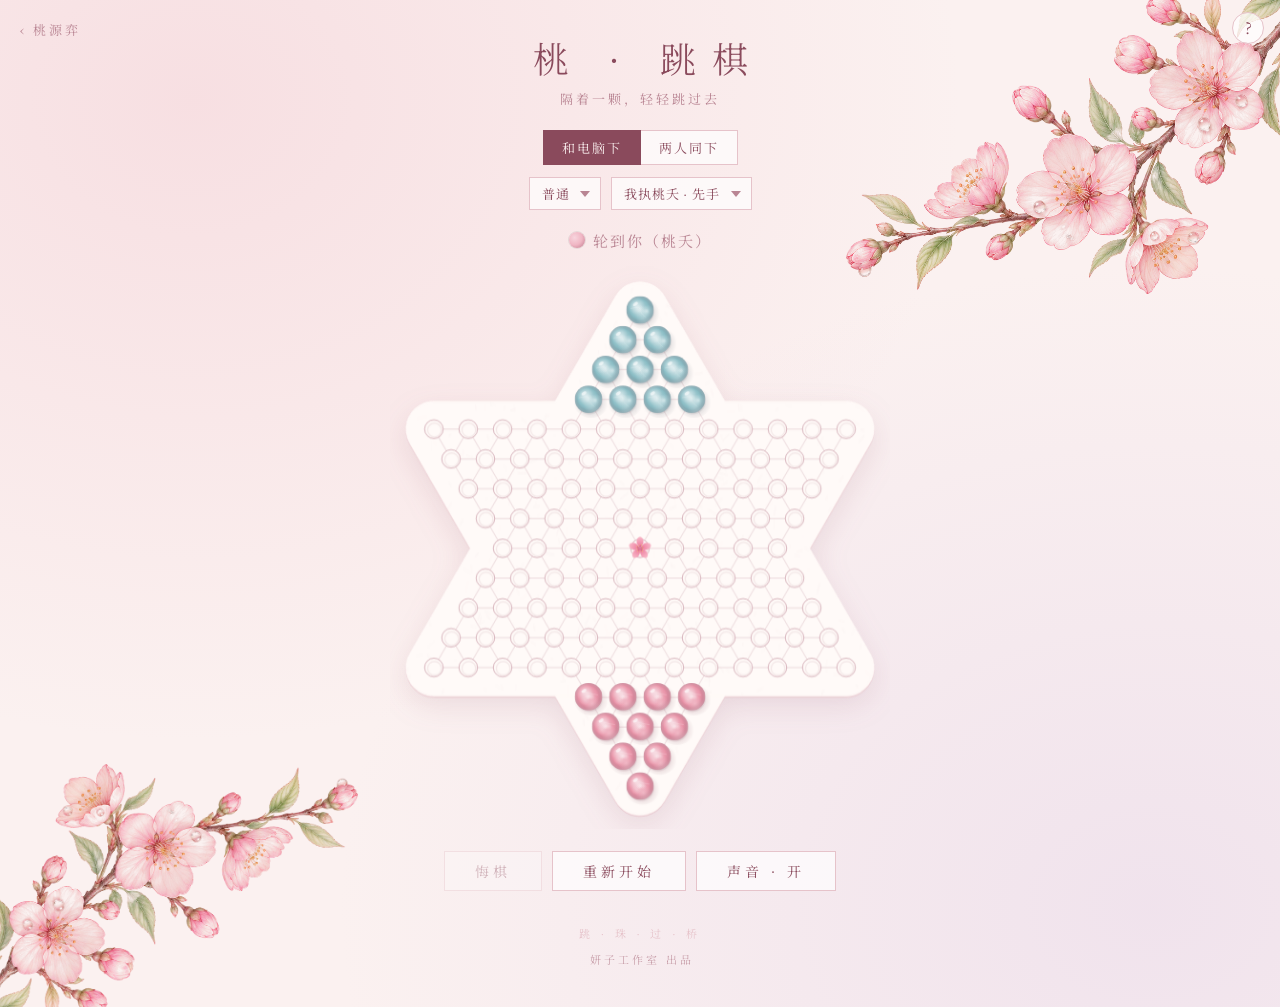
<file: tiaoqi.html>
<!DOCTYPE html>
<html lang="zh-CN">
<head>
<meta charset="UTF-8">
<meta name="viewport" content="width=device-width, initial-scale=1.0">
<title>跳棋 · 桃源弈</title>
<meta property="og:type" content="website">
<meta property="og:site_name" content="桃源弈">
<meta property="og:title" content="跳棋 · 桃源弈">
<meta property="og:description" content="一盘桃花信笺风格的中国跳棋，可以和电脑下，也可以两人同下。">
<meta property="og:url" content="https://yanzi139715.github.io/gomoku/tiaoqi.html">
<meta property="og:image" content="https://yanzi139715.github.io/gomoku/og.png">
<meta property="og:image:width" content="1200">
<meta property="og:image:height" content="630">
<meta name="twitter:card" content="summary_large_image">
<link rel="apple-touch-icon" href="apple-touch-icon.png">
<meta name="description" content="一盘桃花信笺风格的中国跳棋，可以和电脑下，也可以两人同下。">
<meta name="theme-color" content="#fbf1f0">
<link rel="icon" href="data:image/svg+xml,%3Csvg xmlns='http://www.w3.org/2000/svg' viewBox='0 0 64 64'%3E%3Ccircle cx='32' cy='32' r='26' fill='%23f0a9bd'/%3E%3Cellipse cx='24' cy='22' rx='8' ry='5' fill='%23ffffff' opacity='.6' transform='rotate(-30 24 22)'/%3E%3C/svg%3E">
<style>@font-face{font-family:'Noto Serif SC';font-weight:300;font-display:swap;src:url(fonts/noto-serif-sc-300.woff2) format('woff2')}@font-face{font-family:'Noto Serif SC';font-weight:400;font-display:swap;src:url(fonts/noto-serif-sc-400.woff2) format('woff2')}@font-face{font-family:'Noto Serif SC';font-weight:600;font-display:swap;src:url(fonts/noto-serif-sc-600.woff2) format('woff2')}</style>
<link rel="preload" href="fonts/noto-serif-sc-400.woff2" as="font" type="font/woff2" crossorigin>
<style>
*,*::before,*::after{margin:0;padding:0;box-sizing:border-box}
:root{--bg:#fbf1f0;--ink:#8a4a5c;--soft:#b98593;--line:#e6c3ca;--btn:#8a4a5c;--btnInk:#fbf1f0}
body{min-height:100vh;display:flex;flex-direction:column;align-items:center;padding:36px 16px 40px;overflow-x:hidden;
  background:var(--bg);color:var(--ink);font-family:'Noto Serif SC','Songti SC',serif;
  background-image:radial-gradient(ellipse at 15% 10%,rgba(240,190,200,.35),transparent 50%),radial-gradient(ellipse at 90% 90%,rgba(220,200,230,.35),transparent 50%);
  animation:fadein .9s ease backwards}
@keyframes fadein{from{opacity:0;transform:translateY(8px)}to{opacity:1;transform:none}}
.title{font-size:36px;font-weight:300;letter-spacing:16px;text-indent:16px;user-select:none;line-height:1.2;text-align:center}
.sub{font-size:13px;letter-spacing:3px;color:var(--soft);margin:10px 0 22px;text-align:center}
.controls{display:flex;flex-direction:column;align-items:center;gap:12px;margin-bottom:16px}
.seg{display:flex}
.seg button{font-family:inherit;font-size:13px;letter-spacing:2px;padding:7px 18px;border:1.5px solid var(--line);background:rgba(255,255,255,.7);color:var(--ink);cursor:pointer;transition:background .2s,color .2s;border-radius:0}
.seg button+button{border-left:none}
.seg button.on{background:var(--btn);color:var(--btnInk);border-color:var(--btn)}
.subrow{display:flex;gap:10px;flex-wrap:wrap;justify-content:center}
select{font-family:inherit;font-size:13px;letter-spacing:1px;color:var(--ink);background:rgba(255,255,255,.7);border:1.5px solid var(--line);padding:6px 30px 6px 12px;cursor:pointer;appearance:none;-webkit-appearance:none;border-radius:0;
  background-image:url("data:image/svg+xml,%3Csvg xmlns='http://www.w3.org/2000/svg' width='10' height='6'%3E%3Cpath d='M0 0l5 6 5-6z' fill='%23b98593'/%3E%3C/svg%3E");background-repeat:no-repeat;background-position:right 10px center}
select:focus{outline:none;border-color:var(--ink)}
.status{height:28px;font-size:15px;letter-spacing:2px;color:var(--soft);margin-bottom:12px;display:flex;align-items:center;gap:8px;user-select:none;text-align:center}
.status.win{color:var(--ink);font-size:17px}
.dot{width:16px;height:16px;border-radius:50%;display:inline-block;box-shadow:0 0 0 1px rgba(0,0,0,.08);flex:none}
.thinking{display:inline-flex;gap:3px;margin-left:2px}
.thinking i{width:4px;height:4px;border-radius:50%;background:var(--soft);animation:blink 1.2s infinite}
.thinking i:nth-child(2){animation-delay:.2s}.thinking i:nth-child(3){animation-delay:.4s}
@keyframes blink{0%,80%,100%{opacity:.2}40%{opacity:1}}
.frame{padding:0}
#board{display:block;width:min(calc(100vw - 56px),max(320px,min(500px,calc((100vh - 330px) * .88))));height:auto;cursor:default;touch-action:manipulation;border-radius:2px}
.actions{display:flex;gap:10px;margin-top:22px;flex-wrap:wrap;justify-content:center}
.restart{font-family:inherit;font-size:14px;letter-spacing:4px;padding:9px 30px;border:1.5px solid var(--line);background:rgba(255,255,255,.7);color:var(--ink);cursor:pointer;transition:background .2s,color .2s}
@media(max-width:440px){.restart{padding:8px 16px;letter-spacing:2px;font-size:13px}}
.restart:disabled{opacity:.35;cursor:default}
.restart:not(:disabled):hover{background:var(--btn);color:var(--btnInk);border-color:var(--btn)}
.footer{margin-top:34px;font-size:11px;letter-spacing:4px;color:var(--line);user-select:none}
.hidden{display:none!important}
.back{position:absolute;top:14px;left:16px;z-index:5;font-size:13px;letter-spacing:3px;color:var(--soft);text-decoration:none;padding:6px 10px 6px 4px;font-family:inherit}
.back:hover{color:var(--ink)}
.help{position:absolute;top:12px;right:16px;z-index:5;width:32px;height:32px;border-radius:50%;border:1.5px solid var(--line);background:rgba(255,255,255,.7);color:var(--ink);font-family:inherit;font-size:16px;line-height:1;cursor:pointer;transition:background .2s,color .2s}
.help:hover{background:var(--ink);color:#fbf1f0;border-color:var(--ink)}
.rules-mask{position:fixed;inset:0;background:rgba(120,60,80,.18);-webkit-backdrop-filter:blur(3px);backdrop-filter:blur(3px);display:flex;align-items:center;justify-content:center;padding:16px;z-index:50;opacity:0;pointer-events:none;transition:opacity .25s}
.rules-mask.on{opacity:1;pointer-events:auto}
.rules{background:#fffaf8;max-width:440px;width:100%;max-height:84vh;overflow:auto;padding:26px 22px 20px;box-shadow:0 20px 50px rgba(140,70,90,.22);border-radius:4px;color:var(--ink);transform:translateY(10px);transition:transform .25s;text-align:left}
.rules-mask.on .rules{transform:none}
.rules h3{font-weight:400;font-size:20px;letter-spacing:8px;text-indent:8px;text-align:center;margin-bottom:6px}
.rules h4{font-weight:600;font-size:14px;letter-spacing:2px;margin:16px 0 4px}
.rules p,.rules li{font-size:13.5px;line-height:1.85;letter-spacing:.5px;color:#7a4a58}
.rules ul{padding-left:1.2em}.rules li{margin:2px 0}.rules b{font-weight:600;color:var(--ink)}
.rules .close{display:block;margin:20px auto 0;font-family:inherit;font-size:14px;letter-spacing:4px;padding:8px 30px;border:1.5px solid var(--line);background:#fff;color:var(--ink);cursor:pointer}
.studio{margin-top:10px;font-size:11px;letter-spacing:3px;text-indent:3px;color:var(--soft);opacity:.75;user-select:none;position:relative}
</style>
</head>
<body>
<a class="back" href="./">‹ 桃源弈</a>
<button class="help" id="helpBtn" aria-label="规则说明">?</button>
<div class="rules-mask" id="rulesMask" role="dialog" aria-modal="true" aria-label="跳棋怎么下"><div class="rules"><h3>跳棋怎么下</h3><h4>怎么赢</h4><p>把自己的 10 颗玉珠全部搬到正对面的那个角里。对面的角被占满、而且里面有你的珠子，就算你赢（防止对方故意赖着不走）。</p>
<h4>每回合，二选一</h4><ul><li><b>走一步</b>：移到旁边相邻的空位。</li><li><b>跳</b>：旁边隔着一颗珠子（谁的都可以），再过去一格是空的，就能跳过去。</li><li>跳完如果还能跳，会继续开出小桃花，可以接着跳，一回合连跳好多下。想停下，就再点一下正在跳的这颗珠子。</li><li>走一步之后不能再跳；被跳过的珠子不会被吃掉。</li></ul>
<h4>小窍门</h4><ul><li>把自己的珠子隔一个摆开，像搭一座座小桥，后面的珠子就能一路连跳过去。</li><li>别让某一颗落在最后面，最后要等它一颗一颗慢慢走。</li></ul><button class="close">知道啦</button></div></div>
<div class="title">桃 · 跳棋</div>
<div class="sub">隔着一颗，轻轻跳过去</div>

<div class="controls">
  <div class="seg" id="modeSeg"><button class="on" data-m="pvc">和电脑下</button><button data-m="pvp">两人同下</button></div>
  <div class="subrow" id="pvcOpts">
    <select id="diff"><option value="easy">简单</option><option value="medium" selected>普通</option><option value="hard">困难</option></select>
    <select id="side"><option value="0" selected>我执桃夭 · 先手</option><option value="1">我执春水 · 后手</option></select>
  </div>
</div>

<div class="status" id="status"></div>
<div class="frame"><canvas id="board" aria-label="中国跳棋棋盘"></canvas></div>
<div class="actions"><button class="restart" id="undo">悔棋</button><button class="restart" id="restart">重新开始</button><button class="restart" id="sound">声音 · 开</button></div>
<div class="footer">跳 · 珠 · 过 · 桥</div>
<div class="studio">妍子工作室 出品</div>

<script>
// ================= 基础：六角星棋盘（121 孔） =================
const D=36,PAD=46,R0=D*.4,SQ=Math.sqrt(3)/2;
const W=12*D+PAD*2,H=16*SQ*D+PAD*2;
const cv=document.getElementById('board');let ctx=cv.getContext('2d');
const DPR=Math.min(2,window.devicePixelRatio||1);
cv.width=W*DPR;cv.height=H*DPR;ctx.setTransform(DPR,0,0,DPR,0,0);
const bg=document.createElement('canvas');
const rand=(a,b)=>a+Math.random()*(b-a);

// 角编号：0 下、1 左下、2 左上、3 上、4 右上、5 右下；对面的角 = (i+3)%6
const HOLES=[],IDX={};
for(let r=-8;r<=8;r++)for(let q=-8;q<=8;q++){const s=-q-r;
  if((q>=-4&&r>=-4&&s>=-4)||(q<=4&&r<=4&&s<=4)){IDX[q+','+r]=HOLES.length;HOLES.push({q,r,s,id:HOLES.length,x:0,y:0})}}
const N=HOLES.length; // 121
const DIRS=[[1,0],[-1,0],[0,1],[0,-1],[1,-1],[-1,1]];
const NB=HOLES.map(h=>DIRS.map(([dq,dr])=>{const k=IDX[(h.q+dq)+','+(h.r+dr)];return k===undefined?-1:k}));
function cornerOf(h){const{q,r,s}=h;if(r>=5)return 0;if(q<=-5)return 1;if(s>=5)return 2;if(r<=-5)return 3;if(q>=5)return 4;if(s<=-5)return 5;return -1}
const CORNER=HOLES.map(cornerOf);
const CH=[0,1,2,3,4,5].map(c=>HOLES.filter(h=>CORNER[h.id]===c).map(h=>h.id));
const hexd=(a,b)=>Math.max(Math.abs(a.q-b.q),Math.abs(a.r-b.r),Math.abs(a.s-b.s));
const ORG={q:0,r:0,s:0};
const TIP=CH.map(ids=>ids.reduce((b,id)=>hexd(HOLES[id],ORG)>hexd(HOLES[b],ORG)?id:b,ids[0]));
const upx=h=>h.q+h.r/2,upy=h=>h.r*SQ;
// 两位玩家：0 守下角（桃夭），1 守上角（春水）
const HOME=[0,3];
const DG=[0,1].map(pl=>{const g=TIP[(HOME[pl]+3)%6],gh=HOLES[g];return HOLES.map(h=>hexd(h,gh))});
// 偏离"出发角→目标角"中轴线的距离（越偏越难连跳），进了目标角就不算
const AX=[0,1].map(pl=>{const a=HOLES[TIP[HOME[pl]]],b=HOLES[TIP[(HOME[pl]+3)%6]],ax=upx(b)-upx(a),ay=upy(b)-upy(a),L=Math.hypot(ax,ay);
  return HOLES.map(h=>CORNER[h.id]===(HOME[pl]+3)%6?0:.25*Math.abs(((upx(h)-upx(a))*ay-(upy(h)-upy(a))*ax)/L))});
const NAMEC=['桃夭','芳草','远山','春水','落英','花蕊'];

// 桃花源配色（玉石）：桃夭、芳草、远山、春水、落英、花蕊
const PC=[
  {c:[234,150,170],st:['#f7d5dd','#f0b6c4','#ea96aa','#be788b'],sh:'138,84,101',tint:'#efb0bf',ring:'#d08497'},
  {c:[146,184,136],st:['#d3e3cf','#b3cdac','#92b888','#7c9271'],sh:'99,99,86',tint:'#adcaa6',ring:'#85a17a'},
  {c:[166,156,200],st:['#dbd7e9','#c1bad8','#a69cc8','#8c7ca1'],sh:'108,87,115',tint:'#bcb5d6',ring:'#9689b1'},
  {c:[140,190,198],st:['#d1e5e8','#aed2d7','#8cbec6','#7896a0'],sh:'96,102,114',tint:'#a9ced4',ring:'#80a6af'},
  {c:[244,224,228],st:['#fbf3f4','#f7e9ec','#f4e0e4','#c6b0b6'],sh:'143,117,127',tint:'#f7e8eb',ring:'#d8c3c9'},
  {c:[234,200,116],st:['#f7e9c7','#f0d89e','#eac874','#be9e62'],sh:'138,106,77',tint:'#efd697',ring:'#d0ae69'}
];
const pcOf=pl=>PC[HOME[pl]];
const dotCss=pl=>{const s=pcOf(pl).st;return `radial-gradient(circle at 35% 35%,${s[0]},${s[1]} 50%,${s[3]})`};

let flip=false,mode='pvc';
function layout(){for(const h of HOLES){const ux=upx(h)*D,uy=upy(h)*D;h.x=W/2+(flip?-ux:ux);h.y=H/2+(flip?-uy:uy)}bake()}

// ================= 桃花信笺：画法（沿用五子棋） =================
const fibers=[];for(let i=0;i<800;i++)fibers.push([Math.random()*W,Math.random()*H,Math.random()*8+2,Math.random()*3,Math.random()*.06]);
function bake(){
  const main=ctx;bg.width=W*DPR;bg.height=H*DPR;const c=bg.getContext('2d');c.setTransform(DPR,0,0,DPR,0,0);ctx=c;c.clearRect(0,0,W,H);
  // 白瓷六角星：两只大三角拼起来，边角磨圆
  const tri=k=>[0,2,4].map(i=>HOLES[TIP[(i+k)%6]]);
  const mask=(grow,col)=>{const m=document.createElement('canvas');m.width=W*DPR;m.height=H*DPR;const t=m.getContext('2d');t.setTransform(DPR,0,0,DPR,0,0);t.fillStyle=t.strokeStyle=col;t.lineJoin='round';t.lineWidth=grow*2;
    for(const T of[tri(0),tri(1)]){t.beginPath();t.moveTo(T[0].x,T[0].y);t.lineTo(T[1].x,T[1].y);t.lineTo(T[2].x,T[2].y);t.closePath();t.fill();t.stroke()}return m};
  // 把星形的尖角和凹角都磨圆：先模糊，再按一半透明度切边（像把瓷坯边角打磨圆润）
  function soften(m,col){const B=16*DPR,o=document.createElement('canvas');o.width=m.width;o.height=m.height;const t=o.getContext('2d');t.filter=`blur(${B}px)`;t.drawImage(m,0,0);t.filter='none';
    const im=t.getImageData(0,0,o.width,o.height),d=im.data;for(let i=3;i<d.length;i+=4){const a=(d[i]-128)/10;d[i]=a>1?255:a<-1?0:(a+1)*127.5}t.putImageData(im,0,0);
    t.globalCompositeOperation='source-in';t.fillStyle=col;t.fillRect(0,0,o.width,o.height);t.setTransform(DPR,0,0,DPR,0,0);return o}
  const G=D*.82;
  // 把一张遮罩挪一挪、糊一糊，用来做柔和的边
  const shifted=(m,dx,dy,bl)=>{const o=document.createElement('canvas');o.width=m.width;o.height=m.height;const t=o.getContext('2d');if(bl)t.filter=`blur(${bl*DPR}px)`;t.drawImage(m,dx*DPR,dy*DPR);return o};
  const layer=(col,cut)=>{const m=mask(G,col),t=m.getContext('2d');t.setTransform(1,0,0,1,0,0);t.globalCompositeOperation='destination-out';t.drawImage(cut,0,0);return m};
  const M=mask(G,'#000');
  // 一张裁成六角星的信笺纸：和五子棋同一种纸、同一种影子
  c.save();c.shadowColor='rgba(140,70,90,.13)';c.shadowBlur=30;c.shadowOffsetY=10;c.drawImage(mask(G,'#fffaf8'),0,0,W,H);c.restore();
  c.drawImage(mask(G,'#e6c3ca'),0,1,W,H);
  const pp=mask(G,'#fffaf8'),q=pp.getContext('2d');q.globalCompositeOperation='source-atop';q.lineWidth=.6;
  for(const[x,y,l,a,o]of fibers){q.strokeStyle=`rgba(200,140,150,${o})`;q.beginPath();q.moveTo(x,y);q.lineTo(x+Math.cos(a)*l,y+Math.sin(a)*l);q.stroke()}
  c.drawImage(pp,0,0,W,H);
  // 孔与孔之间的细线
  c.strokeStyle='rgba(170,100,120,.3)';c.lineWidth=.7;
  for(const h of HOLES)for(const n of NB[h.id])if(n>h.id){c.beginPath();c.moveTo(h.x,h.y);c.lineTo(HOLES[n].x,HOLES[n].y);c.stroke()}
  // 小孔
  for(const h of HOLES){c.beginPath();c.arc(h.x,h.y,D*.27,0,7);c.fillStyle='#fffaf8';c.fill();c.lineWidth=.9;c.strokeStyle='rgba(170,100,120,.5)';c.stroke();
    c.beginPath();c.arc(h.x+.6,h.y+.9,D*.2,0,7);c.strokeStyle='rgba(150,80,100,.10)';c.lineWidth=1.2;c.stroke()}
  const m0=HOLES[IDX['0,0']];petalFlower(m0.x,m0.y,D*.2);
  ctx=main}
function blob(x,y,r,col,a){const b=ctx.createRadialGradient(x,y,0,x,y,r);b.addColorStop(0,col.replace('A',a));b.addColorStop(1,col.replace('A',0));ctx.fillStyle=b;ctx.fillRect(x-r,y-r,r*2,r*2)}
function drawShadow(x,y,pc,s,lift=0){const R=R0*s,t=pc.sh,off=1+lift*1.6,sp=1+lift*.35,a=1-lift*.55;
  const sx=x+R*.18*off,sy=y+R*.26*off,sg=ctx.createRadialGradient(sx,sy,R*.3,sx,sy,R*1.25*sp);
  sg.addColorStop(0,`rgba(${t},${.30*a})`);sg.addColorStop(.6,`rgba(${t},${.12*a})`);sg.addColorStop(1,`rgba(${t},0)`);ctx.fillStyle=sg;ctx.beginPath();ctx.ellipse(sx,sy,R*1.25*sp,R*1.1*sp,0,0,7);ctx.fill();
  if(lift>.6)return;const cx=x+R*.05,cy=y+R*.12,cg=ctx.createRadialGradient(cx,cy,R*.75,cx,cy,R*1.04);cg.addColorStop(0,`rgba(${t},${.35*(1-lift/.6)})`);cg.addColorStop(1,`rgba(${t},0)`);ctx.fillStyle=cg;ctx.beginPath();ctx.arc(cx,cy,R*1.04,0,7);ctx.fill()}
const _W=[255,255,255],_K=[60,30,45],_mx=(a,b,t)=>a.map((v,i)=>Math.round(v+(b[i]-v)*t)),_rgb=(c,a)=>`rgba(${c[0]},${c[1]},${c[2]},${a})`;
function jblob(x,y,r,c,a){const b=ctx.createRadialGradient(x,y,0,x,y,r);b.addColorStop(0,_rgb(c,a));b.addColorStop(1,_rgb(c,0));ctx.fillStyle=b;ctx.fillRect(x-r,y-r,r*2,r*2)}
// 玉珠：奶润半透，里面几团白絮和一缕淡纹，光从底下透出来一点
function drawStone(x,y,pc,s){const R=R0*s,c=pc.c;let sd=PC.indexOf(pc)*977+3;const rnd=()=>(sd=(sd*16807)%2147483647)/2147483647;
  ctx.save();ctx.beginPath();ctx.arc(x,y,R,0,7);ctx.clip();
  const b=ctx.createRadialGradient(x-R*.2,y-R*.25,R*.1,x,y,R*1.05);
  b.addColorStop(0,_rgb(_mx(c,_W,.45),1));b.addColorStop(.6,_rgb(c,1));b.addColorStop(1,_rgb(_mx(c,_K,.25),1));
  ctx.fillStyle=b;ctx.fillRect(x-R,y-R,R*2,R*2);
  for(let i=0;i<5;i++){const a=rnd()*6.28,d=rnd()*R*.6;jblob(x+Math.cos(a)*d,y+Math.sin(a)*d,R*(.18+rnd()*.3),_mx(c,_W,.85),.38)}
  ctx.strokeStyle=_rgb(_mx(c,_W,.8),.28);ctx.lineWidth=R*.05;ctx.beginPath();const a0=rnd()*6.28;ctx.moveTo(x+Math.cos(a0)*R*.7,y+Math.sin(a0)*R*.7);
  ctx.bezierCurveTo(x+(rnd()-.5)*R,y+(rnd()-.5)*R,x+(rnd()-.5)*R,y+(rnd()-.5)*R,x+Math.cos(a0+2.4)*R*.7,y+Math.sin(a0+2.4)*R*.7);ctx.stroke();
  jblob(x+R*.25,y+R*.5,R*.6,_mx(c,_W,.7),.45);
  const rim=ctx.createRadialGradient(x,y,R*.8,x,y,R);rim.addColorStop(0,_rgb(_W,0));rim.addColorStop(1,_rgb(_W,.18));ctx.fillStyle=rim;ctx.fillRect(x-R,y-R,R*2,R*2);
  jblob(x-R*.3,y-R*.35,R*.65,_W,.42);
  ctx.fillStyle='rgba(255,255,255,.6)';ctx.beginPath();ctx.ellipse(x-R*.33,y-R*.43,R*.2,R*.11,-.6,0,7);ctx.fill();
  ctx.restore()}
function petal(x,y,s,col){ctx.fillStyle=col;ctx.beginPath();ctx.moveTo(x,y+s);ctx.bezierCurveTo(x-s*1.0,y+s*.25,x-s*.7,y-s*.85,x,y-s);ctx.bezierCurveTo(x+s*.7,y-s*.85,x+s*1.0,y+s*.25,x,y+s);ctx.fill()}
function petalFlower(x,y,s){ctx.save();ctx.translate(x,y);
  for(let k=0;k<5;k++){ctx.save();ctx.rotate(k*Math.PI*2/5);const g=ctx.createRadialGradient(0,0,s*.1,0,0,s*1.7);g.addColorStop(0,'#d9577f');g.addColorStop(.3,'#f08aa8');g.addColorStop(1,'#f9bccb');petal(0,-s*.9,s*.78,g);ctx.restore()}
  ctx.strokeStyle='#c94d74';ctx.lineWidth=.45;ctx.fillStyle='#f5cf6a';for(let k=0;k<9;k++){const a=k*Math.PI*2/9+.2,l=s*(.42+.12*(k%2));ctx.beginPath();ctx.moveTo(0,0);ctx.lineTo(Math.cos(a)*l,Math.sin(a)*l);ctx.stroke();ctx.beginPath();ctx.arc(Math.cos(a)*l,Math.sin(a)*l,s*.07,0,7);ctx.fill()}
  ctx.restore()}
function spawnPetals(x,y,first){
  if(first)for(let i=0;i<46;i++)parts.push({x:rand(-60,W),y:rand(-H*.6,-10),vx:rand(15,45),vy:rand(30,70),rot:rand(0,6),vr:rand(-2,2),life:rand(5,7),sz:rand(4,7),col:['#f6a5bb','#f18fab','#fbc4d2','#f7b3c5'][i%4]});
  for(let i=0;i<5;i++)parts.push({x,y,vx:rand(-50,50),vy:rand(-60,-10),rot:rand(0,6),vr:rand(-3,3),life:rand(1.5,2.5),sz:rand(3,5),col:'#f18fab'})}

// ================= 状态 =================
let gid=0,cell,pcs,hist,cur,over,winner=-1,winT=0,parts=[],busy=false,anim=null;
let chain=null,sel=-1,selPrev=null,hover=-1,thinkingAI=false;
const human=()=>+document.getElementById('side').value;
const aiPl=()=>1-human();
const canPlay=()=>!over&&!busy&&(mode==='pvp'||cur===human());

// ================= 绘制循环（只在有动画时跑） =================
let raf=null,lastT=0;
function needAnim(t){return parts.length>0||!!anim||(winT&&t-winT<4200)}
function animPos(A,t){const el=t-A.start;let i=0;while(i<A.durs.length-1&&el>=A.cum[i+1])i++;
  const k=Math.max(0,Math.min(1,(el-A.cum[i])/A.durs[i])),e=k*k*(3-2*k),a=HOLES[A.path[i]],b=HOLES[A.path[i+1]];
  const arc=Math.sin(Math.PI*k);return{x:a.x+(b.x-a.x)*e,y:a.y+(b.y-a.y)*e,lift:arc,up:arc*D*A.arcs[i]}}
function frame(t){
  const dt=lastT?Math.min(.05,(t-lastT)/1000):0;lastT=t;
  ctx.clearRect(0,0,W,H);ctx.drawImage(bg,0,0,W,H);
  const A=anim;const items=[];
  const goal=winner>=0?CH[(HOME[winner]+3)%6]:null;
  for(let id=0;id<N;id++){const p=cell[id];if(p<0||(A&&id===A.to))continue;const h=HOLES[id];let s=1,lift=0,dy=0;
    if(id===sel){lift=.4;dy=-3;s=1.06}
    if(goal&&winT&&p===winner){const i=goal.indexOf(id);if(i>=0){const wt=(t-winT)/1000-i*.12;if(wt>0&&wt<3)s*=1+.12*Math.sin(wt*5)*(1-wt/3)}}
    items.push([h.x,h.y,pcOf(p),s,lift,dy])}
  for(const[x,y,pc,s,l]of items)drawShadow(x,y,pc,s,l);
  for(const[x,y,pc,s,l,dy]of items)drawStone(x,y+dy,pc,s);
  // 上一步：落点一颗小点，起点一圈淡环
  if(hist.length&&!A&&!over){const m=hist[hist.length-1],to=HOLES[m.to],fr=HOLES[m.from];
    ctx.strokeStyle='rgba(214,110,138,.55)';ctx.lineWidth=1.1;ctx.setLineDash([2,3]);ctx.beginPath();ctx.arc(fr.x,fr.y,D*.27,0,7);ctx.stroke();ctx.setLineDash([]);
    ctx.fillStyle='#d9577f';ctx.globalAlpha=.85;ctx.beginPath();ctx.arc(to.x,to.y,2.4,0,7);ctx.fill();ctx.globalAlpha=1}
  // 选中的棋子 + 可达落点（小桃花）
  if(sel>=0&&canPlay()){const h=HOLES[sel];ctx.strokeStyle='rgba(214,110,138,.8)';ctx.lineWidth=1.5;ctx.setLineDash([3,3]);ctx.beginPath();ctx.arc(h.x,h.y+(-3),R0+4,0,7);ctx.stroke();ctx.setLineDash([]);
    for(let id=0;id<N;id++)if(selPrev[id]>=0&&cell[id]<0){const d=HOLES[id];
      if(id===hover){ctx.globalAlpha=.4;drawShadow(d.x,d.y,pcOf(cur),.9);drawStone(d.x,d.y,pcOf(cur),.9);ctx.globalAlpha=1;petalFlower(d.x,d.y,D*.2)}
      else petalFlower(d.x,d.y,D*.14)}}
  // 正在跳的棋子
  if(A){const p=animPos(A,t),pc=pcOf(A.pl);drawShadow(p.x,p.y,pc,1,Math.min(1,p.lift*.9));drawStone(p.x,p.y-p.up,pc,1+.08*p.lift)}
  for(const p of parts){p.life-=dt;p.x+=p.vx*dt;p.y+=p.vy*dt;p.rot+=p.vr*dt;p.vx+=Math.sin(t/500+p.y*.02)*.8;
    ctx.globalAlpha=Math.max(0,Math.min(1,p.life));ctx.save();ctx.translate(p.x,p.y);ctx.rotate(p.rot);petal(0,0,p.sz,p.col);ctx.restore();ctx.globalAlpha=1}
  parts=parts.filter(p=>p.life>0);
  raf=needAnim(t)?requestAnimationFrame(frame):null;if(!raf)lastT=0}
function kick(){if(!raf)raf=requestAnimationFrame(frame)}

// ================= 规则 =================
// 从 from 出发能到的所有空位：prev[x]>=0 表示能到，沿 prev 往回走就是路径（先走一步，或隔子连跳）
function reach(from){
  const prev=new Int16Array(N).fill(-1),saved=cell[from];cell[from]=-1;
  for(let d=0;d<6;d++){const n=NB[from][d];if(n>=0&&cell[n]<0)prev[n]=from}
  const seen=new Uint8Array(N);seen[from]=1;const q=[from];
  for(let qi=0;qi<q.length;qi++){const u=q[qi];for(let d=0;d<6;d++){const o=NB[u][d];if(o<0||cell[o]<0)continue;const l=NB[o][d];if(l<0||cell[l]>=0||seen[l])continue;seen[l]=1;if(prev[l]<0)prev[l]=u;q.push(l)}}
  cell[from]=saved;return prev}
function pathTo(prev,from,to){const p=[to];while(p[0]!==from)p.unshift(prev[p[0]]);return p}
// 对面角的 10 个孔全部站满、且其中有自己的子，就赢
function checkWin(pl){let mine=0;for(const id of CH[(HOME[pl]+3)%6]){if(cell[id]<0)return false;if(cell[id]===pl)mine++}return mine>0}
function hasMove(pl){for(const id of pcs[pl]){const p=reach(id);for(let i=0;i<N;i++)if(p[i]>=0)return true}return false}

function setStatus(){const el=document.getElementById('status');el.classList.toggle('win',over&&winner>=0);
  const dot=pl=>`<span class="dot" style="background:${dotCss(pl)}"></span> `;
  if(!over){const n=NAMEC[HOME[cur]];
    const who=chain?'还能接着跳！点小桃花继续，点玉珠就停下':mode==='pvc'?(cur===human()?(sel>=0?'点一朵小桃花，玉珠就跳过去':'轮到你（'+n+'）'):n+'在想'):'轮到'+n+(sel>=0?'，点小桃花落子':'');
    el.innerHTML=dot(cur)+who+(thinkingAI?'<span class="thinking"><i></i><i></i><i></i></span>':'')}
  else el.innerHTML=dot(winner)+(mode==='pvc'?(winner===human()?'你赢啦！':NAMEC[HOME[winner]]+'赢了，再来一局吧'):NAMEC[HOME[winner]]+'赢啦！');
  const h=human();document.getElementById('undo').disabled=!chain&&!(mode==='pvc'?hist.some(m=>m.pl===h):hist.length)}
function reset(){
  hush();if(hist&&hist.length){sfx('pearlGather',.8,1)}
  gid++;const f=mode==='pvc'&&human()===1;
  cell=new Int8Array(N).fill(-1);pcs=[[],[]];
  for(const pl of[0,1])for(const id of CH[HOME[pl]]){cell[id]=pl;pcs[pl].push(id)}
  chain=null;hist=[];cur=0;over=false;winner=-1;winT=0;parts=[];busy=false;anim=null;sel=-1;selPrev=null;hover=-1;thinkingAI=false;
  if(f!==flip||!HOLES[0].x){flip=f;layout()}
  setStatus();kick();
  if(mode==='pvc'&&aiPl()===cur)thinkThen()}

// ================= 走子（逐跳动画） =================
function doMove(pl,from,to,path){
  const id=gid;busy=true;sel=-1;selPrev=null;hover=-1;
  hist.push({pl,from,to});cell[from]=-1;cell[to]=pl;pcs[pl][pcs[pl].indexOf(from)]=to;
  const durs=[],arcs=[];for(let i=0;i<path.length-1;i++){const jump=hexd(HOLES[path[i]],HOLES[path[i+1]])>1;durs.push(jump?300:230);arcs.push(jump?.62:.38)}
  const cum=[0];for(let i=0;i<durs.length;i++)cum.push(cum[i]+durs[i]);
  const total=cum[cum.length-1];
  anim={pl,to,path,durs,arcs,cum,start:performance.now()};
  for(let i=0;i<durs.length;i++)setTimeout(()=>{if(id===gid)clack(pl)},cum[i+1]-30);
  setStatus();kick();
  setTimeout(()=>{if(id!==gid)return;anim=null;busy=false;endTurn(pl)},total+40)}
function endTurn(pl){const id=gid;
    if(checkWin(pl)){over=true;winner=pl;winT=performance.now();chime(mode==='pvc'&&pl===aiPl());
      CH[(HOME[pl]+3)%6].forEach((g,i)=>setTimeout(()=>{if(id===gid&&over){const h=HOLES[g];spawnPetals(h.x,h.y,i===0);kick()}},i*120))}
    else{cur=1-cur;if(!hasMove(cur))cur=1-cur}
    setStatus();kick();
    if(!over&&mode==='pvc'&&cur===aiPl())thinkThen()}
// ================= 人走棋：一跳一跳地点，跳完还能跳就接着亮小桃花 =================
function firstReach(from){const prev=new Int16Array(N).fill(-1);for(let d=0;d<6;d++){const n=NB[from][d];if(n<0)continue;if(cell[n]<0)prev[n]=from;else{const l=NB[n][d];if(l>=0&&cell[l]<0)prev[l]=from}}return prev}
function jumpsFrom(at,visited){const prev=new Int16Array(N).fill(-1);let any=false;for(let d=0;d<6;d++){const n=NB[at][d];if(n<0||cell[n]<0)continue;const l=NB[n][d];if(l>=0&&cell[l]<0&&!visited.has(l)){prev[l]=at;any=true}}return any?prev:null}
function hop(pl,a,b){const id=gid;busy=true;hover=-1;sel=-1;selPrev=null;const isJump=hexd(HOLES[a],HOLES[b])>1;
  if(!chain)chain={pl,start:a,visited:new Set([a])};chain.visited.add(b);chain.at=b;
  cell[a]=-1;cell[b]=pl;pcs[pl][pcs[pl].indexOf(a)]=b;
  const dur=isJump?300:230;anim={pl,to:b,path:[a,b],durs:[dur],arcs:[isJump?.62:.38],cum:[0,dur],start:performance.now()};
  setTimeout(()=>{if(id===gid)clack(pl)},dur-30);setStatus();kick();
  setTimeout(()=>{if(id!==gid)return;anim=null;busy=false;
    const nx=isJump?jumpsFrom(b,chain.visited):null;
    if(nx){sel=b;selPrev=nx;setStatus();kick()}else finishChain()},dur+40)}
function finishChain(){const c=chain;if(!c)return;chain=null;sel=-1;selPrev=null;hover=-1;hist.push({pl:c.pl,from:c.start,to:c.at});endTurn(c.pl)}
function cancelChain(){const c=chain;if(!c)return false;chain=null;cell[c.at]=-1;cell[c.start]=c.pl;pcs[c.pl][pcs[c.pl].indexOf(c.at)]=c.start;
  gid++;busy=false;anim=null;sel=-1;selPrev=null;hover=-1;sfx('pearlPick',.7,1);setStatus();kick();return true}

// ================= 输入 =================
function hit(e){const rc=cv.getBoundingClientRect(),mx=(e.clientX-rc.left)*(W/rc.width),my=(e.clientY-rc.top)*(H/rc.height);
  let b=-1,bd=1e9;for(const h of HOLES){const d=Math.hypot(h.x-mx,h.y-my);if(d<bd){bd=d;b=h.id}}return bd<D*.72?b:-1}
function clearSel(){if(sel>=0){sel=-1;selPrev=null;setStatus();kick()}}
cv.addEventListener('mousemove',e=>{const g=hit(e);if(g!==hover){hover=g;kick()}
  cv.style.cursor=canPlay()&&g>=0&&(cell[g]===cur||(sel>=0&&selPrev[g]>=0&&cell[g]<0))?'pointer':'default'});
cv.addEventListener('mouseleave',()=>{hover=-1;kick()});
cv.addEventListener('pointerup',e=>{if(e.pointerType==='mouse'&&e.button!==0)return;if(!canPlay())return;const g=hit(e);
  if(chain){if(g===sel){finishChain();return}if(g>=0&&cell[g]<0&&selPrev[g]>=0)hop(cur,sel,g);return}
  if(g<0){clearSel();return}
  if(cell[g]===cur){if(sel===g){clearSel();return}sel=g;selPrev=firstReach(g);sfx('pearlPick',.45,1.1);setStatus();kick();return}
  if(sel>=0&&cell[g]<0&&selPrev[g]>=0){hop(cur,sel,g);return}
  clearSel()});

// ================= 声音（只用珍珠落子/拾起/收拢，见 sounds/CREDITS.md） =================
let soundOn=true;try{soundOn=localStorage.getItem('gomoku-sound')!=='off'}catch(e){}
const POOL={},unlocked={v:false};
function pool(f){if(!POOL[f]){POOL[f]=[];for(let i=0;i<5;i++){const a=new Audio('sounds/'+f+'.mp3');a.preload='auto';a.preservesPitch=false;a.webkitPreservesPitch=false;POOL[f].push(a)}}return POOL[f]}
function sfx(f,vol,rate){if(!soundOn)return;const ps=pool(f),a=ps.find(x=>x.paused||x.ended)||ps[0];try{a.pause();a.currentTime=0}catch(e){}a._live=true;a.muted=false;a.volume=vol;a.playbackRate=rate;a.play().catch(()=>{})}
// iPhone 要求声音第一次由手指触发：第一次点击时把所有声音静音播一下，之后电脑落子也能出声
function unlockAudio(){if(unlocked.v)return;unlocked.v=true;['pearlDrop1','pearlDrop2','pearlDrop3','pearlDrop4','pearlDrop5','pearlPick','pearlGather','winGuzheng','loseGuzheng'].forEach(f=>pool(f).forEach(a=>{a.muted=true;const p=a.play();const done=()=>{if(a._live)return;a.pause();a.currentTime=0;a.muted=false};p&&p.then?p.then(done,done):done()}))}
addEventListener('pointerdown',unlockAudio,{once:false,passive:true});
// 一局分出胜负时放一次古筝：和电脑下输了放 loseGuzheng，其余赢家都放 winGuzheng；悔棋、重新开始时停掉
function hush(){['winGuzheng','loseGuzheng'].forEach(f=>(POOL[f]||[]).forEach(a=>{if(!a.muted)a.pause()}))}
function chime(lose){const g=gid;setTimeout(()=>{if(g===gid)sfx(lose?'loseGuzheng':'winGuzheng',.85,1)},250)}
// 每一次落地都是一下珍珠小弹跳，五个里随机挑
function clack(pl){sfx('pearlDrop'+(1+Math.floor(Math.random()*5)),.7,(pl===0?.97:1.04)+(Math.random()-.5)*.05)}
function syncSound(){document.getElementById('sound').textContent=soundOn?'声音 · 开':'声音 · 关'}

// ================= 悔棋：和电脑下时退回到你上一步之前 =================
function revert(m){cell[m.to]=-1;cell[m.from]=m.pl;pcs[m.pl][pcs[m.pl].indexOf(m.to)]=m.from}
function undo(){if(cancelChain())return;if(!hist.length)return;
  if(mode==='pvc'){const h=human();if(!hist.some(m=>m.pl===h))return;while(hist[hist.length-1].pl!==h)revert(hist.pop());revert(hist.pop());cur=h}
  else{const m=hist.pop();revert(m);cur=m.pl}
  hush();gid++;busy=false;anim=null;over=false;winner=-1;winT=0;parts=[];sel=-1;selPrev=null;hover=-1;thinkingAI=false;sfx('pearlPick',.7,1);setStatus();kick()}

// ================= 电脑：看每颗子到对面角顶点的距离，别把子落在后面 =================
function score(pl){let s=0,mx=0;const L=pcs[pl],dg=DG[pl],ax=AX[pl];for(let i=0;i<L.length;i++){const d=dg[L[i]];s+=d+ax[L[i]];if(d>mx)mx=d}return s+.35*mx}
// 对手最好的一步走完后，他的分数（越小越好）
function bestReply(opp){let best=score(opp);const L=pcs[opp];
  for(let i=0;i<L.length;i++){const from=L[i],prev=reach(from);for(let to=0;to<N;to++)if(prev[to]>=0){L[i]=to;const s=score(opp);if(s<best)best=s}L[i]=from}
  return best}
function aiChoose(pl,lvl){
  const opp=1-pl,base=score(opp),L=pcs[pl],mv=[];
  for(let i=0;i<L.length;i++){const from=L[i],prev=reach(from);
    for(let to=0;to<N;to++)if(prev[to]>=0){L[i]=to;mv.push({from,to,i,v:base-score(pl)});L[i]=from}}
  if(!mv.length)return null;
  const noise=lvl==='easy'?4:lvl==='medium'?.5:.12;
  for(const m of mv)m.v+=rand(-noise,noise);
  mv.sort((a,b)=>b.v-a.v);
  if(lvl==='hard'){let best=null;
    for(const m of mv.slice(0,14)){cell[m.from]=-1;cell[m.to]=pl;L[m.i]=m.to;
      const v=bestReply(opp)-score(pl)+rand(-noise,noise);
      cell[m.to]=-1;cell[m.from]=pl;L[m.i]=m.from;
      if(!best||v>best.v2){best=m;m.v2=v}}
    return best}
  return mv[0]}
// 你的子落定后停约 0.7 秒电脑才起跳（落下时离你落子约 1 秒），别太急
function thinkThen(){busy=true;thinkingAI=true;setStatus();const id=gid;setTimeout(()=>{if(id===gid)aiTurn()},700)}
function aiTurn(){
  if(over){busy=false;return}
  const pl=cur,m=aiChoose(pl,document.getElementById('diff').value);
  thinkingAI=false;busy=false;
  if(!m){cur=1-cur;setStatus();return}
  doMove(pl,m.from,m.to,pathTo(reach(m.from),m.from,m.to))}

// ================= 控件 =================
document.getElementById('modeSeg').onclick=e=>{const b=e.target.closest('button');if(!b||b.dataset.m===mode)return;mode=b.dataset.m;
  document.querySelectorAll('#modeSeg button').forEach(x=>x.classList.toggle('on',x===b));document.getElementById('pvcOpts').classList.toggle('hidden',mode!=='pvc');reset()};
document.getElementById('diff').onchange=reset;
document.getElementById('side').onchange=reset;
document.getElementById('restart').onclick=reset;
document.getElementById('undo').onclick=undo;
document.getElementById('sound').onclick=()=>{soundOn=!soundOn;try{localStorage.setItem('gomoku-sound',soundOn?'on':'off')}catch(e){}syncSound();if(soundOn)clack(0)};
syncSound();
reset();
</script>
<script>
(function(){const m=document.getElementById('rulesMask'),open=()=>m.classList.add('on'),close=()=>m.classList.remove('on');
  document.getElementById('helpBtn').addEventListener('click',open);m.addEventListener('click',e=>{if(e.target===m||e.target.classList.contains('close'))close()});
  addEventListener('keydown',e=>{if(e.key==='Escape')close()})})();
</script>
<script>try{localStorage.setItem('taoyuan-last','tiaoqi.html')}catch(e){}</script>
<!-- 信笺下拉菜单：盖住原生下拉框，点开换成桃花信笺样式的菜单；原生框留着显示当前值，游戏逻辑照旧读它 -->
<style>
.psel-wrap{position:relative;display:inline-block}
.psel-hit{position:absolute;inset:0;width:100%;height:100%;opacity:0;cursor:pointer;border:0;background:none;padding:0;margin:0}
.psel-hit:focus-visible+select,.psel-wrap.open select{border-color:var(--ink,#8a4a5c)}
.psel-menu{position:fixed;z-index:1000;min-width:120px;max-height:min(60vh,420px);overflow-y:auto;padding:6px;background:#fffaf8;border:1px solid #ecc7cf;border-radius:8px;
  box-shadow:0 2px 6px rgba(140,70,90,.08),0 16px 36px rgba(140,70,90,.18);font-family:'Noto Serif SC','Songti SC',serif;animation:pselIn .18s cubic-bezier(.2,.7,.3,1) both;-webkit-tap-highlight-color:transparent}
@keyframes pselIn{from{opacity:0;transform:translateY(-4px) scale(.98)}to{opacity:1;transform:none}}
.psel-menu button{display:flex;align-items:center;gap:10px;width:100%;text-align:left;border:0;background:none;font:inherit;font-size:14px;letter-spacing:1px;color:#8a4a5c;padding:9px 14px 9px 10px;border-radius:5px;cursor:pointer;white-space:nowrap}
.psel-menu button::before{content:'';flex:none;width:7px;height:7px;border-radius:50%;background:transparent}
.psel-menu button[aria-selected=true]{color:#c94d74;background:rgba(246,186,204,.22)}
.psel-menu button[aria-selected=true]::before{background:radial-gradient(circle at 35% 30%,#fff 0 20%,#f08aa8 60%,#d9577f 100%)}
.psel-menu button:hover,.psel-menu button:focus-visible{background:rgba(246,186,204,.32);outline:none}
@media(prefers-reduced-motion:reduce){.psel-menu{animation:none}}
</style>
<script>
(()=>{let menu=null,cur=null;
  function close(){if(!menu)return;menu.remove();menu=null;if(cur){cur.parentNode.classList.remove('open');cur=null}}
  function open(sel,hit){close();if(sel.disabled)return;cur=sel;sel.parentNode.classList.add('open');
    menu=document.createElement('div');menu.className='psel-menu';menu.setAttribute('role','listbox');
    [...sel.options].forEach(o=>{const b=document.createElement('button');b.type='button';b.setAttribute('role','option');b.textContent=o.textContent;b.disabled=o.disabled;
      b.setAttribute('aria-selected',o.selected);b.onclick=e=>{e.stopPropagation();const ch=sel.value!==o.value;sel.value=o.value;close();hit.focus({preventScroll:true});if(ch)sel.dispatchEvent(new Event('change',{bubbles:true}))};menu.appendChild(b)});
    document.body.appendChild(menu);
    const r=sel.getBoundingClientRect(),w=Math.max(r.width,menu.offsetWidth),h=menu.offsetHeight;
    let x=Math.min(Math.max(8,r.left),innerWidth-w-8),y=r.bottom+6;if(y+h>innerHeight-8&&r.top-h-6>8)y=r.top-h-6;
    menu.style.left=x+'px';menu.style.top=y+'px';menu.style.minWidth=r.width+'px';
    (menu.querySelector('[aria-selected=true]')||menu.firstChild).focus({preventScroll:true})}
  function enhance(sel){if(sel.dataset.psel)return;sel.dataset.psel=1;sel.tabIndex=-1;
    const wrap=document.createElement('span');wrap.className='psel-wrap';sel.replaceWith(wrap);
    const hit=document.createElement('button');hit.type='button';hit.className='psel-hit';hit.setAttribute('aria-haspopup','listbox');hit.setAttribute('aria-label',sel.getAttribute('aria-label')||'选择');
    wrap.append(hit,sel);
    hit.addEventListener('click',e=>{e.stopPropagation();cur===sel?close():open(sel,hit)})}
  // 点菜单外面就收起；iPhone 点空白处不发 click，所以用 pointerdown（点自己这个框交给它的开关处理）
  addEventListener('pointerdown',e=>{if(menu&&!menu.contains(e.target)&&!(cur&&cur.parentNode.contains(e.target)))close()},true);
  addEventListener('keydown',e=>{if(!menu)return;const bs=[...menu.querySelectorAll('button:not(:disabled)')],i=bs.indexOf(document.activeElement);
    if(e.key==='Escape'){close();e.preventDefault()}else if(e.key==='ArrowDown'){bs[(i+1)%bs.length].focus();e.preventDefault()}else if(e.key==='ArrowUp'){bs[(i-1+bs.length)%bs.length].focus();e.preventDefault()}});
  addEventListener('resize',close);addEventListener('scroll',close,true);
  const scan=()=>document.querySelectorAll('select:not([data-psel])').forEach(enhance);scan();
  new MutationObserver(scan).observe(document.body,{childList:true,subtree:true})})();
</script>
<script src="peach.js"></script>
</body>
</html>
</file>
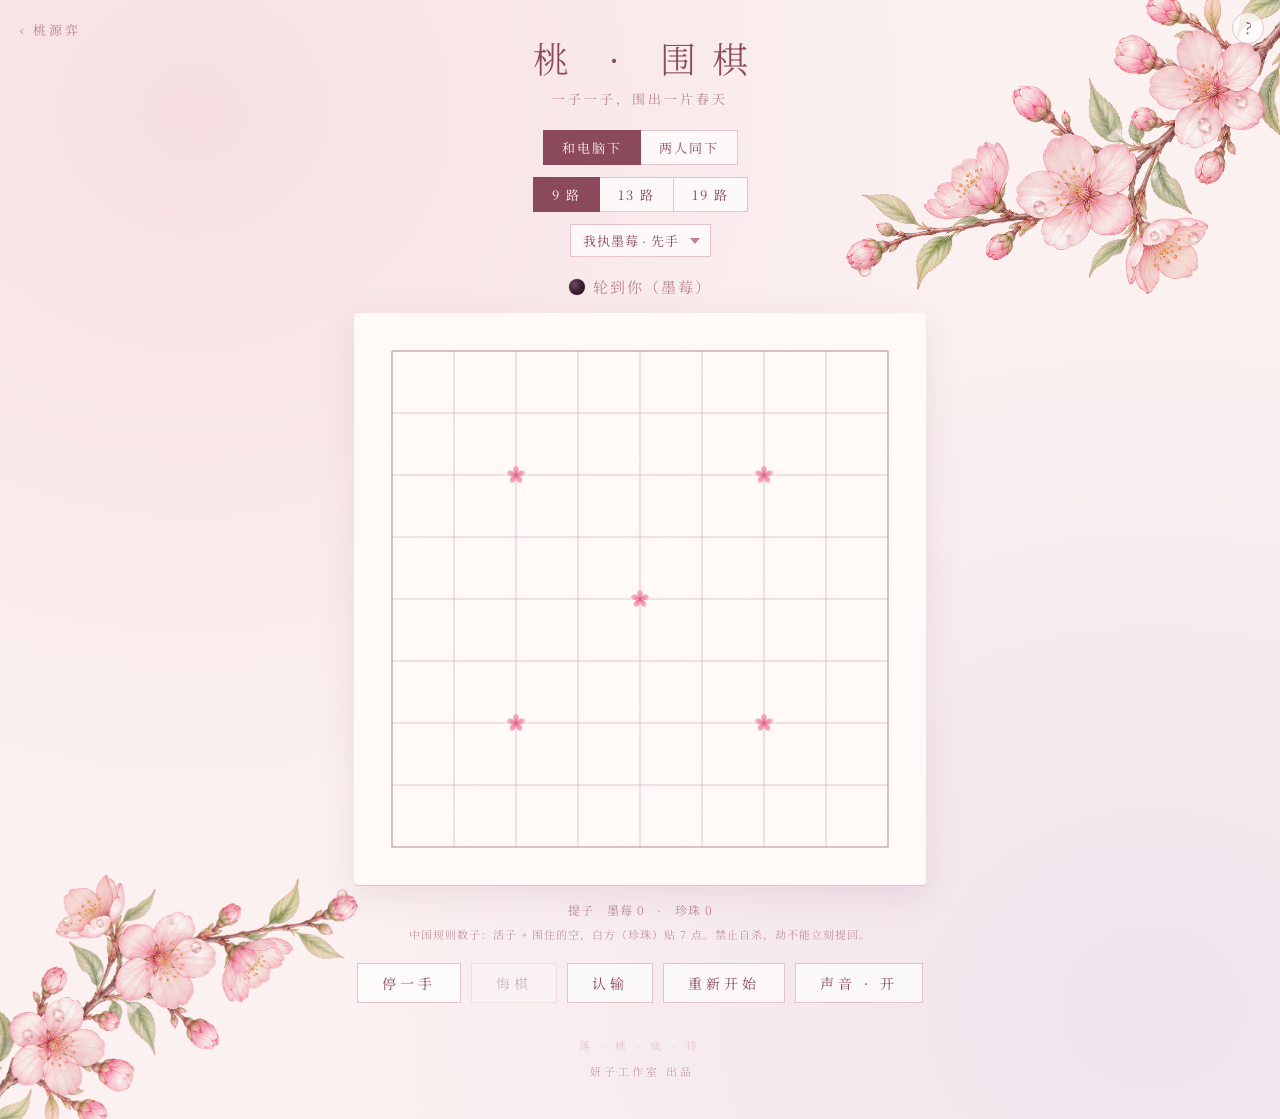
<file: weiqi.html>
<!DOCTYPE html>
<html lang="zh-CN">
<head>
<meta charset="UTF-8">
<meta name="viewport" content="width=device-width, initial-scale=1.0">
<title>围棋 · 桃源弈</title>
<meta property="og:type" content="website">
<meta property="og:site_name" content="桃源弈">
<meta property="og:title" content="围棋 · 桃源弈">
<meta property="og:description" content="一盘桃花信笺风格的围棋，9、13、19 路，可以和电脑下，也可以两人同下。">
<meta property="og:url" content="https://yanzi139715.github.io/gomoku/weiqi.html">
<meta property="og:image" content="https://yanzi139715.github.io/gomoku/og.png">
<meta property="og:image:width" content="1200">
<meta property="og:image:height" content="630">
<meta name="twitter:card" content="summary_large_image">
<link rel="apple-touch-icon" href="apple-touch-icon.png">
<meta name="description" content="一盘桃花信笺风格的围棋，9、13、19 路，可以和电脑下，也可以两人同下。">
<meta name="theme-color" content="#fbf1f0">
<link rel="icon" href="data:image/svg+xml,%3Csvg xmlns='http://www.w3.org/2000/svg' viewBox='0 0 64 64'%3E%3Ccircle cx='32' cy='32' r='26' fill='%236e2240'/%3E%3Cellipse cx='24' cy='22' rx='8' ry='5' fill='%23ffdcea' opacity='.5' transform='rotate(-30 24 22)'/%3E%3C/svg%3E">
<style>@font-face{font-family:'Noto Serif SC';font-weight:300;font-display:swap;src:url(fonts/noto-serif-sc-300.woff2) format('woff2')}@font-face{font-family:'Noto Serif SC';font-weight:400;font-display:swap;src:url(fonts/noto-serif-sc-400.woff2) format('woff2')}@font-face{font-family:'Noto Serif SC';font-weight:600;font-display:swap;src:url(fonts/noto-serif-sc-600.woff2) format('woff2')}</style>
<link rel="preload" href="fonts/noto-serif-sc-400.woff2" as="font" type="font/woff2" crossorigin>
<style>
*,*::before,*::after{margin:0;padding:0;box-sizing:border-box}
:root{--bg:#fbf1f0;--ink:#8a4a5c;--soft:#b98593;--line:#e6c3ca;--btn:#8a4a5c;--btnInk:#fbf1f0}
body{min-height:100vh;display:flex;flex-direction:column;align-items:center;padding:36px 16px 40px;overflow-x:hidden;
  background:var(--bg);color:var(--ink);font-family:'Noto Serif SC','Songti SC',serif;
  background-image:radial-gradient(ellipse at 15% 10%,rgba(240,190,200,.35),transparent 50%),radial-gradient(ellipse at 90% 90%,rgba(220,200,230,.35),transparent 50%);
  animation:fadein .9s ease backwards}
@keyframes fadein{from{opacity:0;transform:translateY(8px)}to{opacity:1;transform:none}}
.title{font-size:36px;font-weight:300;letter-spacing:16px;text-indent:16px;user-select:none;line-height:1.2;text-align:center}
.sub{font-size:13px;letter-spacing:3px;color:var(--soft);margin:10px 0 22px;text-align:center}
.controls{display:flex;flex-direction:column;align-items:center;gap:12px;margin-bottom:16px}
.seg{display:flex}
.seg button{font-family:inherit;font-size:13px;letter-spacing:2px;padding:7px 18px;border:1.5px solid var(--line);background:rgba(255,255,255,.7);color:var(--ink);cursor:pointer;transition:background .2s,color .2s;border-radius:0}
.seg button+button{border-left:none}
.seg button.on{background:var(--btn);color:var(--btnInk);border-color:var(--btn)}
.subrow{display:flex;gap:10px;flex-wrap:wrap;justify-content:center}
select{font-family:inherit;font-size:13px;letter-spacing:1px;color:var(--ink);background:rgba(255,255,255,.7);border:1.5px solid var(--line);padding:6px 30px 6px 12px;cursor:pointer;appearance:none;-webkit-appearance:none;border-radius:0;
  background-image:url("data:image/svg+xml,%3Csvg xmlns='http://www.w3.org/2000/svg' width='10' height='6'%3E%3Cpath d='M0 0l5 6 5-6z' fill='%23b98593'/%3E%3C/svg%3E");background-repeat:no-repeat;background-position:right 10px center}
select:focus{outline:none;border-color:var(--ink)}
.status{min-height:28px;font-size:15px;letter-spacing:2px;color:var(--soft);margin-bottom:12px;display:flex;align-items:center;justify-content:center;flex-wrap:wrap;gap:8px;user-select:none;text-align:center;max-width:548px;line-height:1.6}
.status.win{color:var(--ink);font-size:17px}
.dot{width:16px;height:16px;border-radius:50%;display:inline-block;box-shadow:0 0 0 1px rgba(0,0,0,.08)}
.dot.p1{background:radial-gradient(circle at 35% 35%,#6d4a63,#3e2235 45%,#1c0c17)}
.dot.p2{background:radial-gradient(circle at 35% 35%,#fffdfb,#f6eeee 50%,#d3c4cf)}
.thinking{display:inline-flex;gap:3px;margin-left:2px}
.thinking i{width:4px;height:4px;border-radius:50%;background:var(--soft);animation:blink 1.2s infinite}
.thinking i:nth-child(2){animation-delay:.2s}.thinking i:nth-child(3){animation-delay:.4s}
@keyframes blink{0%,80%,100%{opacity:.2}40%{opacity:1}}
.frame{padding:12px;background:#fffaf8;border-radius:4px;box-shadow:0 1px 0 #e6c3ca,0 10px 34px rgba(140,70,90,.12)}
#board{display:block;width:min(calc(100vw - 56px),548px);height:auto;cursor:pointer;touch-action:manipulation;border-radius:2px}
.info{min-height:20px;font-size:12px;letter-spacing:1px;color:var(--soft);margin-top:14px;text-align:center;max-width:548px;line-height:1.8}
.rule{font-size:11px;letter-spacing:1px;color:var(--soft);opacity:.85;margin-top:4px;text-align:center;max-width:548px;line-height:1.8}
.actions{display:flex;gap:10px;margin-top:18px;flex-wrap:wrap;justify-content:center}
.restart{font-family:inherit;font-size:14px;letter-spacing:4px;padding:9px 24px;border:1.5px solid var(--line);background:rgba(255,255,255,.7);color:var(--ink);cursor:pointer;transition:background .2s,color .2s}
@media(max-width:440px){.restart{padding:8px 13px;letter-spacing:2px;font-size:13px}.actions{gap:8px}.title{font-size:32px;letter-spacing:12px;text-indent:12px}}
.restart:disabled{opacity:.35;cursor:default}
.restart:not(:disabled):hover{background:var(--btn);color:var(--btnInk);border-color:var(--btn)}
.footer{margin-top:34px;font-size:11px;letter-spacing:4px;color:var(--line);user-select:none}
.hidden{display:none!important}
.back{position:absolute;top:14px;left:16px;z-index:5;font-size:13px;letter-spacing:3px;color:var(--soft);text-decoration:none;padding:6px 10px 6px 4px;font-family:inherit}
.back:hover{color:var(--ink)}
.help{position:absolute;top:12px;right:16px;z-index:5;width:32px;height:32px;border-radius:50%;border:1.5px solid var(--line);background:rgba(255,255,255,.7);color:var(--ink);font-family:inherit;font-size:16px;line-height:1;cursor:pointer;transition:background .2s,color .2s}
.help:hover{background:var(--ink);color:#fbf1f0;border-color:var(--ink)}
.rules-mask{position:fixed;inset:0;background:rgba(120,60,80,.18);-webkit-backdrop-filter:blur(3px);backdrop-filter:blur(3px);display:flex;align-items:center;justify-content:center;padding:16px;z-index:50;opacity:0;pointer-events:none;transition:opacity .25s}
.rules-mask.on{opacity:1;pointer-events:auto}
.rules{background:#fffaf8;max-width:440px;width:100%;max-height:84vh;overflow:auto;padding:26px 22px 20px;box-shadow:0 20px 50px rgba(140,70,90,.22);border-radius:4px;color:var(--ink);transform:translateY(10px);transition:transform .25s;text-align:left}
.rules-mask.on .rules{transform:none}
.rules h3{font-weight:400;font-size:20px;letter-spacing:8px;text-indent:8px;text-align:center;margin-bottom:6px}
.rules h4{font-weight:600;font-size:14px;letter-spacing:2px;margin:16px 0 4px}
.rules p,.rules li{font-size:13.5px;line-height:1.85;letter-spacing:.5px;color:#7a4a58}
.rules ul{padding-left:1.2em}.rules li{margin:2px 0}.rules b{font-weight:600;color:var(--ink)}
.rules .close{display:block;margin:20px auto 0;font-family:inherit;font-size:14px;letter-spacing:4px;padding:8px 30px;border:1.5px solid var(--line);background:#fff;color:var(--ink);cursor:pointer}
.studio{margin-top:10px;font-size:11px;letter-spacing:3px;text-indent:3px;color:var(--soft);opacity:.75;user-select:none;position:relative}
</style>
</head>
<body>
<a class="back" href="./">‹ 桃源弈</a>
<button class="help" id="helpBtn" aria-label="规则说明">?</button>
<div class="rules-mask" id="rulesMask" role="dialog" aria-modal="true" aria-label="围棋怎么下"><div class="rules"><h3>围棋怎么下</h3><h4>目标</h4><p>用棋子围出更大的地盘。下完后数一数：自己活着的棋子，加上被自己围住的空点，多的一方赢。</p>
<h4>怎么下</h4><ul><li>墨莓（黑）先下，双方轮流把棋子放在交叉点上，放下就不能再挪。</li><li>棋子上下左右挨着的空点叫「气」，连在一起的同色棋子共用气。</li><li>一块棋的气全部被对方堵住，就会被「提」掉，从棋盘上拿走。</li></ul>
<h4>不能下的地方</h4><ul><li><b>自杀</b>：落下去自己就没有气、又提不到对方的子，这种地方不能下。</li><li><b>打劫</b>：自己的一颗子刚被提掉，不能马上在原地把对方那颗提回来，要先在别处下一手。</li></ul>
<h4>结束和数子</h4><ul><li>觉得已经没有地方好下了，就点「停一手」。双方连着各停一手，棋局结束。</li><li>和电脑下时，你停一手后，电脑觉得自己领先、或者已经没有值得下的地方，才会跟着停；落后的话它会接着下。</li><li>结束后，点一下已经活不了的子，它周围连着的、被同一片空点隔开的同色子会一起标成死子（再点一下取消），然后点「确认数子」看结果。</li><li>黑方先下占了便宜，所以白方（珍珠）额外加分：9 路贴 7 点，13 路和 19 路贴 7.5 点。</li><li>轮到你下的时候，也可以点「认输」。</li></ul>
<h4>初学建议</h4><p>先从 9 路小棋盘下起，一盘十几分钟就能下完。13 路、19 路也能和电脑下，棋盘越大一盘越长，电脑在大棋盘上也下得更随意一些。</p><button class="close">知道啦</button></div></div>
<div class="title">桃 · 围棋</div>
<div class="sub">一子一子，围出一片春天</div>

<div class="controls">
  <div class="seg" id="modeSeg"><button class="on" data-m="pvc">和电脑下</button><button data-m="pvp">两人同下</button></div>
  <div class="seg" id="sizeSeg"><button class="on" data-n="9">9 路</button><button data-n="13">13 路</button><button data-n="19">19 路</button></div>
  <div class="subrow" id="pvcOpts">
    <select id="side"><option value="1" selected>我执墨莓 · 先手</option><option value="2">我执珍珠 · 后手</option></select>
  </div>
</div>

<div class="status" id="status"></div>
<div class="frame"><canvas id="board" aria-label="围棋棋盘"></canvas></div>
<div class="info" id="info"></div>
<div class="rule" id="rule"></div>
<div class="actions">
  <button class="restart" id="pass">停一手</button><button class="restart" id="undo">悔棋</button><button class="restart" id="resign">认输</button>
  <button class="restart hidden" id="confirm">确认数子</button><button class="restart hidden" id="resume">继续下棋</button>
  <button class="restart" id="restart">重新开始</button><button class="restart" id="sound">声音 · 开</button>
</div>
<div class="footer">落 · 桃 · 成 · 诗</div>
<div class="studio">妍子工作室 出品</div>

<script id="engine">
// ================= 规则内核 + 电脑（页面和后台线程共用同一份源码） =================
let N=9,N2=81,NB=[],DG=[];
function geom(n){N=n;N2=n*n;NB=[];DG=[];
  for(let r=0;r<n;r++)for(let c=0;c<n;c++){const nb=[],dg=[];
    for(const[dr,dc]of[[-1,0],[1,0],[0,-1],[0,1]]){const a=r+dr,b=c+dc;if(a>=0&&a<n&&b>=0&&b<n)nb.push(a*n+b)}
    for(const[dr,dc]of[[-1,-1],[-1,1],[1,-1],[1,1]]){const a=r+dr,b=c+dc;if(a>=0&&a<n&&b>=0&&b<n)dg.push(a*n+b)}
    NB.push(nb);DG.push(dg)}}
let STAMP=new Int32Array(361),LSTAMP=new Int32Array(361),CH=new Int32Array(361),stampC=0,chainN=0,LIB=-1;
// 找出 i 所在的连块，存进 CH[0..chainN)，返回它的气数；LIB 记下其中一口气
function chainF(b,i){const col=b[i];stampC++;chainN=0;CH[chainN++]=i;STAMP[i]=stampC;let libs=0;LIB=-1;
  for(let k=0;k<chainN;k++){const nb=NB[CH[k]];for(let q=0;q<nb.length;q++){const j=nb[q],v=b[j];
    if(v===0){if(LSTAMP[j]!==stampC){LSTAMP[j]=stampC;libs++;LIB=j}}else if(v===col&&STAMP[j]!==stampC){STAMP[j]=stampC;CH[chainN++]=j}}}
  return libs}
// 落子并提子；返回提了几子，自杀返回 -1（并撤回）
function playMove(b,i,col,out){
  b[i]=col;const opp=3-col;let cap=0;const nb=NB[i];
  for(let q=0;q<nb.length;q++){const j=nb[q];if(b[j]===opp&&chainF(b,j)===0){const n=chainN;for(let k=0;k<n;k++){const x=CH[k];b[x]=0;if(out)out.push(x)}cap+=n}}
  if(cap===0&&chainF(b,i)===0){b[i]=0;return-1}
  return cap}
// 数子：活子 + 只被一种颜色围住的空；dead 里的子视为已被提走
function scoreBoard(b,deadSet){
  let a=b;if(deadSet&&deadSet.size){a=Int8Array.from(b);deadSet.forEach(i=>a[i]=0)}
  let bs=0,ws=0,bt=0,wt=0;const t=new Int8Array(N2),seen=new Uint8Array(N2);
  for(let i=0;i<N2;i++){if(a[i]===1)bs++;else if(a[i]===2)ws++}
  for(let i=0;i<N2;i++){if(a[i]!==0||seen[i])continue;const st=[i];seen[i]=1;let touch=0;
    for(let k=0;k<st.length;k++){const nb=NB[st[k]];for(let q=0;q<nb.length;q++){const j=nb[q],v=a[j];if(v===0){if(!seen[j]){seen[j]=1;st.push(j)}}else touch|=v}}
    if(touch===1){bt+=st.length;for(const x of st)t[x]=1}else if(touch===2){wt+=st.length;for(const x of st)t[x]=2}}
  return{bs,ws,bt,wt,terr:t}}
// 自己的眼：四周都是自己的子，斜角最多一个不是（边上一个都不能少）
function isEye(b,i,col){const nb=NB[i];for(let q=0;q<nb.length;q++)if(b[nb[q]]!==col)return false;
  const dg=DG[i];let bad=0;for(let q=0;q<dg.length;q++)if(b[dg[q]]!==col)bad++;return dg.length<4?bad===0:bad<=1}

// —— 模拟对局：随机但不傻（不填眼、不把一串子送进虎口、先提打吃、先逃被打吃的子） ——
function rndMove(b,col){const s=(Math.random()*N2)|0;
  for(let k=0;k<N2;k++){let i=s+k;if(i>=N2)i-=N2;
    if(b[i]!==0||isEye(b,i,col))continue;
    const r=playMove(b,i,col,null);if(r<0)continue;
    if(r===0&&chainF(b,i)===1&&chainN>=2){b[i]=0;continue}
    return i}
  return-1}
function replyTo(b,last,col){const opp=3-col;
  if(b[last]===opp&&chainF(b,last)===1){const L=LIB;if(playMove(b,L,col,null)>=0)return L}
  const nb=NB[last];
  for(let q=0;q<nb.length;q++){const j=nb[q];if(b[j]!==col||chainF(b,j)!==1)continue;const L=LIB;
    const r=playMove(b,L,col,null);if(r<0)continue;
    if(r>0||chainF(b,L)>=2)return L;
    b[L]=0}
  return-1}
function playout(b,col,last,acc){let ps=0,n=0;const lim=N2*3;
  while(ps<2&&n<lim){let mv=last>=0&&b[last]?replyTo(b,last,col):-1;if(mv<0)mv=rndMove(b,col);
    ps=mv<0?ps+1:0;last=mv;col=3-col;n++}
  let s=0;
  for(let i=0;i<N2;i++){let v=b[i];if(!v){const nb=NB[i];let t=0;for(let q=0;q<nb.length;q++)t|=b[nb[q]];v=t}
    if(v===1){s++;acc[i]++}else if(v===2){s--;acc[i]--}}
  return s}

// —— 想一步：先用规则挑候选，再用模拟对局比较；顺便估计每个点最后归谁，用来判断要不要停一手 ——
// q={n,b,col,komi,passes,prev,budget}；返回 {move:-1 表示停一手, ms, est, stat, po}
function think(q){const t0=performance.now();if(N!==q.n||NB.length!==q.n*q.n)geom(q.n);
  const b0=Int8Array.from(q.b),ac=q.col,oc=3-ac,sgn=ac===1?1:-1,komi=q.komi,prev=q.prev;
  let stones=0;for(let i=0;i<N2;i++)if(b0[i])stones++;
  const early=stones<N2*.3,mid=(N-1)/2,cands=[];
  for(let i=0;i<N2;i++){if(b0[i])continue;
    const b=Int8Array.from(b0),cap=playMove(b,i,ac,null);if(cap<0)continue;
    if(cap===1&&prev){let same=true;for(let k=0;k<N2;k++)if(b[k]!==prev[k]){same=false;break}if(same)continue}   // 打劫
    if(cap===0&&isEye(b0,i,ac))continue;                                                                          // 不填自己的眼
    let h=0,tac=0;const libs=chainF(b,i),sz=chainN;
    if(cap){h+=4+cap*3;tac=1}                                                       // 提子
    if(libs===1)h-=cap?1:6+sz*3;else if(libs===2)h-=.5;else if(libs>=3)h+=.5;       // 别自己送进虎口
    const nb=NB[i];let own=0;
    for(let k=0;k<nb.length;k++){const j=nb[k];
      if(b0[j]===ac){own++;if(chainF(b0,j)===1&&(libs>=2||cap)){h+=6+chainN*3;tac=1}}   // 救被打吃的子
      else if(b0[j]===oc&&b[j]===oc){const l0=chainF(b0,j),n0=chainN;if(l0>1&&chainF(b,j)===1&&libs>=2){h+=1.5+n0;if(n0>1)tac=1}}}  // 打吃
    if(own===nb.length&&!cap)h-=4;                                                  // 别往自己地里填
    const r=Math.floor(i/N),c=i%N,d=Math.min(r,c,N-1-r,N-1-c);
    h+=d===0?-3:d===1?-.5:.5;
    if(stones<4)h-=(Math.abs(r-mid)+Math.abs(c-mid))*.4;
    else{let near=false;for(let dr=-2;dr<=2&&!near;dr++)for(let dc=-2;dc<=2;dc++){const a=r+dr,e=c+dc;if(a>=0&&a<N&&e>=0&&e<N&&b0[a*N+e]){near=true;break}}if(!near)h-=2}
    h+=Math.random()*.6;
    cands.push({i,b,h,tac,w:0,n:0,s:0})}
  if(!cands.length)return{move:-1,ms:performance.now()-t0,po:0,why:'none'};
  cands.sort((a,b)=>b.h-a.h);
  const K=N===9?12:N===13?14:16,top=cands.slice(0,K),acc=new Int32Array(N2),tmp=new Int8Array(N2);let tot=0;
  const run=c=>{tmp.set(c.b);const m=(playout(tmp,oc,c.i,acc)-komi)*sgn;c.n++;c.s+=m;if(m>0)c.w++;tot++};
  for(let rep=0;rep<2;rep++)for(const c of top)run(c);
  while(performance.now()-t0<q.budget){
    for(let z=0;z<8;z++){let best=top[0],bv=-1e9;const lg=Math.log(tot);
      for(const c of top){const v=c.w/c.n+.5*Math.sqrt(lg/c.n)+c.h*.04/c.n;if(v>bv){bv=v;best=c}}
      run(best)}}
  // 每个点最后归谁（从电脑这边看，+1 电脑，-1 对方）
  const own=new Float32Array(N2);let est=0,ai=0,op=0,settled=0;
  for(let i=0;i<N2;i++){const o=acc[i]/tot*sgn;own[i]=o;if(o>.4)ai++;else if(o<-.4)op++;if(Math.abs(o)>.7)settled++}
  for(const c of top)est+=c.s;est/=tot;
  const stat=ai-op+(ac===2?komi:-komi);
  const val=c=>.55*c.w/c.n+.45*(.5+.5*Math.tanh(c.s/c.n/(N*1.2)))+c.h*.02;   // 胜率 + 赢多少（大优/大劣时胜率会饱和） + 规则加分
  const useful=early?top:top.filter(c=>c.tac||Math.abs(own[c.i])<.7);
  let best=null,bv=-1e9;for(const c of(useful.length?useful:top)){const v=val(c);if(v>bv){bv=v;best=c}}
  const out={ms:performance.now()-t0,po:tot,est:Math.round(est*10)/10,stat,settled:Math.round(settled/N2*100)/100,wr:Math.round(best.w/best.n*100)/100,useful:useful.length};
  const ahead=est>0&&stat>0;
  if(!early&&q.passes===1&&ahead)return Object.assign(out,{move:-1,why:'ahead'});   // 对方停了，自己领先：停
  if(!early&&!useful.length)return Object.assign(out,{move:-1,why:'nothing'});      // 只剩填自己地/送死的点：停
  return Object.assign(out,{move:best.i})}
</script>
<script>
// ================= 基础 =================
const TOT=548,PAD=26;
const cv=document.getElementById('board'),ctx=cv.getContext('2d');
const DPR=Math.min(2,window.devicePixelRatio||1),total=TOT;
const NAMES=['墨莓','珍珠'];
const KOMI={9:7,13:7.5,19:7.5};
const KOMI_TXT={9:'7 点',13:'3.75 子（7.5 点）',19:'3.75 子（7.5 点）'};
let CELL=0,R0=0,STARS=[];
let mode='pvc',phase='play',bd,cur,caps,passes,last,dead=new Set(),result=null,snaps=[],stoneT,fades=[],parts=[];
let hover=null,hoverOK=false,touchPending=null,gid=0,busy=false,flashMsg='',flashTimer=0,animUntil=0,resignArm=0,terr=null,scoreInfo=null;
const $=id=>document.getElementById(id);
const P=i=>({x:PAD+(i%N)*CELL,y:PAD+Math.floor(i/N)*CELL});
const rand=(a,b)=>a+Math.random()*(b-a);
const human=()=>+$('side').value;
const aiColor=()=>3-human();

function setupBoard(n){
  geom(n);CELL=(TOT-2*PAD)/(n-1);R0=Math.min(CELL*.47,24);
  cv.width=cv.height=total*DPR;ctx.setTransform(DPR,0,0,DPR,0,0);
  const pts=n===9?[[2,2],[2,6],[6,2],[6,6],[4,4]]:n===13?[[3,3],[3,9],[9,3],[9,9],[6,6]]:[3,9,15].flatMap(r=>[3,9,15].map(c=>[r,c]));
  STARS=pts.map(([r,c])=>r*n+c);
}

// ================= 桃花信笺：画法（同五子棋） =================
const fibers=[];for(let i=0;i<700;i++)fibers.push([Math.random()*total,Math.random()*total,Math.random()*8+2,Math.random()*3,Math.random()*.06]);
function drawBg(){
  ctx.fillStyle='#fffaf8';ctx.fillRect(0,0,total,total);
  ctx.lineWidth=.6;for(const[x,y,l,a,o]of fibers){ctx.strokeStyle=`rgba(200,140,150,${o})`;ctx.beginPath();ctx.moveTo(x,y);ctx.lineTo(x+Math.cos(a)*l,y+Math.sin(a)*l);ctx.stroke()}
  ctx.strokeStyle='rgba(170,100,120,.42)';ctx.lineWidth=.8;
  for(let i=0;i<N;i++){const p=PAD+i*CELL;ctx.beginPath();ctx.moveTo(PAD,p);ctx.lineTo(total-PAD,p);ctx.stroke();ctx.beginPath();ctx.moveTo(p,PAD);ctx.lineTo(p,total-PAD);ctx.stroke()}
  ctx.lineWidth=1.3;ctx.strokeRect(PAD,PAD,total-PAD*2,total-PAD*2);
  const fs=Math.min(5.6,CELL*.17);for(const i of STARS){const{x,y}=P(i);petalFlower(x,y,fs)}
}
function blob(x,y,r,col,a){const b=ctx.createRadialGradient(x,y,0,x,y,r);b.addColorStop(0,col.replace('A',a));b.addColorStop(1,col.replace('A',0));ctx.fillStyle=b;ctx.fillRect(x-r,y-r,r*2,r*2)}
function drawShadow(x,y,p,s,lift=0){const R=R0*s,t=p===1?'70,25,45':'150,110,130',off=1+lift*1.6,sp=1+lift*.35,a=1-lift*.55;
  const sx=x+R*.18*off,sy=y+R*.26*off,sg=ctx.createRadialGradient(sx,sy,R*.3,sx,sy,R*1.25*sp);
  sg.addColorStop(0,`rgba(${t},${.30*a})`);sg.addColorStop(.6,`rgba(${t},${.12*a})`);sg.addColorStop(1,`rgba(${t},0)`);ctx.fillStyle=sg;ctx.beginPath();ctx.ellipse(sx,sy,R*1.25*sp,R*1.1*sp,0,0,7);ctx.fill();
  if(lift>.6)return;const cx=x+R*.05,cy=y+R*.12,cg=ctx.createRadialGradient(cx,cy,R*.75,cx,cy,R*1.04);cg.addColorStop(0,`rgba(${t},${.35*(1-lift/.6)})`);cg.addColorStop(1,`rgba(${t},0)`);ctx.fillStyle=cg;ctx.beginPath();ctx.arc(cx,cy,R*1.04,0,7);ctx.fill()}
function drawStone(x,y,p,s){const R=R0*s;
  ctx.save();ctx.beginPath();ctx.arc(x,y,R,0,7);ctx.clip();
  const base=ctx.createRadialGradient(x-R*.35,y-R*.4,R*.1,x,y,R*1.05);
  if(p===1){base.addColorStop(0,'#6d4a63');base.addColorStop(.45,'#3e2235');base.addColorStop(1,'#1c0c17')}
  else{base.addColorStop(0,'#fffdfb');base.addColorStop(.5,'#f6eeee');base.addColorStop(.85,'#e6d9df');base.addColorStop(1,'#d3c4cf')}
  ctx.fillStyle=base;ctx.fillRect(x-R,y-R,R*2,R*2);
  ctx.globalCompositeOperation=p===1?'screen':'soft-light';const k=p===1?1:1.6;
  blob(x+R*.35,y-R*.15,R*.75,'rgba(120,200,190,A)',.22*k);blob(x-R*.4,y+R*.35,R*.8,'rgba(230,140,190,A)',.25*k);blob(x+R*.25,y+R*.45,R*.6,'rgba(170,150,240,A)',.2*k);
  ctx.globalCompositeOperation='source-over';
  const rim=ctx.createRadialGradient(x-R*.1,y-R*.1,R*.7,x,y,R);rim.addColorStop(0,'rgba(255,240,245,0)');rim.addColorStop(1,p===1?'rgba(255,200,225,.22)':'rgba(255,255,255,.35)');ctx.fillStyle=rim;ctx.fillRect(x-R,y-R,R*2,R*2);
  blob(x-R*.32,y-R*.38,R*.55,'rgba(255,255,255,A)',p===1?.35:.75);blob(x-R*.36,y-R*.42,R*.13,'rgba(255,255,255,A)',p===1?.85:1);
  ctx.restore()}
function petal(x,y,s,col){ctx.fillStyle=col;ctx.beginPath();ctx.moveTo(x,y+s);ctx.bezierCurveTo(x-s*1.0,y+s*.25,x-s*.7,y-s*.85,x,y-s);ctx.bezierCurveTo(x+s*.7,y-s*.85,x+s*1.0,y+s*.25,x,y+s);ctx.fill()}
function petalFlower(x,y,s){ctx.save();ctx.translate(x,y);
  for(let k=0;k<5;k++){ctx.save();ctx.rotate(k*Math.PI*2/5);const g=ctx.createRadialGradient(0,0,s*.1,0,0,s*1.7);g.addColorStop(0,'#d9577f');g.addColorStop(.3,'#f08aa8');g.addColorStop(1,'#f9bccb');petal(0,-s*.9,s*.78,g);ctx.restore()}
  ctx.strokeStyle='#c94d74';ctx.lineWidth=.45;ctx.fillStyle='#f5cf6a';for(let k=0;k<9;k++){const a=k*Math.PI*2/9+.2,l=s*(.42+.12*(k%2));ctx.beginPath();ctx.moveTo(0,0);ctx.lineTo(Math.cos(a)*l,Math.sin(a)*l);ctx.stroke();ctx.beginPath();ctx.arc(Math.cos(a)*l,Math.sin(a)*l,s*.07,0,7);ctx.fill()}
  ctx.restore()}
function spawnPetals(x,y,first,n=5){
  if(first)for(let i=0;i<46;i++)parts.push({x:rand(-60,total),y:rand(-total*.6,-10),vx:rand(15,45),vy:rand(30,70),rot:rand(0,6),vr:rand(-2,2),life:rand(5,7),sz:rand(4,7),col:['#f6a5bb','#f18fab','#fbc4d2','#f7b3c5'][i%4]});
  for(let i=0;i<n;i++)parts.push({x,y,vx:rand(-50,50),vy:rand(-60,-10),rot:rand(0,6),vr:rand(-3,3),life:rand(1.2,2),sz:rand(3,5),col:'#f18fab'})}

// ================= 绘制循环（只在有动画时跑） =================
let raf=null,lastT=0;
function needAnim(t){return parts.length>0||fades.length>0||t<animUntil}
function frame(t){
  const dt=lastT?Math.min(.05,(t-lastT)/1000):0;lastT=t;
  drawBg();
  const marking=phase!=='play';
  const drawn=[];
  for(let i=0;i<N2;i++){if(!bd[i])continue;const{x,y}=P(i);let s=1,lift=0;const age=Math.max(0,(t-stoneT[i])/1000);
    if(age<.28){const k=age/.28,e=1-Math.pow(1-k,3);s=1.1-.1*e;lift=1-e}
    drawn.push([x,y,bd[i],s,lift,marking&&dead.has(i)])}
  for(const[x,y,p,s,l,d]of drawn){if(!d)drawShadow(x,y,p,s,l)}
  for(const[x,y,p,s,l,d]of drawn){if(d)ctx.globalAlpha=.42;drawStone(x,y-l*4,p,s);ctx.globalAlpha=1}
  // 被提的子：淡出
  for(const f of fades){const k=Math.max(0,Math.min(1,(t-f.t)/450)),{x,y}=P(f.i);ctx.globalAlpha=1-k;drawShadow(x,y,f.p,1-.12*k);drawStone(x,y,f.p,1-.12*k);ctx.globalAlpha=1}
  fades=fades.filter(f=>t-f.t<450);
  if(phase==='play'&&last!=null&&bd[last]){const{x,y}=P(last);ctx.fillStyle='#e8899e';ctx.beginPath();ctx.arc(x,y,Math.max(2,R0*.18),0,7);ctx.fill()}
  if(terr&&marking){for(let i=0;i<N2;i++){if(!terr[i])continue;const{x,y}=P(i);ctx.beginPath();ctx.arc(x,y,R0*.3,0,7);
    if(terr[i]===1){ctx.fillStyle='rgba(98,52,82,.55)';ctx.fill()}else{ctx.fillStyle='rgba(255,255,255,.92)';ctx.fill();ctx.strokeStyle='rgba(150,110,130,.75)';ctx.lineWidth=1;ctx.stroke()}}}
  if(hover!=null&&hoverOK&&canPlay()&&!bd[hover]){const{x,y}=P(hover);ctx.globalAlpha=touchPending!=null?.6:.4;drawShadow(x,y,cur,.9);drawStone(x,y,cur,.9);ctx.globalAlpha=1;
    if(touchPending!=null){ctx.strokeStyle='rgba(214,110,138,.75)';ctx.lineWidth=1.5;ctx.setLineDash([3,3]);ctx.beginPath();ctx.arc(x,y,R0+4,0,7);ctx.stroke();ctx.setLineDash([])}}
  for(const p of parts){p.life-=dt;p.x+=p.vx*dt;p.y+=p.vy*dt;p.rot+=p.vr*dt;p.vx+=Math.sin(t/500+p.y*.02)*.8;
    ctx.globalAlpha=Math.max(0,Math.min(1,p.life));ctx.save();ctx.translate(p.x,p.y);ctx.rotate(p.rot);petal(0,0,p.sz,p.col);ctx.restore();ctx.globalAlpha=1}
  parts=parts.filter(p=>p.life>0);
  raf=needAnim(t)?requestAnimationFrame(frame):null;if(!raf)lastT=0}
function kick(){if(!raf)raf=requestAnimationFrame(frame)}

// 真实对局里的试走：禁自杀 + 劫（不能让棋盘回到两手之前的样子）
function tryMove(i,col){
  if(bd[i])return{err:'occupied'};
  const b=Int8Array.from(bd),out=[],r=playMove(b,i,col,out);
  if(r<0)return{err:'suicide'};
  const str=b.join('');
  if(snaps.length>=2&&str===snaps[snaps.length-2].str)return{err:'ko'};
  return{b,caps:out,str}}
// ================= 状态 =================
function snapNow(){return{b:Int8Array.from(bd),str:bd.join(''),cur,caps:caps.slice(),passes,last}}
function restore(s){bd=Int8Array.from(s.b);cur=s.cur;caps=s.caps.slice();passes=s.passes;last=s.last;phase=passes>=2?'mark':'play'}
function canPlay(){return phase==='play'&&!busy&&(mode==='pvp'||cur===human())}
function flash(msg){flashMsg=msg;clearTimeout(flashTimer);flashTimer=setTimeout(()=>{flashMsg='';setStatus()},1800);setStatus()}
function undoTarget(){const L=snaps.length;
  if(mode==='pvp')return L-2;
  const h=human();for(let i=L-2;i>=0;i--)if(snaps[i].cur===h)return i;return-1}
function setStatus(){
  const el=$('status');el.classList.toggle('win',phase==='done');
  const dot=p=>`<span class="dot p${p}"></span> `;
  if(flashMsg)el.innerHTML=dot(cur)+flashMsg;
  else if(phase==='play'){const who=mode==='pvc'?(cur===human()?'轮到你（'+NAMES[cur-1]+'）':NAMES[cur-1]+'在想'):'轮到'+NAMES[cur-1];
    el.innerHTML=dot(cur)+(touchPending!=null?'再点一次，落在这里':who)+(busy?'<span class="thinking"><i></i><i></i><i></i></span>':'')}
  else if(phase==='mark')el.textContent='双方都停了一手。点一下棋块可标记死子（再点取消），然后确认数子';
  else el.innerHTML=(result.winner?dot(result.winner):'')+result.text;
  // 提子数 / 数子明细
  const sc=(phase!=='play'&&scoreInfo)?scoreInfo:null;
  $('info').innerHTML=sc?`墨莓 子 ${sc.bs} + 地 ${sc.bt} = <b>${sc.bs+sc.bt}</b>　·　珍珠 子 ${sc.ws} + 地 ${sc.wt} + 贴 ${KOMI_TXT[N]} = <b>${sc.ws+sc.wt+KOMI[N]}</b>`
    :`提子　墨莓 ${caps[0]}　·　珍珠 ${caps[1]}`;
  $('rule').textContent=`中国规则数子：活子 + 围住的空，白方（珍珠）贴 ${KOMI_TXT[N]}。禁止自杀，劫不能立刻提回。`;
  const play=phase==='play',mine=canPlay();
  $('pass').disabled=!mine;
  $('resign').disabled=!mine;$('resign').textContent=resignArm?'再点确认认输':'认输';
  $('undo').disabled=!(phase==='done'&&result&&result.resign)&&undoTarget()<0;
  $('confirm').classList.toggle('hidden',phase!=='mark');$('resume').classList.toggle('hidden',phase!=='mark');
  $('pass').classList.toggle('hidden',phase==='mark');$('resign').classList.toggle('hidden',phase==='mark');
}
function refreshScore(){scoreInfo=scoreBoard(bd,dead);terr=scoreInfo.terr}
function reset(){
  hush();if(snaps.length>1)sfx('pearlGather',.8,1);
  stopAI();gid++;busy=false;phase='play';cur=1;caps=[0,0];passes=0;last=null;dead=new Set();result=null;terr=null;scoreInfo=null;
  bd=new Int8Array(N2);stoneT=new Float64Array(N2);fades=[];parts=[];hover=null;touchPending=null;resignArm=0;flashMsg='';
  snaps=[snapNow()];
  setStatus();kick();
  afterMove()}
function afterMove(){setStatus();kick();if(phase==='play'&&mode==='pvc'&&cur===aiColor())thinkThen()}

function commit(i,res){
  const now=performance.now(),col=cur;touchPending=null;hover=null;resignArm=0;
  for(const x of res.caps)fades.push({i:x,p:3-col,t:now+160});
  bd=res.b;stoneT[i]=now;caps[col-1]+=res.caps.length;last=i;passes=0;cur=3-col;snaps.push(snapNow());
  animUntil=now+500;
  setTimeout(()=>clack(col),150);
  if(res.caps.length){setTimeout(()=>sfx('capture',.75,1.0+Math.random()*.05),300);
    // 被提的子化成几瓣桃花
    for(const x of res.caps){const p=P(x);setTimeout(()=>{spawnPetals(p.x,p.y,false,2);kick()},200)}}
  afterMove()}
function doPass(){
  touchPending=null;resignArm=0;passes++;last=null;cur=3-cur;snaps.push(snapNow());
  if(passes>=2){phase='mark';dead=new Set();refreshScore()}
  afterMove()}
function humanMove(i){
  const res=tryMove(i,cur);
  if(res.err==='suicide'){flash('这里没有气，是自杀，不能下');return}
  if(res.err==='ko'){flash('打劫：不能立刻提回，先去别处下一手');return}
  if(res.err)return;
  commit(i,res)}

// 标死子：从点到的子出发，经同色子和空点铺开（碰到对方的子就停），这一片里的同色子一起标
function deadRegion(g){const col=bd[g],seen=new Uint8Array(N2),st=[g],grp=[];seen[g]=1;
  for(let k=0;k<st.length;k++){const x=st[k];if(bd[x]===col)grp.push(x);for(const j of NB[x])if(!seen[j]&&bd[j]!==3-col){seen[j]=1;st.push(j)}}
  return grp}
function toGrid(e){const rc=cv.getBoundingClientRect(),mx=(e.clientX-rc.left)*(total/rc.width),my=(e.clientY-rc.top)*(total/rc.height),c=Math.round((mx-PAD)/CELL),r=Math.round((my-PAD)/CELL);return r<0||r>=N||c<0||c>=N?null:r*N+c}
function setHover(g){if(g===hover)return;hover=g;hoverOK=g!=null&&!bd[g]&&canPlay()&&!tryMove(g,cur).err;kick()}
cv.addEventListener('mousemove',e=>setHover(toGrid(e)));
cv.addEventListener('mouseleave',()=>{hover=null;kick()});
cv.addEventListener('pointerup',e=>{if(e.pointerType==='mouse'&&e.button!==0)return;const g=toGrid(e);if(g==null)return;
  if(phase==='mark'){if(!bd[g])return;const grp=deadRegion(g),on=!dead.has(g);grp.forEach(x=>on?dead.add(x):dead.delete(x));refreshScore();setStatus();kick();return}
  if(!canPlay()||bd[g])return;
  if(e.pointerType!=='mouse'&&touchPending!==g){if(tryMove(g,cur).err){humanMove(g);return}touchPending=g;hover=g;hoverOK=true;setStatus();kick();return}
  humanMove(g)});

// ================= 声音（同五子棋的珍珠声，不加胜负声） =================
let soundOn=true;try{soundOn=localStorage.getItem('gomoku-sound')!=='off'}catch(e){}
const POOL={},unlocked={v:false};
function pool(f){if(!POOL[f]){POOL[f]=[];for(let i=0;i<5;i++){const a=new Audio('sounds/'+f+'.mp3');a.preload='auto';a.preservesPitch=false;a.webkitPreservesPitch=false;POOL[f].push(a)}}return POOL[f]}
function sfx(f,vol,rate){if(!soundOn)return;const ps=pool(f),a=ps.find(x=>x.paused||x.ended)||ps[0];try{a.pause();a.currentTime=0}catch(e){}a._live=true;a.muted=false;a.volume=vol;a.playbackRate=rate;a.play().catch(()=>{})}
function unlockAudio(){if(unlocked.v)return;unlocked.v=true;['pearlDrop1','pearlDrop2','pearlDrop3','pearlDrop4','pearlDrop5','pearlPick','pearlGather','capture','winGuzheng','loseGuzheng'].forEach(f=>pool(f).forEach(a=>{a.muted=true;const p=a.play();const done=()=>{if(a._live)return;a.pause();a.currentTime=0;a.muted=false};p&&p.then?p.then(done,done):done()}))}
addEventListener('pointerdown',unlockAudio,{once:false,passive:true});
// 一局分出胜负时放一次古筝：和电脑下输了放 loseGuzheng，其余赢家都放 winGuzheng；悔棋、重新开始时停掉
function chime(lose){const g=gid;setTimeout(()=>{if(g===gid)sfx(lose?'loseGuzheng':'winGuzheng',.85,1)},250)}
function clack(p){sfx('pearlDrop'+(1+Math.floor(Math.random()*5)),.8,(p===1?.95:1.04)+(Math.random()-.5)*.04)}
function hush(){['winGuzheng','loseGuzheng'].forEach(f=>(POOL[f]||[]).forEach(a=>{if(!a.muted)a.pause()}))}
function syncSound(){$('sound').textContent=soundOn?'声音 · 开':'声音 · 关'}

// ================= 悔棋 / 认输 / 数子 =================
function undo(){
  hush();stopAI();gid++;busy=false;
  if(phase==='done'&&result&&result.resign){phase='play';result=null}
  else{const t=undoTarget();if(t<0)return;snaps.length=t+1;restore(snaps[t]);result=null;
    stoneT=new Float64Array(N2);fades=[];parts=[];dead=new Set();terr=null;scoreInfo=null}
  touchPending=null;hover=null;resignArm=0;flashMsg='';sfx('pearlPick',.7,1);afterMove()}
function resign(){
  if(!resignArm){resignArm=setTimeout(()=>{resignArm=0;setStatus()},3000);setStatus();return}
  clearTimeout(resignArm);resignArm=0;stopAI();gid++;busy=false;
  const w=3-cur;phase='done';terr=null;scoreInfo=null;chime(mode==='pvc'&&w===aiColor());
  result={resign:true,winner:w,text:mode==='pvc'?(w===human()?'电脑认输，你赢啦！':'你认输了，再来一局吧'):`${NAMES[cur-1]}认输，${NAMES[w-1]}胜`};
  setStatus();kick()}
function confirmScore(){if(phase!=='mark')return;
  refreshScore();const s=scoreInfo,B=s.bs+s.bt,W=s.ws+s.wt+KOMI[N],d=B-W;
  let w=0,text;
  if(d===0)text='平局';
  else{w=d>0?1:2;const n=Math.abs(d),ns=n%1?n:n;
    const lead=mode==='pvc'?(w===human()?'你赢啦！':NAMES[w-1]+'赢了，再来一局吧'):NAMES[w-1]+'胜';
    text=`${lead}（${ns} 点）`}
  phase='done';result={winner:w,text};if(w)chime(mode==='pvc'&&w===aiColor());
  setStatus();
  if(w){spawnPetals(0,0,true,0)}
  kick()}

// ================= 电脑：后台线程思考（引擎源码见上面 #engine），失败就在页面里算 =================
const BUDGET={9:950,13:1050,19:1150};
let worker=null,pending=null;const aiLog=[];
function mkWorker(){try{const src=$('engine').textContent+'\nonmessage=e=>{postMessage(Object.assign({id:e.data.id},think(e.data)))}';
  worker=new Worker(URL.createObjectURL(new Blob([src],{type:'text/javascript'})));
  worker.onmessage=e=>onAI(e.data);
  worker.onerror=e=>{e.preventDefault&&e.preventDefault();worker=null;if(pending)runLocal(pending)}}catch(e){worker=null}}
mkWorker();
function stopAI(){if(pending&&worker){worker.terminate();worker=null;mkWorker()}pending=null}
function runLocal(p){setTimeout(()=>{if(p.id!==gid)return;onAI(Object.assign({id:p.id},think(p.req)))},30)}
function thinkThen(){busy=true;setStatus();const L=snaps.length;
  pending={id:gid,t0:performance.now(),req:{id:gid,n:N,b:Array.from(bd),col:aiColor(),komi:KOMI[N],passes,prev:L>=2?Array.from(snaps[L-2].b):null,budget:BUDGET[N]}};
  if(worker)worker.postMessage(pending.req);else runLocal(pending)}
function onAI(r){if(!pending||r.id!==pending.id||r.id!==gid)return;const p=pending;pending=null;
  const wait=Math.max(0,300-(performance.now()-p.t0));
  setTimeout(()=>{if(p.id!==gid)return;
    aiLog.push({ms:Math.round(r.ms),total:Math.round(performance.now()-p.t0),move:r.move,why:r.why,po:r.po,est:r.est,stat:r.stat,n:N});
    busy=false;
    if(r.move>=0){const res=tryMove(r.move,aiColor());if(!res.err){commit(r.move,res);return}}
    doPass();if(phase==='play')flash('电脑停了一手，轮到你')},wait)}

// ================= 控件 =================
function syncModeBtns(){document.querySelectorAll('#modeSeg button').forEach(x=>x.classList.toggle('on',x.dataset.m===mode));$('pvcOpts').classList.toggle('hidden',mode!=='pvc');}
$('modeSeg').onclick=e=>{const b=e.target.closest('button');if(!b||b.dataset.m===mode)return;
  mode=b.dataset.m;syncModeBtns();reset()};
$('sizeSeg').onclick=e=>{const b=e.target.closest('button');if(!b||+b.dataset.n===N)return;
  document.querySelectorAll('#sizeSeg button').forEach(x=>x.classList.toggle('on',x===b));
  setupBoard(+b.dataset.n);syncModeBtns();reset()};
$('side').onchange=reset;
$('restart').onclick=reset;
$('undo').onclick=undo;
$('pass').onclick=()=>{if(canPlay())doPass()};
$('resign').onclick=()=>{if(canPlay())resign()};
$('confirm').onclick=confirmScore;
$('resume').onclick=()=>{passes=0;snaps[snaps.length-1]=snapNow();phase='play';dead=new Set();terr=null;scoreInfo=null;afterMove()};
$('sound').onclick=()=>{soundOn=!soundOn;try{localStorage.setItem('gomoku-sound',soundOn?'on':'off')}catch(e){}syncSound();if(soundOn)clack(1)};
syncSound();
setupBoard(9);
syncModeBtns();
reset();
</script>
<script>
(function(){const m=document.getElementById('rulesMask'),open=()=>m.classList.add('on'),close=()=>m.classList.remove('on');
  document.getElementById('helpBtn').addEventListener('click',open);m.addEventListener('click',e=>{if(e.target===m||e.target.classList.contains('close'))close()});
  addEventListener('keydown',e=>{if(e.key==='Escape')close()})})();
</script>
<script>try{localStorage.setItem('taoyuan-last','weiqi.html')}catch(e){}</script>
<!-- 信笺下拉菜单：盖住原生下拉框，点开换成桃花信笺样式的菜单；原生框留着显示当前值，游戏逻辑照旧读它 -->
<style>
.psel-wrap{position:relative;display:inline-block}
.psel-hit{position:absolute;inset:0;width:100%;height:100%;opacity:0;cursor:pointer;border:0;background:none;padding:0;margin:0}
.psel-hit:focus-visible+select,.psel-wrap.open select{border-color:var(--ink,#8a4a5c)}
.psel-menu{position:fixed;z-index:1000;min-width:120px;max-height:min(60vh,420px);overflow-y:auto;padding:6px;background:#fffaf8;border:1px solid #ecc7cf;border-radius:8px;
  box-shadow:0 2px 6px rgba(140,70,90,.08),0 16px 36px rgba(140,70,90,.18);font-family:'Noto Serif SC','Songti SC',serif;animation:pselIn .18s cubic-bezier(.2,.7,.3,1) both;-webkit-tap-highlight-color:transparent}
@keyframes pselIn{from{opacity:0;transform:translateY(-4px) scale(.98)}to{opacity:1;transform:none}}
.psel-menu button{display:flex;align-items:center;gap:10px;width:100%;text-align:left;border:0;background:none;font:inherit;font-size:14px;letter-spacing:1px;color:#8a4a5c;padding:9px 14px 9px 10px;border-radius:5px;cursor:pointer;white-space:nowrap}
.psel-menu button::before{content:'';flex:none;width:7px;height:7px;border-radius:50%;background:transparent}
.psel-menu button[aria-selected=true]{color:#c94d74;background:rgba(246,186,204,.22)}
.psel-menu button[aria-selected=true]::before{background:radial-gradient(circle at 35% 30%,#fff 0 20%,#f08aa8 60%,#d9577f 100%)}
.psel-menu button:hover,.psel-menu button:focus-visible{background:rgba(246,186,204,.32);outline:none}
@media(prefers-reduced-motion:reduce){.psel-menu{animation:none}}
</style>
<script>
(()=>{let menu=null,cur=null;
  function close(){if(!menu)return;menu.remove();menu=null;if(cur){cur.parentNode.classList.remove('open');cur=null}}
  function open(sel,hit){close();if(sel.disabled)return;cur=sel;sel.parentNode.classList.add('open');
    menu=document.createElement('div');menu.className='psel-menu';menu.setAttribute('role','listbox');
    [...sel.options].forEach(o=>{const b=document.createElement('button');b.type='button';b.setAttribute('role','option');b.textContent=o.textContent;b.disabled=o.disabled;
      b.setAttribute('aria-selected',o.selected);b.onclick=e=>{e.stopPropagation();const ch=sel.value!==o.value;sel.value=o.value;close();hit.focus({preventScroll:true});if(ch)sel.dispatchEvent(new Event('change',{bubbles:true}))};menu.appendChild(b)});
    document.body.appendChild(menu);
    const r=sel.getBoundingClientRect(),w=Math.max(r.width,menu.offsetWidth),h=menu.offsetHeight;
    let x=Math.min(Math.max(8,r.left),innerWidth-w-8),y=r.bottom+6;if(y+h>innerHeight-8&&r.top-h-6>8)y=r.top-h-6;
    menu.style.left=x+'px';menu.style.top=y+'px';menu.style.minWidth=r.width+'px';
    (menu.querySelector('[aria-selected=true]')||menu.firstChild).focus({preventScroll:true})}
  function enhance(sel){if(sel.dataset.psel)return;sel.dataset.psel=1;sel.tabIndex=-1;
    const wrap=document.createElement('span');wrap.className='psel-wrap';sel.replaceWith(wrap);
    const hit=document.createElement('button');hit.type='button';hit.className='psel-hit';hit.setAttribute('aria-haspopup','listbox');hit.setAttribute('aria-label',sel.getAttribute('aria-label')||'选择');
    wrap.append(hit,sel);
    hit.addEventListener('click',e=>{e.stopPropagation();cur===sel?close():open(sel,hit)})}
  // 点菜单外面就收起；iPhone 点空白处不发 click，所以用 pointerdown（点自己这个框交给它的开关处理）
  addEventListener('pointerdown',e=>{if(menu&&!menu.contains(e.target)&&!(cur&&cur.parentNode.contains(e.target)))close()},true);
  addEventListener('keydown',e=>{if(!menu)return;const bs=[...menu.querySelectorAll('button:not(:disabled)')],i=bs.indexOf(document.activeElement);
    if(e.key==='Escape'){close();e.preventDefault()}else if(e.key==='ArrowDown'){bs[(i+1)%bs.length].focus();e.preventDefault()}else if(e.key==='ArrowUp'){bs[(i-1+bs.length)%bs.length].focus();e.preventDefault()}});
  addEventListener('resize',close);addEventListener('scroll',close,true);
  const scan=()=>document.querySelectorAll('select:not([data-psel])').forEach(enhance);scan();
  new MutationObserver(scan).observe(document.body,{childList:true,subtree:true})})();
</script>
<script src="peach.js"></script>
</body>
</html>
</file>
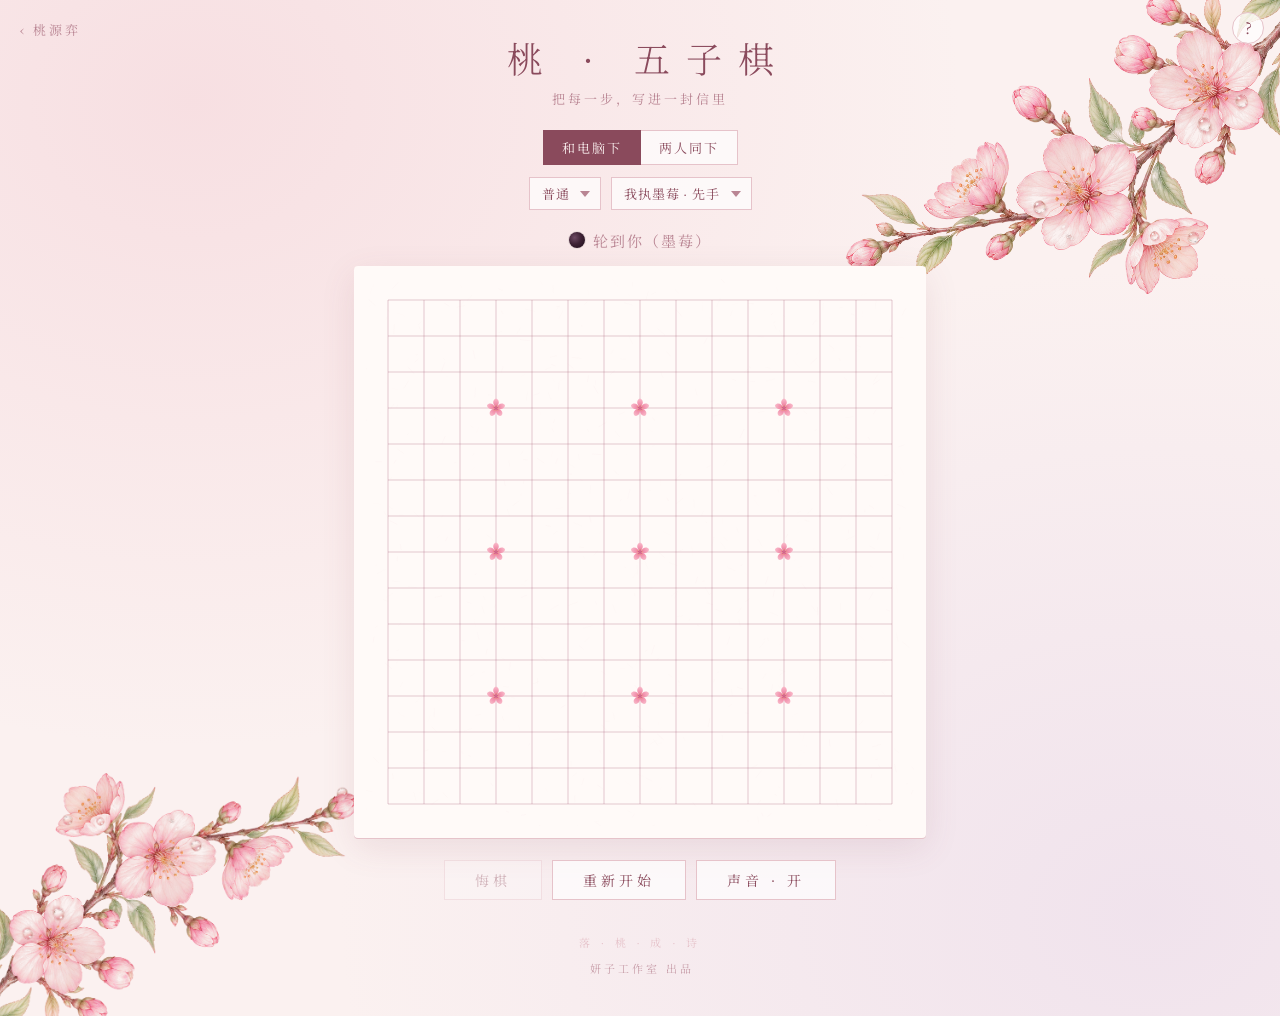
<file: wuziqi.html>
<!DOCTYPE html>
<html lang="zh-CN">
<head>
<meta charset="UTF-8">
<meta name="viewport" content="width=device-width, initial-scale=1.0">
<title>五子棋 · 桃源弈</title>
<meta property="og:type" content="website">
<meta property="og:site_name" content="桃源弈">
<meta property="og:title" content="五子棋 · 桃源弈">
<meta property="og:description" content="一盘桃花信笺风格的五子棋，可以和电脑下，也可以两人同下。">
<meta property="og:url" content="https://yanzi139715.github.io/gomoku/wuziqi.html">
<meta property="og:image" content="https://yanzi139715.github.io/gomoku/og.png">
<meta property="og:image:width" content="1200">
<meta property="og:image:height" content="630">
<meta name="twitter:card" content="summary_large_image">
<link rel="apple-touch-icon" href="apple-touch-icon.png">
<meta name="description" content="一盘桃花信笺风格的五子棋，可以和电脑下，也可以两人同下。">
<meta name="theme-color" content="#fbf1f0">
<link rel="icon" href="data:image/svg+xml,%3Csvg xmlns='http://www.w3.org/2000/svg' viewBox='0 0 64 64'%3E%3Ccircle cx='32' cy='32' r='26' fill='%236e2240'/%3E%3Cellipse cx='24' cy='22' rx='8' ry='5' fill='%23ffdcea' opacity='.5' transform='rotate(-30 24 22)'/%3E%3C/svg%3E">
<style>@font-face{font-family:'Noto Serif SC';font-weight:300;font-display:swap;src:url(fonts/noto-serif-sc-300.woff2) format('woff2')}@font-face{font-family:'Noto Serif SC';font-weight:400;font-display:swap;src:url(fonts/noto-serif-sc-400.woff2) format('woff2')}@font-face{font-family:'Noto Serif SC';font-weight:600;font-display:swap;src:url(fonts/noto-serif-sc-600.woff2) format('woff2')}</style>
<link rel="preload" href="fonts/noto-serif-sc-400.woff2" as="font" type="font/woff2" crossorigin>
<style>
*,*::before,*::after{margin:0;padding:0;box-sizing:border-box}
:root{--bg:#fbf1f0;--ink:#8a4a5c;--soft:#b98593;--line:#e6c3ca;--btn:#8a4a5c;--btnInk:#fbf1f0}
body{min-height:100vh;display:flex;flex-direction:column;align-items:center;padding:36px 16px 40px;overflow-x:hidden;
  background:var(--bg);color:var(--ink);font-family:'Noto Serif SC','Songti SC',serif;
  background-image:radial-gradient(ellipse at 15% 10%,rgba(240,190,200,.35),transparent 50%),radial-gradient(ellipse at 90% 90%,rgba(220,200,230,.35),transparent 50%);
  animation:fadein .9s ease backwards}
@keyframes fadein{from{opacity:0;transform:translateY(8px)}to{opacity:1;transform:none}}
.title{font-size:36px;font-weight:300;letter-spacing:16px;text-indent:16px;user-select:none;line-height:1.2;text-align:center}
.sub{font-size:13px;letter-spacing:3px;color:var(--soft);margin:10px 0 22px;text-align:center}
.controls{display:flex;flex-direction:column;align-items:center;gap:12px;margin-bottom:16px}
.seg{display:flex}
.seg button{font-family:inherit;font-size:13px;letter-spacing:2px;padding:7px 18px;border:1.5px solid var(--line);background:rgba(255,255,255,.7);color:var(--ink);cursor:pointer;transition:background .2s,color .2s;border-radius:0}
.seg button+button{border-left:none}
.seg button.on{background:var(--btn);color:var(--btnInk);border-color:var(--btn)}
.subrow{display:flex;gap:10px;flex-wrap:wrap;justify-content:center}
select{font-family:inherit;font-size:13px;letter-spacing:1px;color:var(--ink);background:rgba(255,255,255,.7);border:1.5px solid var(--line);padding:6px 30px 6px 12px;cursor:pointer;appearance:none;-webkit-appearance:none;border-radius:0;
  background-image:url("data:image/svg+xml,%3Csvg xmlns='http://www.w3.org/2000/svg' width='10' height='6'%3E%3Cpath d='M0 0l5 6 5-6z' fill='%23b98593'/%3E%3C/svg%3E");background-repeat:no-repeat;background-position:right 10px center}
select:focus{outline:none;border-color:var(--ink)}
.status{height:28px;font-size:15px;letter-spacing:2px;color:var(--soft);margin-bottom:12px;display:flex;align-items:center;gap:8px;user-select:none}
.status.win{color:var(--ink);font-size:17px}
.dot{width:16px;height:16px;border-radius:50%;display:inline-block;box-shadow:0 0 0 1px rgba(0,0,0,.08)}
.dot.p1{background:radial-gradient(circle at 35% 35%,#6d4a63,#3e2235 45%,#1c0c17)}
.dot.p2{background:radial-gradient(circle at 35% 35%,#fffdfb,#f6eeee 50%,#d3c4cf)}
.thinking{display:inline-flex;gap:3px;margin-left:2px}
.thinking i{width:4px;height:4px;border-radius:50%;background:var(--soft);animation:blink 1.2s infinite}
.thinking i:nth-child(2){animation-delay:.2s}.thinking i:nth-child(3){animation-delay:.4s}
@keyframes blink{0%,80%,100%{opacity:.2}40%{opacity:1}}
.frame{padding:12px;background:#fffaf8;border-radius:4px;box-shadow:0 1px 0 #e6c3ca,0 10px 34px rgba(140,70,90,.12)}
#board{display:block;width:min(calc(100vw - 56px),548px);height:auto;cursor:pointer;touch-action:manipulation;border-radius:2px}
.actions{display:flex;gap:10px;margin-top:22px;flex-wrap:wrap;justify-content:center}
.restart{font-family:inherit;font-size:14px;letter-spacing:4px;padding:9px 30px;border:1.5px solid var(--line);background:rgba(255,255,255,.7);color:var(--ink);cursor:pointer;transition:background .2s,color .2s}
@media(max-width:440px){.restart{padding:8px 16px;letter-spacing:2px;font-size:13px}}
.restart:disabled{opacity:.35;cursor:default}
.restart:not(:disabled):hover{background:var(--btn);color:var(--btnInk);border-color:var(--btn)}
.footer{margin-top:34px;font-size:11px;letter-spacing:4px;color:var(--line);user-select:none}
.hidden{display:none!important}
.back{position:absolute;top:14px;left:16px;z-index:5;font-size:13px;letter-spacing:3px;color:var(--soft);text-decoration:none;padding:6px 10px 6px 4px;font-family:inherit}
.back:hover{color:var(--ink)}
.help{position:absolute;top:12px;right:16px;z-index:5;width:32px;height:32px;border-radius:50%;border:1.5px solid var(--line);background:rgba(255,255,255,.7);color:var(--ink);font-family:inherit;font-size:16px;line-height:1;cursor:pointer;transition:background .2s,color .2s}
.help:hover{background:var(--ink);color:#fbf1f0;border-color:var(--ink)}
.rules-mask{position:fixed;inset:0;background:rgba(120,60,80,.18);-webkit-backdrop-filter:blur(3px);backdrop-filter:blur(3px);display:flex;align-items:center;justify-content:center;padding:16px;z-index:50;opacity:0;pointer-events:none;transition:opacity .25s}
.rules-mask.on{opacity:1;pointer-events:auto}
.rules{background:#fffaf8;max-width:440px;width:100%;max-height:84vh;overflow:auto;padding:26px 22px 20px;box-shadow:0 20px 50px rgba(140,70,90,.22);border-radius:4px;color:var(--ink);transform:translateY(10px);transition:transform .25s;text-align:left}
.rules-mask.on .rules{transform:none}
.rules h3{font-weight:400;font-size:20px;letter-spacing:8px;text-indent:8px;text-align:center;margin-bottom:6px}
.rules h4{font-weight:600;font-size:14px;letter-spacing:2px;margin:16px 0 4px}
.rules p,.rules li{font-size:13.5px;line-height:1.85;letter-spacing:.5px;color:#7a4a58}
.rules ul{padding-left:1.2em}.rules li{margin:2px 0}.rules b{font-weight:600;color:var(--ink)}
.rules .close{display:block;margin:20px auto 0;font-family:inherit;font-size:14px;letter-spacing:4px;padding:8px 30px;border:1.5px solid var(--line);background:#fff;color:var(--ink);cursor:pointer}
.studio{margin-top:10px;font-size:11px;letter-spacing:3px;text-indent:3px;color:var(--soft);opacity:.75;user-select:none;position:relative}
</style>
</head>
<body>
<a class="back" href="./">‹ 桃源弈</a>
<button class="help" id="helpBtn" aria-label="规则说明">?</button>
<div class="rules-mask" id="rulesMask" role="dialog" aria-modal="true" aria-label="五子棋怎么下"><div class="rules"><h3>五子棋怎么下</h3><h4>怎么赢</h4><p>墨莓和珍珠轮流落子，墨莓先下。横、竖、斜都算，谁先把自己的五颗连成一条线，谁就赢。</p>
<h4>怎么下</h4><ul><li>棋子落在线的交叉点上，落下就不能再挪。</li><li>在手机上，点一下会先出现一个淡淡的虚影，在同一处再点一次才真正落下，防止手滑。</li><li>棋盘下满了还没人连成五，算平局。</li></ul>
<h4>小窍门</h4><ul><li>自己三颗连着、两头都空着，叫「活三」，对方必须马上去堵。</li><li>看到对方有活三，或者四颗连着，先去堵他。</li><li>一步棋同时做出两个活三，对方只能堵一个，这就是赢棋的绝招。</li></ul><button class="close">知道啦</button></div></div>
<div class="title">桃 · 五子棋</div>
<div class="sub">把每一步，写进一封信里</div>

<div class="controls">
  <div class="seg" id="modeSeg"><button class="on" data-m="pvc">和电脑下</button><button data-m="pvp">两人同下</button></div>
  <div class="subrow" id="pvcOpts">
    <select id="diff"><option value="easy">简单</option><option value="medium" selected>普通</option><option value="hard">困难</option></select>
    <select id="side"><option value="1" selected>我执墨莓 · 先手</option><option value="2">我执珍珠 · 后手</option></select>
  </div>
</div>

<div class="status" id="status"></div>
<div class="frame"><canvas id="board" aria-label="五子棋棋盘"></canvas></div>
<div class="actions"><button class="restart" id="undo">悔棋</button><button class="restart" id="restart">重新开始</button><button class="restart" id="sound">声音 · 开</button></div>
<div class="footer">落 · 桃 · 成 · 诗</div>
<div class="studio">妍子工作室 出品</div>

<script>
// ================= 基础 =================
const SIZE=15,CELL=36,PAD=22,R0=14;
const cv=document.getElementById('board'),ctx=cv.getContext('2d');
const DPR=Math.min(2,window.devicePixelRatio||1),total=CELL*(SIZE-1)+PAD*2;
cv.width=cv.height=total*DPR;ctx.scale(DPR,DPR);
const NAMES=['墨莓','珍珠'];
let touchPending=null,gid=0,grid,cur,over,winLine,hover,busy,moves,winT=0,parts=[],mode='pvc';
const P=(r,c)=>({x:PAD+c*CELL,y:PAD+r*CELL});
const rand=(a,b)=>a+Math.random()*(b-a);
const human=()=>+document.getElementById('side').value;
const aiColor=()=>3-human();

// ================= 桃花信笺：画法 =================
const fibers=[];for(let i=0;i<700;i++)fibers.push([Math.random()*total,Math.random()*total,Math.random()*8+2,Math.random()*3,Math.random()*.06]);
function drawBg(){
  ctx.fillStyle='#fffaf8';ctx.fillRect(0,0,total,total);
  ctx.lineWidth=.6;for(const[x,y,l,a,o]of fibers){ctx.strokeStyle=`rgba(200,140,150,${o})`;ctx.beginPath();ctx.moveTo(x,y);ctx.lineTo(x+Math.cos(a)*l,y+Math.sin(a)*l);ctx.stroke()}
  ctx.strokeStyle='rgba(170,100,120,.42)';ctx.lineWidth=.8;
  for(let i=0;i<SIZE;i++){const p=PAD+i*CELL;ctx.beginPath();ctx.moveTo(PAD,p);ctx.lineTo(total-PAD,p);ctx.stroke();ctx.beginPath();ctx.moveTo(p,PAD);ctx.lineTo(p,total-PAD);ctx.stroke()}
  for(const r of[3,7,11])for(const c of[3,7,11]){const{x,y}=P(r,c);petalFlower(x,y,5.6)}
}
// 真珍珠：柔光 + 彩虹晕 + 边缘反光；影子单独画，避免压到相邻棋子
function blob(x,y,r,col,a){const b=ctx.createRadialGradient(x,y,0,x,y,r);b.addColorStop(0,col.replace('A',a));b.addColorStop(1,col.replace('A',0));ctx.fillStyle=b;ctx.fillRect(x-r,y-r,r*2,r*2)}
// lift：0＝贴在纸上，1＝还在半空（影子更远、更散、更淡）
function drawShadow(x,y,p,s,lift=0){const R=R0*s,t=p===1?'70,25,45':'150,110,130',off=1+lift*1.6,sp=1+lift*.35,a=1-lift*.55;
  const sx=x+R*.18*off,sy=y+R*.26*off,sg=ctx.createRadialGradient(sx,sy,R*.3,sx,sy,R*1.25*sp);
  sg.addColorStop(0,`rgba(${t},${.30*a})`);sg.addColorStop(.6,`rgba(${t},${.12*a})`);sg.addColorStop(1,`rgba(${t},0)`);ctx.fillStyle=sg;ctx.beginPath();ctx.ellipse(sx,sy,R*1.25*sp,R*1.1*sp,0,0,7);ctx.fill();
  if(lift>.6)return;const cx=x+R*.05,cy=y+R*.12,cg=ctx.createRadialGradient(cx,cy,R*.75,cx,cy,R*1.04);cg.addColorStop(0,`rgba(${t},${.35*(1-lift/.6)})`);cg.addColorStop(1,`rgba(${t},0)`);ctx.fillStyle=cg;ctx.beginPath();ctx.arc(cx,cy,R*1.04,0,7);ctx.fill()}
function drawStone(x,y,p,s){const R=R0*s;
  ctx.save();ctx.beginPath();ctx.arc(x,y,R,0,7);ctx.clip();
  const base=ctx.createRadialGradient(x-R*.35,y-R*.4,R*.1,x,y,R*1.05);
  if(p===1){base.addColorStop(0,'#6d4a63');base.addColorStop(.45,'#3e2235');base.addColorStop(1,'#1c0c17')}
  else{base.addColorStop(0,'#fffdfb');base.addColorStop(.5,'#f6eeee');base.addColorStop(.85,'#e6d9df');base.addColorStop(1,'#d3c4cf')}
  ctx.fillStyle=base;ctx.fillRect(x-R,y-R,R*2,R*2);
  ctx.globalCompositeOperation=p===1?'screen':'soft-light';const k=p===1?1:1.6;
  blob(x+R*.35,y-R*.15,R*.75,'rgba(120,200,190,A)',.22*k);blob(x-R*.4,y+R*.35,R*.8,'rgba(230,140,190,A)',.25*k);blob(x+R*.25,y+R*.45,R*.6,'rgba(170,150,240,A)',.2*k);
  ctx.globalCompositeOperation='source-over';
  const rim=ctx.createRadialGradient(x-R*.1,y-R*.1,R*.7,x,y,R);rim.addColorStop(0,'rgba(255,240,245,0)');rim.addColorStop(1,p===1?'rgba(255,200,225,.22)':'rgba(255,255,255,.35)');ctx.fillStyle=rim;ctx.fillRect(x-R,y-R,R*2,R*2);
  blob(x-R*.32,y-R*.38,R*.55,'rgba(255,255,255,A)',p===1?.35:.75);blob(x-R*.36,y-R*.42,R*.13,'rgba(255,255,255,A)',p===1?.85:1);
  ctx.restore()}
// 桃花瓣：圆、瓣尖微尖（樱花瓣尖有缺口，桃花没有）
function petal(x,y,s,col){ctx.fillStyle=col;ctx.beginPath();ctx.moveTo(x,y+s);ctx.bezierCurveTo(x-s*1.0,y+s*.25,x-s*.7,y-s*.85,x,y-s);ctx.bezierCurveTo(x+s*.7,y-s*.85,x+s*1.0,y+s*.25,x,y+s);ctx.fill()}
// 星位上的一朵桃花：花心深粉、向外变浅，加一圈花蕊
function petalFlower(x,y,s){ctx.save();ctx.translate(x,y);
  for(let k=0;k<5;k++){ctx.save();ctx.rotate(k*Math.PI*2/5);const g=ctx.createRadialGradient(0,0,s*.1,0,0,s*1.7);g.addColorStop(0,'#d9577f');g.addColorStop(.3,'#f08aa8');g.addColorStop(1,'#f9bccb');petal(0,-s*.9,s*.78,g);ctx.restore()}
  ctx.strokeStyle='#c94d74';ctx.lineWidth=.45;ctx.fillStyle='#f5cf6a';for(let k=0;k<9;k++){const a=k*Math.PI*2/9+.2,l=s*(.42+.12*(k%2));ctx.beginPath();ctx.moveTo(0,0);ctx.lineTo(Math.cos(a)*l,Math.sin(a)*l);ctx.stroke();ctx.beginPath();ctx.arc(Math.cos(a)*l,Math.sin(a)*l,s*.07,0,7);ctx.fill()}
  ctx.restore()}
function drawWinLine(a,b,t){ctx.save();ctx.strokeStyle='rgba(214,110,138,.8)';ctx.lineWidth=2;ctx.lineCap='round';ctx.beginPath();ctx.moveTo(a.x,a.y);
  const L=Math.hypot(b.x-a.x,b.y-a.y),nx=-(b.y-a.y)/L,ny=(b.x-a.x)/L,n=24;
  for(let i=1;i<=n*t;i++){const k=i/n,w=Math.sin(k*Math.PI*4)*4;ctx.lineTo(a.x+(b.x-a.x)*k+nx*w,a.y+(b.y-a.y)*k+ny*w)}ctx.stroke();ctx.restore()}
function spawnPetals(x,y,first){
  if(first)for(let i=0;i<46;i++)parts.push({x:rand(-60,total),y:rand(-total*.6,-10),vx:rand(15,45),vy:rand(30,70),rot:rand(0,6),vr:rand(-2,2),life:rand(5,7),sz:rand(4,7),col:['#f6a5bb','#f18fab','#fbc4d2','#f7b3c5'][i%4]});
  for(let i=0;i<5;i++)parts.push({x,y,vx:rand(-50,50),vy:rand(-60,-10),rot:rand(0,6),vr:rand(-3,3),life:rand(1.5,2.5),sz:rand(3,5),col:'#f18fab'})}

// ================= 绘制循环（只在有动画时跑） =================
let raf=null,lastT=0;
function needAnim(t){return parts.length>0||(moves.length&&t-moves[moves.length-1].t<400)||(winLine&&t-winT<4000)}
function frame(t){
  const dt=lastT?Math.min(.05,(t-lastT)/1000):0;lastT=t;
  drawBg();
  const drawn=[];
  for(const m of moves){const{x,y}=P(m.r,m.c);let s=1;const age=Math.max(0,(t-m.t)/1000);
    let lift=0;if(age<.28){const k=age/.28,e=1-Math.pow(1-k,3);s=1.1-.1*e;lift=1-e}
    if(winLine&&winT){const i=winLine.findIndex(w=>w.r===m.r&&w.c===m.c);if(i>=0){const wt=(t-winT)/1000-i*.12;if(wt>0&&wt<3)s*=1+.12*Math.sin(wt*5)*(1-wt/3)}}
    drawn.push([x,y,m.p,s,lift])}
  for(const[x,y,p,s,l]of drawn)drawShadow(x,y,p,s,l);
  for(const[x,y,p,s,l]of drawn)drawStone(x,y-l*4,p,s);
  if(moves.length&&!winLine){const m=moves[moves.length-1],{x,y}=P(m.r,m.c);ctx.fillStyle='#e8899e';ctx.beginPath();ctx.arc(x,y,2.6,0,7);ctx.fill()}
  if(hover&&canPlay()&&!grid[hover.r][hover.c]){const{x,y}=P(hover.r,hover.c);ctx.globalAlpha=touchPending?.6:.4;drawShadow(x,y,cur,.9);drawStone(x,y,cur,.9);ctx.globalAlpha=1;
    if(touchPending){ctx.strokeStyle='rgba(214,110,138,.75)';ctx.lineWidth=1.5;ctx.setLineDash([3,3]);ctx.beginPath();ctx.arc(x,y,R0+4,0,7);ctx.stroke();ctx.setLineDash([])}}
  if(winLine)drawWinLine(P(winLine[0].r,winLine[0].c),P(winLine[4].r,winLine[4].c),Math.min(1,(t-winT)/900));
  for(const p of parts){p.life-=dt;p.x+=p.vx*dt;p.y+=p.vy*dt;p.rot+=p.vr*dt;p.vx+=Math.sin(t/500+p.y*.02)*.8;
    ctx.globalAlpha=Math.max(0,Math.min(1,p.life));ctx.save();ctx.translate(p.x,p.y);ctx.rotate(p.rot);petal(0,0,p.sz,p.col);ctx.restore();ctx.globalAlpha=1}
  parts=parts.filter(p=>p.life>0);
  raf=needAnim(t)?requestAnimationFrame(frame):null;if(!raf)lastT=0}
function kick(){if(!raf)raf=requestAnimationFrame(frame)}

// ================= 规则 =================
const DIRS=[[0,1],[1,0],[1,1],[1,-1]];
function checkWin(r,c,p){for(const[dr,dc]of DIRS){const cells=[{r,c}];for(const s of[1,-1]){let nr=r+dr*s,nc=c+dc*s;while(nr>=0&&nr<SIZE&&nc>=0&&nc<SIZE&&grid[nr][nc]===p){cells.push({r:nr,c:nc});nr+=dr*s;nc+=dc*s}}if(cells.length>=5){cells.sort((a,b)=>a.r-b.r||a.c-b.c);return cells}}return null}
function canPlay(){return!over&&!busy&&(mode==='pvp'||cur===human())}
function setStatus(){const el=document.getElementById('status');el.classList.toggle('win',over&&!!winLine);
  if(!over){const who=mode==='pvc'?(cur===human()?'轮到你（'+NAMES[cur-1]+'）':NAMES[cur-1]+'在想'):'轮到'+NAMES[cur-1];
    el.innerHTML=`<span class="dot p${cur}"></span> ${touchPending?'再点一次，落在这里':who}`+(busy?'<span class="thinking"><i></i><i></i><i></i></span>':'')}
  else if(winLine){const w=grid[winLine[0].r][winLine[0].c];el.innerHTML=`<span class="dot p${w}"></span> `+(mode==='pvc'?(w===human()?'你赢啦！':NAMES[w-1]+'赢了，再来一局吧'):NAMES[w-1]+'赢啦！')}
  else el.textContent='平局';
  const h=human();document.getElementById('undo').disabled=!(mode==='pvc'?moves.some(m=>m.p===h):moves.length)}
function reset(){
  if(moves&&moves.length){hush();sfx('pearlGather',.8,1)}
  gid++;grid=Array.from({length:SIZE},()=>Array(SIZE).fill(0));cur=1;over=false;winLine=null;hover=null;touchPending=null;busy=false;moves=[];winT=0;parts=[];
  setStatus();kick();
  if(mode==='pvc'&&aiColor()===1)thinkThen()}
function place(r,c){
  touchPending=null;grid[r][c]=cur;moves.push({r,c,p:cur,t:performance.now()});{const p=cur;setTimeout(()=>clack(p),150)}
  const w=checkWin(r,c,cur);
  if(w){over=true;winLine=w.slice(0,5);winT=performance.now();chime();winLine.forEach((x,i)=>setTimeout(()=>{if(winLine){const p=P(x.r,x.c);spawnPetals(p.x,p.y,i===0);kick()}},i*120))}
  else if(moves.length===SIZE*SIZE)over=true;
  else cur=3-cur;
  setStatus();kick();
  if(!over&&mode==='pvc'&&cur===aiColor())thinkThen()}
// 电脑至少等 AI_WAIT 毫秒才落子（从你落子算起，约 1 秒），算得慢就等它算完；先让你的子画出来再开始算
const AI_WAIT=1000;let aiT0=0;
function thinkThen(){busy=true;setStatus();aiT0=performance.now();const id=gid;setTimeout(()=>{if(id===gid)aiMove()},30)}
function aiDone(id,bm){setTimeout(()=>{if(id!==gid||over)return;busy=false;place(bm.r,bm.c)},Math.max(0,AI_WAIT-(performance.now()-aiT0)))}

function toGrid(e){const rc=cv.getBoundingClientRect(),mx=(e.clientX-rc.left)*(total/rc.width),my=(e.clientY-rc.top)*(total/rc.height),c=Math.round((mx-PAD)/CELL),r=Math.round((my-PAD)/CELL);return r<0||r>=SIZE||c<0||c>=SIZE?null:{r,c}}
cv.addEventListener('mousemove',e=>{const g=toGrid(e);if(g?.r!==hover?.r||g?.c!==hover?.c){hover=g;if(!raf){raf=requestAnimationFrame(frame)}}});
cv.addEventListener('mouseleave',()=>{hover=null;kick()});
cv.addEventListener('pointerup',e=>{if(e.pointerType==='mouse'&&e.button!==0)return;if(!canPlay())return;const g=toGrid(e);if(!g||grid[g.r][g.c])return;
  if(e.pointerType!=='mouse'&&(!touchPending||touchPending.r!==g.r||touchPending.c!==g.c)){touchPending=g;hover=g;setStatus();kick();return}
  hover=null;place(g.r,g.c)});

// ================= 声音（真实录音，见 sounds/CREDITS.md） =================
let soundOn=true;try{soundOn=localStorage.getItem('gomoku-sound')!=='off'}catch(e){}
const POOL={},unlocked={v:false};
function pool(f){if(!POOL[f]){POOL[f]=[];for(let i=0;i<5;i++){const a=new Audio('sounds/'+f+'.mp3');a.preload='auto';a.preservesPitch=false;a.webkitPreservesPitch=false;POOL[f].push(a)}}return POOL[f]}
function sfx(f,vol,rate){if(!soundOn)return;const ps=pool(f),a=ps.find(x=>x.paused||x.ended)||ps[0];try{a.pause();a.currentTime=0}catch(e){}a._live=true;a.muted=false;a.volume=vol;a.playbackRate=rate;a.play().catch(()=>{})}
// iPhone 要求声音第一次由手指触发：第一次点击时把所有声音静音播一下，之后电脑落子也能出声
function unlockAudio(){if(unlocked.v)return;unlocked.v=true;['pearlDrop1','pearlDrop2','pearlDrop3','pearlDrop4','pearlDrop5','pearlPick','pearlGather','winGuzheng','loseGuzheng'].forEach(f=>pool(f).forEach(a=>{a.muted=true;const p=a.play();const done=()=>{if(a._live)return;a.pause();a.currentTime=0;a.muted=false};p&&p.then?p.then(done,done):done()}))}
addEventListener('pointerdown',unlockAudio,{once:false,passive:true});
// 落子：珠子落地后的一下小弹跳，五个里随机挑；墨莓低一点、珍珠高一点；150ms 对准珍珠落到纸面的那一刻
function clack(p){sfx('pearlDrop'+(1+Math.floor(Math.random()*5)),.8,(p===1?.95:1.04)+(Math.random()-.5)*.04)}
// 赢：古筝 D 羽调五声音阶慢慢往上拨；输（人机模式电脑赢）：四个音慢慢落下
// 悔棋或重开时，把还在响的输赢声停掉
function hush(){['winGuzheng','loseGuzheng'].forEach(f=>(POOL[f]||[]).forEach(a=>{if(!a.muted)a.pause()}))}
function chime(){const lose=mode==='pvc'&&cur===aiColor(),g=gid;setTimeout(()=>{if(g===gid)sfx(lose?'loseGuzheng':'winGuzheng',.85,1)},250)}
function syncSound(){document.getElementById('sound').textContent=soundOn?'声音 · 开':'声音 · 关'}

// ================= 悔棋：和电脑下时退回到你上一步之前 =================
function undo(){if(!moves.length)return;
  if(mode==='pvc'){const h=human();if(!moves.some(m=>m.p===h))return;while(moves[moves.length-1].p!==h)moves.pop();moves.pop();cur=h}
  else cur=moves.pop().p;
  gid++;busy=false;grid=Array.from({length:SIZE},()=>Array(SIZE).fill(0));for(const m of moves){grid[m.r][m.c]=m.p;m.t=0}
  over=false;winLine=null;winT=0;parts=[];touchPending=null;hover=null;hush();sfx('pearlPick',.7,1);setStatus();kick()}

// ================= 电脑（沿用原版 AI 与难度） =================
function scoreLine(p){let score=0;const opp=3-p;for(const[dr,dc]of DIRS)for(let r=0;r<SIZE;r++)for(let c=0;c<SIZE;c++){let mine=0,blocked=false;for(let i=0;i<5;i++){const nr=r+dr*i,nc=c+dc*i;if(nr<0||nr>=SIZE||nc<0||nc>=SIZE){blocked=true;break}if(grid[nr][nc]===p)mine++;else if(grid[nr][nc]===opp){blocked=true;break}}if(blocked||mine===0)continue;const br=r-dr,bc=c-dc,ar=r+dr*5,ac=c+dc*5,bo=br>=0&&br<SIZE&&bc>=0&&bc<SIZE&&grid[br][bc]===0,ao=ar>=0&&ar<SIZE&&ac>=0&&ac<SIZE&&grid[ar][ac]===0;if(!bo&&!ao)continue;score+=patternScore(mine,(bo?1:0)+(ao?1:0))}return score}
function patternScore(c,oe){if(c>=5)return 1000000;if(c===4)return oe===2?500000:50000;if(c===3)return oe===2?50000:5000;if(c===2)return oe===2?5000:500;if(c===1)return oe===2?500:50;return 0}
function evaluate(ac){return scoreLine(ac)-scoreLine(3-ac)*1.2}
function getCandidates(range){const cs=new Set();let hs=false;for(let r=0;r<SIZE;r++)for(let c=0;c<SIZE;c++){if(grid[r][c]){hs=true;for(let dr=-range;dr<=range;dr++)for(let dc=-range;dc<=range;dc++){const nr=r+dr,nc=c+dc;if(nr>=0&&nr<SIZE&&nc>=0&&nc<SIZE&&grid[nr][nc]===0)cs.add(nr*SIZE+nc)}}}if(!hs)return[{r:7,c:7}];return[...cs].map(i=>({r:Math.floor(i/SIZE),c:i%SIZE}))}
// 只看经过这一点的 4 条线（20 个五格窗口），不再整盘扫描，排序快几十倍
function localScore(r0,c0,p){let score=0;const opp=3-p;for(const[dr,dc]of DIRS)for(let k=0;k<5;k++){const r=r0-dr*k,c=c0-dc*k;let mine=0,blocked=false;for(let i=0;i<5;i++){const nr=r+dr*i,nc=c+dc*i;if(nr<0||nr>=SIZE||nc<0||nc>=SIZE){blocked=true;break}if(grid[nr][nc]===p)mine++;else if(grid[nr][nc]===opp){blocked=true;break}}if(blocked||mine===0)continue;const br=r-dr,bc=c-dc,ar=r+dr*5,ac=c+dc*5,bo=br>=0&&br<SIZE&&bc>=0&&bc<SIZE&&grid[br][bc]===0,ao=ar>=0&&ar<SIZE&&ac>=0&&ac<SIZE&&grid[ar][ac]===0;if(!bo&&!ao)continue;score+=patternScore(mine,(bo?1:0)+(ao?1:0))}return score}
function quickScore(r,c,ac){grid[r][c]=ac;const a=localScore(r,c,ac);grid[r][c]=3-ac;const d=localScore(r,c,3-ac);grid[r][c]=0;return a+d}
function minimax(depth,alpha,beta,maxim,ac){
  if(depth===0)return evaluate(ac);const cs=getCandidates(1);if(!cs.length)return evaluate(ac);
  cs.sort((a,b)=>quickScore(b.r,b.c,ac)-quickScore(a.r,a.c,ac));const mv=cs.slice(0,depth>=2?12:20);
  if(maxim){let me=-Infinity;for(const{r,c}of mv){grid[r][c]=ac;if(checkWin(r,c,ac)){grid[r][c]=0;return 1000000+depth}const ev=minimax(depth-1,alpha,beta,false,ac);grid[r][c]=0;me=Math.max(me,ev);alpha=Math.max(alpha,ev);if(beta<=alpha)break}return me}
  const hc=3-ac;let me=Infinity;for(const{r,c}of mv){grid[r][c]=hc;if(checkWin(r,c,hc)){grid[r][c]=0;return-1000000-depth}const ev=minimax(depth-1,alpha,beta,true,ac);grid[r][c]=0;me=Math.min(me,ev);beta=Math.min(beta,ev);if(beta<=alpha)break}return me}
function searchMove(ac,diff){let depth,range;
  if(diff==='easy'){depth=1;range=2}else if(diff==='medium'){depth=2;range=1}else{depth=3;range=1}
  const cs=getCandidates(range);let bs=-Infinity,bm=cs[0];
  for(const{r,c}of cs){grid[r][c]=ac;if(checkWin(r,c,ac)){grid[r][c]=0;bm={r,c};bs=Infinity;break}grid[r][c]=0}
  if(bs<Infinity)for(const{r,c}of cs){grid[r][c]=3-ac;if(checkWin(r,c,3-ac)){grid[r][c]=0;bm={r,c};bs=Infinity;break}grid[r][c]=0}
  if(bs<Infinity){cs.sort((a,b)=>quickScore(b.r,b.c,ac)-quickScore(a.r,a.c,ac));const mv=cs.slice(0,diff==='hard'?15:diff==='medium'?12:10);
    for(const{r,c}of mv){grid[r][c]=ac;if(checkWin(r,c,ac)){grid[r][c]=0;bm={r,c};break}const s=minimax(depth-1,-Infinity,Infinity,false,ac);grid[r][c]=0;if(s>bs){bs=s;bm={r,c}}}}
  return bm}

// 电脑放到后台线程里算，想的时候页面照样能点、动画照样走；后台线程不可用时退回直接算
const ENGINE=[localScore,patternScore,scoreLine,evaluate,getCandidates,quickScore,minimax,checkWin,searchMove].map(f=>f.toString()).join('\n');
let worker=null;try{worker=new Worker(URL.createObjectURL(new Blob([`const SIZE=${SIZE},DIRS=${JSON.stringify(DIRS)};let grid;\n${ENGINE}\nonmessage=e=>{grid=e.data.grid;postMessage({id:e.data.id,bm:searchMove(e.data.ac,e.data.diff)})}`],{type:'text/javascript'})));
  worker.onmessage=e=>{if(e.data.id!==gid||over)return;aiDone(e.data.id,e.data.bm)};worker.onerror=e=>{e.preventDefault&&e.preventDefault();worker=null;if(busy&&!over)aiMove()}}catch(e){worker=null}
function aiMove(){
  if(over){busy=false;return}
  const ac=aiColor(),diff=document.getElementById('diff').value;
  if(worker){worker.postMessage({id:gid,grid,ac,diff});return}
  aiDone(gid,searchMove(ac,diff))}

// ================= 控件 =================
document.getElementById('modeSeg').onclick=e=>{const b=e.target.closest('button');if(!b||b.dataset.m===mode)return;mode=b.dataset.m;
  document.querySelectorAll('#modeSeg button').forEach(x=>x.classList.toggle('on',x===b));document.getElementById('pvcOpts').classList.toggle('hidden',mode!=='pvc');reset()};
document.getElementById('diff').onchange=reset;
document.getElementById('side').onchange=reset;
document.getElementById('restart').onclick=reset;
document.getElementById('undo').onclick=undo;
document.getElementById('sound').onclick=()=>{soundOn=!soundOn;try{localStorage.setItem('gomoku-sound',soundOn?'on':'off')}catch(e){}syncSound();if(soundOn)clack(1)};
syncSound();
reset();
</script>
<script>
(function(){const m=document.getElementById('rulesMask'),open=()=>m.classList.add('on'),close=()=>m.classList.remove('on');
  document.getElementById('helpBtn').addEventListener('click',open);m.addEventListener('click',e=>{if(e.target===m||e.target.classList.contains('close'))close()});
  addEventListener('keydown',e=>{if(e.key==='Escape')close()})})();
</script>
<script>try{localStorage.setItem('taoyuan-last','wuziqi.html')}catch(e){}</script>
<!-- 信笺下拉菜单：盖住原生下拉框，点开换成桃花信笺样式的菜单；原生框留着显示当前值，游戏逻辑照旧读它 -->
<style>
.psel-wrap{position:relative;display:inline-block}
.psel-hit{position:absolute;inset:0;width:100%;height:100%;opacity:0;cursor:pointer;border:0;background:none;padding:0;margin:0}
.psel-hit:focus-visible+select,.psel-wrap.open select{border-color:var(--ink,#8a4a5c)}
.psel-menu{position:fixed;z-index:1000;min-width:120px;max-height:min(60vh,420px);overflow-y:auto;padding:6px;background:#fffaf8;border:1px solid #ecc7cf;border-radius:8px;
  box-shadow:0 2px 6px rgba(140,70,90,.08),0 16px 36px rgba(140,70,90,.18);font-family:'Noto Serif SC','Songti SC',serif;animation:pselIn .18s cubic-bezier(.2,.7,.3,1) both;-webkit-tap-highlight-color:transparent}
@keyframes pselIn{from{opacity:0;transform:translateY(-4px) scale(.98)}to{opacity:1;transform:none}}
.psel-menu button{display:flex;align-items:center;gap:10px;width:100%;text-align:left;border:0;background:none;font:inherit;font-size:14px;letter-spacing:1px;color:#8a4a5c;padding:9px 14px 9px 10px;border-radius:5px;cursor:pointer;white-space:nowrap}
.psel-menu button::before{content:'';flex:none;width:7px;height:7px;border-radius:50%;background:transparent}
.psel-menu button[aria-selected=true]{color:#c94d74;background:rgba(246,186,204,.22)}
.psel-menu button[aria-selected=true]::before{background:radial-gradient(circle at 35% 30%,#fff 0 20%,#f08aa8 60%,#d9577f 100%)}
.psel-menu button:hover,.psel-menu button:focus-visible{background:rgba(246,186,204,.32);outline:none}
@media(prefers-reduced-motion:reduce){.psel-menu{animation:none}}
</style>
<script>
(()=>{let menu=null,cur=null;
  function close(){if(!menu)return;menu.remove();menu=null;if(cur){cur.parentNode.classList.remove('open');cur=null}}
  function open(sel,hit){close();if(sel.disabled)return;cur=sel;sel.parentNode.classList.add('open');
    menu=document.createElement('div');menu.className='psel-menu';menu.setAttribute('role','listbox');
    [...sel.options].forEach(o=>{const b=document.createElement('button');b.type='button';b.setAttribute('role','option');b.textContent=o.textContent;b.disabled=o.disabled;
      b.setAttribute('aria-selected',o.selected);b.onclick=e=>{e.stopPropagation();const ch=sel.value!==o.value;sel.value=o.value;close();hit.focus({preventScroll:true});if(ch)sel.dispatchEvent(new Event('change',{bubbles:true}))};menu.appendChild(b)});
    document.body.appendChild(menu);
    const r=sel.getBoundingClientRect(),w=Math.max(r.width,menu.offsetWidth),h=menu.offsetHeight;
    let x=Math.min(Math.max(8,r.left),innerWidth-w-8),y=r.bottom+6;if(y+h>innerHeight-8&&r.top-h-6>8)y=r.top-h-6;
    menu.style.left=x+'px';menu.style.top=y+'px';menu.style.minWidth=r.width+'px';
    (menu.querySelector('[aria-selected=true]')||menu.firstChild).focus({preventScroll:true})}
  function enhance(sel){if(sel.dataset.psel)return;sel.dataset.psel=1;sel.tabIndex=-1;
    const wrap=document.createElement('span');wrap.className='psel-wrap';sel.replaceWith(wrap);
    const hit=document.createElement('button');hit.type='button';hit.className='psel-hit';hit.setAttribute('aria-haspopup','listbox');hit.setAttribute('aria-label',sel.getAttribute('aria-label')||'选择');
    wrap.append(hit,sel);
    hit.addEventListener('click',e=>{e.stopPropagation();cur===sel?close():open(sel,hit)})}
  // 点菜单外面就收起；iPhone 点空白处不发 click，所以用 pointerdown（点自己这个框交给它的开关处理）
  addEventListener('pointerdown',e=>{if(menu&&!menu.contains(e.target)&&!(cur&&cur.parentNode.contains(e.target)))close()},true);
  addEventListener('keydown',e=>{if(!menu)return;const bs=[...menu.querySelectorAll('button:not(:disabled)')],i=bs.indexOf(document.activeElement);
    if(e.key==='Escape'){close();e.preventDefault()}else if(e.key==='ArrowDown'){bs[(i+1)%bs.length].focus();e.preventDefault()}else if(e.key==='ArrowUp'){bs[(i-1+bs.length)%bs.length].focus();e.preventDefault()}});
  addEventListener('resize',close);addEventListener('scroll',close,true);
  const scan=()=>document.querySelectorAll('select:not([data-psel])').forEach(enhance);scan();
  new MutationObserver(scan).observe(document.body,{childList:true,subtree:true})})();
</script>
<script src="peach.js"></script>
</body>
</html>
</file>
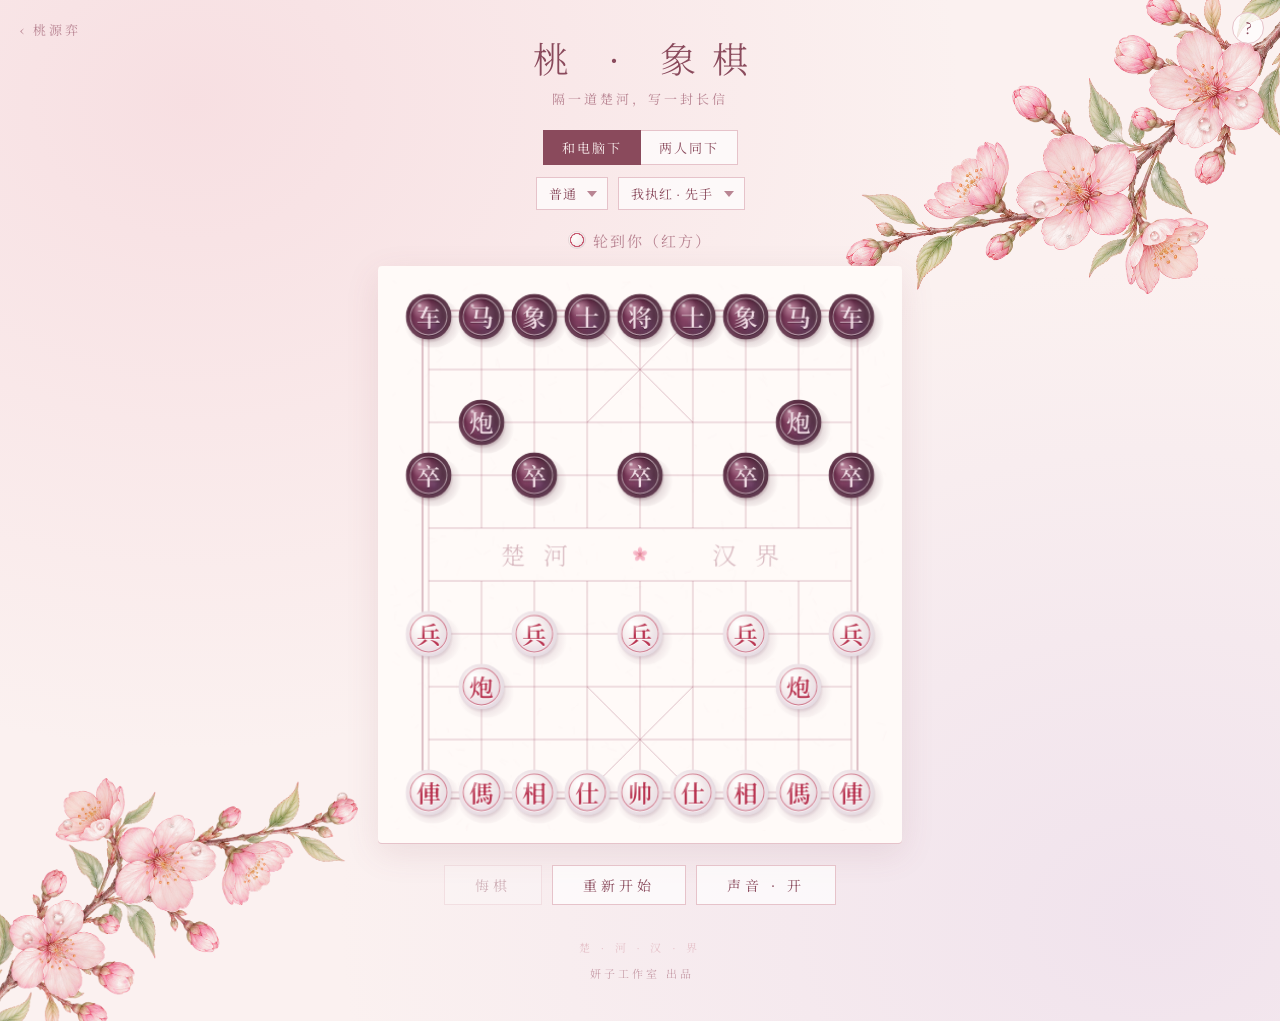
<file: xiangqi.html>
<!DOCTYPE html>
<html lang="zh-CN">
<head>
<meta charset="UTF-8">
<meta name="viewport" content="width=device-width, initial-scale=1.0">
<title>象棋 · 桃源弈</title>
<meta property="og:type" content="website">
<meta property="og:site_name" content="桃源弈">
<meta property="og:title" content="象棋 · 桃源弈">
<meta property="og:description" content="一盘桃花信笺风格的中国象棋，可以和电脑下，也可以两人同下。">
<meta property="og:url" content="https://yanzi139715.github.io/gomoku/xiangqi.html">
<meta property="og:image" content="https://yanzi139715.github.io/gomoku/og.png">
<meta property="og:image:width" content="1200">
<meta property="og:image:height" content="630">
<meta name="twitter:card" content="summary_large_image">
<link rel="apple-touch-icon" href="apple-touch-icon.png">
<meta name="description" content="一盘桃花信笺风格的中国象棋，可以和电脑下，也可以两人同下。">
<meta name="theme-color" content="#fbf1f0">
<link rel="icon" href="data:image/svg+xml,%3Csvg xmlns='http://www.w3.org/2000/svg' viewBox='0 0 64 64'%3E%3Ccircle cx='32' cy='32' r='26' fill='%23fbf3f3' stroke='%23e6c3ca' stroke-width='2'/%3E%3Ccircle cx='32' cy='32' r='19' fill='none' stroke='%23c0405a' stroke-width='1.6'/%3E%3Ctext x='32' y='41' font-size='24' text-anchor='middle' fill='%23c0405a' font-family='serif'%3E帅%3C/text%3E%3C/svg%3E">
<style>@font-face{font-family:'Noto Serif SC';font-weight:300;font-display:swap;src:url(fonts/noto-serif-sc-300.woff2) format('woff2')}@font-face{font-family:'Noto Serif SC';font-weight:400;font-display:swap;src:url(fonts/noto-serif-sc-400.woff2) format('woff2')}@font-face{font-family:'Noto Serif SC';font-weight:600;font-display:swap;src:url(fonts/noto-serif-sc-600.woff2) format('woff2')}</style>
<link rel="preload" href="fonts/noto-serif-sc-400.woff2" as="font" type="font/woff2" crossorigin>
<style>
*,*::before,*::after{margin:0;padding:0;box-sizing:border-box}
:root{--bg:#fbf1f0;--ink:#8a4a5c;--soft:#b98593;--line:#e6c3ca;--btn:#8a4a5c;--btnInk:#fbf1f0;--rouge:#c0405a}
body{min-height:100vh;display:flex;flex-direction:column;align-items:center;padding:36px 16px 40px;overflow-x:hidden;
  background:var(--bg);color:var(--ink);font-family:'Noto Serif SC','Songti SC',serif;
  background-image:radial-gradient(ellipse at 15% 10%,rgba(240,190,200,.35),transparent 50%),radial-gradient(ellipse at 90% 90%,rgba(220,200,230,.35),transparent 50%);
  animation:fadein .9s ease backwards}
@keyframes fadein{from{opacity:0;transform:translateY(8px)}to{opacity:1;transform:none}}
.title{font-size:36px;font-weight:300;letter-spacing:16px;text-indent:16px;user-select:none;line-height:1.2;text-align:center}
.sub{font-size:13px;letter-spacing:3px;color:var(--soft);margin:10px 0 22px;text-align:center}
.controls{display:flex;flex-direction:column;align-items:center;gap:12px;margin-bottom:16px}
.seg{display:flex}
.seg button{font-family:inherit;font-size:13px;letter-spacing:2px;padding:7px 18px;border:1.5px solid var(--line);background:rgba(255,255,255,.7);color:var(--ink);cursor:pointer;transition:background .2s,color .2s;border-radius:0}
.seg button+button{border-left:none}
.seg button.on{background:var(--btn);color:var(--btnInk);border-color:var(--btn)}
.subrow{display:flex;gap:10px;flex-wrap:wrap;justify-content:center}
select{font-family:inherit;font-size:13px;letter-spacing:1px;color:var(--ink);background:rgba(255,255,255,.7);border:1.5px solid var(--line);padding:6px 30px 6px 12px;cursor:pointer;appearance:none;-webkit-appearance:none;border-radius:0;
  background-image:url("data:image/svg+xml,%3Csvg xmlns='http://www.w3.org/2000/svg' width='10' height='6'%3E%3Cpath d='M0 0l5 6 5-6z' fill='%23b98593'/%3E%3C/svg%3E");background-repeat:no-repeat;background-position:right 10px center}
select:focus{outline:none;border-color:var(--ink)}
.status{height:28px;font-size:15px;letter-spacing:2px;color:var(--soft);margin-bottom:12px;display:flex;align-items:center;gap:8px;user-select:none}
.status.win{color:var(--ink);font-size:17px}
.status .check{color:var(--rouge);letter-spacing:4px}
.dot{width:16px;height:16px;border-radius:50%;display:inline-block;box-shadow:0 0 0 1px rgba(0,0,0,.08);flex:none}
.dot.red{background:radial-gradient(circle,transparent 50%,rgba(192,64,90,.85) 53%,rgba(192,64,90,.85) 61%,transparent 64%),radial-gradient(circle at 35% 35%,#fffdfb,#f6eeee 50%,#d3c4cf)}
.dot.blk{background:radial-gradient(circle,transparent 50%,rgba(251,231,238,.8) 53%,rgba(251,231,238,.8) 61%,transparent 64%),radial-gradient(circle at 35% 35%,#9a5272,#5e2440 45%,#2e0d1e)}
.thinking{display:inline-flex;gap:3px;margin-left:2px}
.thinking i{width:4px;height:4px;border-radius:50%;background:var(--soft);animation:blink 1.2s infinite}
.thinking i:nth-child(2){animation-delay:.2s}.thinking i:nth-child(3){animation-delay:.4s}
@keyframes blink{0%,80%,100%{opacity:.2}40%{opacity:1}}
.frame{padding:12px;background:#fffaf8;border-radius:4px;box-shadow:0 1px 0 #e6c3ca,0 10px 34px rgba(140,70,90,.12)}
#board{display:block;width:min(calc(100vw - 56px),500px);height:auto;cursor:pointer;touch-action:manipulation;border-radius:2px;-webkit-tap-highlight-color:transparent}
.actions{display:flex;gap:10px;margin-top:22px;flex-wrap:wrap;justify-content:center}
.restart{font-family:inherit;font-size:14px;letter-spacing:4px;padding:9px 30px;border:1.5px solid var(--line);background:rgba(255,255,255,.7);color:var(--ink);cursor:pointer;transition:background .2s,color .2s}
@media(max-width:440px){.restart{padding:8px 16px;letter-spacing:2px;font-size:13px}}
.restart:disabled{opacity:.35;cursor:default}
.restart:not(:disabled):hover{background:var(--btn);color:var(--btnInk);border-color:var(--btn)}
.footer{margin-top:34px;font-size:11px;letter-spacing:4px;color:var(--line);user-select:none}
.hidden{display:none!important}
.back{position:absolute;top:14px;left:16px;z-index:5;font-size:13px;letter-spacing:3px;color:var(--soft);text-decoration:none;padding:6px 10px 6px 4px;font-family:inherit}
.back:hover{color:var(--ink)}
.help{position:absolute;top:12px;right:16px;z-index:5;width:32px;height:32px;border-radius:50%;border:1.5px solid var(--line);background:rgba(255,255,255,.7);color:var(--ink);font-family:inherit;font-size:16px;line-height:1;cursor:pointer;transition:background .2s,color .2s}
.help:hover{background:var(--ink);color:#fbf1f0;border-color:var(--ink)}
.rules-mask{position:fixed;inset:0;background:rgba(120,60,80,.18);-webkit-backdrop-filter:blur(3px);backdrop-filter:blur(3px);display:flex;align-items:center;justify-content:center;padding:16px;z-index:50;opacity:0;pointer-events:none;transition:opacity .25s}
.rules-mask.on{opacity:1;pointer-events:auto}
.rules{background:#fffaf8;max-width:440px;width:100%;max-height:84vh;overflow:auto;padding:26px 22px 20px;box-shadow:0 20px 50px rgba(140,70,90,.22);border-radius:4px;color:var(--ink);transform:translateY(10px);transition:transform .25s;text-align:left}
.rules-mask.on .rules{transform:none}
.rules h3{font-weight:400;font-size:20px;letter-spacing:8px;text-indent:8px;text-align:center;margin-bottom:6px}
.rules h4{font-weight:600;font-size:14px;letter-spacing:2px;margin:16px 0 4px}
.rules p,.rules li{font-size:13.5px;line-height:1.85;letter-spacing:.5px;color:#7a4a58}
.rules ul{padding-left:1.2em}.rules li{margin:2px 0}.rules b{font-weight:600;color:var(--ink)}
.rules .close{display:block;margin:20px auto 0;font-family:inherit;font-size:14px;letter-spacing:4px;padding:8px 30px;border:1.5px solid var(--line);background:#fff;color:var(--ink);cursor:pointer}
.studio{margin-top:10px;font-size:11px;letter-spacing:3px;text-indent:3px;color:var(--soft);opacity:.75;user-select:none;position:relative}
</style>
</head>
<body>
<a class="back" href="./">‹ 桃源弈</a>
<button class="help" id="helpBtn" aria-label="规则说明">?</button>
<div class="rules-mask" id="rulesMask" role="dialog" aria-modal="true" aria-label="象棋怎么下"><div class="rules"><h3>象棋怎么下</h3><h4>怎么赢</h4><p>红方先走。把对方的将（帅）「将死」：它不管怎么走都会被吃掉，你就赢了。对方一步棋都走不了，也算你赢。</p>
<h4>每个子怎么走</h4><ul>
<li><b>帅 / 将</b>：只能在九宫（画斜线的小方格）里走，每次横竖一格。</li>
<li><b>仕 / 士</b>：只能在九宫里，每次斜走一格。</li>
<li><b>相 / 象</b>：斜着走两格，像走「田」字的对角；不能过河；田字中间有子挡着（塞象眼）就不能走。</li>
<li><b>马</b>：走「日」字；紧挨着它要跨过去的那一格有子挡着（蹩马腿）就不能走。</li>
<li><b>车</b>：横竖直走，多少格都行，但不能越过别的子。</li>
<li><b>炮</b>：平时和车一样走；吃子时必须隔着一个子跳过去吃（翻山）。</li>
<li><b>兵 / 卒</b>：只能往前一格；过了河以后还可以左右走一格，但永远不能后退。</li></ul>
<h4>特别规定</h4><ul><li>两边的将和帅不能在同一条竖线上直接面对面（中间没有子挡着）。</li><li>不能走一步让自己的将帅被吃（送将）。</li><li>被将军时状态栏会提醒你，必须先解围。</li><li>连续 60 回合都没人吃子，算和棋。</li><li>一盘棋走满 400 步还没分出胜负，算和棋。</li><li>同一个局面（同样的摆法、轮到同一方走）出现第 3 次时：如果这期间一方每一步都在将军，就是「长将」，长将的一方判负；两边都在长将或都没有长将，算和棋。</li></ul><button class="close">知道啦</button></div></div>
<div class="title">桃 · 象棋</div>
<div class="sub">隔一道楚河，写一封长信</div>

<div class="controls">
  <div class="seg" id="modeSeg"><button class="on" data-m="pvc">和电脑下</button><button data-m="pvp">两人同下</button></div>
  <div class="subrow" id="pvcOpts">
    <select id="diff"><option value="easy">简单</option><option value="medium" selected>普通</option><option value="hard">困难</option></select>
    <select id="side"><option value="1" selected>我执红 · 先手</option><option value="-1">我执黑 · 后手</option></select>
  </div>
</div>

<div class="status" id="status"></div>
<div class="frame"><canvas id="board" aria-label="象棋棋盘"></canvas></div>
<div class="actions"><button class="restart" id="undo">悔棋</button><button class="restart" id="restart">重新开始</button><button class="restart" id="sound">声音 · 开</button></div>
<div class="footer">楚 · 河 · 汉 · 界</div>
<div class="studio">妍子工作室 出品</div>

<!-- ================= 规则与电脑（这一段也会原样送进后台线程，电脑思考时不卡界面） ================= -->
<script id="engine">
// 棋子：正数＝红，负数＝黑；1帅 2仕 3相 4傌 5俥 6炮 7兵。格子 0..89，第 0 行在黑方底线
const B=new Int8Array(90);let stm=1,hLo=0,hHi=0,sc=0;const kS=[85,4];
const INIT=new Int8Array(90);
[5,4,3,2,1,2,3,4,5].forEach((p,c)=>{INIT[c]=-p;INIT[81+c]=p});
INIT[19]=INIT[25]=-6;INIT[64]=INIT[70]=6;
for(const c of[0,2,4,6,8]){INIT[27+c]=-7;INIT[54+c]=7}
// 固定种子的随机数，让页面和后台线程算出的局面指纹一致（用来认出重复局面）
function rng(a){return()=>{a=a+0x6D2B79F5|0;let t=Math.imul(a^a>>>15,1|a);t=t+Math.imul(t^t>>>7,61|t)^t;return(t^t>>>14)|0}}
const rnd=rng(20261110),ZL=new Int32Array(1350),ZH=new Int32Array(1350);for(let i=0;i<1350;i++){ZL[i]=rnd();ZH[i]=rnd()}
const SL=rnd(),SH=rnd();
// 子力与位置分（红方视角，第 0 行是对方底线）
const MAT=[0,0,120,120,270,600,285,30];
const T=s=>s.trim().split(/\s+/).map(Number);
const PST=[null,
 T(`0 0 0 0 0 0 0 0 0 0 0 0 0 0 0 0 0 0 0 0 0 0 0 0 0 0 0 0 0 0 0 0 0 0 0 0 0 0 0 0 0 0 0 0 0 0 0 0 0 0 0 0 0 0 0 0 0 0 0 0 0 0 0 -15 -15 -15 0 0 0 0 0 0 -9 -8 -9 0 0 0 0 0 0 -2 0 -2 0 0 0`),
 T(`0 0 0 0 0 0 0 0 0 0 0 0 0 0 0 0 0 0 0 0 0 0 0 0 0 0 0 0 0 0 0 0 0 0 0 0 0 0 0 0 0 0 0 0 0 0 0 0 0 0 0 0 0 0 0 0 0 0 0 0 0 0 0 0 0 0 0 0 0 0 0 0 0 0 0 3 0 0 0 0 0 0 0 0 0 0 0 0`),
 T(`0 0 0 0 0 0 0 0 0 0 0 0 0 0 0 0 0 0 0 0 0 0 0 0 0 0 0 0 0 0 0 0 0 0 0 0 0 0 0 0 0 0 0 0 0 0 0 -2 0 0 0 -2 0 0 0 0 0 0 0 0 0 0 0 0 0 0 0 3 0 0 0 0 0 0 0 0 0 0 0 0 0 0 0 0 0 0 0 0 0 0`),
 T(`4 8 16 12 4 12 16 8 4  4 10 28 16 8 16 28 10 4  12 14 16 20 18 20 16 14 12  8 24 18 24 20 24 18 24 8  6 16 14 18 16 18 14 16 6  4 12 16 14 12 14 16 12 4  2 6 8 6 10 6 8 6 2  4 2 8 8 4 8 8 2 4  0 2 4 4 -2 4 4 2 0  0 -4 0 0 0 0 0 -4 0`),
 T(`14 14 12 18 16 18 12 14 14  16 20 18 24 26 24 18 20 16  12 12 12 18 18 18 12 12 12  12 18 16 22 22 22 16 18 12  12 14 12 18 18 18 12 14 12  12 16 14 20 20 20 14 16 12  6 10 8 14 14 14 8 10 6  4 8 6 14 12 14 6 8 4  8 4 8 16 8 16 8 4 8  -2 10 6 14 12 14 6 10 -2`),
 T(`6 4 0 -10 -12 -10 0 4 6  2 2 0 -4 -14 -4 0 2 2  2 2 0 -10 -8 -10 0 2 2  0 0 -2 4 10 4 -2 0 0  0 0 0 2 8 2 0 0 0  -2 0 4 2 6 2 4 0 -2  0 0 0 2 4 2 0 0 0  4 0 8 6 10 6 8 0 4  0 2 4 6 6 6 4 2 0  0 0 2 6 6 6 2 0 0`),
 T(`0 3 6 9 12 9 6 3 0  18 36 56 70 80 70 56 36 18  14 26 42 50 56 50 42 26 14  10 20 30 34 40 34 30 20 10  6 12 18 18 20 18 18 12 6  2 0 8 0 8 0 8 0 2  0 0 -2 0 4 0 -2 0 0  0 0 0 0 0 0 0 0 0  0 0 0 0 0 0 0 0 0  0 0 0 0 0 0 0 0 0`)];
const VAL=new Int32Array(1350);
for(let t=1;t<=7;t++)for(let s=0;s<90;s++){const r=s/9|0,c=s%9;VAL[(t+7)*90+s]=MAT[t]+PST[t][s];VAL[(7-t)*90+s]=-(MAT[t]+PST[t][(9-r)*9+c])}

function setPos(arr,side){B.set(arr);stm=side;hLo=hHi=sc=0;
  for(let s=0;s<90;s++){const p=B[s];if(!p)continue;const i=(p+7)*90+s;hLo^=ZL[i];hHi^=ZH[i];sc+=VAL[i];if(p===1)kS[0]=s;if(p===-1)kS[1]=s}
  if(stm<0){hLo^=SL;hHi^=SH}}
const D4=[[-1,0],[1,0],[0,-1],[0,1]],DX=[[-1,-1],[-1,1],[1,-1],[1,1]];
const NM=[[-2,-1,-1,0],[-2,1,-1,0],[2,-1,1,0],[2,1,1,0],[-1,-2,0,-1],[1,-2,0,-1],[-1,2,0,1],[1,2,0,1]];// 马：行差、列差、马腿位置
function ta(s,to,side,cap,out){const q=B[to];if(q?(q>0)===(side>0):cap)return;out.push(s<<7|to)}
const inPal=(r,c,side)=>c>=3&&c<=5&&(side>0?r>=7&&r<=9:r>=0&&r<=2);
// 生成走法（还没检查会不会送将）；cap＝只要吃子的
function gen(side,cap,out){
  for(let s=0;s<90;s++){const p=B[s];if(!p||(p>0)!==(side>0))continue;const t=p>0?p:-p,r=s/9|0,c=s%9;
    switch(t){
      case 1:for(const[dr,dc]of D4){const nr=r+dr,nc=c+dc;if(inPal(nr,nc,side))ta(s,nr*9+nc,side,cap,out)}break;
      case 2:for(const[dr,dc]of DX){const nr=r+dr,nc=c+dc;if(inPal(nr,nc,side))ta(s,nr*9+nc,side,cap,out)}break;
      case 3:for(const[dr,dc]of DX){const nr=r+2*dr,nc=c+2*dc;if(nr<0||nr>9||nc<0||nc>8)continue;if(side>0?nr<5:nr>4)continue;if(B[(r+dr)*9+c+dc])continue;ta(s,nr*9+nc,side,cap,out)}break;// 象不过河、塞象眼
      case 4:for(const[dr,dc,lr,lc]of NM){const nr=r+dr,nc=c+dc;if(nr<0||nr>9||nc<0||nc>8)continue;if(B[(r+lr)*9+c+lc])continue;ta(s,nr*9+nc,side,cap,out)}break;// 蹩马腿
      case 5:for(const[dr,dc]of D4){let nr=r+dr,nc=c+dc;while(nr>=0&&nr<=9&&nc>=0&&nc<=8){const to=nr*9+nc,q=B[to];if(!q){if(!cap)out.push(s<<7|to)}else{if((q>0)!==(side>0))out.push(s<<7|to);break}nr+=dr;nc+=dc}}break;
      case 6:for(const[dr,dc]of D4){let nr=r+dr,nc=c+dc,scr=false;while(nr>=0&&nr<=9&&nc>=0&&nc<=8){const to=nr*9+nc,q=B[to];if(!scr){if(!q){if(!cap)out.push(s<<7|to)}else scr=true}else if(q){if((q>0)!==(side>0))out.push(s<<7|to);break}nr+=dr;nc+=dc}}break;// 炮隔一子吃
      case 7:{const f=side>0?-1:1,nr=r+f;if(nr>=0&&nr<=9)ta(s,nr*9+c,side,cap,out);if(side>0?r<=4:r>=5){if(c>0)ta(s,s-1,side,cap,out);if(c<8)ta(s,s+1,side,cap,out)}}break;// 兵过河可横走
    }}
  return out}
// 格子 s 是否被 by 方攻击（含将帅照面）
function attacked(s,by){const r=s/9|0,c=s%9;
  for(const[dr,dc]of D4){let nr=r+dr,nc=c+dc,f=false;while(nr>=0&&nr<=9&&nc>=0&&nc<=8){const q=B[nr*9+nc];if(q){if(!f){if(q===5*by||(dc===0&&q===by))return true;f=true}else{if(q===6*by)return true;break}}nr+=dr;nc+=dc}}
  for(const[dr,dc,lr,lc]of NM){const nr=r-dr,nc=c-dc;if(nr<0||nr>9||nc<0||nc>8||B[nr*9+nc]!==4*by)continue;if(!B[(nr+lr)*9+nc+lc])return true}
  if(by>0){if(r<9&&B[s+9]===7)return true;if(r<=4&&((c>0&&B[s-1]===7)||(c<8&&B[s+1]===7)))return true}
  else{if(r>0&&B[s-9]===-7)return true;if(r>=5&&((c>0&&B[s-1]===-7)||(c<8&&B[s+1]===-7)))return true}
  return false}
const inCheck=side=>attacked(kS[side>0?0:1],-side);
function make(m){const f=m>>7,t=m&127,p=B[f],q=B[t],i=(p+7)*90;
  hLo^=ZL[i+f]^ZL[i+t]^SL;hHi^=ZH[i+f]^ZH[i+t]^SH;sc+=VAL[i+t]-VAL[i+f];
  if(q){const j=(q+7)*90+t;hLo^=ZL[j];hHi^=ZH[j];sc-=VAL[j]}
  B[t]=p;B[f]=0;if(p===1)kS[0]=t;else if(p===-1)kS[1]=t;stm=-stm;return q}
function unmake(m,q){const f=m>>7,t=m&127,p=B[t],i=(p+7)*90;
  hLo^=ZL[i+f]^ZL[i+t]^SL;hHi^=ZH[i+f]^ZH[i+t]^SH;sc-=VAL[i+t]-VAL[i+f];
  if(q){const j=(q+7)*90+t;hLo^=ZL[j];hHi^=ZH[j];sc+=VAL[j]}
  B[f]=p;B[t]=q;if(p===1)kS[0]=f;else if(p===-1)kS[1]=f;stm=-stm}
// 合法走法：走完自己的将不能被攻击（送将、照面都不行）
function legal(side){const ms=gen(side,false,[]),out=[];for(const m of ms){const q=make(m);if(!inCheck(side))out.push(m);unmake(m,q)}return out}

// ---------- 搜索：alpha-beta + 迭代加深 + 置换表 + 静态吃子搜索 ----------
const MATE=30000,INF=99999,OV=[0,1000,120,120,270,600,285,30];
const TTB=1<<19,TTM=TTB-1,tK=new Int32Array(TTB),tM=new Int32Array(TTB),tS=new Int32Array(TTB),tD=new Int8Array(TTB),tF=new Int8Array(TTB);
const KIL=new Int32Array(256),HIS=new Int32Array(16384);
let nodes=0,stop=false,deadline=0,rootBest=0,H=[],HC=[];// H：走过的局面指纹；HC：从那个局面走的那一步有没有将军
// 回到走过的局面：这期间只有一方步步将军＝长将，长将方判负；否则当和棋
const REP=20000;
function repScore(i){let me=true,op=true;for(let k=i;k<H.length;k+=2)if(!HC[k]){me=false;break}for(let k=i+1;k<H.length;k+=2)if(!HC[k]){op=false;break}return me===op?0:me?-REP:REP}
function order(ms,ttm,ply){const n=ms.length,ss=new Int32Array(n);
  for(let i=0;i<n;i++){const m=ms[i],q=B[m&127];
    ss[i]=m===ttm?1e8:q?1e7+OV[q>0?q:-q]*10-OV[Math.abs(B[m>>7])]:(m===KIL[ply*2]||m===KIL[ply*2+1])?9e6:HIS[m]}
  return ss}
function pick(ms,ss,i){let b=i;for(let j=i+1;j<ms.length;j++)if(ss[j]>ss[b])b=j;if(b!==i){const a=ms[i];ms[i]=ms[b];ms[b]=a;const x=ss[i];ss[i]=ss[b];ss[b]=x}return ms[i]}
function qs(alpha,beta,ply,qd){
  if((++nodes&1023)===0&&Date.now()>deadline)stop=true;if(stop)return 0;
  const st=sc*stm;if(st>=beta)return st;if(st>alpha)alpha=st;if(qd>=8)return st;
  const ms=gen(stm,true,[]),ss=order(ms,0,0),me=stm;
  for(let i=0;i<ms.length;i++){const m=pick(ms,ss,i),q=make(m);if(inCheck(me)){unmake(m,q);continue}
    const s=-qs(-beta,-alpha,ply+1,qd+1);unmake(m,q);if(stop)return 0;if(s>=beta)return s;if(s>alpha)alpha=s}
  return alpha}
function search(depth,alpha,beta,ply,chk){
  if((++nodes&1023)===0&&Date.now()>deadline)stop=true;if(stop)return 0;
  if(ply>0){for(let i=H.length-2;i>=0&&i>=H.length-120;i-=2)if(H[i]===hLo)return repScore(i)}// 重复局面：和棋，或长将方输
  if(depth<=0||ply>=100)return qs(alpha,beta,ply,0);
  const idx=hLo&TTM;let ttm=0;
  if(tK[idx]===hHi){ttm=tM[idx];if(ply>0&&tD[idx]>=depth){let s=tS[idx];if(s>MATE-300)s-=ply;else if(s<-MATE+300)s+=ply;const f=tF[idx];if(f===0||(f===1&&s>=beta)||(f===2&&s<=alpha))return s}}
  const ms=gen(stm,false,[]),ss=order(ms,ttm,ply),me=stm,a0=alpha;let best=-INF,bm=0,lg=0;
  for(let i=0;i<ms.length;i++){const m=pick(ms,ss,i);H.push(hLo);const q=make(m);
    if(inCheck(me)){unmake(m,q);H.pop();continue}
    lg++;const gc=inCheck(stm);HC.push(gc?1:0);const d=depth-1+(gc&&ply<24?1:0);let s;
    if(lg===1)s=-search(d,-beta,-alpha,ply+1,gc);
    else{const r=(!q&&!chk&&!gc&&depth>=3&&lg>4)?1:0;s=-search(d-r,-alpha-1,-alpha,ply+1,gc);if(!stop&&s>alpha&&(r||s<beta))s=-search(d,-beta,-alpha,ply+1,gc)}
    unmake(m,q);H.pop();HC.pop();if(stop)return 0;
    if(s>best){best=s;bm=m;if(ply===0)rootBest=m}
    if(s>alpha){alpha=s;if(s>=beta){if(!q){if(KIL[ply*2]!==m){KIL[ply*2+1]=KIL[ply*2];KIL[ply*2]=m}HIS[m]+=depth*depth}break}}}
  if(!lg)return -MATE+ply;// 将死或困毙都算输
  let st=best;if(st>MATE-300)st+=ply;else if(st<-MATE+300)st-=ply;
  tK[idx]=hHi;tM[idx]=bm;tS[idx]=st;tD[idx]=depth;tF[idx]=best<=a0?2:best>=beta?1:0;
  return best}
// level：easy 浅算＋随机，medium 最多 4 层，hard 迭代加深到时间用完
const LEVELS={easy:[1,500],medium:[5,700],hard:[40,1200]};
function think(level,hist,hc){H=hist.slice();HC=hc&&hc.length===H.length?hc.slice():H.map(()=>0);nodes=0;stop=false;const t0=Date.now();
  const L=legal(stm);if(!L.length)return{move:0,depth:0,ms:0,nodes:0};
  if(L.length===1)return{move:L[0],depth:0,ms:Date.now()-t0,nodes:0};
  const[maxD,lim]=LEVELS[level]||LEVELS.medium;deadline=t0+lim;KIL.fill(0);HIS.fill(0);
  if(level==='easy'){let bm=L[0],bs=-INF;
    for(const m of L){H.push(hLo);const q=make(m);const gc=inCheck(stm);HC.push(gc?1:0);const s=-search(maxD,-INF,INF,1,gc)+Math.random()*150;unmake(m,q);H.pop();HC.pop();if(stop)break;if(s>bs){bs=s;bm=m}}
    return{move:bm,depth:maxD+1,ms:Date.now()-t0,nodes}}
  rootBest=L[0];let dd=0;const chk=inCheck(stm);
  for(let d=1;d<=maxD;d++){const s=search(d,-INF,INF,0,chk);if(stop)break;dd=d;if(Math.abs(s)>MATE-100)break;if(Date.now()-t0>lim*.5)break}
  if(!L.includes(rootBest))rootBest=L[0];
  return{move:rootBest,depth:dd,ms:Date.now()-t0,nodes}}
</script>

<script>
// ================= 基础 =================
const CELL=52,PAD=38,R0=22.5;
const W=CELL*8+PAD*2,Ht=CELL*9+PAD*2;
const cv=document.getElementById('board'),ctx=cv.getContext('2d');
const DPR=Math.min(2,window.devicePixelRatio||1);
cv.width=W*DPR;cv.height=Ht*DPR;ctx.scale(DPR,DPR);
const NAME=s=>s>0?'红方':'黑方';
const CH={1:'帅',2:'仕',3:'相',4:'傌',5:'俥',6:'炮',7:'兵','-1':'将','-2':'士','-3':'象','-4':'马','-5':'车','-6':'炮','-7':'卒'};
const FONT='"Noto Serif SC","Songti SC","STSong",serif';
let gid=0,game=[],startKey='',over=false,winner=0,reason='',busy=false,sel=-1,targets=[],winT=0,parts=[],mode='pvc',anim=null;
const rand=(a,b)=>a+Math.random()*(b-a);
const human=()=>+document.getElementById('side').value;
const aiSide=()=>-human();
const flip=()=>mode==='pvc'&&human()<0;
function P(s){let r=s/9|0,c=s%9;if(flip()){r=9-r;c=8-c}return{x:PAD+c*CELL,y:PAD+r*CELL}}

// ================= 桃花信笺：画法 =================
const fibers=[];for(let i=0;i<800;i++)fibers.push([Math.random()*W,Math.random()*Ht,Math.random()*8+2,Math.random()*3,Math.random()*.06]);
function line(x1,y1,x2,y2){ctx.beginPath();ctx.moveTo(x1,y1);ctx.lineTo(x2,y2);ctx.stroke()}
const gx=c=>PAD+c*CELL,gy=r=>PAD+r*CELL;
// 炮位、兵位的小折角记号
function mark(c,r){const x=gx(c),y=gy(r),g=4,l=8;
  for(const sx of[-1,1]){if((sx<0&&c===0)||(sx>0&&c===8))continue;for(const sy of[-1,1]){ctx.beginPath();ctx.moveTo(x+sx*(g+l),y+sy*g);ctx.lineTo(x+sx*g,y+sy*g);ctx.lineTo(x+sx*g,y+sy*(g+l));ctx.stroke()}}}
function drawBg(){
  ctx.fillStyle='#fffaf8';ctx.fillRect(0,0,W,Ht);
  ctx.lineWidth=.6;for(const[x,y,l,a,o]of fibers){ctx.strokeStyle=`rgba(200,140,150,${o})`;line(x,y,x+Math.cos(a)*l,y+Math.sin(a)*l)}
  // 外框：一粗一细两道
  ctx.strokeStyle='rgba(170,100,120,.5)';ctx.lineWidth=1.6;ctx.strokeRect(PAD-6,PAD-6,CELL*8+12,CELL*9+12);
  ctx.strokeStyle='rgba(170,100,120,.42)';ctx.lineWidth=.9;
  for(let r=0;r<10;r++)line(gx(0),gy(r),gx(8),gy(r));
  for(let c=0;c<9;c++){if(c===0||c===8)line(gx(c),gy(0),gx(c),gy(9));else{line(gx(c),gy(0),gx(c),gy(4));line(gx(c),gy(5),gx(c),gy(9))}}
  // 九宫斜线
  line(gx(3),gy(0),gx(5),gy(2));line(gx(5),gy(0),gx(3),gy(2));line(gx(3),gy(7),gx(5),gy(9));line(gx(5),gy(7),gx(3),gy(9));
  ctx.lineWidth=.8;for(const r of[2,7])for(const c of[1,7])mark(c,r);for(const r of[3,6])for(const c of[0,2,4,6,8])mark(c,r);
  // 楚河 汉界：淡淡的字，河中间一朵小桃花
  const ry=gy(4.5);ctx.fillStyle='rgba(185,133,147,.55)';ctx.font=`300 ${CELL*.46}px ${FONT}`;ctx.textAlign='center';ctx.textBaseline='middle';
  ctx.fillText('楚   河',gx(2),ry+1);ctx.fillText('汉   界',gx(6),ry+1);
  ctx.globalAlpha=.75;petalFlower(gx(4),ry,4.4);ctx.globalAlpha=1}
function blob(x,y,r,col,a){const b=ctx.createRadialGradient(x,y,0,x,y,r);b.addColorStop(0,col.replace('A',a));b.addColorStop(1,col.replace('A',0));ctx.fillStyle=b;ctx.fillRect(x-r,y-r,r*2,r*2)}
// 影子：lift 0＝贴在纸上，1＝在半空
function drawShadow(x,y,p,s,lift=0){const R=R0*s,t=p<0?'70,25,45':'150,110,130',off=1+lift*1.6,sp=1+lift*.35,a=1-lift*.55;
  const sx=x+R*.18*off,sy=y+R*.26*off,sg=ctx.createRadialGradient(sx,sy,R*.3,sx,sy,R*1.25*sp);
  sg.addColorStop(0,`rgba(${t},${.30*a})`);sg.addColorStop(.6,`rgba(${t},${.12*a})`);sg.addColorStop(1,`rgba(${t},0)`);ctx.fillStyle=sg;ctx.beginPath();ctx.ellipse(sx,sy,R*1.25*sp,R*1.1*sp,0,0,7);ctx.fill();
  if(lift>.6)return;const cx=x+R*.05,cy=y+R*.12,cg=ctx.createRadialGradient(cx,cy,R*.75,cx,cy,R*1.04);cg.addColorStop(0,`rgba(${t},${.35*(1-lift/.6)})`);cg.addColorStop(1,`rgba(${t},0)`);ctx.fillStyle=cg;ctx.beginPath();ctx.arc(cx,cy,R*1.04,0,7);ctx.fill()}
// 珍珠棋子：红方＝珍珠白配胭脂字；黑方＝深莓珍珠配月白字（深底上墨字看不清）
function drawPiece(x,y,p,s){const R=R0*s,dark=p<0;
  ctx.save();ctx.beginPath();ctx.arc(x,y,R,0,7);ctx.clip();
  const base=ctx.createRadialGradient(x-R*.35,y-R*.4,R*.1,x,y,R*1.05);
  if(dark){base.addColorStop(0,'#9a5272');base.addColorStop(.45,'#5e2440');base.addColorStop(1,'#2e0d1e')}
  else{base.addColorStop(0,'#fffdfb');base.addColorStop(.5,'#f6eeee');base.addColorStop(.85,'#e6d9df');base.addColorStop(1,'#d3c4cf')}
  ctx.fillStyle=base;ctx.fillRect(x-R,y-R,R*2,R*2);
  ctx.globalCompositeOperation=dark?'screen':'soft-light';const k=dark?1:1.6;
  blob(x+R*.35,y-R*.15,R*.75,'rgba(120,200,190,A)',.2*k);blob(x-R*.4,y+R*.35,R*.8,'rgba(230,140,190,A)',.25*k);blob(x+R*.25,y+R*.45,R*.6,'rgba(170,150,240,A)',.2*k);
  ctx.globalCompositeOperation='source-over';
  const rim=ctx.createRadialGradient(x-R*.1,y-R*.1,R*.7,x,y,R);rim.addColorStop(0,'rgba(255,240,245,0)');rim.addColorStop(1,dark?'rgba(255,200,225,.22)':'rgba(255,255,255,.35)');ctx.fillStyle=rim;ctx.fillRect(x-R,y-R,R*2,R*2);
  // 字和一圈细环（先画一道浅色错位，像刻进珍珠里）
  const ink=dark?'rgba(252,232,240,.94)':'#b8324f',cut=dark?'rgba(30,5,18,.45)':'rgba(255,255,255,.85)';
  ctx.lineWidth=Math.max(.8,R*.045);
  ctx.strokeStyle=cut;ctx.beginPath();ctx.arc(x,y+.7,R*.8,0,7);ctx.stroke();
  ctx.strokeStyle=dark?'rgba(252,232,240,.6)':'rgba(184,50,79,.62)';ctx.beginPath();ctx.arc(x,y,R*.8,0,7);ctx.stroke();
  ctx.font=`600 ${R*1.06}px ${FONT}`;ctx.textAlign='center';ctx.textBaseline='middle';
  const ty=y+R*.05;ctx.fillStyle=cut;ctx.fillText(CH[p],x,ty+.8);ctx.fillStyle=ink;ctx.fillText(CH[p],x,ty);
  // 高光放在字上面，珍珠感更真
  blob(x-R*.34,y-R*.42,R*.5,'rgba(255,255,255,A)',dark?.28:.5);blob(x-R*.4,y-R*.48,R*.11,'rgba(255,255,255,A)',dark?.75:.95);
  ctx.restore()}
function petal(x,y,s,col){ctx.fillStyle=col;ctx.beginPath();ctx.moveTo(x,y+s);ctx.bezierCurveTo(x-s*1.0,y+s*.25,x-s*.7,y-s*.85,x,y-s);ctx.bezierCurveTo(x+s*.7,y-s*.85,x+s*1.0,y+s*.25,x,y+s);ctx.fill()}
function petalFlower(x,y,s){ctx.save();ctx.translate(x,y);
  for(let k=0;k<5;k++){ctx.save();ctx.rotate(k*Math.PI*2/5);const g=ctx.createRadialGradient(0,0,s*.1,0,0,s*1.7);g.addColorStop(0,'#d9577f');g.addColorStop(.3,'#f08aa8');g.addColorStop(1,'#f9bccb');petal(0,-s*.9,s*.78,g);ctx.restore()}
  ctx.strokeStyle='#c94d74';ctx.lineWidth=.45;ctx.fillStyle='#f5cf6a';for(let k=0;k<9;k++){const a=k*Math.PI*2/9+.2,l=s*(.42+.12*(k%2));ctx.beginPath();ctx.moveTo(0,0);ctx.lineTo(Math.cos(a)*l,Math.sin(a)*l);ctx.stroke();ctx.beginPath();ctx.arc(Math.cos(a)*l,Math.sin(a)*l,s*.07,0,7);ctx.fill()}
  ctx.restore()}
function spawnPetals(x,y,first){
  if(first)for(let i=0;i<54;i++)parts.push({x:rand(-60,W),y:rand(-Ht*.6,-10),vx:rand(15,45),vy:rand(30,70),rot:rand(0,6),vr:rand(-2,2),life:rand(5,7.5),sz:rand(4,7),col:['#f6a5bb','#f18fab','#fbc4d2','#f7b3c5'][i%4]});
  for(let i=0;i<7;i++)parts.push({x,y,vx:rand(-55,55),vy:rand(-65,-10),rot:rand(0,6),vr:rand(-3,3),life:rand(1.5,2.5),sz:rand(3,5),col:'#f18fab'})}
function ring(x,y,r,col,w,dash){ctx.strokeStyle=col;ctx.lineWidth=w;if(dash)ctx.setLineDash(dash);ctx.beginPath();ctx.arc(x,y,r,0,7);ctx.stroke();ctx.setLineDash([])}

// ================= 绘制循环（只在有动画时跑） =================
const DUR=300;
let raf=null,lastT=0;
function needAnim(t){return parts.length>0||(anim&&t-anim.t<DUR+60)||(winT&&t-winT<4000)}
function frame(t){
  const dt=lastT?Math.min(.05,(t-lastT)/1000):0;lastT=t;
  drawBg();
  const last=game[game.length-1];
  // 上一步：起点一个淡淡的虚圈
  if(last&&!over){const a=P(last.m>>7);ring(a.x,a.y,6,'rgba(214,110,138,.5)',1.1,[2,2.5])}
  // 被将军：将帅底下一团胭脂色的光
  if(!over&&game.length&&inCheck(stm)){const k=P(kS[stm>0?0:1]),g=ctx.createRadialGradient(k.x,k.y,R0*.6,k.x,k.y,R0*1.75);g.addColorStop(0,'rgba(226,86,122,.45)');g.addColorStop(1,'rgba(226,86,122,0)');ctx.fillStyle=g;ctx.beginPath();ctx.arc(k.x,k.y,R0*1.75,0,7);ctx.fill()}
  const list=[];let k=1;
  if(anim){k=Math.max(0,Math.min(1,(t-anim.t)/DUR))}
  for(let s=0;s<90;s++){const p=B[s];if(!p)continue;let{x,y}=P(s),sc2=1,lift=0;
    if(anim&&k<1&&s===anim.to){const a=P(anim.from),e=k<.5?4*k*k*k:1-Math.pow(-2*k+2,3)/2;x=a.x+(x-a.x)*e;y=a.y+(y-a.y)*e;lift=Math.pow(Math.sin(Math.PI*k),.7);sc2=1+.08*lift}
    else if(s===sel){lift=.45;sc2=1.06}
    if(winT&&p===winner){const wt=(t-winT)/1000;if(wt>0&&wt<3)sc2*=1+.12*Math.sin(wt*5)*(1-wt/3)}
    list.push([x,y,p,sc2,lift,s])}
  // 被吃的子在对方落下前慢慢隐去
  if(anim&&k<1&&anim.cap){const{x,y}=P(anim.to);ctx.globalAlpha=Math.min(1,(1-k)*3);drawShadow(x,y,anim.cap,1);drawPiece(x,y,anim.cap,1);ctx.globalAlpha=1}
  list.sort((a,b)=>a[4]-b[4]);
  for(const[x,y,p,s,l]of list)drawShadow(x,y,p,s,l);
  for(const[x,y,p,s,l,sq]of list){drawPiece(x,y-l*5,p,s);
    if(last&&!over&&sq===last.m%128&&k>=1)ring(x,y,R0+3,'rgba(232,137,158,.55)',1.2)}
  // 选中的子：一圈粉；能走的点：小桃花，能吃的子：粉色虚圈
  if(sel>=0){const a=P(sel);ring(a.x,a.y-2.25,R0*1.06+3.5,'rgba(214,110,138,.8)',1.5);
    for(const to of targets){const b=P(to);if(B[to])ring(b.x,b.y,R0+4,'rgba(214,110,138,.85)',1.6,[3,3]);else{ctx.globalAlpha=.9;petalFlower(b.x,b.y,4.6);ctx.globalAlpha=1}}}
  for(const p of parts){p.life-=dt;p.x+=p.vx*dt;p.y+=p.vy*dt;p.rot+=p.vr*dt;p.vx+=Math.sin(t/500+p.y*.02)*.8;
    ctx.globalAlpha=Math.max(0,Math.min(1,p.life));ctx.save();ctx.translate(p.x,p.y);ctx.rotate(p.rot);petal(0,0,p.sz,p.col);ctx.restore();ctx.globalAlpha=1}
  parts=parts.filter(p=>p.life>0);
  raf=needAnim(t)?requestAnimationFrame(frame):null;if(!raf)lastT=0}
function kick(){if(!raf)raf=requestAnimationFrame(frame)}

// ================= 对局 =================
function canPlay(){return!over&&!busy&&(mode==='pvp'||stm===human())}
function setStatus(){const el=document.getElementById('status');el.classList.toggle('win',over&&!!winner);
  const dot=s=>`<span class="dot ${s>0?'red':'blk'}"></span>`;
  if(!over){const chk=game.length&&inCheck(stm);
    const who=mode==='pvc'?(stm===human()?(chk?'快应将':'轮到你（'+NAME(stm)+'）'):NAME(stm)+'在想'):(chk?NAME(stm)+'应将':'轮到'+NAME(stm));
    el.innerHTML=dot(stm)+' '+(chk?'<span class="check">将军</span> · ':'')+who+(busy?'<span class="thinking"><i></i><i></i><i></i></span>':'')}
  else if(winner){el.innerHTML=dot(winner)+' '+(mode==='pvc'?(winner===human()?reason+'，你赢啦！':reason+'，'+NAME(winner)+'赢了，再来一局吧'):reason+'，'+NAME(winner)+'赢啦！')}
  else el.textContent=(reason?reason+'，':'')+'和棋 · 握手言和';
  const h=human();document.getElementById('undo').disabled=busy&&mode==='pvp'||!(mode==='pvc'?game.some(g=>g.side===h):game.length)}
function stopAI(){if(busy&&worker){worker.terminate();worker=null;mkWorker()}busy=false}
function reset(){
  hush();if(game.length)sfx('pearlGather',.8,1);
  stopAI();gid++;setPos(INIT,1);game=[];startKey=hLo+','+hHi;over=false;winner=0;reason='';sel=-1;targets=[];winT=0;parts=[];anim=null;
  setStatus();kick();
  if(mode==='pvc'&&aiSide()===1)thinkThen()}
function checkEnd(){
  if(!legal(stm).length){over=true;winner=-stm;reason=inCheck(stm)?'将死':'困毙';celebrate();return}
  let quiet=0;for(let i=game.length-1;i>=0&&!game[i].q;i--)quiet++;
  if(quiet>=120){over=true;winner=0;reason='六十回合没吃子';return}
  if(checkRep())return;
  if(game.length>=400){over=true;winner=0;reason='走满 400 步'}}
function celebrate(){winT=performance.now()+DUR;chime(mode==='pvc'&&winner===aiSide());const k=P(kS[winner>0?0:1]);setTimeout(()=>{if(winT){spawnPetals(k.x,k.y,true);kick()}},DUR);
  [P(kS[winner<0?0:1])].forEach((p,i)=>setTimeout(()=>{if(winT){spawnPetals(p.x,p.y,false);kick()}},DUR+260))}
// 同一局面（同一方走）第 3 次出现：这期间只有一方步步将军就判它负（长将），否则和棋
function checkRep(){const n=game.length;if(!n)return false;const key=game[n-1].k,at=[];
  let lc=-1;for(let k=n-1;k>=0;k--)if(game[k].q){lc=k;break}// 吃子以前的局面不可能再出现
  for(let j=n;j>lc;j-=2)if((j?game[j-1].k:startKey)===key)at.push(j);
  if(at.length<3)return false;const j0=at[2];let red=true,blk=true;
  for(let k=j0;k<n;k++)if(!game[k].chk){if(game[k].side>0)red=false;else blk=false}
  over=true;if(red!==blk){const loser=red?1:-1;winner=-loser;reason=NAME(loser)+'长将，判负';celebrate()}else{winner=0;reason='局面重复三次'}
  return true}
function doMove(m){const side=stm;sel=-1;targets=[];
  const hb=hLo,q=make(m);game.push({m,q,side,hb,k:hLo+','+hHi,chk:inCheck(stm)});
  anim={from:m>>7,to:m&127,cap:q,t:performance.now()};
  setTimeout(()=>{clack(side);if(q)setTimeout(()=>sfx('capture',.75,1),40)},DUR-30);
  checkEnd();setStatus();kick();
  if(!over&&mode==='pvc'&&stm===aiSide())thinkThen()}

// ================= 电脑：后台线程思考，失败就在页面里算 =================
let worker=null,pending=null;
function mkWorker(){try{const src=document.getElementById('engine').textContent+'\nonmessage=e=>{const d=e.data;setPos(d.board,d.stm);postMessage(Object.assign({id:d.id},think(d.level,d.hist,d.hc)))}';
  worker=new Worker(URL.createObjectURL(new Blob([src],{type:'text/javascript'})));
  worker.onmessage=e=>onAI(e.data);
  worker.onerror=e=>{e.preventDefault&&e.preventDefault();worker=null;if(pending)runLocal(pending)}}catch(e){worker=null}}
mkWorker();
function runLocal(req){setTimeout(()=>{if(req.id!==gid)return;const snap=Array.from(B),s=stm;const r=think(req.level,req.hist,req.hc);setPos(snap,s);onAI(Object.assign({id:req.id},r))},30)}
const aiLog=[];
function onAI(r){if(!pending||r.id!==pending.id||r.id!==gid)return;const req=pending;pending=null;
  aiLog.push({ms:r.ms,depth:r.depth,nodes:r.nodes,level:req.level});
  const wait=Math.max(0,1000-(performance.now()-req.t0));// 从你走完算起约 1 秒电脑才走，别太急
  setTimeout(()=>{if(req.id!==gid)return;busy=false;if(r.move)doMove(r.move);else setStatus()},wait)}
function thinkThen(){busy=true;setStatus();
  pending={id:gid,level:document.getElementById('diff').value,hist:game.map(g=>g.hb),hc:game.map(g=>g.chk?1:0),t0:performance.now()};
  if(worker)worker.postMessage({id:pending.id,board:Array.from(B),stm,hist:pending.hist,hc:pending.hc,level:pending.level});else runLocal(pending)}

// ================= 点棋盘 =================
function toSq(e){const rc=cv.getBoundingClientRect(),mx=(e.clientX-rc.left)*(W/rc.width),my=(e.clientY-rc.top)*(Ht/rc.height);
  let c=Math.round((mx-PAD)/CELL),r=Math.round((my-PAD)/CELL);if(r<0||r>9||c<0||c>8)return-1;
  if(Math.hypot(mx-gx(c),my-gy(r))>CELL*.62)return-1;if(flip()){r=9-r;c=8-c}return r*9+c}
function select(s){sel=s;targets=legal(stm).filter(m=>m>>7===s).map(m=>m&127);setStatus();kick()}
cv.addEventListener('pointerup',e=>{if(e.pointerType==='mouse'&&e.button!==0)return;if(!canPlay())return;const s=toSq(e);if(s<0){if(sel>=0){sel=-1;targets=[];kick()}return}
  const p=B[s];
  if(p&&(p>0)===(stm>0)){if(s===sel){sel=-1;targets=[];kick()}else select(s);return}
  if(sel>=0&&targets.includes(s)){doMove(sel<<7|s);return}
  sel=-1;targets=[];kick()});

// ================= 声音（真实录音，见 sounds/CREDITS.md） =================
let soundOn=true;try{soundOn=localStorage.getItem('gomoku-sound')!=='off'}catch(e){}
const POOL={},unlocked={v:false};
function pool(f){if(!POOL[f]){POOL[f]=[];for(let i=0;i<5;i++){const a=new Audio('sounds/'+f+'.mp3');a.preload='auto';a.preservesPitch=false;a.webkitPreservesPitch=false;POOL[f].push(a)}}return POOL[f]}
function sfx(f,vol,rate){if(!soundOn)return;const ps=pool(f),a=ps.find(x=>x.paused||x.ended)||ps[0];try{a.pause();a.currentTime=0}catch(e){}a._live=true;a.muted=false;a.volume=vol;a.playbackRate=rate;a.play().catch(()=>{})}
// iPhone 要求声音第一次由手指触发：第一次点击时把所有声音静音播一下，之后电脑走子也能出声
function unlockAudio(){if(unlocked.v)return;unlocked.v=true;['pearlDrop1','pearlDrop2','pearlDrop3','pearlDrop4','pearlDrop5','pearlPick','pearlGather','capture','winGuzheng','loseGuzheng'].forEach(f=>pool(f).forEach(a=>{a.muted=true;const p=a.play();const done=()=>{if(a._live)return;a.pause();a.currentTime=0;a.muted=false};p&&p.then?p.then(done,done):done()}))}
addEventListener('pointerdown',unlockAudio,{once:false,passive:true});
// 一局分出胜负时放一次古筝：和电脑下输了放 loseGuzheng，其余赢家都放 winGuzheng；悔棋、重新开始时停掉
function hush(){['winGuzheng','loseGuzheng'].forEach(f=>(POOL[f]||[]).forEach(a=>{if(!a.muted)a.pause()}))}
function chime(lose){const g=gid;setTimeout(()=>{if(g===gid)sfx(lose?'loseGuzheng':'winGuzheng',.85,1)},250)}
// 落子：珠子落下的小弹跳，五个里随机挑；黑方低一点、红方高一点；对准棋子落到纸面的那一刻
function clack(side){sfx('pearlDrop'+(1+Math.floor(Math.random()*5)),.8,(side<0?.95:1.04)+(Math.random()-.5)*.04)}
function syncSound(){document.getElementById('sound').textContent=soundOn?'声音 · 开':'声音 · 关'}

// ================= 悔棋：和电脑下时退回到你上一步之前 =================
function undo(){if(!game.length)return;
  if(mode==='pvc'){const h=human();if(!game.some(g=>g.side===h))return;stopAI();pending=null;
    while(game[game.length-1].side!==h){const g=game.pop();unmake(g.m,g.q)}
    const g=game.pop();unmake(g.m,g.q)}
  else{const g=game.pop();unmake(g.m,g.q)}
  hush();gid++;busy=false;over=false;winner=0;reason='';winT=0;parts=[];anim=null;sel=-1;targets=[];sfx('pearlPick',.7,1);setStatus();kick()}

// ================= 控件 =================
document.getElementById('modeSeg').onclick=e=>{const b=e.target.closest('button');if(!b||b.dataset.m===mode)return;mode=b.dataset.m;
  document.querySelectorAll('#modeSeg button').forEach(x=>x.classList.toggle('on',x===b));document.getElementById('pvcOpts').classList.toggle('hidden',mode!=='pvc');reset()};
document.getElementById('diff').onchange=reset;
document.getElementById('side').onchange=reset;
document.getElementById('restart').onclick=reset;
document.getElementById('undo').onclick=undo;
document.getElementById('sound').onclick=()=>{soundOn=!soundOn;try{localStorage.setItem('gomoku-sound',soundOn?'on':'off')}catch(e){}syncSound();if(soundOn)clack(1)};
syncSound();
reset();
// 字体到了再画一遍，棋子上的字才是衬线体
if(document.fonts){document.fonts.load(`600 24px ${FONT}`,'帅仕相俥傌炮兵将士象车马卒楚河汉界').then(kick,kick);document.fonts.ready.then(kick)}
</script>
<script>
(function(){const m=document.getElementById('rulesMask'),open=()=>m.classList.add('on'),close=()=>m.classList.remove('on');
  document.getElementById('helpBtn').addEventListener('click',open);m.addEventListener('click',e=>{if(e.target===m||e.target.classList.contains('close'))close()});
  addEventListener('keydown',e=>{if(e.key==='Escape')close()})})();
</script>
<script>try{localStorage.setItem('taoyuan-last','xiangqi.html')}catch(e){}</script>
<!-- 信笺下拉菜单：盖住原生下拉框，点开换成桃花信笺样式的菜单；原生框留着显示当前值，游戏逻辑照旧读它 -->
<style>
.psel-wrap{position:relative;display:inline-block}
.psel-hit{position:absolute;inset:0;width:100%;height:100%;opacity:0;cursor:pointer;border:0;background:none;padding:0;margin:0}
.psel-hit:focus-visible+select,.psel-wrap.open select{border-color:var(--ink,#8a4a5c)}
.psel-menu{position:fixed;z-index:1000;min-width:120px;max-height:min(60vh,420px);overflow-y:auto;padding:6px;background:#fffaf8;border:1px solid #ecc7cf;border-radius:8px;
  box-shadow:0 2px 6px rgba(140,70,90,.08),0 16px 36px rgba(140,70,90,.18);font-family:'Noto Serif SC','Songti SC',serif;animation:pselIn .18s cubic-bezier(.2,.7,.3,1) both;-webkit-tap-highlight-color:transparent}
@keyframes pselIn{from{opacity:0;transform:translateY(-4px) scale(.98)}to{opacity:1;transform:none}}
.psel-menu button{display:flex;align-items:center;gap:10px;width:100%;text-align:left;border:0;background:none;font:inherit;font-size:14px;letter-spacing:1px;color:#8a4a5c;padding:9px 14px 9px 10px;border-radius:5px;cursor:pointer;white-space:nowrap}
.psel-menu button::before{content:'';flex:none;width:7px;height:7px;border-radius:50%;background:transparent}
.psel-menu button[aria-selected=true]{color:#c94d74;background:rgba(246,186,204,.22)}
.psel-menu button[aria-selected=true]::before{background:radial-gradient(circle at 35% 30%,#fff 0 20%,#f08aa8 60%,#d9577f 100%)}
.psel-menu button:hover,.psel-menu button:focus-visible{background:rgba(246,186,204,.32);outline:none}
@media(prefers-reduced-motion:reduce){.psel-menu{animation:none}}
</style>
<script>
(()=>{let menu=null,cur=null;
  function close(){if(!menu)return;menu.remove();menu=null;if(cur){cur.parentNode.classList.remove('open');cur=null}}
  function open(sel,hit){close();if(sel.disabled)return;cur=sel;sel.parentNode.classList.add('open');
    menu=document.createElement('div');menu.className='psel-menu';menu.setAttribute('role','listbox');
    [...sel.options].forEach(o=>{const b=document.createElement('button');b.type='button';b.setAttribute('role','option');b.textContent=o.textContent;b.disabled=o.disabled;
      b.setAttribute('aria-selected',o.selected);b.onclick=e=>{e.stopPropagation();const ch=sel.value!==o.value;sel.value=o.value;close();hit.focus({preventScroll:true});if(ch)sel.dispatchEvent(new Event('change',{bubbles:true}))};menu.appendChild(b)});
    document.body.appendChild(menu);
    const r=sel.getBoundingClientRect(),w=Math.max(r.width,menu.offsetWidth),h=menu.offsetHeight;
    let x=Math.min(Math.max(8,r.left),innerWidth-w-8),y=r.bottom+6;if(y+h>innerHeight-8&&r.top-h-6>8)y=r.top-h-6;
    menu.style.left=x+'px';menu.style.top=y+'px';menu.style.minWidth=r.width+'px';
    (menu.querySelector('[aria-selected=true]')||menu.firstChild).focus({preventScroll:true})}
  function enhance(sel){if(sel.dataset.psel)return;sel.dataset.psel=1;sel.tabIndex=-1;
    const wrap=document.createElement('span');wrap.className='psel-wrap';sel.replaceWith(wrap);
    const hit=document.createElement('button');hit.type='button';hit.className='psel-hit';hit.setAttribute('aria-haspopup','listbox');hit.setAttribute('aria-label',sel.getAttribute('aria-label')||'选择');
    wrap.append(hit,sel);
    hit.addEventListener('click',e=>{e.stopPropagation();cur===sel?close():open(sel,hit)})}
  // 点菜单外面就收起；iPhone 点空白处不发 click，所以用 pointerdown（点自己这个框交给它的开关处理）
  addEventListener('pointerdown',e=>{if(menu&&!menu.contains(e.target)&&!(cur&&cur.parentNode.contains(e.target)))close()},true);
  addEventListener('keydown',e=>{if(!menu)return;const bs=[...menu.querySelectorAll('button:not(:disabled)')],i=bs.indexOf(document.activeElement);
    if(e.key==='Escape'){close();e.preventDefault()}else if(e.key==='ArrowDown'){bs[(i+1)%bs.length].focus();e.preventDefault()}else if(e.key==='ArrowUp'){bs[(i-1+bs.length)%bs.length].focus();e.preventDefault()}});
  addEventListener('resize',close);addEventListener('scroll',close,true);
  const scan=()=>document.querySelectorAll('select:not([data-psel])').forEach(enhance);scan();
  new MutationObserver(scan).observe(document.body,{childList:true,subtree:true})})();
</script>
<script src="peach.js"></script>
</body>
</html>
</file>
